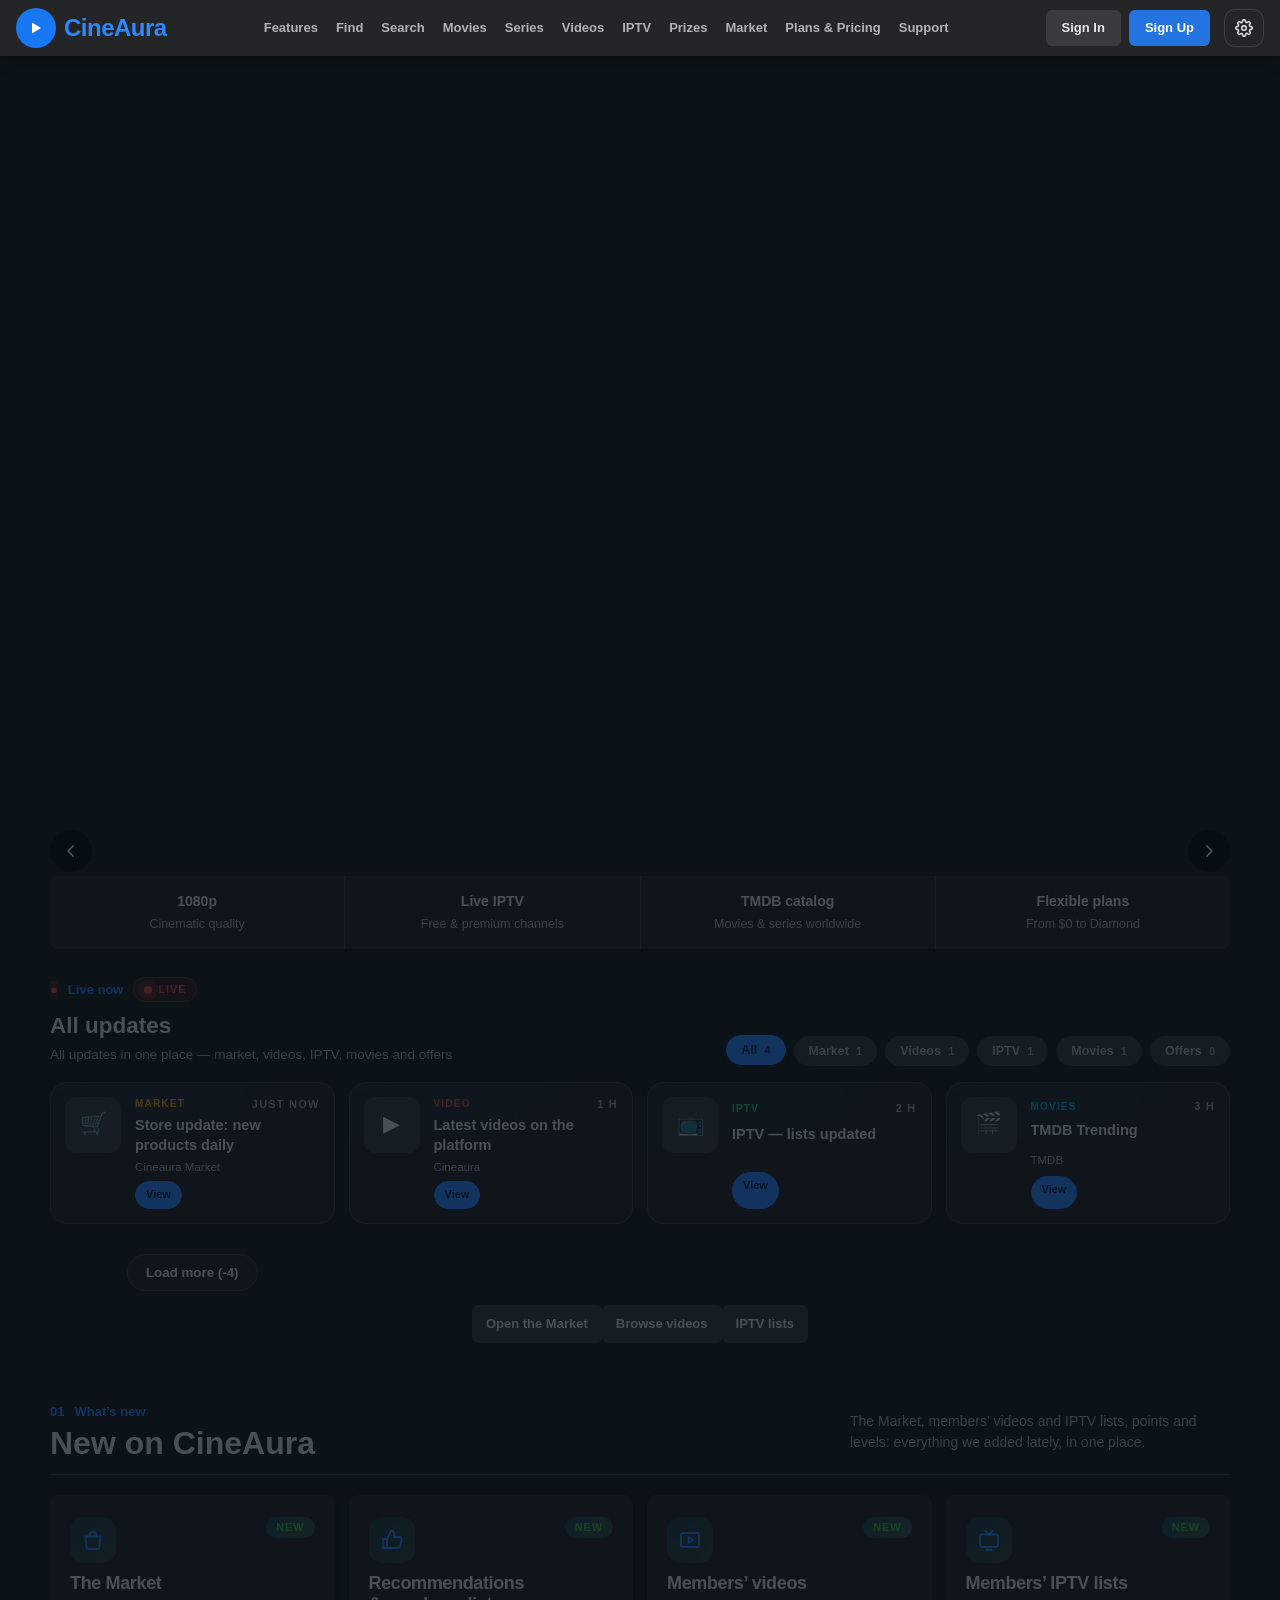
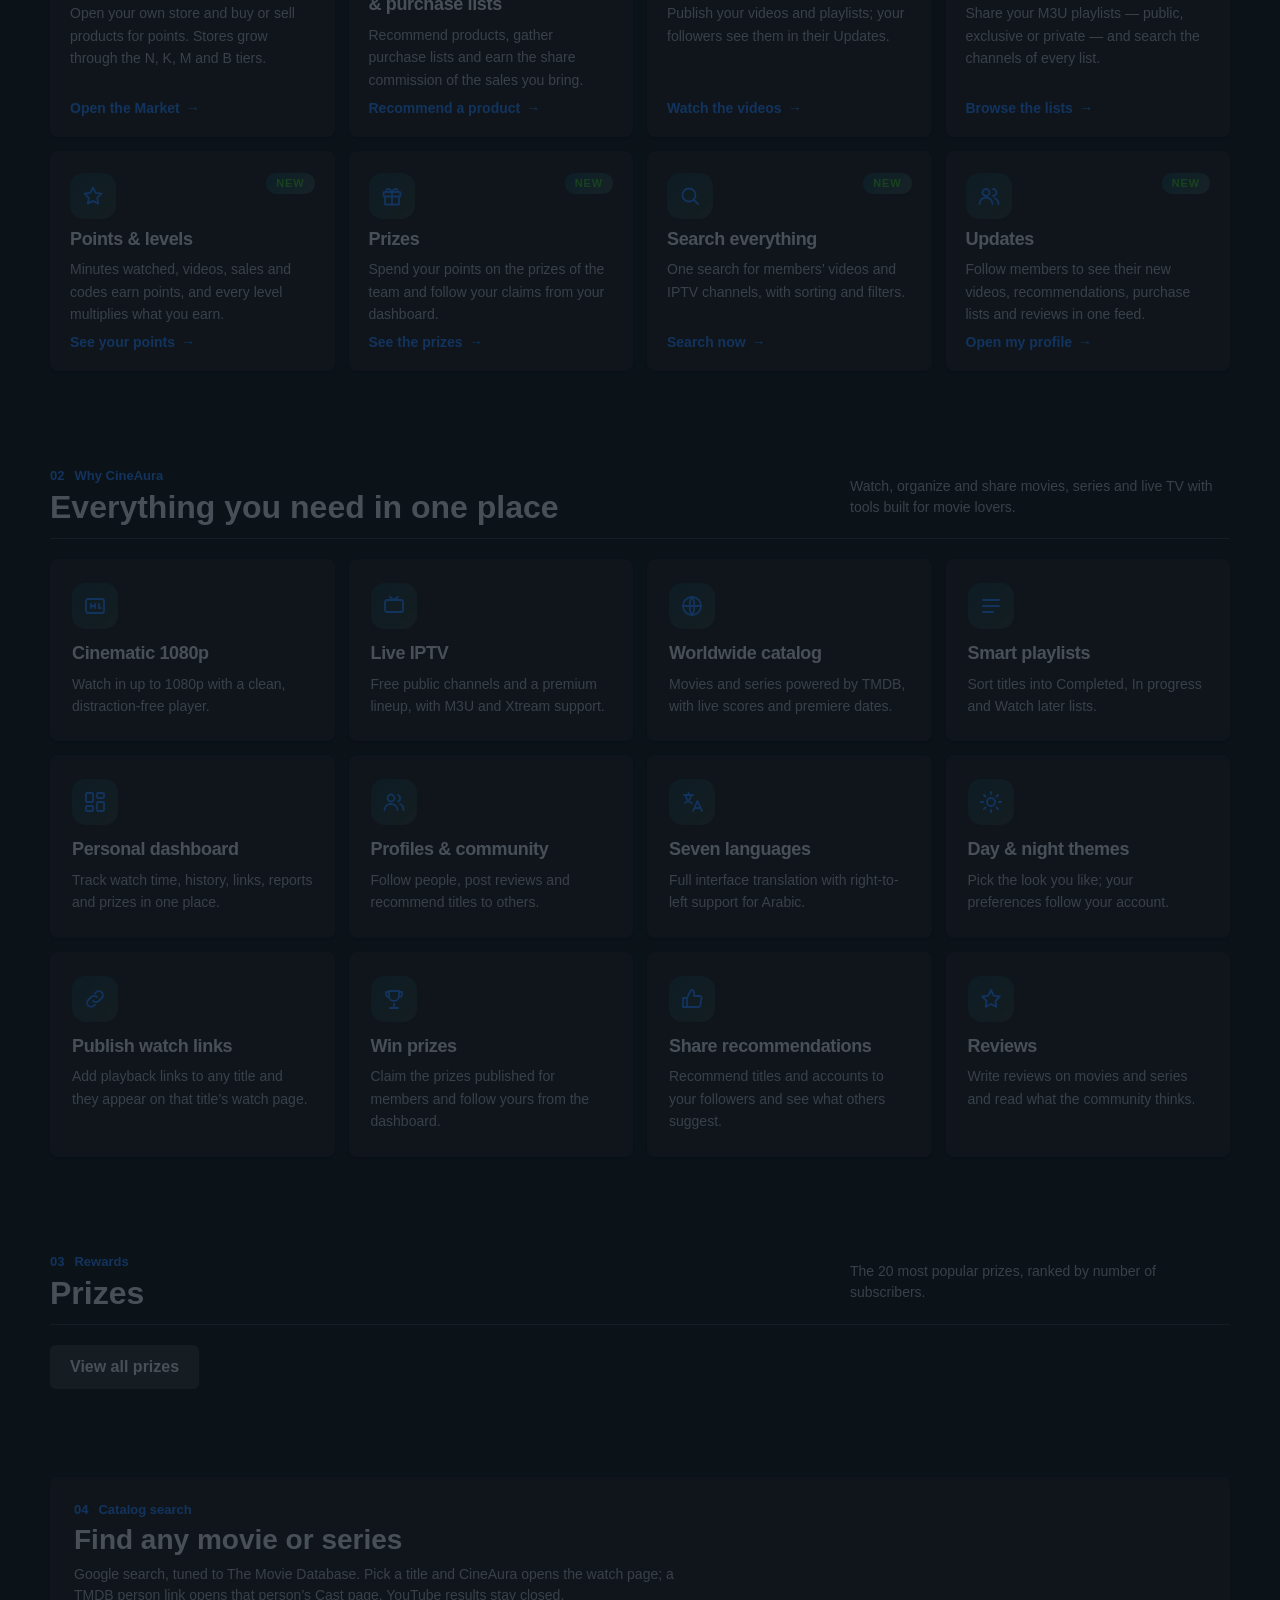
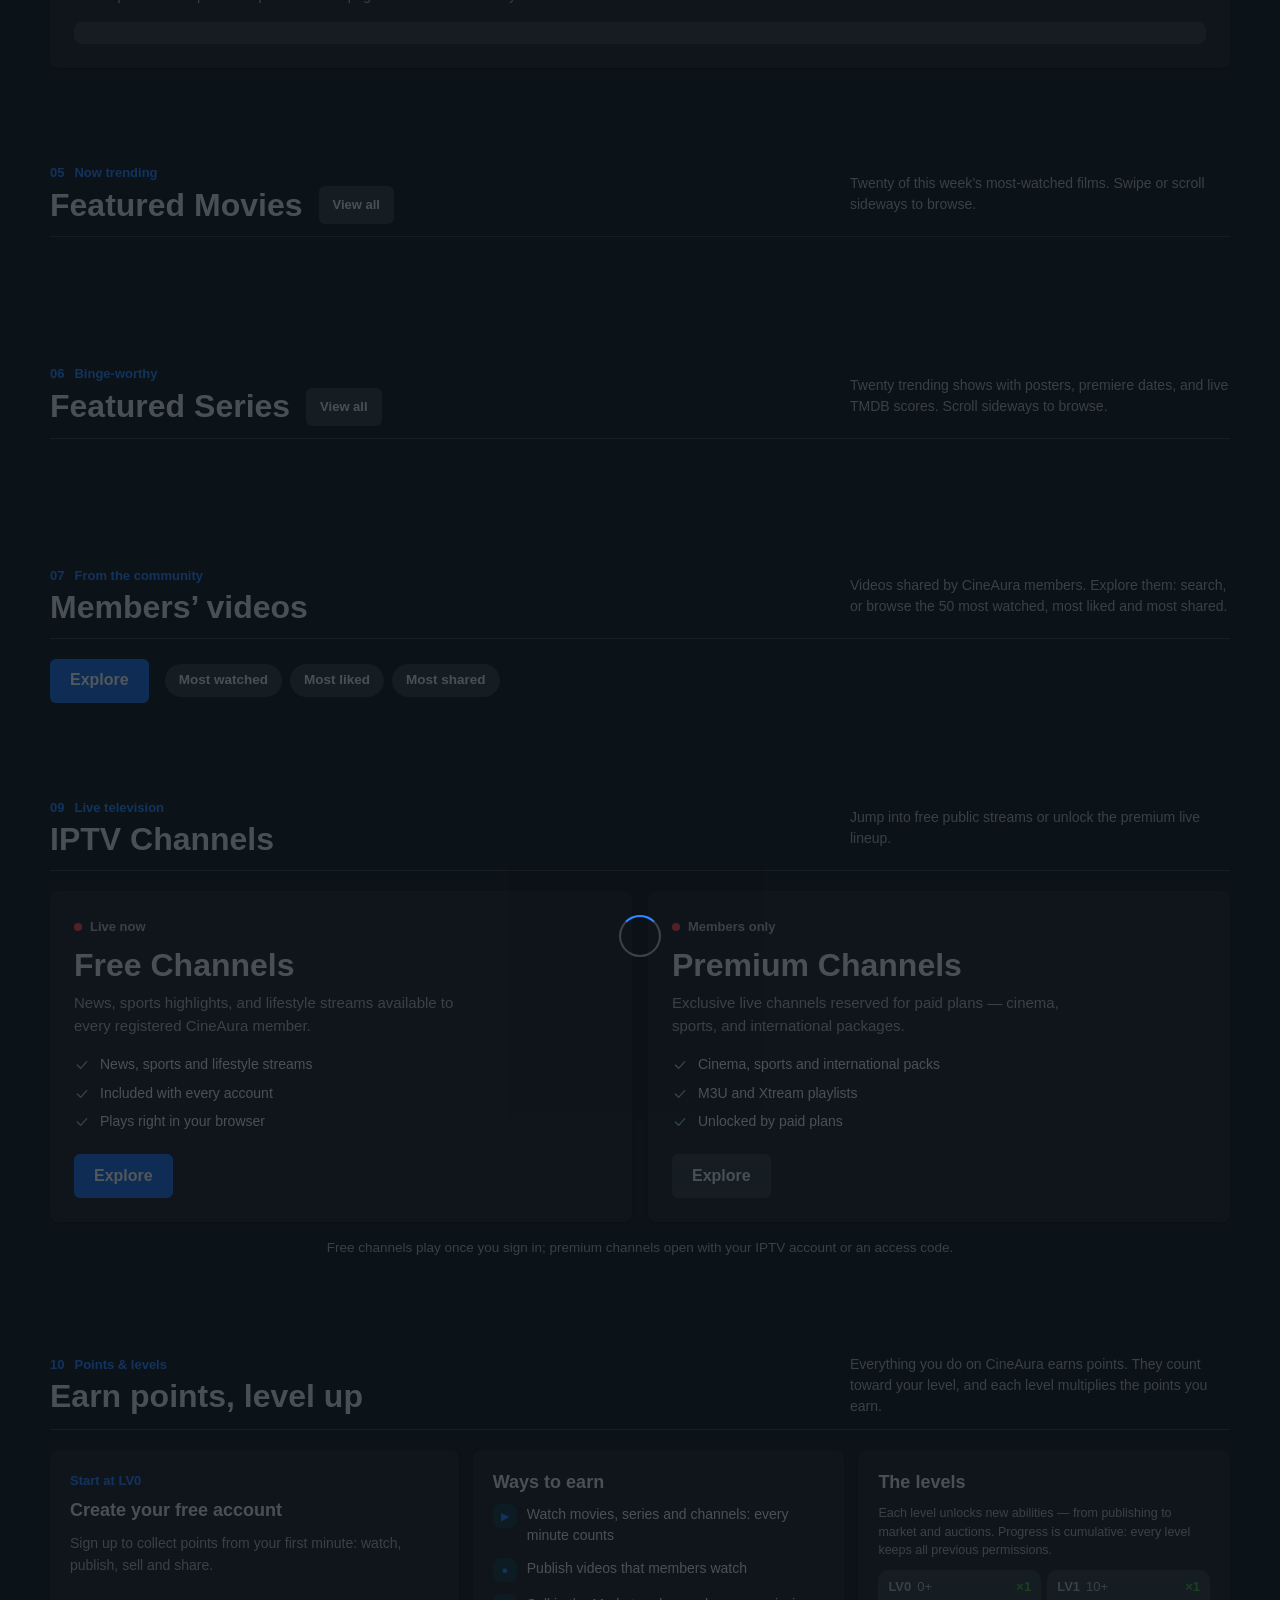
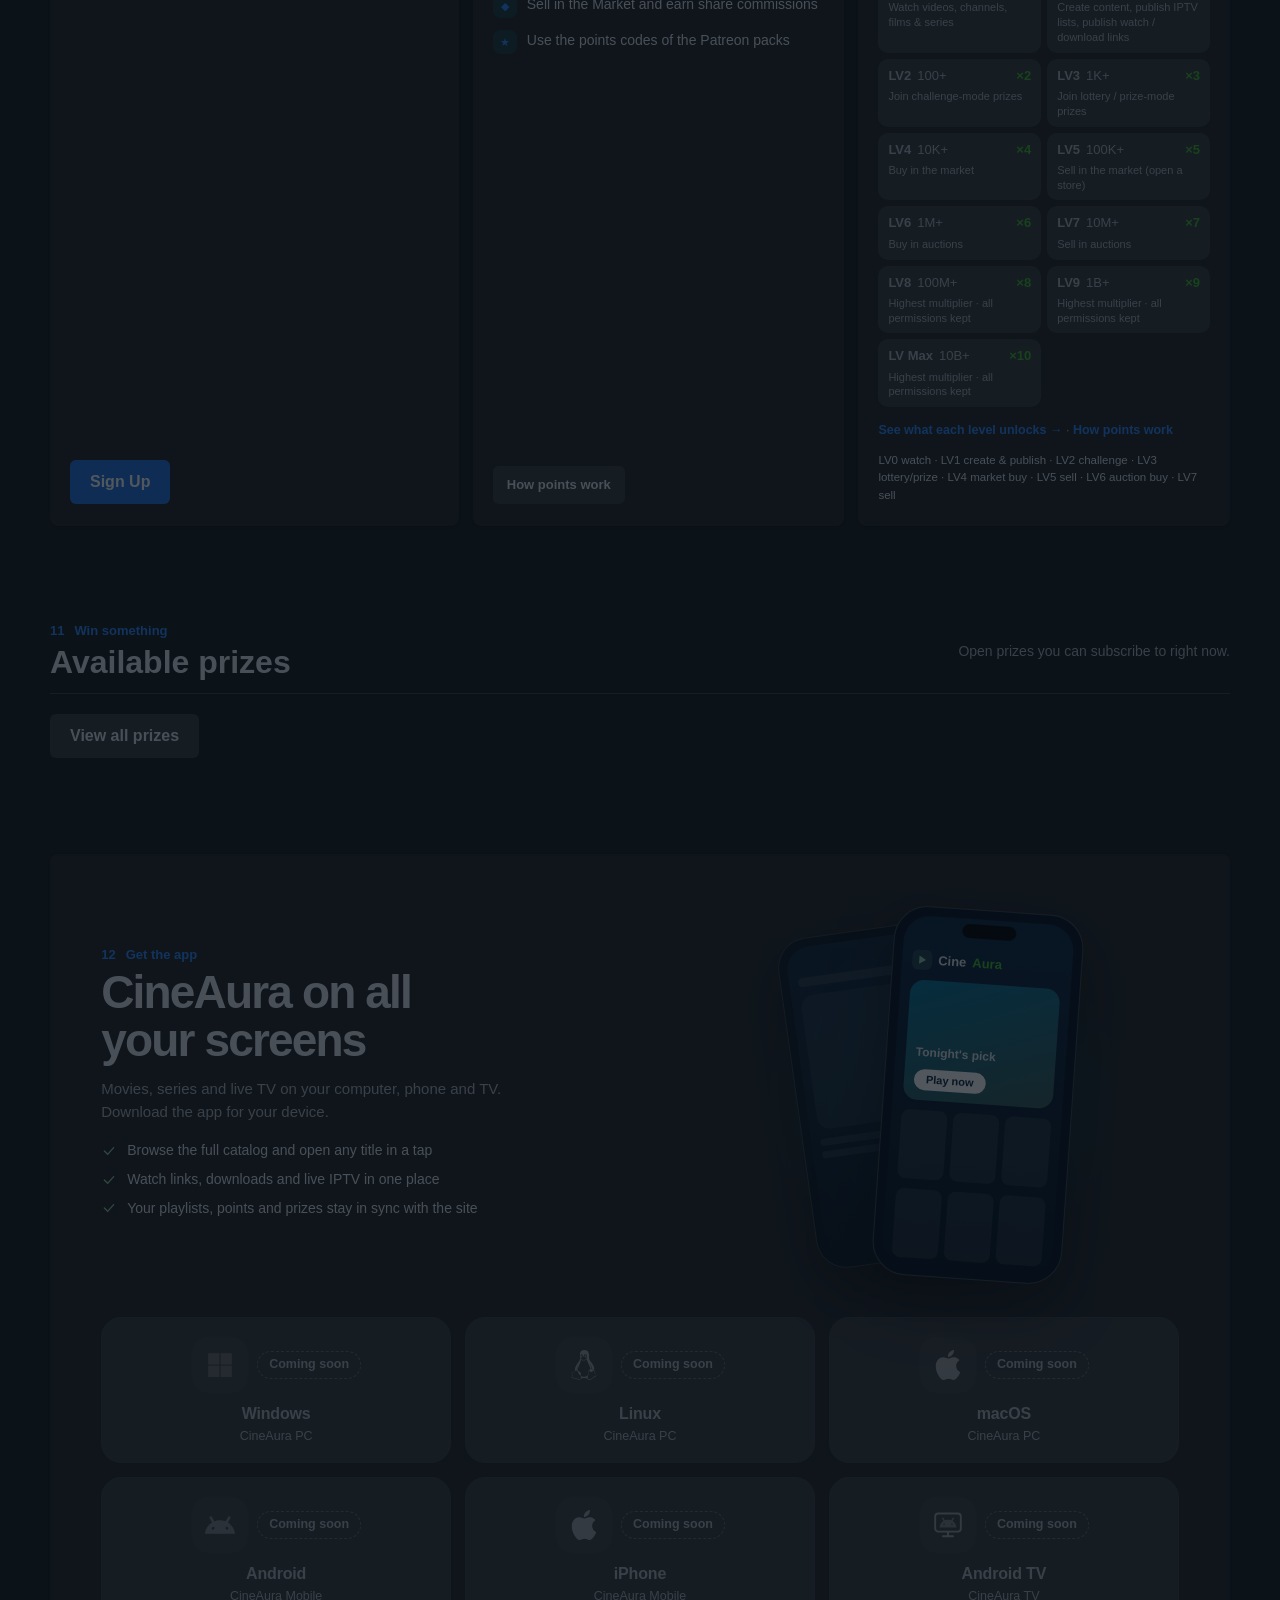
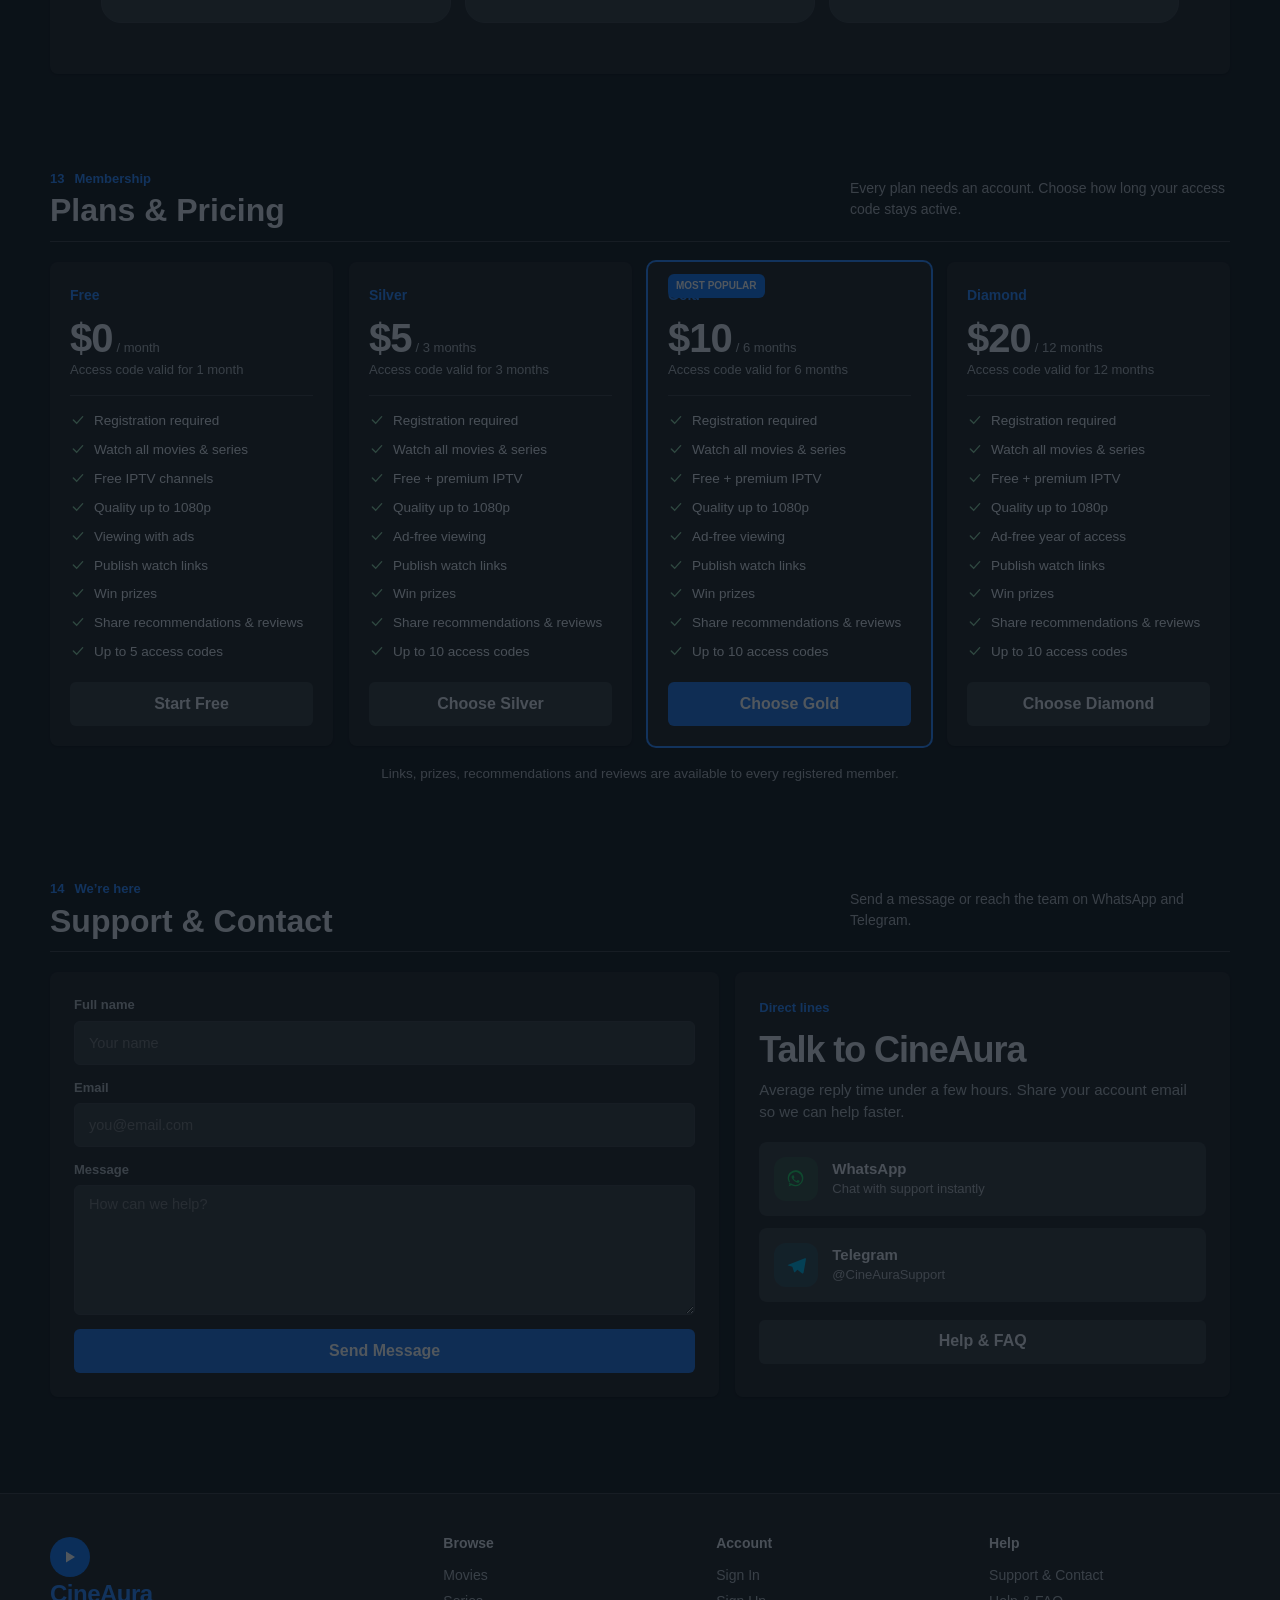
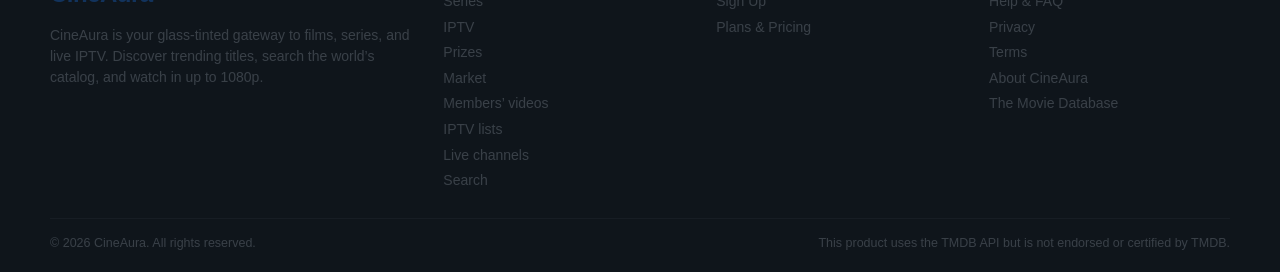
<file: index.html>
<!DOCTYPE html>
<html lang="en">
<head>
  <meta charset="UTF-8" />
  <!-- YouTube needs the site in the Referer of its player (else error 153): this policy wins over
       a stricter one a host or a CDN may add (Referrer-Policy: no-referrer or same-origin) -->
  <meta name="referrer" content="strict-origin-when-cross-origin" />
  <script src="js/prefs.js"></script>
  <meta name="viewport" content="width=device-width, initial-scale=1.0, viewport-fit=cover" />
  <title data-i18n-title="home.title">CineAura — Movies, Series & Live IPTV</title>
  <meta name="description" content="CineAura is a cinematic streaming home for trending movies, series, and live IPTV. Search the catalog, watch in up to 1080p, and pick a plan that fits you." />
  <link rel="icon" href="data:image/svg+xml,%3Csvg xmlns='http://www.w3.org/2000/svg' viewBox='0 0 64 64'%3E%3Cdefs%3E%3ClinearGradient id='g' x1='0' y1='0' x2='1' y2='1'%3E%3Cstop stop-color='%2301b4e4'/%3E%3Cstop offset='1' stop-color='%2390cea1'/%3E%3C/linearGradient%3E%3C/defs%3E%3Crect width='64' height='64' rx='16' fill='%230d253f'/%3E%3Cpolygon points='26,18 48,32 26,46' fill='url(%23g)'/%3E%3C/svg%3E" />
  <link rel="preconnect" href="https://fonts.googleapis.com" />
  <link rel="preconnect" href="https://fonts.gstatic.com" crossorigin />
  <link href="https://fonts.googleapis.com/css2?family=Cormorant+Garamond:wght@500;600;700&family=Outfit:wght@300;400;500;600;700;800&display=swap" rel="stylesheet" />
  <link rel="stylesheet" href="css/style.css" />
  <link rel="stylesheet" href="css/prize.css" />
  <link rel="stylesheet" href="css/browse.css" />
  <link rel="stylesheet" href="css/videos.css" />
  <link rel="stylesheet" href="css/home-hub.css" />
  <link rel="stylesheet" href="css/home-updates.css" />
  <link rel="stylesheet" href="css/facebook.css" />
  <link rel="stylesheet" href="css/mobile.css" />
</head>
<body>
  <div class="bg-orbs" aria-hidden="true">
    <div class="orb orb-cyan"></div>
    <div class="orb orb-green"></div>
    <div class="orb orb-mid"></div>
  </div>
  <div class="grain" aria-hidden="true"></div>

  <div class="site-wrap">
    <header class="header" id="site-header">
      <div class="header-inner">
        <a class="logo" href="./">
          <span class="logo-mark" aria-hidden="true">
            <svg width="14" height="14" viewBox="0 0 16 16" fill="none">
              <path d="M4 2.5L13 8L4 13.5V2.5Z" fill="#90cea1"/>
            </svg>
          </span>
          <span class="logo-word">Cine<span>Aura</span></span>
        </a>

        <!-- Find: the catalog search of this page; Search, Movies, Series, Videos, IPTV and
             Prizes: their own pages; Features, Plans & Pricing and Support: this page -->
        <nav class="nav" aria-label="Primary">
          <a href="#features" data-i18n="nav.features">Features</a>
          <a href="./index.html#search" data-i18n="nav.find">Find</a>
          <a href="./search.html" data-i18n="nav.search">Search</a>
          <a href="./movies.html" data-i18n="nav.movies">Movies</a>
          <a href="./series.html" data-i18n="nav.series">Series</a>
          <a href="./Content.html" data-i18n="nav.videos" data-videos-nav="1">Videos</a>
          <a href="./IPTV.html" data-i18n="nav.iptv">IPTV</a>
          <a href="./Prize.html" data-i18n="nav.prizes">Prizes</a>
          <a href="./Market.html" data-i18n="nav.market">Market</a>
          <a href="#plans" data-i18n="nav.plans">Plans & Pricing</a>
          <a href="#support" data-i18n="nav.support">Support</a>
        </nav>

        <div class="auth auth-guest" id="auth-guest">
          <a class="btn btn-sm btn-ghost" href="./login.html" data-i18n="nav.signin">Sign In</a>
          <a class="btn btn-sm btn-primary" href="./register.html" data-i18n="nav.signup">Sign Up</a>
        </div>
        <div class="auth auth-user" id="auth-user">
          <div class="header-bell-wrap">
            <button class="header-bell-btn" id="header-bell-btn" type="button" aria-label="Notifications" data-i18n-aria="prof.notif">
              <svg width="20" height="20" viewBox="0 0 24 24" fill="none" stroke="currentColor" stroke-width="2" stroke-linecap="round" stroke-linejoin="round"><path d="M18 8A6 6 0 0 0 6 8c0 7-3 9-3 9h18s-3-2-3-9"/><path d="M13.73 21a2 2 0 0 1-3.46 0"/></svg>
              <span class="header-bell-dot" id="header-bell-dot" hidden></span>
            </button>
            <div class="glass header-bell-panel" id="header-bell-panel" hidden></div>
          </div>
          <a class="btn btn-sm btn-primary" href="./dashboard.html" data-i18n="nav.dashboard">Dashboard</a>
          <button class="btn btn-sm btn-danger" id="logout-btn" type="button" data-i18n="nav.logout">Log Out</button>
        </div>

        <button class="hamburger" id="hamburger" type="button" data-i18n-aria="nav.openMenu" aria-label="Open menu">
          <span></span><span></span><span></span>
        </button>
      </div>
    </header>

    <div class="mobile-menu" id="mobile-menu">
      <a href="#features" data-i18n="nav.features">Features</a>
      <a href="./index.html#search" data-i18n="nav.find">Find</a>
      <a href="./search.html" data-i18n="nav.search">Search</a>
      <a href="./movies.html" data-i18n="nav.movies">Movies</a>
      <a href="./series.html" data-i18n="nav.series">Series</a>
      <a href="./Content.html" data-i18n="nav.videos" data-videos-nav="1">Videos</a>
      <a href="./IPTV.html" data-i18n="nav.iptv">IPTV</a>
      <a href="./Prize.html" data-i18n="nav.prizes">Prizes</a>
      <a href="./Market.html" data-i18n="nav.market">Market</a>
      <a href="#plans" data-i18n="nav.plans">Plans & Pricing</a>
      <a href="#support" data-i18n="nav.supportFull">Support & Contact</a>
      <div class="mobile-auth-guest">
        <a href="./login.html" data-i18n="nav.signin">Sign In</a>
        <a href="./register.html" data-i18n="nav.signup">Sign Up</a>
      </div>
      <div class="mobile-auth-user">
        <a href="./dashboard.html" data-i18n="nav.dashboard">Dashboard</a>
        <button type="button" data-logout data-i18n="nav.logout">Log Out</button>
      </div>
    </div>

    <main class="page-main">
      <section class="hero" id="hero" aria-label="Trending slideshow">
        <!-- The bar of the team (Panel > Announcements, sql/panel_admin.sql): js/home-hub.js -->
        <div class="site-banner-slot" id="site-banner" hidden></div>
        <div class="loader" id="hero-loader"><div class="spinner"></div></div>
        <div id="hero-slides"></div>
        <div class="hero-nav">
          <button class="hero-arrow" id="hero-prev" type="button" data-i18n-aria="home.prev" aria-label="Previous slide">
            <svg width="18" height="18" viewBox="0 0 24 24" fill="none"><path d="M15 5L8 12L15 19" stroke="white" stroke-width="2" stroke-linecap="round" stroke-linejoin="round"/></svg>
          </button>
          <div class="hero-thumbs" id="hero-thumbs"></div>
          <button class="hero-arrow" id="hero-next" type="button" data-i18n-aria="home.next" aria-label="Next slide">
            <svg width="18" height="18" viewBox="0 0 24 24" fill="none"><path d="M9 5L16 12L9 19" stroke="white" stroke-width="2" stroke-linecap="round" stroke-linejoin="round"/></svg>
          </button>
        </div>
      </section>

      <div class="trust" aria-hidden="true">
        <div><strong>1080p</strong><span data-i18n="home.trust.q">Cinematic quality</span></div>
        <div><strong data-i18n="home.trust.live">Live IPTV</strong><span data-i18n="home.trust.liveSub">Free & premium channels</span></div>
        <div><strong data-i18n="home.trust.cat">TMDB catalog</strong><span data-i18n="home.trust.catSub">Movies & series worldwide</span></div>
        <div><strong data-i18n="home.trust.plans">Flexible plans</strong><span data-i18n="home.trust.plansSub">From $0 to Diamond</span></div>
      </div>

      <!-- LIVE UPDATES — unified feed of every novelty on CineAura -->
      <section class="section" id="live-updates" aria-labelledby="live-updates-h">
        <div class="container">
          <div class="live-head">
            <div class="live-title">
              <div class="kicker"><span class="kicker-num" style="background:rgba(231,76,60,.18);color:#e74c3c;border-color:rgba(231,76,60,.3)">●</span><span class="eyebrow" data-i18n="home.live.kicker">Live now</span> <span class="live-live" aria-hidden="true"><i></i><span data-i18n="home.live.live">LIVE</span></span></div>
              <h2 id="live-updates-h" data-i18n="home.live.h2">جميع التحديثات</h2>
              <p class="lead" data-live-subtitle data-i18n="home.live.p" style="margin:0;color:var(--muted);font-size:13.5px">All updates in one place — Market, videos, IPTV, movies and offers.</p>
            </div>
            <div class="live-filters" id="live-filters" aria-label="Filter updates"></div>
          </div>
          <div class="live-grid" id="live-grid" aria-live="polite" aria-busy="true">
            <div class="live-loading"><div class="spinner" style="margin:10px auto"></div><div data-i18n="home.live.loading">جاري تحميل التحديثات…</div></div>
          </div>
          <p class="live-more" style="text-align:center;margin-top:14px"><a class="btn btn-sm btn-ghost" href="./Market.html" data-i18n="home.live.openMarket">Open the Market</a> <a class="btn btn-sm btn-ghost" href="./Content.html" data-i18n="home.live.openVideos">Browse videos</a> <a class="btn btn-sm btn-ghost" href="./IPTV.html" data-i18n="home.live.openIptv">IPTV lists</a></p>
        </div>
      </section>

      <!-- What's new on CineAura: one card per feature of the last updates (js/home-hub.js adds the numbers) -->
      <section class="section hh-new" id="whats-new">
        <div class="container">
          <div class="section-head">
            <div>
              <div class="kicker"><span class="kicker-num">01</span><span class="eyebrow" data-i18n="hh.new.kicker">What’s new</span></div>
              <h2 data-i18n="hh.new.h2">New on CineAura</h2>
            </div>
            <p data-i18n="hh.new.p">The Market, members’ videos and IPTV lists, points and levels: everything we added lately, in one place.</p>
          </div>
          <div class="hh-new-grid">
            <a class="glass hh-new-card" href="./Market.html">
              <span class="hh-new-top"><span class="feat-ico" aria-hidden="true"><svg width="24" height="24" viewBox="0 0 24 24" fill="none" stroke="currentColor" stroke-width="1.8" stroke-linecap="round" stroke-linejoin="round"><path d="M4.5 8.5h15l-1.2 11a1.6 1.6 0 0 1-1.6 1.5H7.3a1.6 1.6 0 0 1-1.6-1.5z"/><path d="M8.8 8.5V7a3.2 3.2 0 0 1 6.4 0v1.5"/></svg></span><span class="hh-new-badge" data-i18n="hh.new.badge">New</span></span>
              <h3 data-i18n="hh.new.market.t">The Market</h3>
              <p data-i18n="hh.new.market.p">Open your own store and buy or sell products for points. Stores grow through the N, K, M and B tiers.</p>
              <span class="hh-new-stat" data-hh-stat="market" hidden></span>
              <span class="hh-new-go"><span data-i18n="hh.new.market.go">Open the Market</span> <span aria-hidden="true" class="hh-arrow">→</span></span>
            </a>
            <a class="glass hh-new-card" href="./Market.html">
              <span class="hh-new-top"><span class="feat-ico" aria-hidden="true"><svg width="24" height="24" viewBox="0 0 24 24" fill="none" stroke="currentColor" stroke-width="1.8" stroke-linecap="round" stroke-linejoin="round"><path d="M7 11l4-8a2.5 2.5 0 0 1 3 2.5V9h5.5a2 2 0 0 1 2 2.3l-1.2 7A2 2 0 0 1 18.3 20H7zM3 11h4v9H3z"/></svg></span><span class="hh-new-badge" data-i18n="hh.new.badge">New</span></span>
              <h3 data-i18n="hh.new.rec.t">Recommendations & purchase lists</h3>
              <p data-i18n="hh.new.rec.p">Recommend products, gather purchase lists and earn the share commission of the sales you bring.</p>
              <span class="hh-new-stat" data-hh-stat="recs" hidden></span>
              <span class="hh-new-go"><span data-i18n="hh.new.rec.go">Recommend a product</span> <span aria-hidden="true" class="hh-arrow">→</span></span>
            </a>
            <a class="glass hh-new-card" href="./Content.html">
              <span class="hh-new-top"><span class="feat-ico" aria-hidden="true"><svg width="24" height="24" viewBox="0 0 24 24" fill="none" stroke="currentColor" stroke-width="1.8" stroke-linecap="round" stroke-linejoin="round"><rect x="3" y="5" width="18" height="14" rx="2.5"/><path d="M10.5 9.3v5.4l4.5-2.7z"/></svg></span><span class="hh-new-badge" data-i18n="hh.new.badge">New</span></span>
              <h3 data-i18n="hh.new.videos.t">Members’ videos</h3>
              <p data-i18n="hh.new.videos.p">Publish your videos and playlists; your followers see them in their Updates.</p>
              <span class="hh-new-stat" data-hh-stat="videos" hidden></span>
              <span class="hh-new-go"><span data-i18n="hh.new.videos.go">Watch the videos</span> <span aria-hidden="true" class="hh-arrow">→</span></span>
            </a>
            <a class="glass hh-new-card" href="./IPTV.html">
              <span class="hh-new-top"><span class="feat-ico" aria-hidden="true"><svg width="24" height="24" viewBox="0 0 24 24" fill="none" stroke="currentColor" stroke-width="1.8" stroke-linecap="round" stroke-linejoin="round"><rect x="3" y="6.5" width="18" height="12.5" rx="2"/><path d="M8.5 3l3.5 3.5L15.5 3M9 22h6"/></svg></span><span class="hh-new-badge" data-i18n="hh.new.badge">New</span></span>
              <h3 data-i18n="hh.new.iptv.t">Members’ IPTV lists</h3>
              <p data-i18n="hh.new.iptv.p">Share your M3U playlists — public, exclusive or private — and search the channels of every list.</p>
              <span class="hh-new-stat" data-hh-stat="lists" hidden></span>
              <span class="hh-new-go"><span data-i18n="hh.new.iptv.go">Browse the lists</span> <span aria-hidden="true" class="hh-arrow">→</span></span>
            </a>
            <a class="glass hh-new-card" href="./dashboard.html#points">
              <span class="hh-new-top"><span class="feat-ico" aria-hidden="true"><svg width="24" height="24" viewBox="0 0 24 24" fill="none" stroke="currentColor" stroke-width="1.8" stroke-linecap="round" stroke-linejoin="round"><path d="M12 3.5l2.6 5.3 5.9.9-4.3 4.1 1 5.8L12 16.9l-5.2 2.7 1-5.8-4.3-4.1 5.9-.9z"/></svg></span><span class="hh-new-badge" data-i18n="hh.new.badge">New</span></span>
              <h3 data-i18n="hh.new.points.t">Points & levels</h3>
              <p data-i18n="hh.new.points.p">Minutes watched, videos, sales and codes earn points, and every level multiplies what you earn.</p>
              <span class="hh-new-stat" data-hh-stat="points" hidden></span>
              <span class="hh-new-go"><span data-i18n="hh.new.points.go">See your points</span> <span aria-hidden="true" class="hh-arrow">→</span></span>
            </a>
            <a class="glass hh-new-card" href="./Prize.html">
              <span class="hh-new-top"><span class="feat-ico" aria-hidden="true"><svg width="24" height="24" viewBox="0 0 24 24" fill="none" stroke="currentColor" stroke-width="1.8" stroke-linecap="round" stroke-linejoin="round"><rect x="3.5" y="8" width="17" height="4.5" rx="1"/><path d="M5 12.5V20.5h14v-8M12 8v12.5"/><path d="M12 8C10.5 4.5 6.5 4 6.5 6.3S9.5 8 12 8zM12 8c1.5-3.5 5.5-4 5.5-1.7S14.5 8 12 8z"/></svg></span><span class="hh-new-badge" data-i18n="hh.new.badge">New</span></span>
              <h3 data-i18n="hh.new.prizes.t">Prizes</h3>
              <p data-i18n="hh.new.prizes.p">Spend your points on the prizes of the team and follow your claims from your dashboard.</p>
              <span class="hh-new-stat" data-hh-stat="prizes" hidden></span>
              <span class="hh-new-go"><span data-i18n="hh.new.prizes.go">See the prizes</span> <span aria-hidden="true" class="hh-arrow">→</span></span>
            </a>
            <a class="glass hh-new-card" href="./Search.html">
              <span class="hh-new-top"><span class="feat-ico" aria-hidden="true"><svg width="24" height="24" viewBox="0 0 24 24" fill="none" stroke="currentColor" stroke-width="1.8" stroke-linecap="round" stroke-linejoin="round"><circle cx="11" cy="11" r="6.5"/><path d="M20 20l-4.3-4.3"/></svg></span><span class="hh-new-badge" data-i18n="hh.new.badge">New</span></span>
              <h3 data-i18n="hh.new.search.t">Search everything</h3>
              <p data-i18n="hh.new.search.p">One search for members’ videos and IPTV channels, with sorting and filters.</p>
              
              <span class="hh-new-go"><span data-i18n="hh.new.search.go">Search now</span> <span aria-hidden="true" class="hh-arrow">→</span></span>
            </a>
            <a class="glass hh-new-card" href="./Profile.html">
              <span class="hh-new-top"><span class="feat-ico" aria-hidden="true"><svg width="24" height="24" viewBox="0 0 24 24" fill="none" stroke="currentColor" stroke-width="1.8" stroke-linecap="round" stroke-linejoin="round"><circle cx="9" cy="8.5" r="3.5"/><path d="M2.5 20a6.5 6.5 0 0 1 13 0"/><path d="M16 5a3.5 3.5 0 0 1 0 7M18 14.3a6.5 6.5 0 0 1 3.5 5.7"/></svg></span><span class="hh-new-badge" data-i18n="hh.new.badge">New</span></span>
              <h3 data-i18n="hh.new.updates.t">Updates</h3>
              <p data-i18n="hh.new.updates.p">Follow members to see their new videos, recommendations, purchase lists and reviews in one feed.</p>
              
              <span class="hh-new-go"><span data-i18n="hh.new.updates.go">Open my profile</span> <span aria-hidden="true" class="hh-arrow">→</span></span>
            </a>
          </div>
        </div>
      </section>

      <section class="section features-section" id="features">
        <div class="container">
          <div class="section-head">
            <div>
              <div class="kicker"><span class="kicker-num">02</span><span class="eyebrow" data-i18n="home.feat.kicker">Why CineAura</span></div>
              <h2 data-i18n="home.feat.h2">Everything you need in one place</h2>
            </div>
            <p data-i18n="home.feat.p">Watch, organize and share movies, series and live TV with tools built for movie lovers.</p>
          </div>
          <div class="feat-grid">
            <article class="glass feat-card">
              <span class="feat-ico" aria-hidden="true"><svg width="24" height="24" viewBox="0 0 24 24" fill="none" stroke="currentColor" stroke-width="1.8" stroke-linecap="round" stroke-linejoin="round"><rect x="3" y="5" width="18" height="14" rx="2"/><path d="M8 10v4M12 10v4M8 12h4M16 10v4h2"/></svg></span>
              <h3 data-i18n="home.feat.hd.t">Cinematic 1080p</h3>
              <p data-i18n="home.feat.hd.p">Watch in up to 1080p with a clean, distraction-free player.</p>
            </article>
            <article class="glass feat-card">
              <span class="feat-ico" aria-hidden="true"><svg width="24" height="24" viewBox="0 0 24 24" fill="none" stroke="currentColor" stroke-width="1.8" stroke-linecap="round" stroke-linejoin="round"><rect x="3" y="6" width="18" height="12" rx="2"/><path d="M8 3l4 3 4-3"/></svg></span>
              <h3 data-i18n="home.feat.iptv.t">Live IPTV</h3>
              <p data-i18n="home.feat.iptv.p">Free public channels and a premium lineup, with M3U and Xtream support.</p>
            </article>
            <article class="glass feat-card">
              <span class="feat-ico" aria-hidden="true"><svg width="24" height="24" viewBox="0 0 24 24" fill="none" stroke="currentColor" stroke-width="1.8" stroke-linecap="round" stroke-linejoin="round"><circle cx="12" cy="12" r="9"/><path d="M3 12h18M12 3c3 3 3 15 0 18M12 3c-3 3-3 15 0 18"/></svg></span>
              <h3 data-i18n="home.feat.cat.t">Worldwide catalog</h3>
              <p data-i18n="home.feat.cat.p">Movies and series powered by TMDB, with live scores and premiere dates.</p>
            </article>
            <article class="glass feat-card">
              <span class="feat-ico" aria-hidden="true"><svg width="24" height="24" viewBox="0 0 24 24" fill="none" stroke="currentColor" stroke-width="1.8" stroke-linecap="round" stroke-linejoin="round"><path d="M4 6h16M4 12h16M4 18h10"/></svg></span>
              <h3 data-i18n="home.feat.list.t">Smart playlists</h3>
              <p data-i18n="home.feat.list.p">Sort titles into Completed, In progress and Watch later lists.</p>
            </article>
            <article class="glass feat-card">
              <span class="feat-ico" aria-hidden="true"><svg width="24" height="24" viewBox="0 0 24 24" fill="none" stroke="currentColor" stroke-width="1.8" stroke-linecap="round" stroke-linejoin="round"><rect x="3" y="3" width="7" height="9" rx="1"/><rect x="14" y="3" width="7" height="5" rx="1"/><rect x="14" y="12" width="7" height="9" rx="1"/><rect x="3" y="16" width="7" height="5" rx="1"/></svg></span>
              <h3 data-i18n="home.feat.dash.t">Personal dashboard</h3>
              <p data-i18n="home.feat.dash.p">Track watch time, history, links, reports and prizes in one place.</p>
            </article>
            <article class="glass feat-card">
              <span class="feat-ico" aria-hidden="true"><svg width="24" height="24" viewBox="0 0 24 24" fill="none" stroke="currentColor" stroke-width="1.8" stroke-linecap="round" stroke-linejoin="round"><circle cx="9" cy="8" r="3.5"/><path d="M2.5 20c0-3.6 2.9-6 6.5-6s6.5 2.4 6.5 6M16 5a3.5 3.5 0 010 6.5M18 14c2 .6 3.5 2.4 3.5 6"/></svg></span>
              <h3 data-i18n="home.feat.social.t">Profiles & community</h3>
              <p data-i18n="home.feat.social.p">Follow people, post reviews and recommend titles to others.</p>
            </article>
            <article class="glass feat-card">
              <span class="feat-ico" aria-hidden="true"><svg width="24" height="24" viewBox="0 0 24 24" fill="none" stroke="currentColor" stroke-width="1.8" stroke-linecap="round" stroke-linejoin="round"><path d="M4 5h9M8.5 3v2M6 5c0 4 2.5 7 6 8M11 5c0 3-2.5 6.500-6 8M13 21l4.500-10L22 21M14.500 18h6"/></svg></span>
              <h3 data-i18n="home.feat.lang.t">Seven languages</h3>
              <p data-i18n="home.feat.lang.p">Full interface translation with right-to-left support for Arabic.</p>
            </article>
            <article class="glass feat-card">
              <span class="feat-ico" aria-hidden="true"><svg width="24" height="24" viewBox="0 0 24 24" fill="none" stroke="currentColor" stroke-width="1.8" stroke-linecap="round" stroke-linejoin="round"><circle cx="12" cy="12" r="4"/><path d="M12 2v2M12 20v2M2 12h2M20 12h2M5 5l1.500 1.500M17.500 17.500L19 19M5 19l1.500-1.500M17.500 6.500L19 5"/></svg></span>
              <h3 data-i18n="home.feat.theme.t">Day & night themes</h3>
              <p data-i18n="home.feat.theme.p">Pick the look you like; your preferences follow your account.</p>
            </article>
            <article class="glass feat-card">
              <span class="feat-ico" aria-hidden="true"><svg width="24" height="24" viewBox="0 0 24 24" fill="none" stroke="currentColor" stroke-width="1.8" stroke-linecap="round" stroke-linejoin="round"><path d="M10 14a4 4 0 005.7 0l3-3a4 4 0 00-5.7-5.7l-1 1M14 10a4 4 0 00-5.7 0l-3 3a4 4 0 005.7 5.7l1-1"/></svg></span>
              <h3 data-i18n="home.feat.links.t">Publish watch links</h3>
              <p data-i18n="home.feat.links.p">Add playback links to any title and they appear on that title’s watch page.</p>
            </article>
            <article class="glass feat-card">
              <span class="feat-ico" aria-hidden="true"><svg width="24" height="24" viewBox="0 0 24 24" fill="none" stroke="currentColor" stroke-width="1.8" stroke-linecap="round" stroke-linejoin="round"><path d="M8 21h8M12 17v4M7 4h10v5a5 5 0 01-10 0zM17 5h3v2a3 3 0 01-3 3M7 5H4v2a3 3 0 003 3"/></svg></span>
              <h3 data-i18n="home.feat.prize.t">Win prizes</h3>
              <p data-i18n="home.feat.prize.p">Claim the prizes published for members and follow yours from the dashboard.</p>
            </article>
            <article class="glass feat-card">
              <span class="feat-ico" aria-hidden="true"><svg width="24" height="24" viewBox="0 0 24 24" fill="none" stroke="currentColor" stroke-width="1.8" stroke-linecap="round" stroke-linejoin="round"><path d="M7 11l4-8a2.500 2.500 0 013 2.500V9h5.500a2 2 0 012 2.300l-1.200 7A2 2 0 0118.300 20H7zM3 11h4v9H3z"/></svg></span>
              <h3 data-i18n="home.feat.rec.t">Share recommendations</h3>
              <p data-i18n="home.feat.rec.p">Recommend titles and accounts to your followers and see what others suggest.</p>
            </article>
            <article class="glass feat-card">
              <span class="feat-ico" aria-hidden="true"><svg width="24" height="24" viewBox="0 0 24 24" fill="none" stroke="currentColor" stroke-width="1.8" stroke-linecap="round" stroke-linejoin="round"><path d="M12 3l2.700 5.600 6.100.9-4.400 4.300 1 6.100L12 17l-5.400 2.900 1-6.100L3.200 9.500l6.100-.9z"/></svg></span>
              <h3 data-i18n="home.feat.rev.t">Reviews</h3>
              <p data-i18n="home.feat.rev.p">Write reviews on movies and series and read what the community thinks.</p>
            </article>
          </div>
        </div>
      </section>

      <section class="section" id="prizes">
        <div class="container">
          <div class="section-head">
            <div>
              <div class="kicker"><span class="kicker-num">03</span><span class="eyebrow" data-i18n="prize.eyebrow">Rewards</span></div>
              <h2 data-i18n="prize.h1">Prizes</h2>
            </div>
            <p data-i18n="prize.topLead">The 20 most popular prizes, ranked by number of subscribers.</p>
          </div>
          <div id="home-top-prizes"><div class="loader" style="display:grid"><div class="spinner"></div></div></div>
          <p style="margin-top:20px"><a class="btn btn-lg btn-ghost" href="./Prize.html" data-i18n="prize.viewAll">View all prizes</a></p>
        </div>
      </section>

      <section class="section search-section" id="search">
        <div class="container">
          <div class="glass search-box">
            <div class="kicker"><span class="kicker-num">04</span><span class="eyebrow" data-i18n="home.search.kicker">Catalog search</span></div>
            <h2 data-i18n="home.search.h2">Find any movie or series</h2>
            <p class="lead" data-i18n="home.search.lead">Google search, tuned to The Movie Database. Pick a title and CineAura opens the watch page; a TMDB person link opens that person’s Cast page. YouTube results stay closed.</p>
            <div class="cse-wrap">
              <script async src="https://cse.google.com/cse.js?cx=83edb34d7a98c45b2"></script>
              <div class="gcse-search"></div>
            </div>
          </div>
        </div>
      </section>

      <section class="section" id="movies">
        <div class="container">
          <div class="section-head">
            <div>
              <div class="kicker"><span class="kicker-num">05</span><span class="eyebrow" data-i18n="home.movies.kicker">Now trending</span></div>
              <div class="br-title-row">
                <h2 data-i18n="home.movies.h2">Featured Movies</h2>
                <a class="btn btn-sm btn-ghost" href="./movies.html" data-i18n="browse.viewAll">View all</a>
              </div>
            </div>
            <p data-i18n="home.movies.p">Twenty of this week’s most-watched films. Swipe or scroll sideways to browse.</p>
          </div>
        </div>
        <div class="marquee-wrap">
          <div class="marquee" id="movies-track"></div>
        </div>
      </section>

      <section class="section" id="series">
        <div class="container">
          <div class="section-head">
            <div>
              <div class="kicker"><span class="kicker-num">06</span><span class="eyebrow" data-i18n="home.series.kicker">Binge-worthy</span></div>
              <div class="br-title-row">
                <h2 data-i18n="home.series.h2">Featured Series</h2>
                <a class="btn btn-sm btn-ghost" href="./series.html" data-i18n="browse.viewAll">View all</a>
              </div>
            </div>
            <p data-i18n="home.series.p">Twenty trending shows with posters, premiere dates, and live TMDB scores. Scroll sideways to browse.</p>
          </div>
        </div>
        <div class="marquee-wrap">
          <div class="marquee reverse" id="series-track"></div>
        </div>
      </section>

      <!-- Members' videos (sql/content.sql): the most watched ones, filled by
           js/home-videos.js; Explore opens Content.html (the search box and the 50
           most watched / liked / shared videos). -->
      <section class="section" id="videos">
        <div class="container">
          <div class="section-head">
            <div>
              <div class="kicker"><span class="kicker-num">07</span><span class="eyebrow" data-i18n="home.vids.kicker">From the community</span></div>
              <h2 data-i18n="home.vids.h2">Members’ videos</h2>
            </div>
            <p data-i18n="home.vids.p">Videos shared by CineAura members. Explore them: search, or browse the 50 most watched, most liked and most shared.</p>
          </div>
        </div>
        <div class="marquee-wrap hv-wrap" id="videos-row" hidden>
          <div class="marquee hv-track" id="videos-track" aria-busy="true"></div>
        </div>
        <div class="container">
          <div class="hv-cta">
            <a class="btn btn-lg btn-primary hv-explore" href="./Content.html" data-i18n="home.vids.explore">Explore</a>
            <nav class="hv-chips" aria-label="The 50 most popular videos" data-i18n-aria="home.vids.listsLabel">
              <a class="hv-chip" href="./Content.html" data-i18n="vid.hub.tab.minutes">Most watched</a>
              <a class="hv-chip" href="./Content.html?top=likes" data-i18n="vid.hub.tab.likes">Most liked</a>
              <a class="hv-chip" href="./Content.html?top=shares" data-i18n="vid.hub.tab.shares">Most shared</a>
            </nav>
          </div>
        </div>
      </section>

      <!-- The members' market (sql/market.sql): trending products, the top stores (their tier) and
           the popular categories, filled by js/home-hub.js (left hidden without market.sql) -->
      <section class="section hh-market" id="home-market" hidden>
        <div class="container">
          <div class="section-head">
            <div>
              <div class="kicker"><span class="kicker-num">08</span><span class="eyebrow" data-i18n="hh.mkt.kicker">Members’ market</span></div>
              <h2 data-i18n="hh.mkt.h2">Buy and sell for points</h2>
            </div>
            <p data-i18n="hh.mkt.p">Products sold by CineAura members, paid with the points you earn. The points stay safe until you receive your order.</p>
          </div>
          <nav class="hh-cats" id="hh-cats" aria-label="Popular categories" data-i18n-aria="hh.mkt.cats" hidden></nav>
          <h3 class="hh-sub" data-i18n="hh.mkt.trending">Trending products</h3>
        </div>
        <div class="container">
          <div class="hh-row" id="hh-products" aria-busy="true"></div>
          <div id="hh-stores-wrap" hidden>
            <h3 class="hh-sub" data-i18n="hh.mkt.stores">Top stores</h3>
            <div class="hh-stores" id="hh-stores"></div>
          </div>
          <div class="hv-cta">
            <a class="btn btn-lg btn-primary" href="./Market.html" data-i18n="hh.mkt.open">Open the Market</a>
            <a class="btn btn-lg btn-ghost" href="./Market.html#settings" data-i18n="hh.mkt.sell">Open your store</a>
          </div>
        </div>
      </section>

      <section class="section" id="iptv">
        <div class="container">
          <div class="section-head">
            <div>
              <div class="kicker"><span class="kicker-num">09</span><span class="eyebrow" data-i18n="home.iptv.kicker">Live television</span></div>
              <h2 data-i18n="home.iptv.h2">IPTV Channels</h2>
            </div>
            <p data-i18n="home.iptv.p">Jump into free public streams or unlock the premium live lineup.</p>
          </div>
        </div>
        <!-- Most watched channels: filled by js/home-channels.js (sql/channel_views.sql) -->
        <div class="tch" id="iptv-top" role="region" data-state="loading" aria-labelledby="iptv-top-h">
          <div class="container tch-head">
            <h3 id="iptv-top-h"><span class="live-dot" aria-hidden="true"><i></i></span><span data-i18n="home.iptv.top.h3">Most watched channels</span></h3>
            <p data-i18n="home.iptv.top.p">Free channels play at once; premium channels need a premium membership.</p>
          </div>
          <div class="marquee-wrap tch-wrap">
            <div class="marquee tch-track" id="iptv-top-track" aria-busy="true"></div>
          </div>
        </div>
        <!-- Members' IPTV lists (sql/iptv_lists.sql): the most viewed ones the visitor may see, js/home-hub.js -->
        <div class="hh-lists" id="hh-lists" hidden>
          <div class="container tch-head">
            <h3><span data-i18n="hh.lists.h3">Members’ IPTV lists</span></h3>
            <p data-i18n="hh.lists.p">Playlists shared by members: open one to watch its channels.</p>
          </div>
          <div class="container">
            <div class="hh-list-grid" id="hh-list-grid"></div>
            <p class="hh-more"><a class="btn btn-sm btn-ghost" href="./IPTV.html" data-i18n="hh.lists.all">All IPTV lists</a> <a class="btn btn-sm btn-ghost" href="./dashboard.html#iptv-lists" data-i18n="hh.lists.share">Share your list</a></p>
          </div>
        </div>
        <div class="container">
          <div class="iptv-grid">
            <article class="glass iptv-card iptv-free">
              <div>
                <span class="live-dot"><i></i> <span data-i18n="home.iptv.liveNow">Live now</span></span>
                <h3 data-i18n="home.iptv.free">Free Channels</h3>
                <p data-i18n="home.iptv.freeP">News, sports highlights, and lifestyle streams available to every registered CineAura member.</p>
              </div>
              <ul class="iptv-feats"><li><svg width="16" height="16" viewBox="0 0 24 24" fill="none" aria-hidden="true"><path d="M5 12L10 17L19 7" stroke="#90cea1" stroke-width="2" stroke-linecap="round"/></svg><span data-i18n="home.iptv.freeF1">News, sports and lifestyle streams</span></li><li><svg width="16" height="16" viewBox="0 0 24 24" fill="none" aria-hidden="true"><path d="M5 12L10 17L19 7" stroke="#90cea1" stroke-width="2" stroke-linecap="round"/></svg><span data-i18n="home.iptv.freeF2">Included with every account</span></li><li><svg width="16" height="16" viewBox="0 0 24 24" fill="none" aria-hidden="true"><path d="M5 12L10 17L19 7" stroke="#90cea1" stroke-width="2" stroke-linecap="round"/></svg><span data-i18n="home.iptv.freeF3">Plays right in your browser</span></li></ul>
              <a class="btn btn-lg btn-primary" href="./Listchannels.html?free=1" data-i18n="home.iptv.explore">Explore</a>
            </article>
            <article class="glass iptv-card iptv-premium">
              <div>
                <span class="live-dot"><i></i> <span data-i18n="home.iptv.members">Members only</span></span>
                <h3 data-i18n="home.iptv.premium">Premium Channels</h3>
                <p data-i18n="home.iptv.premiumP">Exclusive live channels reserved for paid plans — cinema, sports, and international packages.</p>
              </div>
              <ul class="iptv-feats"><li><svg width="16" height="16" viewBox="0 0 24 24" fill="none" aria-hidden="true"><path d="M5 12L10 17L19 7" stroke="#90cea1" stroke-width="2" stroke-linecap="round"/></svg><span data-i18n="home.iptv.premF1">Cinema, sports and international packs</span></li><li><svg width="16" height="16" viewBox="0 0 24 24" fill="none" aria-hidden="true"><path d="M5 12L10 17L19 7" stroke="#90cea1" stroke-width="2" stroke-linecap="round"/></svg><span data-i18n="home.iptv.premF2">M3U and Xtream playlists</span></li><li><svg width="16" height="16" viewBox="0 0 24 24" fill="none" aria-hidden="true"><path d="M5 12L10 17L19 7" stroke="#90cea1" stroke-width="2" stroke-linecap="round"/></svg><span data-i18n="home.iptv.premF3">Unlocked by paid plans</span></li></ul>
              <a class="btn btn-lg btn-ghost" href="./Listchannels.html?premium=1" data-i18n="home.iptv.explore">Explore</a>
            </article>
          </div>
          <p class="iptv-hint guest-only" data-i18n="home.iptv.hint2">Free channels play once you sign in; premium channels open with your IPTV account or a watch code.</p>
        </div>
      </section>

      <!-- Points & levels: the member's own level (js/home-hub.js, CineAura.memberPoints), the ways to
           earn and the levels, LV0 to LV Max -->
      <section class="section hh-points" id="points-levels">
        <div class="container">
          <div class="section-head">
            <div>
              <div class="kicker"><span class="kicker-num">10</span><span class="eyebrow" data-i18n="hh.pts.kicker">Points & levels</span></div>
              <h2 data-i18n="hh.pts.h2">Earn points, level up</h2>
            </div>
            <p data-i18n="hh.pts.p">Everything you do on CineAura earns points. They count toward your level, and each level multiplies the points you earn.</p>
          </div>
          <div class="hh-pts-grid">
            <div class="glass hh-me" id="hh-me">
              <span class="eyebrow" data-i18n="hh.pts.join">Start at LV0</span>
              <h3 data-i18n="hh.pts.guestH">Create your free account</h3>
              <p data-i18n="hh.pts.guestP">Sign up to collect points from your first minute: watch, publish, sell and share.</p>
              <a class="btn btn-lg btn-primary" href="./register.html" data-i18n="nav.signup">Sign Up</a>
            </div>
            <div class="glass hh-ways">
              <h3 data-i18n="hh.pts.ways">Ways to earn</h3>
              <ul>
                <li><span class="hh-way-ico" aria-hidden="true">▶</span><span data-i18n="hh.pts.w.watch">Watch movies, series and channels — every minute counts</span></li>
                <li><span class="hh-way-ico" aria-hidden="true">●</span><span data-i18n="hh.pts.w.videos">Publish videos that members watch</span></li>
                <li><span class="hh-way-ico" aria-hidden="true">◆</span><span data-i18n="hh.pts.w.market">Sell in the Market and earn share commissions</span></li>
                <li><span class="hh-way-ico" aria-hidden="true">★</span><span data-i18n="hh.pts.w.codes">Use points codes from Patreon packs</span></li>
              </ul>
              <a class="btn btn-sm btn-ghost" href="./dashboard.html#points" data-i18n="hh.pts.how">How points work</a>
            </div>
            <div class="glass hh-ladder">
              <h3 data-i18n="hh.pts.levels">The levels</h3>
              <p class="hh-ladder-intro" data-i18n="hh.pts.levelIntro">Each level unlocks new abilities — from publishing to market and auctions. Progress is cumulative: every level keeps all previous permissions.</p>
              <ol class="hh-ladder-list" id="hh-ladder"></ol>
              <p class="hh-ladder-hint"><a href="./dashboard.html#level" data-i18n="hh.pts.levelLink">See what each level unlocks →</a> · <a href="./dashboard.html#points" data-i18n="hh.pts.how">How points work</a></p>
              <p class="muted" style="font-size:11.5px;margin:2px 0 0" data-i18n="hh.pts.levelGateNote">LV0 watch · LV1 create & publish · LV2 challenge · LV3 lottery/prize · LV4 market buy · LV5 sell · LV6 auction buy · LV7 sell</p>
            </div>
          </div>
        </div>
      </section>

      <section class="section" id="prizes-strip">
        <div class="container">
          <div class="section-head">
            <div>
              <div class="kicker"><span class="kicker-num">11</span><span class="eyebrow" data-i18n="prize.homeKicker">Win something</span></div>
              <h2 data-i18n="prize.available">Available prizes</h2>
            </div>
            <p data-i18n="prize.homeP">Open prizes you can subscribe to right now.</p>
          </div>
          <div id="home-prizes"><div class="loader" style="display:grid"><div class="spinner"></div></div></div>
          <p style="margin-top:20px"><a class="btn btn-lg btn-ghost" href="./Prize.html" data-i18n="prize.viewAll">View all prizes</a></p>
        </div>
      </section>

      <section class="section" id="app">
        <div class="container">
          <div class="glass app-card">
            <div class="app-copy">
              <div class="kicker"><span class="kicker-num">12</span><span class="eyebrow" data-i18n="home.app.kicker">Get the app</span></div>
              <h2 data-i18n="home.apps.h2">CineAura on all your screens</h2>
              <p class="app-lead" data-i18n="home.apps.p">Movies, series and live TV on your computer, phone and TV. Download the app for your device.</p>
              <ul class="iptv-feats app-feats">
                <li><svg width="16" height="16" viewBox="0 0 24 24" fill="none" aria-hidden="true"><path d="M5 12L10 17L19 7" stroke="#90cea1" stroke-width="2" stroke-linecap="round"/></svg><span data-i18n="home.app.f1">Browse the full catalog and open any title in a tap</span></li>
                <li><svg width="16" height="16" viewBox="0 0 24 24" fill="none" aria-hidden="true"><path d="M5 12L10 17L19 7" stroke="#90cea1" stroke-width="2" stroke-linecap="round"/></svg><span data-i18n="home.app.f2">Watch links, downloads and live IPTV in one place</span></li>
                <li><svg width="16" height="16" viewBox="0 0 24 24" fill="none" aria-hidden="true"><path d="M5 12L10 17L19 7" stroke="#90cea1" stroke-width="2" stroke-linecap="round"/></svg><span data-i18n="home.app.f3">Your playlists, points and prizes stay in sync with the site</span></li>
              </ul>
            </div>
            <div class="app-phones" aria-hidden="true">
              <div class="phone phone-back"><div class="phone-screen"><div class="phone-bar"></div><div class="phone-poster"></div><div class="phone-lines"><i></i><i></i></div></div></div>
              <div class="phone phone-front">
                <div class="phone-notch"></div>
                <div class="phone-screen">
                  <div class="phone-brand"><span class="phone-mark"><svg width="12" height="12" viewBox="0 0 16 16" fill="none"><path d="M4 2.5L13 8L4 13.5V2.5Z" fill="#90cea1"/></svg></span>Cine<span>Aura</span></div>
                  <div class="phone-hero"><span data-i18n="home.app.phoneTitle">Tonight's pick</span><b class="phone-play" data-i18n="home.app.phoneBtn">Play now</b></div>
                  <div class="phone-row"><i></i><i></i><i></i></div>
                  <div class="phone-row"><i></i><i></i><i></i></div>
                </div>
              </div>
            </div>
            <div class="app-platforms" id="app-platforms" aria-busy="true"></div>
          </div>
        </div>
      </section>

      <section class="section" id="plans">
        <div class="container">
          <div class="section-head">
            <div>
              <div class="kicker"><span class="kicker-num">13</span><span class="eyebrow" data-i18n="home.plans.kicker">Membership</span></div>
              <h2 data-i18n="home.plans.h2">Plans & Pricing</h2>
            </div>
            <p data-i18n="home.plans.p">Every plan needs an account. Choose how long your access code stays active.</p>
          </div>
          <div class="plans-grid">
            <article class="glass plan">
              <div class="plan-name">Free</div>
              <div class="plan-price"><strong>$0</strong><span data-i18n="home.plan.month">/ month</span></div>
              <p class="plan-term" data-i18n="home.plan.valid1">Access code valid for 1 month</p>
              <ul>
                <li><svg width="16" height="16" viewBox="0 0 24 24" fill="none"><path d="M5 12L10 17L19 7" stroke="#90cea1" stroke-width="2" stroke-linecap="round"/></svg><span data-i18n="home.plan.reg">Registration required</span></li>
                <li><svg width="16" height="16" viewBox="0 0 24 24" fill="none"><path d="M5 12L10 17L19 7" stroke="#90cea1" stroke-width="2" stroke-linecap="round"/></svg><span data-i18n="home.plan.watch">Watch all movies & series</span></li>
                <li><svg width="16" height="16" viewBox="0 0 24 24" fill="none"><path d="M5 12L10 17L19 7" stroke="#90cea1" stroke-width="2" stroke-linecap="round"/></svg><span data-i18n="home.plan.freeIptv">Free IPTV channels</span></li>
                <li><svg width="16" height="16" viewBox="0 0 24 24" fill="none"><path d="M5 12L10 17L19 7" stroke="#90cea1" stroke-width="2" stroke-linecap="round"/></svg><span data-i18n="home.plan.q">Quality up to 1080p</span></li>
                <li><svg width="16" height="16" viewBox="0 0 24 24" fill="none"><path d="M5 12L10 17L19 7" stroke="#90cea1" stroke-width="2" stroke-linecap="round"/></svg><span data-i18n="home.plan.ads">Viewing with ads</span></li>
                <li><svg width="16" height="16" viewBox="0 0 24 24" fill="none"><path d="M5 12L10 17L19 7" stroke="#90cea1" stroke-width="2" stroke-linecap="round"/></svg><span data-i18n="home.plan.links">Publish watch links</span></li>
                <li><svg width="16" height="16" viewBox="0 0 24 24" fill="none"><path d="M5 12L10 17L19 7" stroke="#90cea1" stroke-width="2" stroke-linecap="round"/></svg><span data-i18n="home.plan.prizes">Win prizes</span></li>
                <li><svg width="16" height="16" viewBox="0 0 24 24" fill="none"><path d="M5 12L10 17L19 7" stroke="#90cea1" stroke-width="2" stroke-linecap="round"/></svg><span data-i18n="home.plan.recs">Share recommendations & reviews</span></li>
                <li><svg width="16" height="16" viewBox="0 0 24 24" fill="none"><path d="M5 12L10 17L19 7" stroke="#90cea1" stroke-width="2" stroke-linecap="round"/></svg><span data-i18n="home.plan.codes5">Up to 5 access codes</span></li>
              </ul>
              <a class="btn btn-lg btn-ghost" href="./register.html" data-i18n="home.plan.start">Start Free</a>
            </article>

            <article class="glass plan silver">
              <div class="plan-name">Silver</div>
              <div class="plan-price"><strong>$5</strong><span data-i18n="home.plan.3m">/ 3 months</span></div>
              <p class="plan-term" data-i18n="home.plan.valid3">Access code valid for 3 months</p>
              <ul>
                <li><svg width="16" height="16" viewBox="0 0 24 24" fill="none"><path d="M5 12L10 17L19 7" stroke="#90cea1" stroke-width="2" stroke-linecap="round"/></svg><span data-i18n="home.plan.reg">Registration required</span></li>
                <li><svg width="16" height="16" viewBox="0 0 24 24" fill="none"><path d="M5 12L10 17L19 7" stroke="#90cea1" stroke-width="2" stroke-linecap="round"/></svg><span data-i18n="home.plan.watch">Watch all movies & series</span></li>
                <li><svg width="16" height="16" viewBox="0 0 24 24" fill="none"><path d="M5 12L10 17L19 7" stroke="#90cea1" stroke-width="2" stroke-linecap="round"/></svg><span data-i18n="home.plan.bothIptv">Free + premium IPTV</span></li>
                <li><svg width="16" height="16" viewBox="0 0 24 24" fill="none"><path d="M5 12L10 17L19 7" stroke="#90cea1" stroke-width="2" stroke-linecap="round"/></svg><span data-i18n="home.plan.q">Quality up to 1080p</span></li>
                <li><svg width="16" height="16" viewBox="0 0 24 24" fill="none"><path d="M5 12L10 17L19 7" stroke="#90cea1" stroke-width="2" stroke-linecap="round"/></svg><span data-i18n="home.plan.noads">Ad-free viewing</span></li>
                <li><svg width="16" height="16" viewBox="0 0 24 24" fill="none"><path d="M5 12L10 17L19 7" stroke="#90cea1" stroke-width="2" stroke-linecap="round"/></svg><span data-i18n="home.plan.links">Publish watch links</span></li>
                <li><svg width="16" height="16" viewBox="0 0 24 24" fill="none"><path d="M5 12L10 17L19 7" stroke="#90cea1" stroke-width="2" stroke-linecap="round"/></svg><span data-i18n="home.plan.prizes">Win prizes</span></li>
                <li><svg width="16" height="16" viewBox="0 0 24 24" fill="none"><path d="M5 12L10 17L19 7" stroke="#90cea1" stroke-width="2" stroke-linecap="round"/></svg><span data-i18n="home.plan.recs">Share recommendations & reviews</span></li>
                <li><svg width="16" height="16" viewBox="0 0 24 24" fill="none"><path d="M5 12L10 17L19 7" stroke="#90cea1" stroke-width="2" stroke-linecap="round"/></svg><span data-i18n="home.plan.codes10">Up to 10 access codes</span></li>
              </ul>
              <a class="btn btn-lg btn-ghost" href="./register.html?plan=silver" data-i18n="home.plan.silver">Choose Silver</a>
            </article>

            <article class="glass plan gold">
              <div class="plan-ribbon" data-i18n="home.plan.popular">Most Popular</div>
              <div class="plan-name">Gold</div>
              <div class="plan-price"><strong>$10</strong><span data-i18n="home.plan.6m">/ 6 months</span></div>
              <p class="plan-term" data-i18n="home.plan.valid6">Access code valid for 6 months</p>
              <ul>
                <li><svg width="16" height="16" viewBox="0 0 24 24" fill="none"><path d="M5 12L10 17L19 7" stroke="#90cea1" stroke-width="2" stroke-linecap="round"/></svg><span data-i18n="home.plan.reg">Registration required</span></li>
                <li><svg width="16" height="16" viewBox="0 0 24 24" fill="none"><path d="M5 12L10 17L19 7" stroke="#90cea1" stroke-width="2" stroke-linecap="round"/></svg><span data-i18n="home.plan.watch">Watch all movies & series</span></li>
                <li><svg width="16" height="16" viewBox="0 0 24 24" fill="none"><path d="M5 12L10 17L19 7" stroke="#90cea1" stroke-width="2" stroke-linecap="round"/></svg><span data-i18n="home.plan.bothIptv">Free + premium IPTV</span></li>
                <li><svg width="16" height="16" viewBox="0 0 24 24" fill="none"><path d="M5 12L10 17L19 7" stroke="#90cea1" stroke-width="2" stroke-linecap="round"/></svg><span data-i18n="home.plan.q">Quality up to 1080p</span></li>
                <li><svg width="16" height="16" viewBox="0 0 24 24" fill="none"><path d="M5 12L10 17L19 7" stroke="#90cea1" stroke-width="2" stroke-linecap="round"/></svg><span data-i18n="home.plan.noads">Ad-free viewing</span></li>
                <li><svg width="16" height="16" viewBox="0 0 24 24" fill="none"><path d="M5 12L10 17L19 7" stroke="#90cea1" stroke-width="2" stroke-linecap="round"/></svg><span data-i18n="home.plan.links">Publish watch links</span></li>
                <li><svg width="16" height="16" viewBox="0 0 24 24" fill="none"><path d="M5 12L10 17L19 7" stroke="#90cea1" stroke-width="2" stroke-linecap="round"/></svg><span data-i18n="home.plan.prizes">Win prizes</span></li>
                <li><svg width="16" height="16" viewBox="0 0 24 24" fill="none"><path d="M5 12L10 17L19 7" stroke="#90cea1" stroke-width="2" stroke-linecap="round"/></svg><span data-i18n="home.plan.recs">Share recommendations & reviews</span></li>
                <li><svg width="16" height="16" viewBox="0 0 24 24" fill="none"><path d="M5 12L10 17L19 7" stroke="#90cea1" stroke-width="2" stroke-linecap="round"/></svg><span data-i18n="home.plan.codes10">Up to 10 access codes</span></li>
              </ul>
              <a class="btn btn-lg btn-primary" href="./register.html?plan=gold" data-i18n="home.plan.gold">Choose Gold</a>
            </article>

            <article class="glass plan diamond">
              <div class="plan-name">Diamond</div>
              <div class="plan-price"><strong>$20</strong><span data-i18n="home.plan.12m">/ 12 months</span></div>
              <p class="plan-term" data-i18n="home.plan.valid12">Access code valid for 12 months</p>
              <ul>
                <li><svg width="16" height="16" viewBox="0 0 24 24" fill="none"><path d="M5 12L10 17L19 7" stroke="#90cea1" stroke-width="2" stroke-linecap="round"/></svg><span data-i18n="home.plan.reg">Registration required</span></li>
                <li><svg width="16" height="16" viewBox="0 0 24 24" fill="none"><path d="M5 12L10 17L19 7" stroke="#90cea1" stroke-width="2" stroke-linecap="round"/></svg><span data-i18n="home.plan.watch">Watch all movies & series</span></li>
                <li><svg width="16" height="16" viewBox="0 0 24 24" fill="none"><path d="M5 12L10 17L19 7" stroke="#90cea1" stroke-width="2" stroke-linecap="round"/></svg><span data-i18n="home.plan.bothIptv">Free + premium IPTV</span></li>
                <li><svg width="16" height="16" viewBox="0 0 24 24" fill="none"><path d="M5 12L10 17L19 7" stroke="#90cea1" stroke-width="2" stroke-linecap="round"/></svg><span data-i18n="home.plan.q">Quality up to 1080p</span></li>
                <li><svg width="16" height="16" viewBox="0 0 24 24" fill="none"><path d="M5 12L10 17L19 7" stroke="#90cea1" stroke-width="2" stroke-linecap="round"/></svg><span data-i18n="home.plan.noadsYear">Ad-free year of access</span></li>
                <li><svg width="16" height="16" viewBox="0 0 24 24" fill="none"><path d="M5 12L10 17L19 7" stroke="#90cea1" stroke-width="2" stroke-linecap="round"/></svg><span data-i18n="home.plan.links">Publish watch links</span></li>
                <li><svg width="16" height="16" viewBox="0 0 24 24" fill="none"><path d="M5 12L10 17L19 7" stroke="#90cea1" stroke-width="2" stroke-linecap="round"/></svg><span data-i18n="home.plan.prizes">Win prizes</span></li>
                <li><svg width="16" height="16" viewBox="0 0 24 24" fill="none"><path d="M5 12L10 17L19 7" stroke="#90cea1" stroke-width="2" stroke-linecap="round"/></svg><span data-i18n="home.plan.recs">Share recommendations & reviews</span></li>
                <li><svg width="16" height="16" viewBox="0 0 24 24" fill="none"><path d="M5 12L10 17L19 7" stroke="#90cea1" stroke-width="2" stroke-linecap="round"/></svg><span data-i18n="home.plan.codes10">Up to 10 access codes</span></li>
              </ul>
              <a class="btn btn-lg btn-ghost" href="./register.html?plan=diamond" data-i18n="home.plan.diamond">Choose Diamond</a>
            </article>
          </div>
          <p class="plans-note" data-i18n="home.plans.note">Links, prizes, recommendations and reviews are available to every registered member.</p>
        </div>
      </section>

      <section class="section" id="support">
        <div class="container">
          <div class="section-head">
            <div>
              <div class="kicker"><span class="kicker-num">14</span><span class="eyebrow" data-i18n="home.support.kicker">We’re here</span></div>
              <h2 data-i18n="home.support.h2">Support & Contact</h2>
            </div>
            <p data-i18n="home.support.p">Send a message or reach the team on WhatsApp and Telegram.</p>
          </div>
          <div class="contact-grid">
            <form class="glass form-card" id="contact-form">
              <div class="form-grid">
                <label>
                  <span data-i18n="home.form.name">Full name</span>
                  <input type="text" name="name" required data-i18n-placeholder="home.form.namePh" placeholder="Your name" />
                </label>
                <label>
                  <span data-i18n="home.form.email">Email</span>
                  <input type="email" name="email" required placeholder="you@email.com" />
                </label>
                <label>
                  <span data-i18n="home.form.message">Message</span>
                  <textarea name="message" required data-i18n-placeholder="home.form.msgPh" placeholder="How can we help?"></textarea>
                </label>
                <button class="btn btn-lg btn-primary" type="submit" data-i18n="home.form.send">Send Message</button>
              </div>
            </form>
            <aside class="glass contact-card">
              <span class="eyebrow" data-i18n="home.support.direct">Direct lines</span>
              <h3 style="font-family:var(--serif);font-size:36px;letter-spacing:-.03em;margin:10px 0 8px;font-weight:600;" data-i18n="home.support.talk">Talk to CineAura</h3>
              <p style="color:var(--muted)"><span data-i18n="home.support.reply">Average reply time under a few hours. Share your account email so we can help faster.</span></p>
              <div class="socials">
                <a class="social whatsapp" href="https://wa.me/212600000000" target="_blank" rel="noopener noreferrer">
                  <span class="social-icon">
                    <svg width="22" height="22" viewBox="0 0 24 24" fill="currentColor"><path d="M20 11.5A8.5 8.5 0 0 1 7.3 18.7L4 20l1.4-3.2A8.5 8.5 0 1 1 20 11.5Zm-8.5 7a7 7 0 1 0-6.1-3.5l-.2.4-1 2.2 2.3-.9.4.2A7 7 0 0 0 11.5 18.5Zm4-4.7c-.2-.1-1.2-.6-1.4-.7s-.3-.1-.5.1-.6.7-.7.8-.3.2-.5.1a5.7 5.7 0 0 1-1.7-1 6.3 6.3 0 0 1-1.2-1.5c-.1-.2 0-.3.1-.5l.4-.5.2-.3a.4.4 0 0 0 0-.4l-.7-1.7c-.2-.4-.4-.4-.5-.4h-.4a.8.8 0 0 0-.6.3 2.4 2.4 0 0 0-.8 1.8 4.2 4.2 0 0 0 .9 2.2 9.6 9.6 0 0 0 3.7 3.3 8 8 0 0 0 2.2.8 2.1 2.1 0 0 0 1.5-.7 1.8 1.8 0 0 0 .4-1.3c0-.2-.1-.2-.3-.3Z"/></svg>
                  </span>
                  <span>
                    <h4>WhatsApp</h4>
                    <p data-i18n="home.wa.p">Chat with support instantly</p>
                  </span>
                </a>
                <a class="social telegram" href="https://t.me/CineAuraSupport" target="_blank" rel="noopener noreferrer">
                  <span class="social-icon">
                    <svg width="22" height="22" viewBox="0 0 24 24" fill="currentColor"><path d="M21 5 3.6 11.6c-.7.3-.7.7-.1.9l4.5 1.4 1.7 5.3c.2.6.1.8.7.8.4 0 .5-.2.7-.4l2.4-2.3 5 3.6c.9.5 1.5.2 1.8-.8L22.8 6c.3-1.2-.4-1.7-1.8-1Z"/></svg>
                  </span>
                  <span>
                    <h4>Telegram</h4>
                    <p>@CineAuraSupport</p>
                  </span>
                </a>
              </div>
              <a class="btn btn-lg btn-ghost contact-more" href="./support.html" data-i18n="common.helpFull">Help & FAQ</a>
            </aside>
          </div>
        </div>
      </section>
    </main>

    <footer class="footer">
      <div class="container">
        <div class="footer-grid">
          <div>
            <a class="logo" href="./">
              <span class="logo-mark" aria-hidden="true">
                <svg width="14" height="14" viewBox="0 0 16 16" fill="none">
                  <path d="M4 2.5L13 8L4 13.5V2.5Z" fill="#90cea1"/>
                </svg>
              </span>
              <span class="logo-word">Cine<span>Aura</span></span>
            </a>
            <p data-i18n="home.footer.blurb">CineAura is your glass-tinted gateway to films, series, and live IPTV. Discover trending titles, search the world’s catalog, and watch in up to 1080p.</p>
          </div>
          <div>
            <h4 data-i18n="home.footer.browse">Browse</h4>
            <a href="#movies" data-i18n="nav.movies">Movies</a>
            <a href="#series" data-i18n="nav.series">Series</a>
            <a href="#iptv" data-i18n="nav.iptv">IPTV</a>
            <a href="./Prize.html" data-i18n="nav.prizes">Prizes</a>
            <a href="./Market.html" data-i18n="nav.market">Market</a>
            <a href="./Content.html" data-i18n="hh.foot.videos">Members’ videos</a>
            <a href="./IPTV.html" data-i18n="hh.foot.lists">IPTV lists</a>
            <a href="./Listchannels.html" data-i18n="hh.foot.channels">Live channels</a>
            <a href="./Search.html" data-i18n="nav.search">Search</a>
          </div>
          <div>
            <h4 data-i18n="home.footer.account">Account</h4>
            <a class="link-guest" href="./login.html" data-i18n="nav.signin">Sign In</a>
            <a class="link-guest" href="./register.html" data-i18n="nav.signup">Sign Up</a>
            <a class="link-dashboard" href="./dashboard.html" data-i18n="nav.dashboard">Dashboard</a>
            <a href="#plans" data-i18n="nav.plans">Plans & Pricing</a>
            <a class="link-dashboard" href="./dashboard.html#points" data-i18n="hh.foot.points">My points</a>
            <a class="link-dashboard" href="./notifications.html" data-i18n="hh.foot.notifications">Notifications</a>
          </div>
          <div>
            <h4 data-i18n="home.footer.help">Help</h4>
            <a href="#support" data-i18n="nav.supportFull">Support & Contact</a>
            <a href="./support.html#faq" data-i18n="common.helpFull">Help & FAQ</a>
            <a href="./privacy" data-i18n="common.privacy">Privacy</a>
            <a href="./terms" data-i18n="common.terms">Terms</a>
            <a href="./about" data-i18n="common.aboutFull">About CineAura</a>
            <a href="https://www.themoviedb.org/" target="_blank" rel="noopener noreferrer">The Movie Database</a>
          </div>
        </div>
        <div class="footer-bottom">
          <span data-i18n="home.footer.copy">© 2026 CineAura. All rights reserved.</span>
          <span data-i18n="home.footer.tmdb">This product uses the TMDB API but is not endorsed or certified by TMDB.</span>
        </div>
      </div>
    </footer>
  </div>

  <div class="toast" id="toast" role="status"></div>
  <script src="js/i18n.js"></script>
  <script src="js/lang.js"></script>
  <script src="js/common.js"></script>
  <script src="js/main.js"></script>
  <script src="js/home-channels.js"></script>
  <script src="js/videos.js"></script>
  <script src="js/home-videos.js"></script>
  <script src="js/home-hub.js"></script>
  <script src="js/home-updates.js"></script>
  <script src="js/prize-rules.js"></script>
  <script src="js/prize.js"></script>
</body>
</html>
</file>
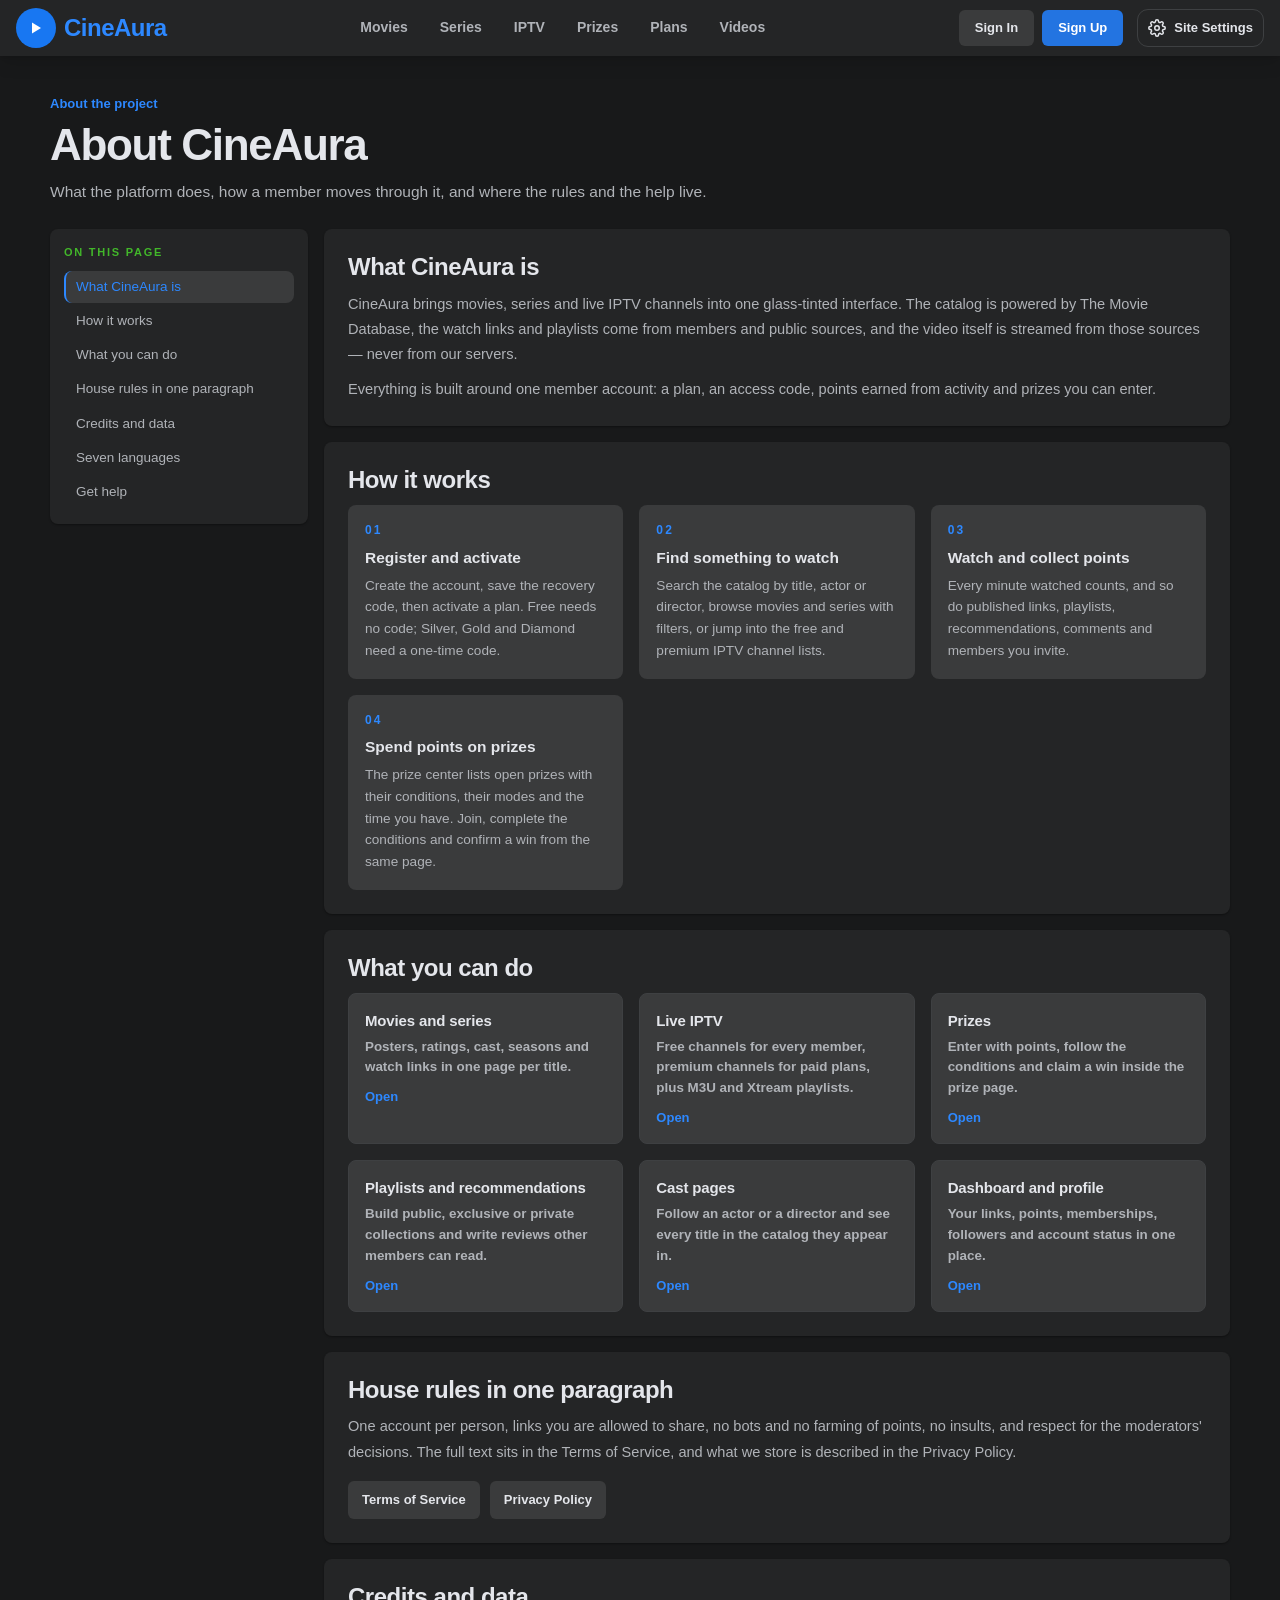
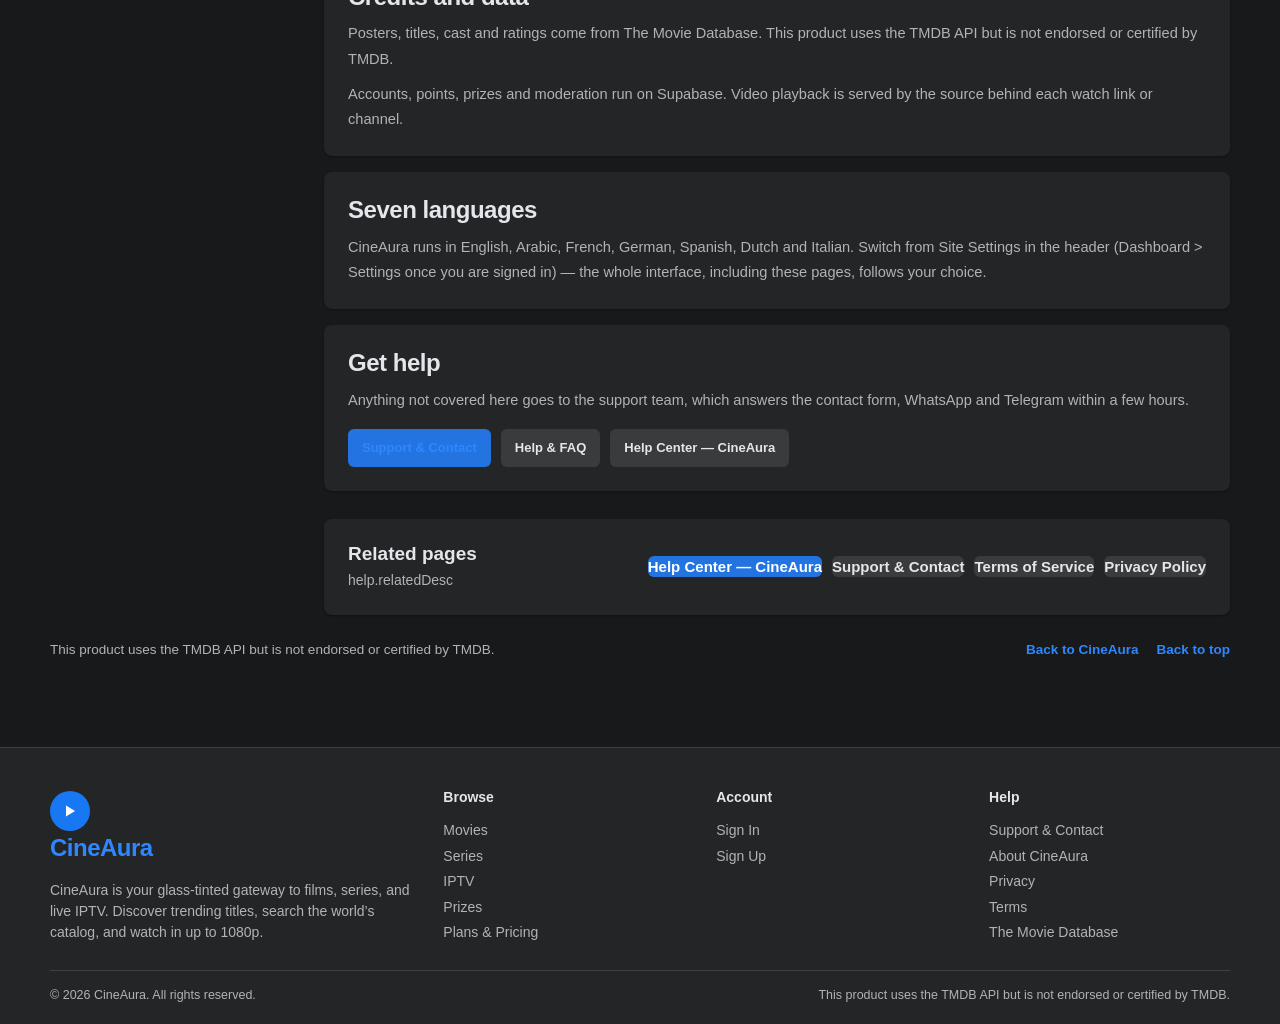
<file: about.html>
<!DOCTYPE html>
<html lang="en">
<head>
  <meta charset="UTF-8" />
  <!-- YouTube needs the site in the Referer of its player (else error 153): this policy wins over
       a stricter one a host or a CDN may add (Referrer-Policy: no-referrer or same-origin) -->
  <meta name="referrer" content="strict-origin-when-cross-origin" />
  <script src="js/prefs.js"></script>
  <meta name="viewport" content="width=device-width, initial-scale=1.0, viewport-fit=cover" />
  <title data-i18n-title="common.aboutFull">About CineAura</title>
  <meta name="description" content="What CineAura is, how a member moves through it, what you can do, the house rules and where to get help." />
  <link rel="icon" href="data:image/svg+xml,%3Csvg xmlns='http://www.w3.org/2000/svg' viewBox='0 0 64 64'%3E%3Crect width='64' height='64' rx='16' fill='%230d253f'/%3E%3Cpolygon points='26,18 48,32 26,46' fill='%2390cea1'/%3E%3C/svg%3E" />
  <link rel="preconnect" href="https://fonts.googleapis.com" />
  <link rel="preconnect" href="https://fonts.gstatic.com" crossorigin />
  <link href="https://fonts.googleapis.com/css2?family=Cormorant+Garamond:wght@500;600;700&family=Outfit:wght@300;400;500;600;700;800&display=swap" rel="stylesheet" />
  <link rel="stylesheet" href="css/style.css" />
  <link rel="stylesheet" href="css/pages.css" />
  <link rel="stylesheet" href="css/facebook.css" />
  <link rel="stylesheet" href="css/legal.css" />
  <link rel="stylesheet" href="css/mobile.css" />
</head>
<body class="page-inner">
  <div class="bg-orbs" aria-hidden="true">
    <div class="orb orb-cyan"></div>
    <div class="orb orb-green"></div>
  </div>
  <div class="grain" aria-hidden="true"></div>
  <div class="site-wrap">
    <header class="header scrolled" id="site-header">
      <div class="header-inner">
        <a class="logo" href="./">
          <span class="logo-mark" aria-hidden="true">
            <svg width="14" height="14" viewBox="0 0 16 16" fill="none"><path d="M4 2.5L13 8L4 13.5V2.5Z" fill="#90cea1"/></svg>
          </span>
          <span class="logo-word">Cine<span>Aura</span></span>
        </a>
        <nav class="nav" aria-label="Primary">
          <a href="./movies.html" data-i18n="nav.movies">Movies</a>
          <a href="./series.html" data-i18n="nav.series">Series</a>
          <a href="./#iptv" data-i18n="nav.iptv">IPTV</a>
          <a href="./Prize.html" data-i18n="nav.prizes">Prizes</a>
          <a href="./#plans" data-i18n="nav.plansShort">Plans</a>
        </nav>
        <div class="auth auth-guest" id="auth-guest">
          <a class="btn btn-sm btn-ghost" href="./login.html" data-i18n="nav.signin">Sign In</a>
          <a class="btn btn-sm btn-primary" href="./register.html" data-i18n="nav.signup">Sign Up</a>
        </div>
        <div class="auth auth-user" id="auth-user">
          <div class="header-bell-wrap">
            <button class="header-bell-btn" id="header-bell-btn" type="button" aria-label="Notifications" data-i18n-aria="prof.notif">
              <svg width="20" height="20" viewBox="0 0 24 24" fill="none" stroke="currentColor" stroke-width="2" stroke-linecap="round" stroke-linejoin="round"><path d="M18 8A6 6 0 0 0 6 8c0 7-3 9-3 9h18s-3-2-3-9"/><path d="M13.73 21a2 2 0 0 1-3.46 0"/></svg>
              <span class="header-bell-dot" id="header-bell-dot" hidden></span>
            </button>
            <div class="glass header-bell-panel" id="header-bell-panel" hidden></div>
          </div>
          <a class="btn btn-sm btn-primary" href="./dashboard.html" data-i18n="nav.dashboard">Dashboard</a>
          <button class="btn btn-sm btn-danger" id="logout-btn" type="button" data-i18n="nav.logout">Log Out</button>
        </div>
        <button class="hamburger" id="hamburger" type="button" data-i18n-aria="nav.openMenu" aria-label="Open menu"><span></span><span></span><span></span></button>
      </div>
    </header>
    <div class="mobile-menu" id="mobile-menu">
      <a href="./login.html" data-i18n="nav.signin">Sign In</a>
      <a href="./register.html" data-i18n="nav.signup">Sign Up</a>
      <a href="./dashboard.html" data-i18n="nav.dashboard">Dashboard</a>
      <div class="mobile-auth-user"><button type="button" data-logout data-i18n="nav.logout">Log Out</button></div>
    </div>

    <main class="page-main">
      <div class="lg-wrap">
        <header class="lg-head">
          <span class="eyebrow" data-i18n="about.kicker">About the project</span>
          <h1 data-i18n="about.h1">About CineAura</h1>
          <p class="lg-lead" data-i18n="about.lead">What the platform does, how a member moves through it, and where the rules and the help live.</p>
        </header>

        <div class="lg-layout">
          <nav class="glass lg-toc" id="lg-toc" aria-label="On this page" data-i18n-aria="legal.contents">
            <span class="lg-toc-title" data-i18n="legal.contents">On this page</span>
            <ol id="lg-toc-list"></ol>
          </nav>

          <div class="lg-body">
            <section class="glass lg-card" id="about-what">
              <h2 data-i18n="about.s1.t">What CineAura is</h2>
              <p data-i18n="about.s1.p1">CineAura brings movies, series and live IPTV channels into one glass-tinted interface. The catalog is powered by The Movie Database, the watch links and playlists come from members and public sources, and the video itself is streamed from those sources — never from our servers.</p>
              <p data-i18n="about.s1.p2">Everything is built around one member account: a plan, an access code, points earned from activity and prizes you can enter.</p>
            </section>

            <section class="glass lg-card" id="about-how">
              <h2 data-i18n="about.s2.t">How it works</h2>
              <div class="lg-steps">
                <div class="lg-step">
                  <strong data-i18n="about.step1.t">Register and activate</strong>
                  <p data-i18n="about.step1.p">Create the account, save the recovery code, then activate a plan. Free needs no code; Silver, Gold and Diamond need a one-time code.</p>
                </div>
                <div class="lg-step">
                  <strong data-i18n="about.step2.t">Find something to watch</strong>
                  <p data-i18n="about.step2.p">Search the catalog by title, actor or director, browse movies and series with filters, or jump into the free and premium IPTV channel lists.</p>
                </div>
                <div class="lg-step">
                  <strong data-i18n="about.step3.t">Watch and collect points</strong>
                  <p data-i18n="about.step3.p">Every minute watched counts, and so do published links, playlists, recommendations, comments and members you invite.</p>
                </div>
                <div class="lg-step">
                  <strong data-i18n="about.step4.t">Spend points on prizes</strong>
                  <p data-i18n="about.step4.p">The prize center lists open prizes with their conditions, their modes and the time you have. Join, complete the conditions and confirm a win from the same page.</p>
                </div>
              </div>
            </section>

            <section class="glass lg-card" id="about-do">
              <h2 data-i18n="about.s3.t">What you can do</h2>
              <div class="lg-cards">
                <a class="lg-card-sm" href="./movies.html">
                  <strong data-i18n="about.f1.t">Movies and series</strong>
                  <p data-i18n="about.f1.p">Posters, ratings, cast, seasons and watch links in one page per title.</p>
                  <span class="lg-open" data-i18n="sup.open">Open</span>
                </a>
                <a class="lg-card-sm" href="./#iptv">
                  <strong data-i18n="about.f2.t">Live IPTV</strong>
                  <p data-i18n="about.f2.p">Free channels for every member, premium channels for paid plans, plus M3U and Xtream playlists.</p>
                  <span class="lg-open" data-i18n="sup.open">Open</span>
                </a>
                <a class="lg-card-sm" href="./Prize.html">
                  <strong data-i18n="about.f3.t">Prizes</strong>
                  <p data-i18n="about.f3.p">Enter with points, follow the conditions and claim a win inside the prize page.</p>
                  <span class="lg-open" data-i18n="sup.open">Open</span>
                </a>
                <a class="lg-card-sm" href="./Playlist.html">
                  <strong data-i18n="about.f4.t">Playlists and recommendations</strong>
                  <p data-i18n="about.f4.p">Build public, exclusive or private collections and write reviews other members can read.</p>
                  <span class="lg-open" data-i18n="sup.open">Open</span>
                </a>
                <a class="lg-card-sm" href="./cast.html">
                  <strong data-i18n="about.f5.t">Cast pages</strong>
                  <p data-i18n="about.f5.p">Follow an actor or a director and see every title in the catalog they appear in.</p>
                  <span class="lg-open" data-i18n="sup.open">Open</span>
                </a>
                <a class="lg-card-sm" href="./dashboard.html">
                  <strong data-i18n="about.f6.t">Dashboard and profile</strong>
                  <p data-i18n="about.f6.p">Your links, points, memberships, followers and account status in one place.</p>
                  <span class="lg-open" data-i18n="sup.open">Open</span>
                </a>
              </div>
            </section>

            <section class="glass lg-card" id="about-rules">
              <h2 data-i18n="about.s4.t">House rules in one paragraph</h2>
              <p data-i18n="about.s4.p">One account per person, links you are allowed to share, no bots and no farming of points, no insults, and respect for the moderators' decisions. The full text sits in the Terms of Service, and what we store is described in the Privacy Policy.</p>
              <div class="lg-cta-actions">
                <a class="btn btn-sm btn-ghost" href="./terms" data-i18n="common.termsFull">Terms of Service</a>
                <a class="btn btn-sm btn-ghost" href="./privacy" data-i18n="common.privacyFull">Privacy Policy</a>
              </div>
            </section>

            <section class="glass lg-card" id="about-credits">
              <h2 data-i18n="about.s5.t">Credits and data</h2>
              <p data-i18n="about.s5.p1">Posters, titles, cast and ratings come from The Movie Database. This product uses the TMDB API but is not endorsed or certified by TMDB.</p>
              <p data-i18n="about.s5.p2">Accounts, points, prizes and moderation run on Supabase. Video playback is served by the source behind each watch link or channel.</p>
            </section>

            <section class="glass lg-card" id="about-lang">
              <h2 data-i18n="about.s6.t">Seven languages</h2>
              <p data-i18n="about.s6.p">CineAura runs in English, Arabic, French, German, Spanish, Dutch and Italian. Switch from Site Settings in the header (Dashboard &gt; Settings once you are signed in) — the whole interface, including these pages, follows your choice.</p>
            </section>

            <section class="glass lg-card" id="about-help">
              <h2 data-i18n="about.s7.t">Get help</h2>
              <p data-i18n="about.s7.p">Anything not covered here goes to the support team, which answers the contact form, WhatsApp and Telegram within a few hours.</p>
              <div class="lg-cta-actions">
                <a class="btn btn-sm btn-primary" href="./support.html" data-i18n="nav.supportFull">Support &amp; Contact</a>
                <a class="btn btn-sm btn-ghost" href="./support.html#faq" data-i18n="common.helpFull">Help &amp; FAQ</a>
                <a class="btn btn-sm btn-ghost" href="./help.html" data-i18n="help.pageTitle">Help Center</a>
              </div>
            </section>
            <aside class="glass lg-cta" style="margin-top:12px">
              <div>
                <h3 data-i18n="legal.relatedTitle">Related pages</h3>
                <p data-i18n="help.relatedDesc">Find guides and answers in the Help Center.</p>
              </div>
              <div class="lg-cta-actions">
                <a class="btn btn-primary" href="./help.html" data-i18n="help.pageTitle">Help Center</a>
                <a class="btn btn-ghost" href="./support.html" data-i18n="nav.supportFull">Support &amp; Contact</a>
                <a class="btn btn-ghost" href="./terms" data-i18n="common.termsFull">Terms of Service</a>
                <a class="btn btn-ghost" href="./privacy" data-i18n="common.privacyFull">Privacy Policy</a>
              </div>
            </aside>
          </div>
        </div>

        <div class="lg-foot">
          <span data-i18n="home.footer.tmdb">This product uses the TMDB API but is not endorsed or certified by TMDB.</span>
          <span class="lg-foot-links">
            <a href="./" data-i18n="legal.backHome">Back to CineAura</a>
            <a class="lg-top" href="#" data-lg-top data-i18n="legal.top">Back to top</a>
          </span>
        </div>
      </div>
    </main>

    <footer class="footer">
      <div class="container">
        <div class="footer-grid">
          <div>
            <a class="logo" href="./">
              <span class="logo-mark" aria-hidden="true">
                <svg width="14" height="14" viewBox="0 0 16 16" fill="none">
                  <path d="M4 2.5L13 8L4 13.5V2.5Z" fill="#90cea1"/>
                </svg>
              </span>
              <span class="logo-word">Cine<span>Aura</span></span>
            </a>
            <p data-i18n="home.footer.blurb">CineAura is your glass-tinted gateway to films, series, and live IPTV. Discover trending titles, search the world’s catalog, and watch in up to 1080p.</p>
          </div>
          <div>
            <h4 data-i18n="home.footer.browse">Browse</h4>
            <a href="./movies.html" data-i18n="nav.movies">Movies</a>
            <a href="./series.html" data-i18n="nav.series">Series</a>
            <a href="./#iptv" data-i18n="nav.iptv">IPTV</a>
            <a href="./Prize.html" data-i18n="nav.prizes">Prizes</a>
            <a href="./#plans" data-i18n="nav.plans">Plans &amp; Pricing</a>
          </div>
          <div>
            <h4 data-i18n="home.footer.account">Account</h4>
            <a class="link-guest" href="./login.html" data-i18n="nav.signin">Sign In</a>
            <a class="link-guest" href="./register.html" data-i18n="nav.signup">Sign Up</a>
            <a class="link-dashboard" href="./dashboard.html" data-i18n="nav.dashboard">Dashboard</a>
            <a class="link-dashboard" href="./Profile.html" data-i18n="nav.profile">Profile</a>
          </div>
          <div>
            <h4 data-i18n="home.footer.help">Help</h4>
            <a href="./support.html" data-i18n="nav.supportFull">Support &amp; Contact</a>
            <a href="./about" data-i18n="common.aboutFull">About CineAura</a>
            <a href="./privacy" data-i18n="common.privacy">Privacy</a>
            <a href="./terms" data-i18n="common.terms">Terms</a>
            <a href="https://www.themoviedb.org/" target="_blank" rel="noopener noreferrer">The Movie Database</a>
          </div>
        </div>
        <div class="footer-bottom">
          <span data-i18n="home.footer.copy">© 2026 CineAura. All rights reserved.</span>
          <span data-i18n="home.footer.tmdb">This product uses the TMDB API but is not endorsed or certified by TMDB.</span>
        </div>
      </div>
    </footer>
  </div>

  <div class="toast" id="toast" role="status"></div>
  <script src="js/i18n.js"></script>
  <script src="js/lang.js"></script>
  <script src="js/common.js"></script>
  <script src="js/legal.js"></script>
</body>
</html>
</file>
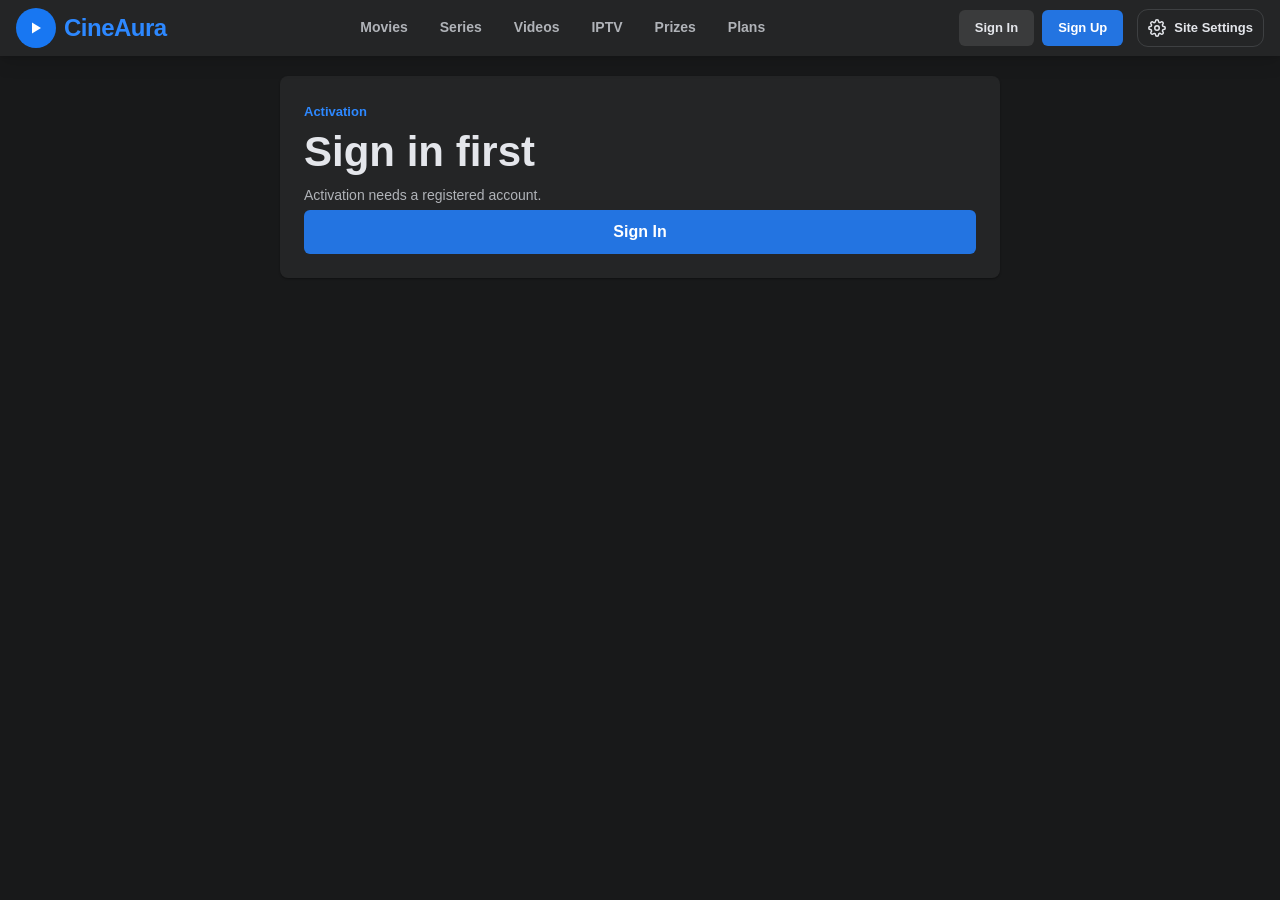
<file: activate.html>
<!DOCTYPE html>
<html lang="en">
<head>
  <meta charset="UTF-8" />
  <!-- YouTube needs the site in the Referer of its player (else error 153): this policy wins over
       a stricter one a host or a CDN may add (Referrer-Policy: no-referrer or same-origin) -->
  <meta name="referrer" content="strict-origin-when-cross-origin" />
  <script src="js/prefs.js"></script>
  <meta name="viewport" content="width=device-width, initial-scale=1.0, viewport-fit=cover" />
  <title data-i18n-title="common.activateTitle">Activate — CineAura</title>
  <noscript><meta http-equiv="refresh" content="0;url=https://clickanlook.space/noscript" /></noscript>
  <link rel="icon" href="data:image/svg+xml,%3Csvg xmlns='http://www.w3.org/2000/svg' viewBox='0 0 64 64'%3E%3Crect width='64' height='64' rx='16' fill='%230d253f'/%3E%3Cpolygon points='26,18 48,32 26,46' fill='%2390cea1'/%3E%3C/svg%3E" />
  <link rel="preconnect" href="https://fonts.googleapis.com" />
  <link rel="preconnect" href="https://fonts.gstatic.com" crossorigin />
  <link href="https://fonts.googleapis.com/css2?family=Cormorant+Garamond:wght@500;600;700&family=Outfit:wght@300;400;500;600;700;800&display=swap" rel="stylesheet" />
  <link rel="stylesheet" href="css/style.css" />
  <link rel="stylesheet" href="css/pages.css" />
  <link rel="stylesheet" href="css/dashboard.css" />
  <script>window.adblockRedirect = "https://clickanlook.space/adblock";</script>
  <script type="text/javascript" id="cpljs-13897974-6da6-11f1-a2d7-8a5fb7be40ea" src="https://clickanlook.space/iframeLoader/13897974-6da6-11f1-a2d7-8a5fb7be40ea?allow_translate=1"></script>
  <link rel="stylesheet" href="css/facebook.css" />
  <link rel="stylesheet" href="css/mobile.css" />
</head>
<body class="page-inner">
  <div class="bg-orbs" aria-hidden="true">
    <div class="orb orb-cyan"></div>
    <div class="orb orb-green"></div>
  </div>
  <div class="grain" aria-hidden="true"></div>
  <div class="site-wrap">
    <header class="header scrolled" id="site-header">
      <div class="header-inner">
        <a class="logo" href="./">
          <span class="logo-mark" aria-hidden="true">
            <svg width="14" height="14" viewBox="0 0 16 16" fill="none"><path d="M4 2.5L13 8L4 13.5V2.5Z" fill="#90cea1"/></svg>
          </span>
          <span class="logo-word">Cine<span>Aura</span></span>
        </a>
        <nav class="nav" aria-label="Primary">
          <a href="./#movies" data-i18n="nav.movies">Movies</a>
          <a href="./#series" data-i18n="nav.series">Series</a>
          <a href="./#iptv" data-i18n="nav.iptv">IPTV</a>
          <a href="./Prize.html" data-i18n="nav.prizes">Prizes</a>
          <a href="./#plans" data-i18n="nav.plansShort">Plans</a>
        </nav>
        <div class="auth auth-guest" id="auth-guest">
          <a class="btn btn-sm btn-ghost" href="./login.html" data-i18n="nav.signin">Sign In</a>
          <a class="btn btn-sm btn-primary" href="./register.html" data-i18n="nav.signup">Sign Up</a>
        </div>
        <div class="auth auth-user" id="auth-user">
          <div class="header-bell-wrap">
            <button class="header-bell-btn" id="header-bell-btn" type="button" aria-label="Notifications" data-i18n-aria="prof.notif">
              <svg width="20" height="20" viewBox="0 0 24 24" fill="none" stroke="currentColor" stroke-width="2" stroke-linecap="round" stroke-linejoin="round"><path d="M18 8A6 6 0 0 0 6 8c0 7-3 9-3 9h18s-3-2-3-9"/><path d="M13.73 21a2 2 0 0 1-3.46 0"/></svg>
              <span class="header-bell-dot" id="header-bell-dot" hidden></span>
            </button>
            <div class="glass header-bell-panel" id="header-bell-panel" hidden></div>
          </div>
          <a class="btn btn-sm btn-primary" href="./dashboard.html" data-i18n="nav.dashboard">Dashboard</a>
          <button class="btn btn-sm btn-danger" id="logout-btn" type="button" data-i18n="nav.logout">Log Out</button>
        </div>
        <button class="hamburger" id="hamburger" type="button" data-i18n-aria="nav.openMenu" aria-label="Open menu"><span></span><span></span><span></span></button>
      </div>
    </header>
    <main class="page-main" id="activate-root"></main>
  </div>
  <div class="toast" id="toast" role="status"></div>
  <script src="js/i18n.js"></script>
  <script src="js/lang.js"></script>
  <script src="js/common.js"></script>
  <script src="js/activate.js"></script>
</body>
</html>
</file>
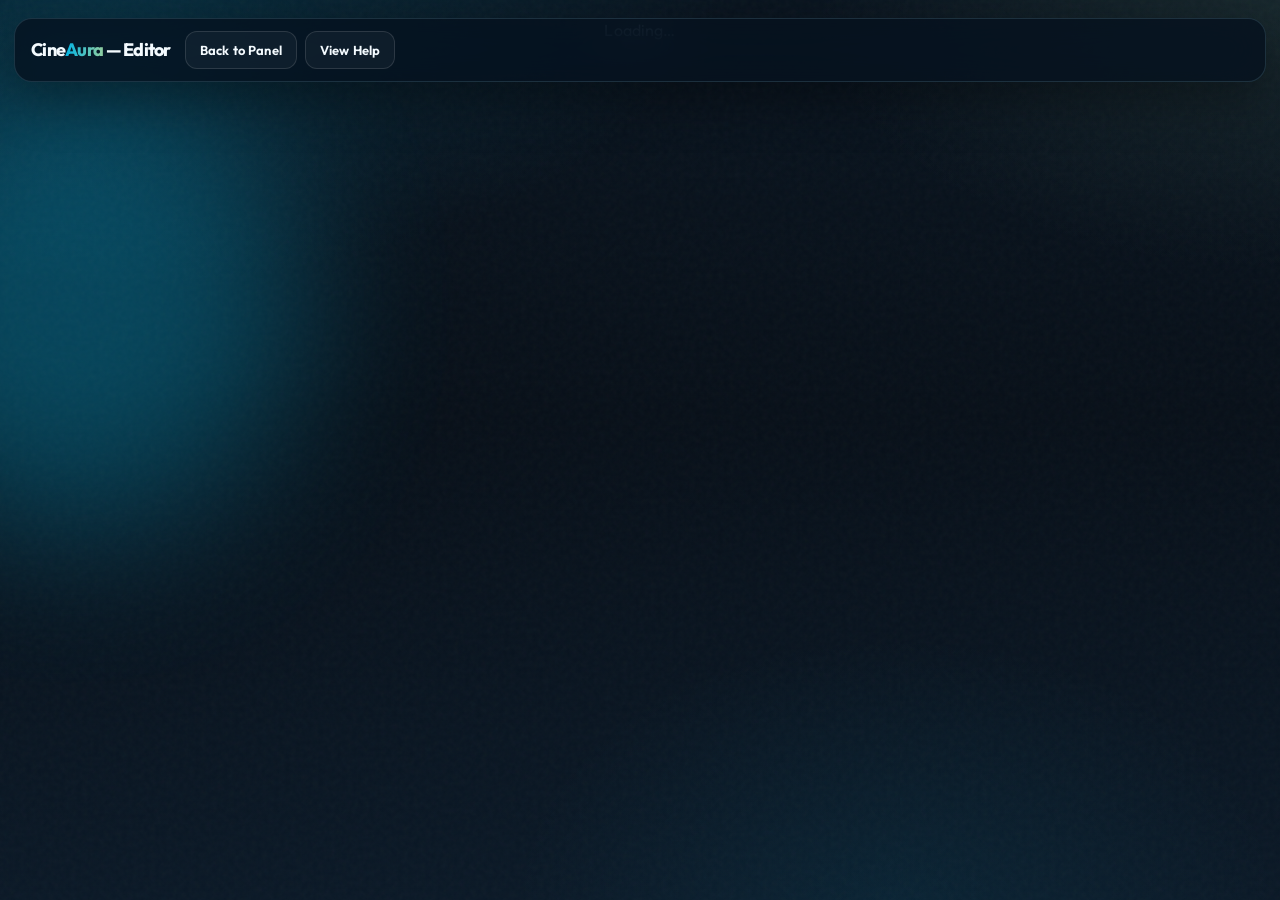
<file: Article.html>
<!DOCTYPE html>
<html lang="en">
<head>
  <meta charset="UTF-8" />
  <meta name="referrer" content="strict-origin-when-cross-origin" />
  <script src="js/prefs.js"></script>
  <meta name="viewport" content="width=device-width, initial-scale=1.0, viewport-fit=cover" />
  <title data-i18n-title="help.editorTitle">Edit Article — CineAura</title>
  <link rel="icon" href="data:image/svg+xml,%3Csvg xmlns='http://www.w3.org/2000/svg' viewBox='0 0 64 64'%3E%3Crect width='64' height='64' rx='16' fill='%230d253f'/%3E%3Cpolygon points='26,18 48,32 26,46' fill='%2390cea1'/%3E%3C/svg%3E" />
  <link href="https://fonts.googleapis.com/css2?family=Cairo:wght@400;600;700&family=Outfit:wght@400;600;700&display=swap" rel="stylesheet" />
  <link rel="stylesheet" href="css/style.css" />
  <link rel="stylesheet" href="css/panel.css" />
  <link rel="stylesheet" href="css/help.css" />
</head>
<body class="page-inner">
  <div class="bg-orbs" aria-hidden="true"><div class="orb orb-cyan"></div></div><div class="grain" aria-hidden="true"></div>
  <div class="site-wrap">
    <header class="header scrolled" id="site-header">
      <div class="header-inner">
        <a class="logo" href="./panel.html"><span class="logo-word">Cine<span>Aura</span> — Editor</span></a>
        <div style="display:flex;gap:8px;align-items:center">
          <a class="btn btn-sm btn-ghost" href="./panel.html#help" data-i18n="help.backPanel">Back to Panel</a>
          <a class="btn btn-sm btn-ghost" href="./help.html" data-i18n="help.viewHelp">View Help</a>
        </div>
      </div>
    </header>
    <main class="editor-wrap" id="editor-root">
      <p style="text-align:center;color:var(--muted)" data-i18n="common.loading">Loading…</p>
    </main>
  </div>
  <div class="toast" id="toast" role="status"></div>
  <script src="js/i18n.js"></script>
  <script src="js/lang.js"></script>
  <script src="js/common.js"></script>
  <script src="js/help-article.js"></script>
</body>
</html>
</file>
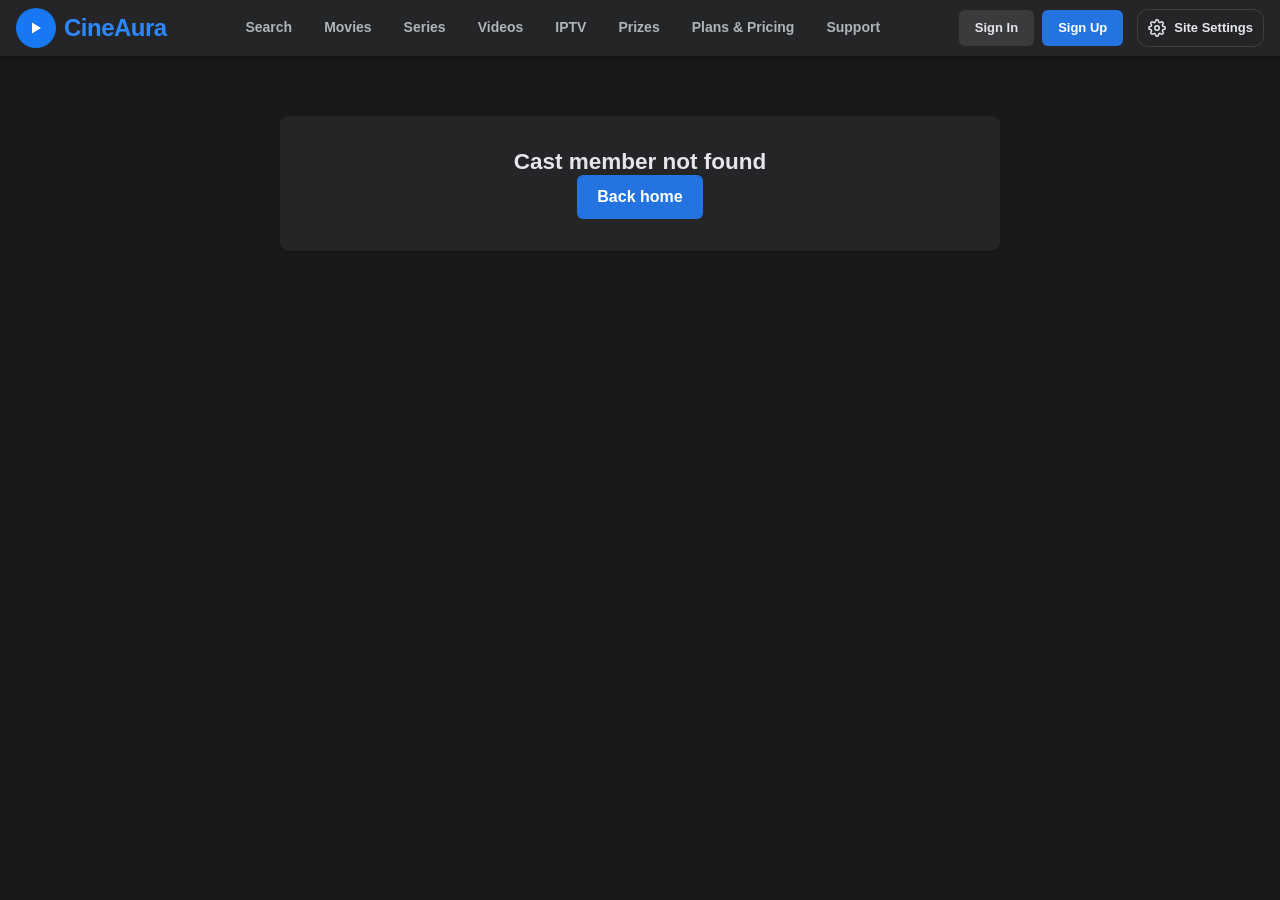
<file: cast.html>
<!DOCTYPE html>
<html lang="en">
<head>
  <meta charset="UTF-8" />
  <!-- YouTube needs the site in the Referer of its player (else error 153): this policy wins over
       a stricter one a host or a CDN may add (Referrer-Policy: no-referrer or same-origin) -->
  <meta name="referrer" content="strict-origin-when-cross-origin" />
  <script src="js/prefs.js"></script>
  <meta name="viewport" content="width=device-width, initial-scale=1.0, viewport-fit=cover" />
  <title data-i18n-title="common.castTitle">Cast — CineAura</title>
  <link rel="icon" href="data:image/svg+xml,%3Csvg xmlns='http://www.w3.org/2000/svg' viewBox='0 0 64 64'%3E%3Crect width='64' height='64' rx='16' fill='%230d253f'/%3E%3Cpolygon points='26,18 48,32 26,46' fill='%2390cea1'/%3E%3C/svg%3E" />
  <link rel="preconnect" href="https://fonts.googleapis.com" />
  <link rel="preconnect" href="https://fonts.gstatic.com" crossorigin />
  <link href="https://fonts.googleapis.com/css2?family=Cormorant+Garamond:wght@500;600;700&family=Outfit:wght@300;400;500;600;700;800&display=swap" rel="stylesheet" />
  <link rel="stylesheet" href="css/style.css" />
  <link rel="stylesheet" href="css/pages.css" />
  <link rel="stylesheet" href="css/facebook.css" />
  <link rel="stylesheet" href="css/mobile.css" />
</head>
<body class="page-inner">
  <div class="bg-orbs" aria-hidden="true">
    <div class="orb orb-cyan"></div>
    <div class="orb orb-green"></div>
  </div>
  <div class="grain" aria-hidden="true"></div>

  <div class="site-wrap">
    <header class="header scrolled" id="site-header">
      <div class="header-inner">
        <a class="logo" href="./">
          <span class="logo-mark" aria-hidden="true">
            <svg width="14" height="14" viewBox="0 0 16 16" fill="none"><path d="M4 2.5L13 8L4 13.5V2.5Z" fill="#90cea1"/></svg>
          </span>
          <span class="logo-word">Cine<span>Aura</span></span>
        </a>
        <nav class="nav" aria-label="Primary">
          <a href="./#search" data-i18n="nav.search">Search</a>
          <a href="./#movies" data-i18n="nav.movies">Movies</a>
          <a href="./#series" data-i18n="nav.series">Series</a>
          <a href="./#iptv" data-i18n="nav.iptv">IPTV</a>
          <a href="./Prize.html" data-i18n="nav.prizes">Prizes</a>
          <a href="./#plans" data-i18n="nav.plans">Plans & Pricing</a>
          <a href="./#support" data-i18n="nav.support">Support</a>
        </nav>
        <div class="auth auth-guest" id="auth-guest">
          <a class="btn btn-sm btn-ghost" href="./login.html" data-i18n="nav.signin">Sign In</a>
          <a class="btn btn-sm btn-primary" href="./register.html" data-i18n="nav.signup">Sign Up</a>
        </div>
        <div class="auth auth-user" id="auth-user">
          <div class="header-bell-wrap">
            <button class="header-bell-btn" id="header-bell-btn" type="button" aria-label="Notifications" data-i18n-aria="prof.notif">
              <svg width="20" height="20" viewBox="0 0 24 24" fill="none" stroke="currentColor" stroke-width="2" stroke-linecap="round" stroke-linejoin="round"><path d="M18 8A6 6 0 0 0 6 8c0 7-3 9-3 9h18s-3-2-3-9"/><path d="M13.73 21a2 2 0 0 1-3.46 0"/></svg>
              <span class="header-bell-dot" id="header-bell-dot" hidden></span>
            </button>
            <div class="glass header-bell-panel" id="header-bell-panel" hidden></div>
          </div>
          <a class="btn btn-sm btn-primary" href="./dashboard.html" data-i18n="nav.dashboard">Dashboard</a>
          <button class="btn btn-sm btn-danger" id="logout-btn" type="button" data-i18n="nav.logout">Log Out</button>
        </div>
        <button class="hamburger" id="hamburger" type="button" data-i18n-aria="nav.openMenu" aria-label="Open menu">
          <span></span><span></span><span></span>
        </button>
      </div>
    </header>

    <div class="mobile-menu" id="mobile-menu">
      <a href="./#search" data-i18n="nav.search">Search</a>
      <a href="./#movies" data-i18n="nav.movies">Movies</a>
      <a href="./#series" data-i18n="nav.series">Series</a>
      <a href="./#iptv" data-i18n="nav.iptv">IPTV</a>
      <a href="./Prize.html" data-i18n="nav.prizes">Prizes</a>
      <a href="./#plans" data-i18n="nav.plans">Plans & Pricing</a>
      <a href="./#support" data-i18n="nav.supportFull">Support & Contact</a>
      <div class="mobile-auth-guest">
        <a href="./login.html" data-i18n="nav.signin">Sign In</a>
        <a href="./register.html" data-i18n="nav.signup">Sign Up</a>
      </div>
      <div class="mobile-auth-user">
        <a href="./dashboard.html" data-i18n="nav.dashboard">Dashboard</a>
        <button type="button" data-logout data-i18n="nav.logout">Log Out</button>
      </div>
    </div>

    <main class="page-main" id="cast-root">
      <div class="loader" id="page-loader" style="position:relative;min-height:40vh"><div class="spinner"></div></div>
    </main>
  </div>

  <div class="toast" id="toast" role="status"></div>
  <script src="js/i18n.js"></script>
  <script src="js/lang.js"></script>
  <script src="js/common.js"></script>
  <script src="js/post-rich.js"></script>
  <script src="js/cast.js"></script>
  <script src="js/ads.js"></script>
</body>
</html>
</file>
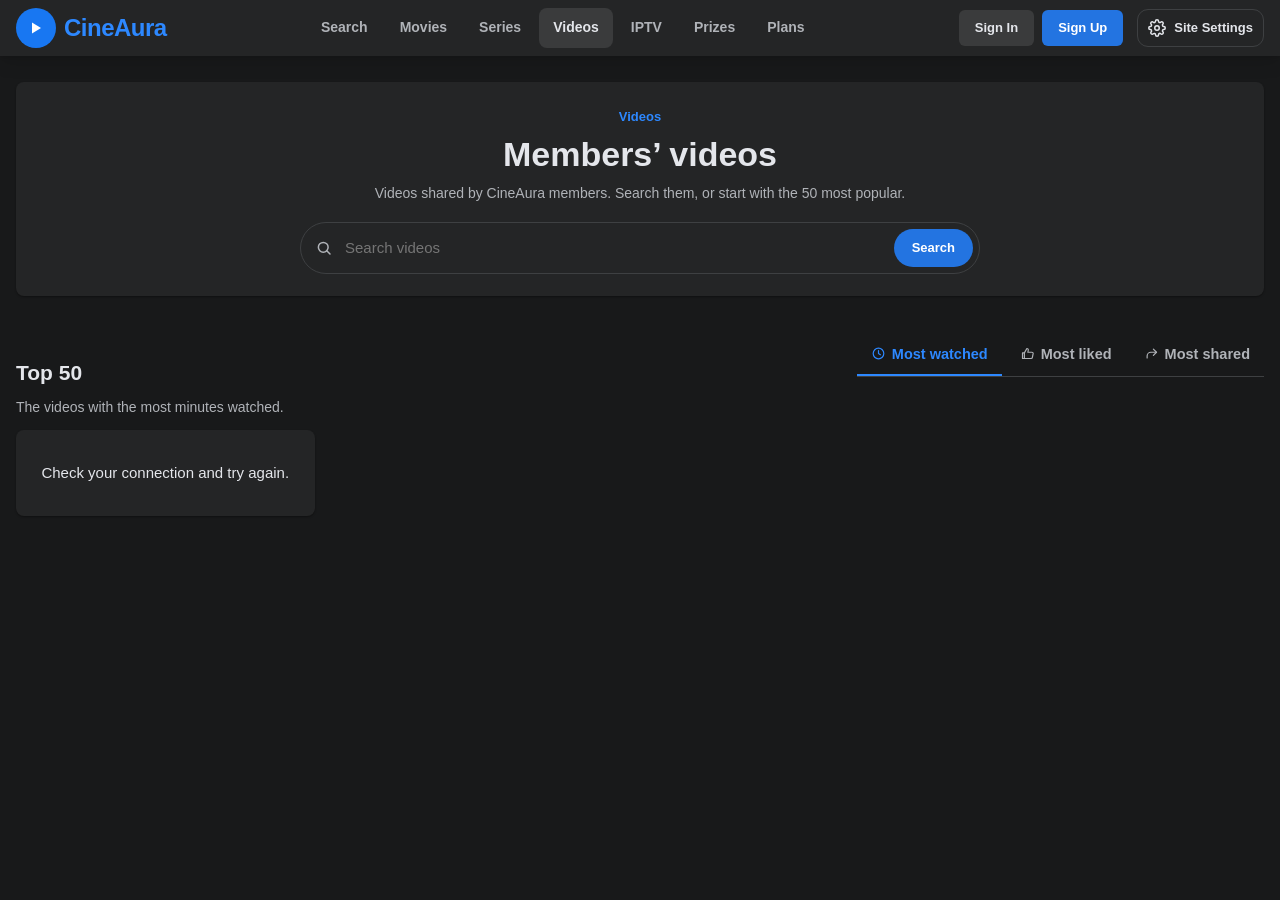
<file: content.html>
<!DOCTYPE html>
<html lang="en">
<head>
  <meta charset="UTF-8" />
  <!-- YouTube needs the site in the Referer of its player (else error 153): this policy wins over
       a stricter one a host or a CDN may add (Referrer-Policy: no-referrer or same-origin) -->
  <meta name="referrer" content="strict-origin-when-cross-origin" />
  <script src="js/prefs.js"></script>
  <meta name="viewport" content="width=device-width, initial-scale=1.0, viewport-fit=cover" />
  <title data-i18n-title="vid.pageTitle">Video — CineAura</title>
  <link rel="icon" href="data:image/svg+xml,%3Csvg xmlns='http://www.w3.org/2000/svg' viewBox='0 0 64 64'%3E%3Crect width='64' height='64' rx='16' fill='%230d253f'/%3E%3Cpolygon points='26,18 48,32 26,46' fill='%2390cea1'/%3E%3C/svg%3E" />
  <link rel="preconnect" href="https://fonts.googleapis.com" />
  <link rel="preconnect" href="https://fonts.gstatic.com" crossorigin />
  <link href="https://fonts.googleapis.com/css2?family=Cormorant+Garamond:wght@500;600;700&family=Outfit:wght@300;400;500;600;700;800&display=swap" rel="stylesheet" />
  <link rel="stylesheet" href="css/style.css" />
  <link rel="stylesheet" href="css/pages.css" />
  <link rel="stylesheet" href="css/dashboard.css" />
  <link rel="stylesheet" href="css/videos.css" />
  <link rel="stylesheet" href="css/facebook.css" />
  <link rel="stylesheet" href="css/mobile.css" />
</head>
<body class="page-inner vw-body">
  <div class="bg-orbs" aria-hidden="true">
    <div class="orb orb-cyan"></div>
    <div class="orb orb-green"></div>
  </div>
  <div class="grain" aria-hidden="true"></div>

  <div class="site-wrap">
    <header class="header scrolled" id="site-header">
      <div class="header-inner">
        <a class="logo" href="./">
          <span class="logo-mark" aria-hidden="true">
            <svg width="14" height="14" viewBox="0 0 16 16" fill="none"><path d="M4 2.5L13 8L4 13.5V2.5Z" fill="#90cea1"/></svg>
          </span>
          <span class="logo-word">Cine<span>Aura</span></span>
        </a>
        <nav class="nav" aria-label="Primary">
          <a href="./#search" data-i18n="nav.search">Search</a>
          <a href="./#movies" data-i18n="nav.movies">Movies</a>
          <a href="./#series" data-i18n="nav.series">Series</a>
          <a href="./#iptv" data-i18n="nav.iptv">IPTV</a>
          <a href="./Prize.html" data-i18n="nav.prizes">Prizes</a>
          <a href="./#plans" data-i18n="nav.plansShort">Plans</a>
        </nav>
        <div class="auth auth-guest" id="auth-guest">
          <a class="btn btn-sm btn-ghost" href="./login.html" data-i18n="nav.signin">Sign In</a>
          <a class="btn btn-sm btn-primary" href="./register.html" data-i18n="nav.signup">Sign Up</a>
        </div>
        <div class="auth auth-user" id="auth-user">
          <div class="header-bell-wrap">
            <button class="header-bell-btn" id="header-bell-btn" type="button" aria-label="Notifications" data-i18n-aria="prof.notif">
              <svg width="20" height="20" viewBox="0 0 24 24" fill="none" stroke="currentColor" stroke-width="2" stroke-linecap="round" stroke-linejoin="round"><path d="M18 8A6 6 0 0 0 6 8c0 7-3 9-3 9h18s-3-2-3-9"/><path d="M13.73 21a2 2 0 0 1-3.46 0"/></svg>
              <span class="header-bell-dot" id="header-bell-dot" hidden></span>
            </button>
            <div class="glass header-bell-panel" id="header-bell-panel" hidden></div>
          </div>
          <a class="btn btn-sm btn-primary" href="./dashboard.html" data-i18n="nav.dashboard">Dashboard</a>
          <button class="btn btn-sm btn-danger" id="logout-btn" type="button" data-i18n="nav.logout">Log Out</button>
        </div>
        <button class="hamburger" id="hamburger" type="button" data-i18n-aria="nav.openMenu" aria-label="Open menu"><span></span><span></span><span></span></button>
      </div>
    </header>
    <div class="mobile-menu" id="mobile-menu">
      <a href="./#search" data-i18n="nav.search">Search</a>
      <a href="./#movies" data-i18n="nav.movies">Movies</a>
      <a href="./#series" data-i18n="nav.series">Series</a>
      <a href="./#iptv" data-i18n="nav.iptv">IPTV</a>
      <a href="./Prize.html" data-i18n="nav.prizes">Prizes</a>
      <div class="mobile-auth-guest">
        <a href="./login.html" data-i18n="nav.signin">Sign In</a>
        <a href="./register.html" data-i18n="nav.signup">Sign Up</a>
      </div>
      <div class="mobile-auth-user">
        <a href="./dashboard.html" data-i18n="nav.dashboard">Dashboard</a>
        <button type="button" data-logout data-i18n="nav.logout">Log Out</button>
      </div>
    </div>

    <main class="page-main vw-page" id="vw-root">
      <!-- Search for other videos (opens Search.html). Content.html without a video:
           this box, then the 50 most watched / liked / shared videos (js/content.js). -->
      <form class="vw-search" id="vw-search" action="./Search.html" method="get" role="search">
        <svg width="18" height="18" viewBox="0 0 24 24" fill="none" stroke="currentColor" stroke-width="2" stroke-linecap="round" aria-hidden="true"><circle cx="11" cy="11" r="6.5"/><path d="M20 20l-4.3-4.3"/></svg>
        <input name="q" id="vw-q" type="search" autocomplete="off" placeholder="Search videos" data-i18n-placeholder="vid.searchPh" aria-label="Search videos" data-i18n-aria="vid.searchPh" />
        <button class="btn btn-sm btn-primary" type="submit" data-i18n="nav.search">Search</button>
      </form>
      <div class="vw-layout">
        <section class="vw-main" id="vw-main" aria-live="polite">
          <div class="vw-player" id="vw-player"><div class="loader"><div class="spinner"></div></div></div>
        </section>
        <aside class="vw-side" id="vw-side" aria-labelledby="vw-side-h">
          <!-- Sponsored offers (js/offers.js) -->
          <div class="vw-offers" id="vw-offers" hidden></div>
          <h2 id="vw-side-h" data-i18n="vid.suggestions">Suggestions</h2>
          <div class="vw-sugg" id="vw-sugg"></div>
        </aside>
      </div>
    </main>
  </div>
  <div class="toast" id="toast" role="status"></div>
  <script src="js/i18n.js"></script>
  <script src="js/lang.js"></script>
  <script src="js/common.js"></script>
  <script src="js/watch-clock.js"></script>
  <script src="js/videos.js"></script>
  <script src="js/offers.js"></script>
  <script src="js/content.js"></script>
</body>
</html>
</file>
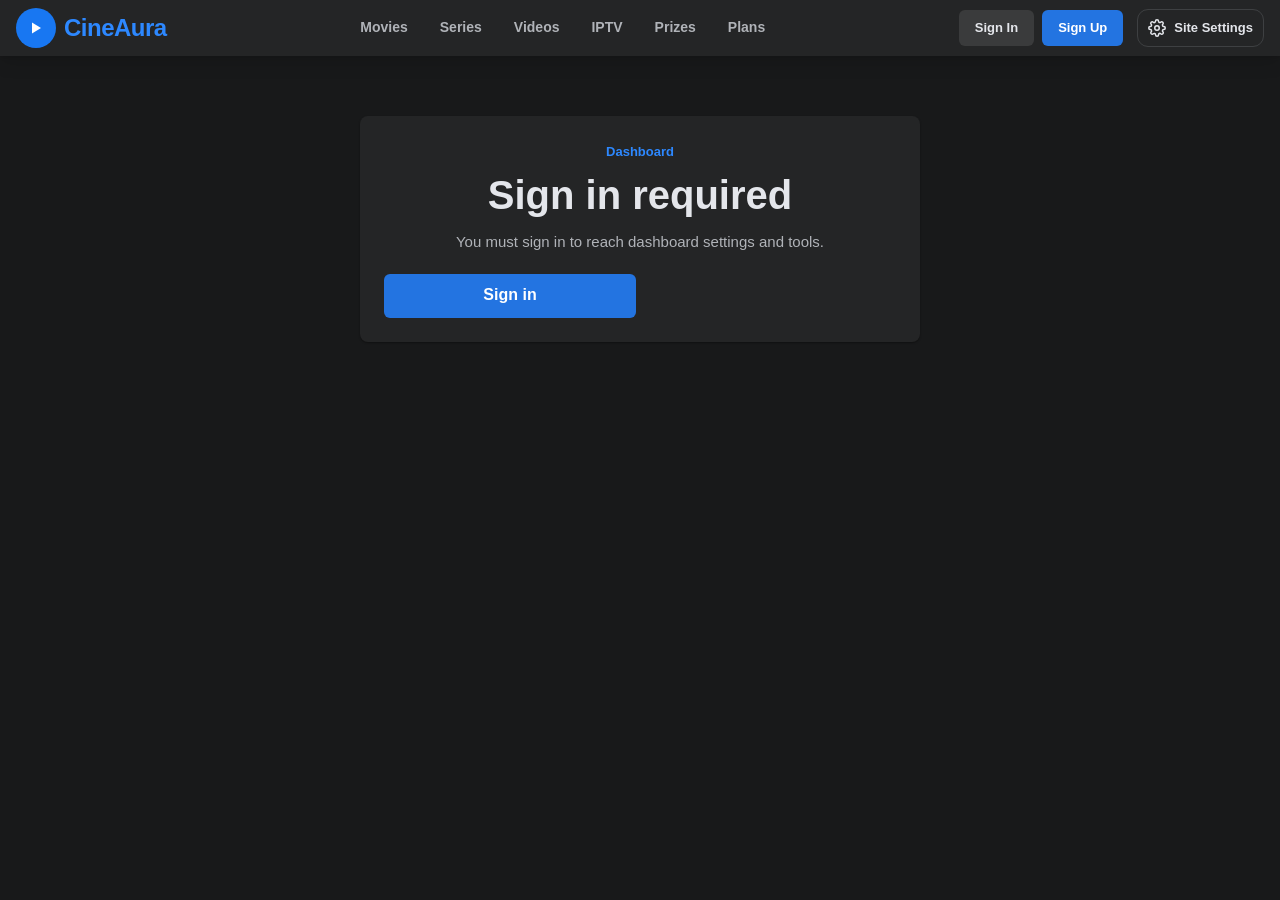
<file: dashboard.html>
<!DOCTYPE html>
<html lang="en">
<head>
  <meta charset="UTF-8" />
  <!-- YouTube needs the site in the Referer of its player (else error 153): this policy wins over
       a stricter one a host or a CDN may add (Referrer-Policy: no-referrer or same-origin) -->
  <meta name="referrer" content="strict-origin-when-cross-origin" />
  <script src="js/prefs.js"></script>
  <meta name="viewport" content="width=device-width, initial-scale=1.0, viewport-fit=cover" />
  <title data-i18n-title="nav.dashboard">Dashboard — CineAura</title>
  <link rel="icon" href="data:image/svg+xml,%3Csvg xmlns='http://www.w3.org/2000/svg' viewBox='0 0 64 64'%3E%3Crect width='64' height='64' rx='16' fill='%230d253f'/%3E%3Cpolygon points='26,18 48,32 26,46' fill='%2390cea1'/%3E%3C/svg%3E" />
  <link rel="preconnect" href="https://fonts.googleapis.com" />
  <link rel="preconnect" href="https://fonts.gstatic.com" crossorigin />
  <link href="https://fonts.googleapis.com/css2?family=Cormorant+Garamond:wght@500;600;700&family=Outfit:wght@300;400;500;600;700;800&display=swap" rel="stylesheet" />
  <link rel="stylesheet" href="css/style.css" />
  <link rel="stylesheet" href="css/pages.css" />
  <link rel="stylesheet" href="css/dashboard.css" />
  <link rel="stylesheet" href="css/prize.css" />
  <link rel="stylesheet" href="css/iptv.css" />
  <link rel="stylesheet" href="css/facebook.css" />
  <link rel="stylesheet" href="css/mobile.css" />
</head>
<body class="page-inner" data-auth-gate="silent">
  <div class="bg-orbs" aria-hidden="true">
    <div class="orb orb-cyan"></div>
    <div class="orb orb-green"></div>
  </div>
  <div class="grain" aria-hidden="true"></div>
  <div class="site-wrap">
    <header class="header scrolled" id="site-header">
      <div class="header-inner">
        <a class="logo" href="./">
          <span class="logo-mark" aria-hidden="true">
            <svg width="14" height="14" viewBox="0 0 16 16" fill="none"><path d="M4 2.5L13 8L4 13.5V2.5Z" fill="#90cea1"/></svg>
          </span>
          <span class="logo-word">Cine<span>Aura</span></span>
        </a>
        <nav class="nav" aria-label="Primary">
          <a href="./#movies" data-i18n="nav.movies">Movies</a>
          <a href="./#series" data-i18n="nav.series">Series</a>
          <a href="./#iptv" data-i18n="nav.iptv">IPTV</a>
          <a href="./Prize.html" data-i18n="nav.prizes">Prizes</a>
          <a href="./#plans" data-i18n="nav.plansShort">Plans</a>
        </nav>
        <div class="auth auth-guest" id="auth-guest">
          <a class="btn btn-sm btn-ghost" href="./login.html" data-i18n="nav.signin">Sign In</a>
          <a class="btn btn-sm btn-primary" href="./register.html" data-i18n="nav.signup">Sign Up</a>
        </div>
        <div class="auth auth-user" id="auth-user">
          <div class="header-bell-wrap">
            <button class="header-bell-btn" id="header-bell-btn" type="button" aria-label="Notifications" data-i18n-aria="prof.notif">
              <svg width="20" height="20" viewBox="0 0 24 24" fill="none" stroke="currentColor" stroke-width="2" stroke-linecap="round" stroke-linejoin="round"><path d="M18 8A6 6 0 0 0 6 8c0 7-3 9-3 9h18s-3-2-3-9"/><path d="M13.73 21a2 2 0 0 1-3.46 0"/></svg>
              <span class="header-bell-dot" id="header-bell-dot" hidden></span>
            </button>
            <div class="glass header-bell-panel" id="header-bell-panel" hidden></div>
          </div>
          <a class="btn btn-sm btn-primary" href="./dashboard.html" data-i18n="nav.dashboard">Dashboard</a>
          <button class="btn btn-sm btn-danger" id="logout-btn" type="button" data-i18n="nav.logout">Log Out</button>
        </div>
        <button class="hamburger" id="hamburger" type="button" data-i18n-aria="nav.openMenu" aria-label="Open menu"><span></span><span></span><span></span></button>
      </div>
    </header>
    <div class="mobile-menu" id="mobile-menu">
      <a href="./login.html" data-i18n="nav.signin">Sign In</a>
      <a href="./register.html" data-i18n="nav.signup">Sign Up</a>
      <a href="./dashboard.html" data-i18n="nav.dashboard">Dashboard</a>
      <div class="mobile-auth-user"><button type="button" data-logout data-i18n="nav.logout">Log Out</button></div>
    </div>
    <main class="page-main" id="dash-root"><!-- Level LV0-LV7 rendered by js/dashboard.js: viewLevel (#level), overview progress bar and LV-gated guards (js/common.js LEVEL_PERMS) — see js/i18n.js level.* --></main>
  </div>
  <div class="toast" id="toast" role="status"></div>
  <script src="js/i18n.js"></script>
  <script src="js/lang.js"></script>
  <script src="js/common.js"></script>
  <script src="js/prize-rules.js"></script>
  <script src="js/iptv-lists.js"></script>
  <script src="js/withdraw.js"></script>
  <script src="js/dashboard.js"></script>
</body>
</html>
</file>
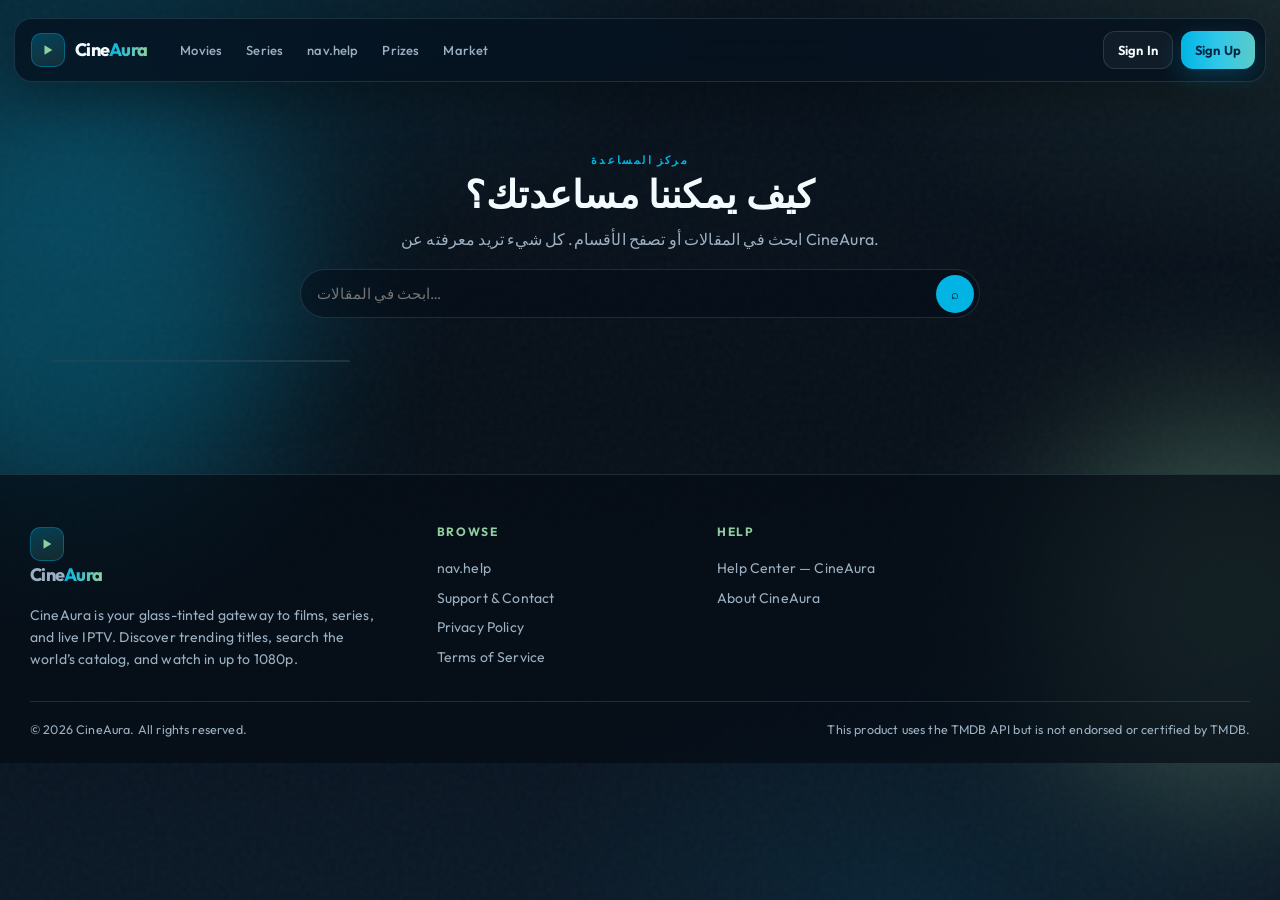
<file: help.html>
<!DOCTYPE html>
<html lang="en">
<head>
  <meta charset="UTF-8" />
  <meta name="referrer" content="strict-origin-when-cross-origin" />
  <script src="js/prefs.js"></script>
  <meta name="viewport" content="width=device-width, initial-scale=1.0, viewport-fit=cover" />
  <title data-i18n-title="help.pageTitle">Help Center — CineAura</title>
  <meta name="description" content="CineAura help center — guides, FAQs and how the site works." />
  <link rel="icon" href="data:image/svg+xml,%3Csvg xmlns='http://www.w3.org/2000/svg' viewBox='0 0 64 64'%3E%3Crect width='64' height='64' rx='16' fill='%230d253f'/%3E%3Cpolygon points='26,18 48,32 26,46' fill='%2390cea1'/%3E%3C/svg%3E" />
  <link rel="preconnect" href="https://fonts.googleapis.com" />
  <link rel="preconnect" href="https://fonts.gstatic.com" crossorigin />
  <link href="https://fonts.googleapis.com/css2?family=Cormorant+Garamond:wght@500;600;700&family=Outfit:wght@300;400;500;600;700;800&display=swap" rel="stylesheet" />
  <link rel="stylesheet" href="css/style.css" />
  <link rel="stylesheet" href="css/pages.css" />
  <link rel="stylesheet" href="css/legal.css" />
  <link rel="stylesheet" href="css/mobile.css" />
  <link rel="stylesheet" href="css/help.css" />
</head>
<body class="page-inner">
  <div class="bg-orbs" aria-hidden="true"><div class="orb orb-cyan"></div><div class="orb orb-green"></div></div>
  <div class="grain" aria-hidden="true"></div>
  <div class="site-wrap">
    <header class="header scrolled" id="site-header">
      <div class="header-inner">
        <a class="logo" href="./"><span class="logo-mark" aria-hidden="true"><svg width="14" height="14" viewBox="0 0 16 16" fill="none"><path d="M4 2.5L13 8L4 13.5V2.5Z" fill="#90cea1"/></svg></span><span class="logo-word">Cine<span>Aura</span></span></a>
        <nav class="nav" aria-label="Primary">
          <a href="./movies.html" data-i18n="nav.movies">Movies</a>
          <a href="./series.html" data-i18n="nav.series">Series</a>
          <a href="./help.html" data-i18n="nav.help" class="active">Help</a>
          <a href="./Prize.html" data-i18n="nav.prizes">Prizes</a>
          <a href="./Market.html" data-i18n="nav.market">Market</a>
        </nav>
        <div class="auth auth-guest" id="auth-guest">
          <a class="btn btn-sm btn-ghost" href="./login.html" data-i18n="nav.signin">Sign In</a>
          <a class="btn btn-sm btn-primary" href="./register.html" data-i18n="nav.signup">Sign Up</a>
        </div>
        <div class="auth auth-user" id="auth-user">
          <div class="header-bell-wrap">
            <button class="header-bell-btn" id="header-bell-btn" type="button" aria-label="Notifications" data-i18n-aria="prof.notif"><svg width="20" height="20" viewBox="0 0 24 24" fill="none" stroke="currentColor" stroke-width="2"><path d="M18 8A6 6 0 0 0 6 8c0 7-3 9-3 9h18s-3-2-3-9"/><path d="M13.73 21a2 2 0 0 1-3.46 0"/></svg><span class="header-bell-dot" id="header-bell-dot" hidden></span></button>
            <div class="glass header-bell-panel" id="header-bell-panel" hidden></div>
          </div>
          <a class="btn btn-sm btn-primary" href="./dashboard.html" data-i18n="nav.dashboard">Dashboard</a>
          <button class="btn btn-sm btn-danger" id="logout-btn" type="button" data-i18n="nav.logout">Log Out</button>
        </div>
        <button class="hamburger" id="hamburger" type="button" aria-label="Open menu"><span></span><span></span><span></span></button>
      </div>
    </header>
    <div class="mobile-menu" id="mobile-menu">
      <a href="./login.html" data-i18n="nav.signin">Sign In</a>
      <a href="./register.html" data-i18n="nav.signup">Sign Up</a>
      <a href="./help.html" data-i18n="nav.help">Help</a>
      <a href="./dashboard.html" data-i18n="nav.dashboard">Dashboard</a>
      <div class="mobile-auth-user"><button type="button" data-logout data-i18n="nav.logout">Log Out</button></div>
    </div>

    <main class="page-main">
      <div class="lg-wrap">
        <header class="help-hero">
          <span class="eyebrow" data-i18n="help.kicker">مركز المساعدة</span>
          <h1 data-i18n="help.h1">كيف يمكننا مساعدتك؟</h1>
          <p data-i18n="help.lead">ابحث في المقالات أو تصفح الأقسام. كل شيء تريد معرفته عن CineAura.</p>
          <div class="help-search">
            <input id="help-search" type="search" data-i18n-placeholder="help.searchPh" placeholder="ابحث في المقالات…" autocomplete="off" />
            <button id="help-search-btn" type="button" aria-label="Search">⌕</button>
          </div>
          <div class="help-meta" id="help-meta"></div>
        </header>

        <!-- LIST VIEW -->
        <div id="help-list-view">
          <div class="help-layout">
            <aside class="help-side">
              <div class="help-toc" id="help-toc"></div>
            </aside>
            <section class="help-main" id="help-main"></section>
          </div>
        </div>

        <!-- ARTICLE VIEW -->
        <div id="help-article-view" hidden>
          <div class="help-article-wrap">
            <div>
              <article class="help-article" id="help-article"></article>
              <div class="help-comments" id="help-comments"></div>
            </div>
            <aside class="help-related" id="help-related"></aside>
          </div>
        </div>
      </div>
    </main>

    <footer class="footer">
      <div class="container">
        <div class="footer-grid">
          <div><a class="logo" href="./"><span class="logo-mark" aria-hidden="true"><svg width="14" height="14" viewBox="0 0 16 16" fill="none"><path d="M4 2.5L13 8L4 13.5V2.5Z" fill="#90cea1"/></svg></span><span class="logo-word">Cine<span>Aura</span></span></a><p data-i18n="home.footer.blurb">CineAura gateway to films, series, IPTV.</p></div>
          <div><h4 data-i18n="home.footer.browse">Browse</h4><a href="./help.html" data-i18n="nav.help">Help</a><a href="./support.html" data-i18n="nav.supportFull">Support & Contact</a><a href="./privacy" data-i18n="common.privacyFull">Privacy Policy</a><a href="./terms" data-i18n="common.termsFull">Terms</a></div>
          <div><h4>Help</h4><a href="./help.html" data-i18n="help.pageTitle">Help Center</a><a href="./about" data-i18n="common.aboutFull">About</a></div>
        </div>
        <div class="footer-bottom"><span data-i18n="home.footer.copy">© 2026 CineAura</span><span data-i18n="home.footer.tmdb">TMDB not endorsed.</span></div>
      </div>
    </footer>
  </div>
  <div class="toast" id="toast" role="status"></div>
  <script src="js/i18n.js"></script>
  <script src="js/lang.js"></script>
  <script src="js/common.js"></script>
  <script src="js/help.js"></script>
</body>
</html>
</file>
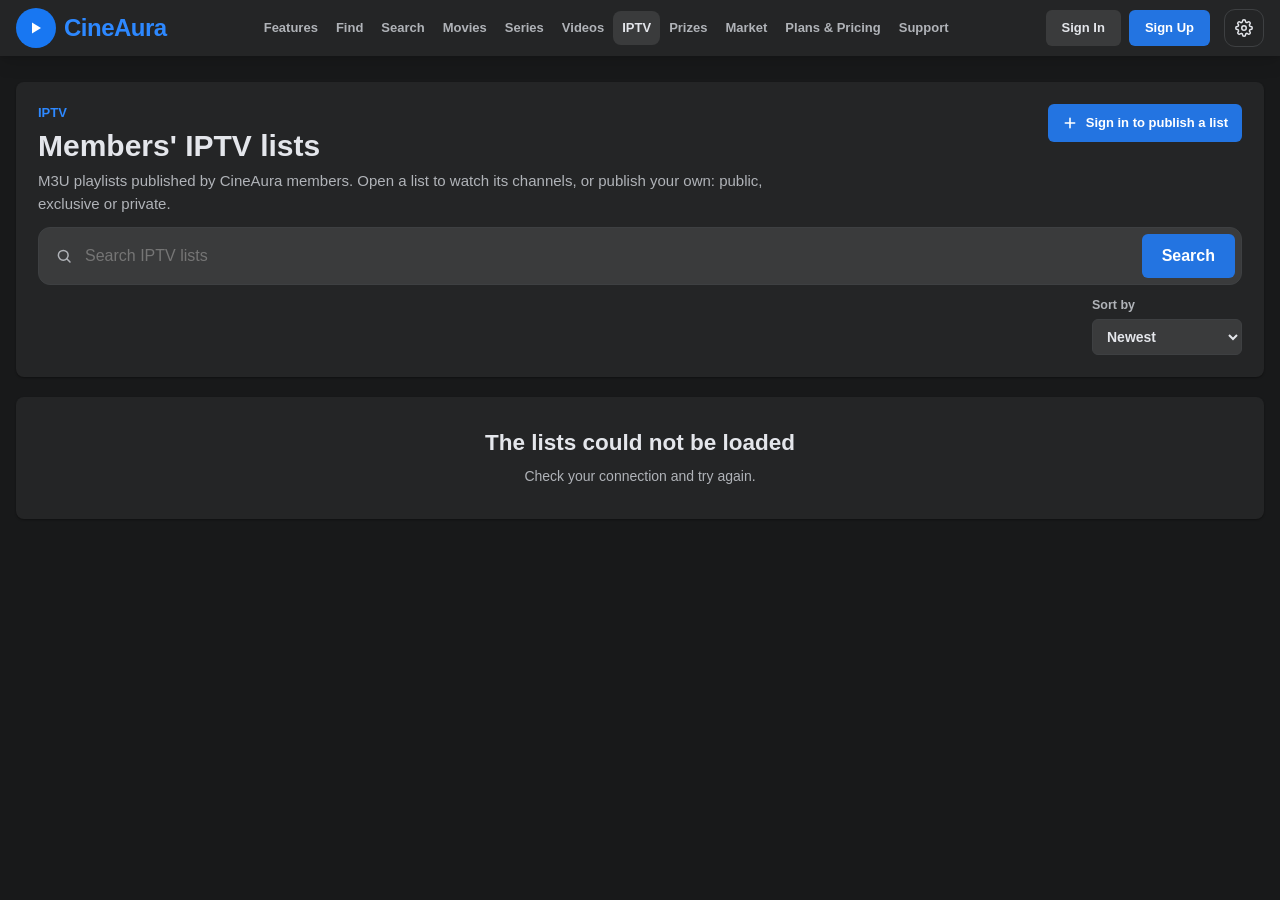
<file: iptv.html>
<!DOCTYPE html>
<html lang="en">
<head>
  <meta charset="UTF-8" />
  <!-- YouTube needs the site in the Referer of its player (else error 153): this policy wins over
       a stricter one a host or a CDN may add (Referrer-Policy: no-referrer or same-origin) -->
  <meta name="referrer" content="strict-origin-when-cross-origin" />
  <script src="js/prefs.js"></script>
  <meta name="viewport" content="width=device-width, initial-scale=1.0, viewport-fit=cover" />
  <title data-i18n-title="ipl.pageTitle">IPTV lists — CineAura</title>
  <link rel="icon" href="data:image/svg+xml,%3Csvg xmlns='http://www.w3.org/2000/svg' viewBox='0 0 64 64'%3E%3Crect width='64' height='64' rx='16' fill='%230d253f'/%3E%3Cpolygon points='26,18 48,32 26,46' fill='%2390cea1'/%3E%3C/svg%3E" />
  <link rel="preconnect" href="https://fonts.googleapis.com" />
  <link rel="preconnect" href="https://fonts.gstatic.com" crossorigin />
  <link href="https://fonts.googleapis.com/css2?family=Cormorant+Garamond:wght@500;600;700&family=Outfit:wght@300;400;500;600;700;800&display=swap" rel="stylesheet" />
  <link rel="stylesheet" href="css/style.css" />
  <link rel="stylesheet" href="css/pages.css" />
  <link rel="stylesheet" href="css/dashboard.css" />
  <link rel="stylesheet" href="css/videos.css" />
  <link rel="stylesheet" href="css/iptv.css" />
  <link rel="stylesheet" href="css/facebook.css" />
  <link rel="stylesheet" href="css/mobile.css" />
</head>
<body class="page-inner vs-body">
  <div class="bg-orbs" aria-hidden="true">
    <div class="orb orb-cyan"></div>
    <div class="orb orb-green"></div>
  </div>
  <div class="grain" aria-hidden="true"></div>

  <div class="site-wrap">
    <header class="header scrolled" id="site-header">
      <div class="header-inner">
        <a class="logo" href="./">
          <span class="logo-mark" aria-hidden="true">
            <svg width="14" height="14" viewBox="0 0 16 16" fill="none"><path d="M4 2.5L13 8L4 13.5V2.5Z" fill="#90cea1"/></svg>
          </span>
          <span class="logo-word">Cine<span>Aura</span></span>
        </a>
        <nav class="nav" aria-label="Primary">
          <a href="./#features" data-i18n="nav.features">Features</a>
          <a href="./index.html#search" data-i18n="nav.find">Find</a>
          <a href="./search.html" data-i18n="nav.search">Search</a>
          <a href="./movies.html" data-i18n="nav.movies">Movies</a>
          <a href="./series.html" data-i18n="nav.series">Series</a>
          <a href="./Content.html" data-i18n="nav.videos" data-videos-nav="1">Videos</a>
          <a href="./IPTV.html" data-i18n="nav.iptv" aria-current="page">IPTV</a>
          <a href="./Prize.html" data-i18n="nav.prizes">Prizes</a>
          <a href="./Market.html" data-i18n="nav.market">Market</a>
          <a href="./#plans" data-i18n="nav.plans">Plans & Pricing</a>
          <a href="./#support" data-i18n="nav.support">Support</a>
        </nav>
        <div class="auth auth-guest" id="auth-guest">
          <a class="btn btn-sm btn-ghost" href="./login.html?next=IPTV.html" data-i18n="nav.signin">Sign In</a>
          <a class="btn btn-sm btn-primary" href="./register.html" data-i18n="nav.signup">Sign Up</a>
        </div>
        <div class="auth auth-user" id="auth-user">
          <div class="header-bell-wrap">
            <button class="header-bell-btn" id="header-bell-btn" type="button" aria-label="Notifications" data-i18n-aria="prof.notif">
              <svg width="20" height="20" viewBox="0 0 24 24" fill="none" stroke="currentColor" stroke-width="2" stroke-linecap="round" stroke-linejoin="round"><path d="M18 8A6 6 0 0 0 6 8c0 7-3 9-3 9h18s-3-2-3-9"/><path d="M13.73 21a2 2 0 0 1-3.46 0"/></svg>
              <span class="header-bell-dot" id="header-bell-dot" hidden></span>
            </button>
            <div class="glass header-bell-panel" id="header-bell-panel" hidden></div>
          </div>
          <a class="btn btn-sm btn-primary" href="./dashboard.html" data-i18n="nav.dashboard">Dashboard</a>
          <button class="btn btn-sm btn-danger" id="logout-btn" type="button" data-i18n="nav.logout">Log Out</button>
        </div>
        <button class="hamburger" id="hamburger" type="button" data-i18n-aria="nav.openMenu" aria-label="Open menu"><span></span><span></span><span></span></button>
      </div>
    </header>
    <div class="mobile-menu" id="mobile-menu">
      <a href="./#features" data-i18n="nav.features">Features</a>
      <a href="./index.html#search" data-i18n="nav.find">Find</a>
      <a href="./search.html" data-i18n="nav.search">Search</a>
      <a href="./movies.html" data-i18n="nav.movies">Movies</a>
      <a href="./series.html" data-i18n="nav.series">Series</a>
      <a href="./Content.html" data-i18n="nav.videos" data-videos-nav="1">Videos</a>
      <a href="./IPTV.html" data-i18n="nav.iptv" aria-current="page">IPTV</a>
      <a href="./Prize.html" data-i18n="nav.prizes">Prizes</a>
      <a href="./Market.html" data-i18n="nav.market">Market</a>
      <a href="./#plans" data-i18n="nav.plans">Plans & Pricing</a>
      <a href="./#support" data-i18n="nav.supportFull">Support & Contact</a>
      <div class="mobile-auth-guest">
        <a href="./login.html?next=IPTV.html" data-i18n="nav.signin">Sign In</a>
        <a href="./register.html" data-i18n="nav.signup">Sign Up</a>
      </div>
      <div class="mobile-auth-user">
        <a href="./dashboard.html" data-i18n="nav.dashboard">Dashboard</a>
        <button type="button" data-logout data-i18n="nav.logout">Log Out</button>
      </div>
    </div>

    <!-- Members' IPTV lists (sql/iptv_lists.sql): the search box, the lists the visitor
         may see and "Publish a list" (js/iptv.js, js/iptv-lists.js) -->
    <main class="page-main vs-page ipl-page" id="ipl-root">
      <section class="glass vs-hero ipl-hero">
        <div class="ipl-hero-top">
          <div class="ipl-hero-text">
            <span class="eyebrow" data-i18n="ipl.eyebrow">IPTV</span>
            <h1 data-i18n="ipl.title">Members' IPTV lists</h1>
            <p data-i18n="ipl.lead">M3U playlists published by CineAura members. Open a list to watch its channels, or publish your own: public, exclusive or private.</p>
          </div>
          <div class="ipl-hero-acts" id="ipl-acts"></div>
        </div>
        <form class="vs-searchbar" id="ipl-form" role="search">
          <svg width="18" height="18" viewBox="0 0 24 24" fill="none" stroke="currentColor" stroke-width="2" stroke-linecap="round" aria-hidden="true"><circle cx="11" cy="11" r="6.5"/><path d="M20 20l-4.3-4.3"/></svg>
          <input name="q" id="ipl-q" type="search" autocomplete="off" enterkeyhint="search" placeholder="Search IPTV lists" data-i18n-placeholder="ipl.searchPh" aria-label="Search IPTV lists" data-i18n-aria="ipl.searchPh" />
          <button class="btn btn-lg btn-primary" type="submit" data-i18n="nav.search">Search</button>
        </form>
        <div class="ipl-tools" id="ipl-tools"></div>
      </section>
      <section class="vs-results" id="ipl-results" aria-live="polite"></section>
    </main>
  </div>
  <div class="toast" id="toast" role="status"></div>
  <script src="js/i18n.js"></script>
  <script src="js/lang.js"></script>
  <script src="js/common.js"></script>
  <script src="js/iptv-lists.js"></script>
  <script src="js/iptv.js"></script>
</body>
</html>
</file>
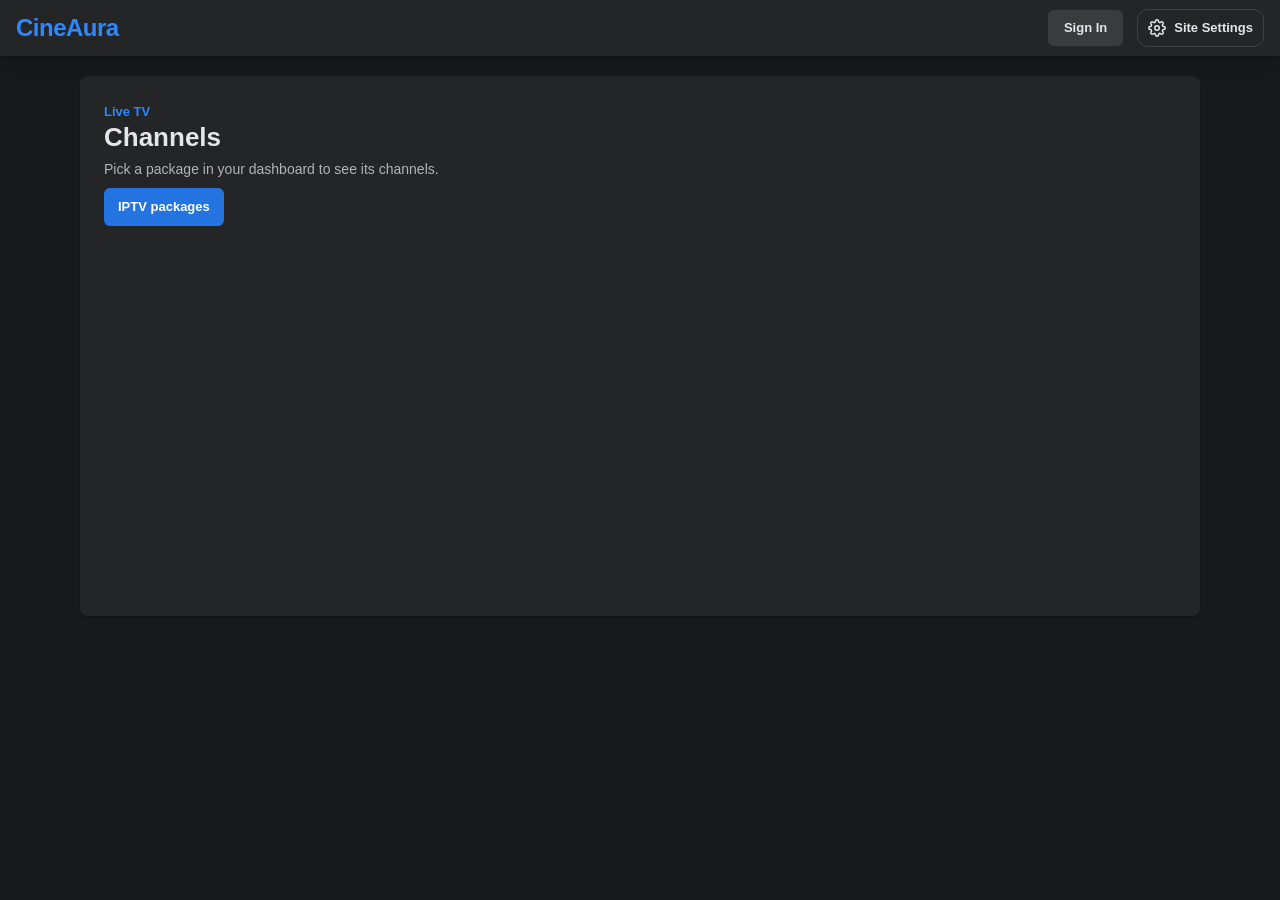
<file: listchannels.html>
<!DOCTYPE html>
<html lang="en">
<head>
  <meta charset="UTF-8" />
  <!-- YouTube needs the site in the Referer of its player (else error 153): this policy wins over
       a stricter one a host or a CDN may add (Referrer-Policy: no-referrer or same-origin) -->
  <meta name="referrer" content="strict-origin-when-cross-origin" />
  <script src="js/prefs.js"></script>
  <meta name="viewport" content="width=device-width, initial-scale=1.0, viewport-fit=cover" />
  <title data-i18n-title="common.channelsTitle">Channels — CineAura</title>
  <link rel="stylesheet" href="css/style.css" />
  <link rel="stylesheet" href="css/pages.css" />
  <link rel="stylesheet" href="css/dashboard.css" />
  <link href="https://fonts.googleapis.com/css2?family=Cormorant+Garamond:wght@600&family=Outfit:wght@400;600;700&display=swap" rel="stylesheet" />
  <link rel="stylesheet" href="css/facebook.css" />
  <link rel="stylesheet" href="css/channels.css" />
  <link rel="stylesheet" href="css/iptv.css" />
  <link rel="stylesheet" href="css/mobile.css" />
</head>
<body class="page-inner">
  <div class="bg-orbs" aria-hidden="true"><div class="orb orb-cyan"></div></div>
  <div class="site-wrap">
    <header class="header scrolled" id="site-header">
      <div class="header-inner">
        <a class="logo" href="./"><span class="logo-word">Cine<span>Aura</span></span></a>
        <div class="auth auth-user" id="auth-user">
          <div class="header-bell-wrap">
            <button class="header-bell-btn" id="header-bell-btn" type="button" aria-label="Notifications" data-i18n-aria="prof.notif">
              <svg width="20" height="20" viewBox="0 0 24 24" fill="none" stroke="currentColor" stroke-width="2" stroke-linecap="round" stroke-linejoin="round"><path d="M18 8A6 6 0 0 0 6 8c0 7-3 9-3 9h18s-3-2-3-9"/><path d="M13.73 21a2 2 0 0 1-3.46 0"/></svg>
              <span class="header-bell-dot" id="header-bell-dot" hidden></span>
            </button>
            <div class="glass header-bell-panel" id="header-bell-panel" hidden></div>
          </div><a class="btn btn-sm btn-primary" href="./dashboard.html" data-i18n="nav.dashboard">Dashboard</a></div>
        <div class="auth auth-guest" id="auth-guest"><a class="btn btn-sm btn-ghost" href="./login.html" data-i18n="nav.signin">Sign In</a></div>
      </div>
    </header>
    <main class="page-main" id="root"></main>
  </div>
  <div class="toast" id="toast" role="status"></div>
  <script src="js/i18n.js"></script>
  <script src="js/lang.js"></script>
  <script src="js/common.js"></script>
  <script src="js/channel-player.js"></script>
  <script src="js/iptv-lists.js"></script>
  <script src="js/listchannels.js"></script>
</body>
</html>
</file>
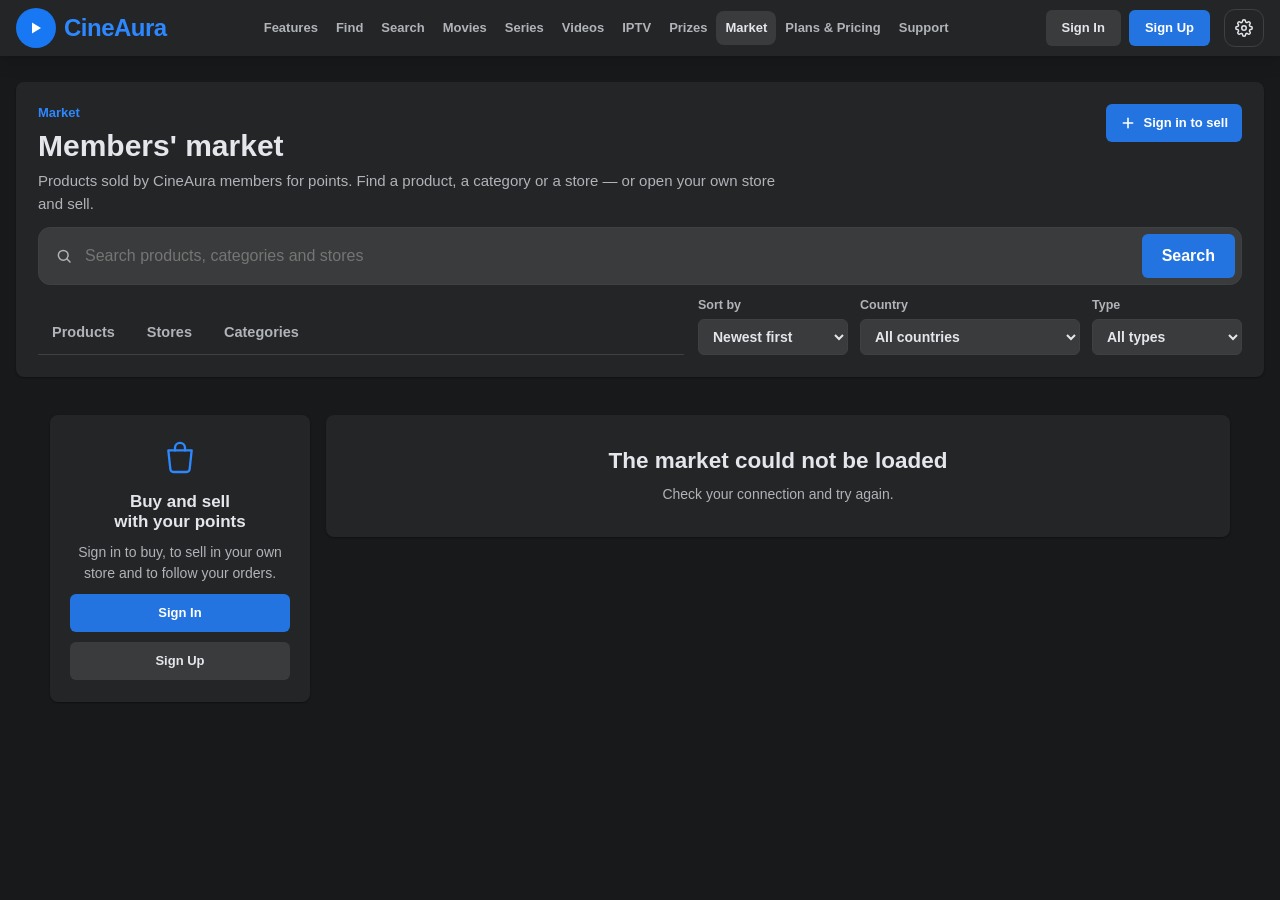
<file: market.html>
<!DOCTYPE html>
<html lang="en">
<head>
  <meta charset="UTF-8" />
  <!-- YouTube needs the site in the Referer of its player (else error 153): this policy wins over
       a stricter one a host or a CDN may add (Referrer-Policy: no-referrer or same-origin) -->
  <meta name="referrer" content="strict-origin-when-cross-origin" />
  <script src="js/prefs.js"></script>
  <meta name="viewport" content="width=device-width, initial-scale=1.0, viewport-fit=cover" />
  <title data-i18n-title="mkt.pageTitle">Market — CineAura</title>
  <link rel="icon" href="data:image/svg+xml,%3Csvg xmlns='http://www.w3.org/2000/svg' viewBox='0 0 64 64'%3E%3Crect width='64' height='64' rx='16' fill='%230d253f'/%3E%3Cpolygon points='26,18 48,32 26,46' fill='%2390cea1'/%3E%3C/svg%3E" />
  <link rel="preconnect" href="https://fonts.googleapis.com" />
  <link rel="preconnect" href="https://fonts.gstatic.com" crossorigin />
  <link href="https://fonts.googleapis.com/css2?family=Cormorant+Garamond:wght@500;600;700&family=Outfit:wght@300;400;500;600;700;800&display=swap" rel="stylesheet" />
  <link rel="stylesheet" href="css/style.css" />
  <link rel="stylesheet" href="css/pages.css" />
  <link rel="stylesheet" href="css/dashboard.css" />
  <link rel="stylesheet" href="css/videos.css" />
  <link rel="stylesheet" href="css/market.css" />
  <link rel="stylesheet" href="css/facebook.css" />
  <link rel="stylesheet" href="css/mobile.css" />
</head>
<body class="page-inner vs-body mkt-body">
  <div class="bg-orbs" aria-hidden="true">
    <div class="orb orb-cyan"></div>
    <div class="orb orb-green"></div>
  </div>
  <div class="grain" aria-hidden="true"></div>

  <div class="site-wrap">
    <header class="header scrolled" id="site-header">
      <div class="header-inner">
        <a class="logo" href="./">
          <span class="logo-mark" aria-hidden="true">
            <svg width="14" height="14" viewBox="0 0 16 16" fill="none"><path d="M4 2.5L13 8L4 13.5V2.5Z" fill="#90cea1"/></svg>
          </span>
          <span class="logo-word">Cine<span>Aura</span></span>
        </a>
        <nav class="nav" aria-label="Primary">
          <a href="./#features" data-i18n="nav.features">Features</a>
          <a href="./index.html#search" data-i18n="nav.find">Find</a>
          <a href="./search.html" data-i18n="nav.search">Search</a>
          <a href="./movies.html" data-i18n="nav.movies">Movies</a>
          <a href="./series.html" data-i18n="nav.series">Series</a>
          <a href="./Content.html" data-i18n="nav.videos" data-videos-nav="1">Videos</a>
          <a href="./IPTV.html" data-i18n="nav.iptv">IPTV</a>
          <a href="./Prize.html" data-i18n="nav.prizes">Prizes</a>
          <a href="./Market.html" data-i18n="nav.market" aria-current="page">Market</a>
          <a href="./#plans" data-i18n="nav.plans">Plans & Pricing</a>
          <a href="./#support" data-i18n="nav.support">Support</a>
        </nav>
        <div class="auth auth-guest" id="auth-guest">
          <a class="btn btn-sm btn-ghost" href="./login.html?next=Market.html" data-i18n="nav.signin" data-mkt-signin>Sign In</a>
          <a class="btn btn-sm btn-primary" href="./register.html" data-i18n="nav.signup">Sign Up</a>
        </div>
        <div class="auth auth-user" id="auth-user">
          <div class="header-bell-wrap">
            <button class="header-bell-btn" id="header-bell-btn" type="button" aria-label="Notifications" data-i18n-aria="prof.notif">
              <svg width="20" height="20" viewBox="0 0 24 24" fill="none" stroke="currentColor" stroke-width="2" stroke-linecap="round" stroke-linejoin="round"><path d="M18 8A6 6 0 0 0 6 8c0 7-3 9-3 9h18s-3-2-3-9"/><path d="M13.73 21a2 2 0 0 1-3.46 0"/></svg>
              <span class="header-bell-dot" id="header-bell-dot" hidden></span>
            </button>
            <div class="glass header-bell-panel" id="header-bell-panel" hidden></div>
          </div>
          <a class="btn btn-sm btn-primary" href="./dashboard.html" data-i18n="nav.dashboard">Dashboard</a>
          <button class="btn btn-sm btn-danger" id="logout-btn" type="button" data-i18n="nav.logout">Log Out</button>
        </div>
        <button class="hamburger" id="hamburger" type="button" data-i18n-aria="nav.openMenu" aria-label="Open menu"><span></span><span></span><span></span></button>
      </div>
    </header>
    <div class="mobile-menu" id="mobile-menu">
      <a href="./#features" data-i18n="nav.features">Features</a>
      <a href="./index.html#search" data-i18n="nav.find">Find</a>
      <a href="./search.html" data-i18n="nav.search">Search</a>
      <a href="./movies.html" data-i18n="nav.movies">Movies</a>
      <a href="./series.html" data-i18n="nav.series">Series</a>
      <a href="./Content.html" data-i18n="nav.videos" data-videos-nav="1">Videos</a>
      <a href="./IPTV.html" data-i18n="nav.iptv">IPTV</a>
      <a href="./Prize.html" data-i18n="nav.prizes">Prizes</a>
      <a href="./Market.html" data-i18n="nav.market" aria-current="page">Market</a>
      <a href="./#plans" data-i18n="nav.plans">Plans & Pricing</a>
      <a href="./#support" data-i18n="nav.supportFull">Support & Contact</a>
      <div class="mobile-auth-guest">
        <a href="./login.html?next=Market.html" data-i18n="nav.signin" data-mkt-signin>Sign In</a>
        <a href="./register.html" data-i18n="nav.signup">Sign Up</a>
      </div>
      <div class="mobile-auth-user">
        <a href="./dashboard.html" data-i18n="nav.dashboard">Dashboard</a>
        <button type="button" data-logout data-i18n="nav.logout">Log Out</button>
      </div>
    </div>

    <!-- The members' market (sql/market.sql, js/market.js): the search box (products, categories,
         stores), the side menu of the member (points, notifications, sales, purchases, ratings,
         requests, store settings) and the page: trending products and the best-selling
         categories, a search, Market.html?Categories=…, ?Store=…, ?Product=… -->
    <main class="page-main vs-page mkt-page" id="mkt-root">
      <section class="glass vs-hero mkt-hero">
        <div class="mkt-hero-top">
          <div class="mkt-hero-text">
            <span class="eyebrow" data-i18n="mkt.eyebrow">Market</span>
            <h1><a href="./Market.html" data-nav data-i18n="mkt.title">Members' market</a></h1>
            <p data-i18n="mkt.lead">Products sold by CineAura members for points. Find a product, a category or a store — or open your own store and sell.</p>
          </div>
          <div class="mkt-hero-acts" id="mkt-acts"></div>
        </div>
        <form class="vs-searchbar" id="mkt-form" role="search">
          <svg width="18" height="18" viewBox="0 0 24 24" fill="none" stroke="currentColor" stroke-width="2" stroke-linecap="round" aria-hidden="true"><circle cx="11" cy="11" r="6.5"/><path d="M20 20l-4.3-4.3"/></svg>
          <input name="q" id="mkt-q" type="search" autocomplete="off" enterkeyhint="search" placeholder="Search products, categories and stores" data-i18n-placeholder="mkt.searchPh" aria-label="Search products, categories and stores" data-i18n-aria="mkt.searchPh" />
          <button class="btn btn-lg btn-primary" type="submit" data-i18n="nav.search">Search</button>
        </form>
        <div class="mkt-tools" id="mkt-tools"></div>
      </section>
      <div class="dash-layout mkt-layout" id="mkt-layout">
        <aside class="glass dash-side mkt-side" id="mkt-side" aria-label="Your market"></aside>
        <section class="mkt-main" id="mkt-main" aria-live="polite"></section>
      </div>
    </main>
  </div>
  <div class="toast" id="toast" role="status"></div>
  <script src="js/i18n.js"></script>
  <script src="js/lang.js"></script>
  <script src="js/common.js"></script>
  <script src="js/market-forms.js"></script>
  <script src="js/market-coupons.js"></script>
  <script src="js/market.js"></script>
</body>
</html>
</file>
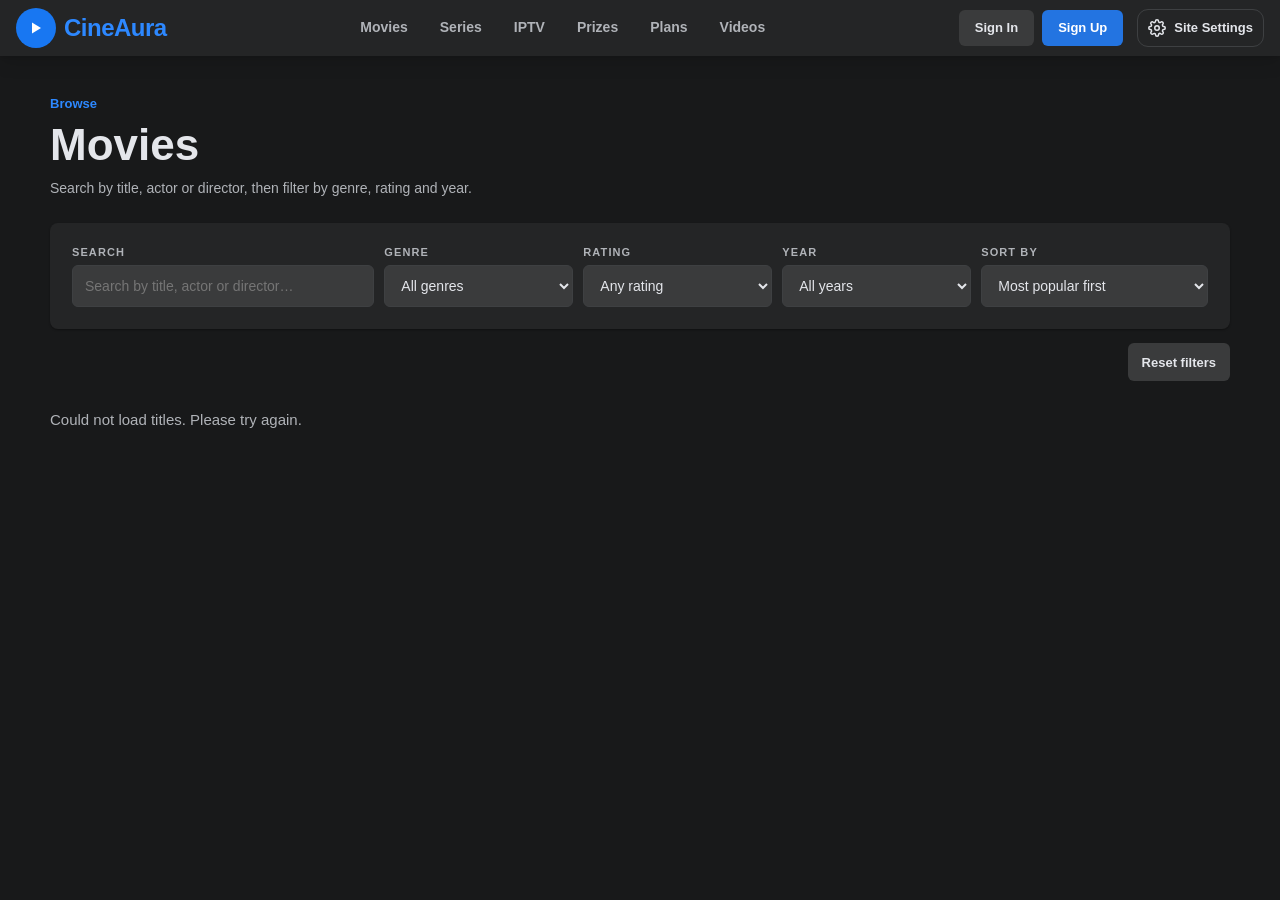
<file: movies.html>
<!DOCTYPE html>
<html lang="en">
<head>
  <meta charset="UTF-8" />
  <!-- YouTube needs the site in the Referer of its player (else error 153): this policy wins over
       a stricter one a host or a CDN may add (Referrer-Policy: no-referrer or same-origin) -->
  <meta name="referrer" content="strict-origin-when-cross-origin" />
  <script src="js/prefs.js"></script>
  <meta name="viewport" content="width=device-width, initial-scale=1.0, viewport-fit=cover" />
  <title data-i18n-title="common.movies">Movies — CineAura</title>
  <link rel="icon" href="data:image/svg+xml,%3Csvg xmlns='http://www.w3.org/2000/svg' viewBox='0 0 64 64'%3E%3Crect width='64' height='64' rx='16' fill='%230d253f'/%3E%3Cpolygon points='26,18 48,32 26,46' fill='%2390cea1'/%3E%3C/svg%3E" />
  <link rel="preconnect" href="https://fonts.googleapis.com" />
  <link rel="preconnect" href="https://fonts.gstatic.com" crossorigin />
  <link href="https://fonts.googleapis.com/css2?family=Cormorant+Garamond:wght@500;600;700&family=Outfit:wght@300;400;500;600;700;800&display=swap" rel="stylesheet" />
  <link rel="stylesheet" href="css/style.css" />
  <link rel="stylesheet" href="css/pages.css" />
  <link rel="stylesheet" href="css/dashboard.css" />
  <link rel="stylesheet" href="css/prize.css" />
  <link rel="stylesheet" href="css/browse.css" />
  <link rel="stylesheet" href="css/facebook.css" />
  <link rel="stylesheet" href="css/mobile.css" />
</head>
<body class="page-inner" data-kind="movie">
  <div class="bg-orbs" aria-hidden="true">
    <div class="orb orb-cyan"></div>
    <div class="orb orb-green"></div>
  </div>
  <div class="grain" aria-hidden="true"></div>
  <div class="site-wrap">
    <header class="header scrolled" id="site-header">
      <div class="header-inner">
        <a class="logo" href="./">
          <span class="logo-mark" aria-hidden="true">
            <svg width="14" height="14" viewBox="0 0 16 16" fill="none"><path d="M4 2.5L13 8L4 13.5V2.5Z" fill="#90cea1"/></svg>
          </span>
          <span class="logo-word">Cine<span>Aura</span></span>
        </a>
        <nav class="nav" aria-label="Primary">
          <a href="./movies.html" data-i18n="nav.movies">Movies</a>
          <a href="./series.html" data-i18n="nav.series">Series</a>
          <a href="./#iptv" data-i18n="nav.iptv">IPTV</a>
          <a href="./Prize.html" data-i18n="nav.prizes">Prizes</a>
          <a href="./#plans" data-i18n="nav.plansShort">Plans</a>
        </nav>
        <div class="auth auth-guest" id="auth-guest">
          <a class="btn btn-sm btn-ghost" href="./login.html" data-i18n="nav.signin">Sign In</a>
          <a class="btn btn-sm btn-primary" href="./register.html" data-i18n="nav.signup">Sign Up</a>
        </div>
        <div class="auth auth-user" id="auth-user">
          <div class="header-bell-wrap">
            <button class="header-bell-btn" id="header-bell-btn" type="button" aria-label="Notifications" data-i18n-aria="prof.notif">
              <svg width="20" height="20" viewBox="0 0 24 24" fill="none" stroke="currentColor" stroke-width="2" stroke-linecap="round" stroke-linejoin="round"><path d="M18 8A6 6 0 0 0 6 8c0 7-3 9-3 9h18s-3-2-3-9"/><path d="M13.73 21a2 2 0 0 1-3.46 0"/></svg>
              <span class="header-bell-dot" id="header-bell-dot" hidden></span>
            </button>
            <div class="glass header-bell-panel" id="header-bell-panel" hidden></div>
          </div>
          <a class="btn btn-sm btn-primary" href="./dashboard.html" data-i18n="nav.dashboard">Dashboard</a>
          <button class="btn btn-sm btn-danger" id="logout-btn" type="button" data-i18n="nav.logout">Log Out</button>
        </div>
        <button class="hamburger" id="hamburger" type="button" data-i18n-aria="nav.openMenu" aria-label="Open menu"><span></span><span></span><span></span></button>
      </div>
    </header>
    <div class="mobile-menu" id="mobile-menu">
      <a href="./login.html" data-i18n="nav.signin">Sign In</a>
      <a href="./register.html" data-i18n="nav.signup">Sign Up</a>
      <a href="./dashboard.html" data-i18n="nav.dashboard">Dashboard</a>
      <div class="mobile-auth-user"><button type="button" data-logout data-i18n="nav.logout">Log Out</button></div>
    </div>
    <main class="page-main" id="browse-root">
      <div class="br-wrap">
        <header class="br-head">
          <span class="eyebrow" data-i18n="browse.kicker">Browse</span>
          <h1 data-i18n="common.movies">Movies</h1>
          <p class="muted" data-i18n="browse.lead">Search by title, actor or director, then filter by genre, rating and year.</p>
        </header>
        <div class="pz-toolbar br-toolbar glass" id="br-toolbar" role="search">
          <label class="pz-field pz-field-search">
            <span class="pz-field-label" data-i18n="nav.search">Search</span>
            <input id="br-q" type="search" autocomplete="off" data-i18n-placeholder="browse.searchPh" placeholder="Search by title, actor or director…" />
          </label>
          <label class="pz-field">
            <span class="pz-field-label" data-i18n="browse.genre">Genre</span>
            <select id="br-genre"><option value="" data-i18n="browse.allGenres">All genres</option></select>
          </label>
          <label class="pz-field">
            <span class="pz-field-label" data-i18n="browse.rating">Rating</span>
            <select id="br-rating"><option value="" data-i18n="browse.anyRating">Any rating</option></select>
          </label>
          <label class="pz-field">
            <span class="pz-field-label" data-i18n="browse.year">Year</span>
            <select id="br-year"><option value="" data-i18n="browse.allYears">All years</option></select>
          </label>
          <label class="pz-field">
            <span class="pz-field-label" data-i18n="browse.sort">Sort by</span>
            <select id="br-sort">
              <option value="pop_desc" data-i18n="browse.sortPopDesc">Most popular first</option>
              <option value="pop_asc" data-i18n="browse.sortPopAsc">Least popular first</option>
              <option value="rating_desc" data-i18n="browse.sortRatingDesc">Highest rated first</option>
              <option value="rating_asc" data-i18n="browse.sortRatingAsc">Lowest rated first</option>
              <option value="az" data-i18n="browse.sortAz">Title A → Z</option>
              <option value="za" data-i18n="browse.sortZa">Title Z → A</option>
              <option value="old" data-i18n="browse.sortOldest">Oldest first</option>
              <option value="new" data-i18n="browse.sortNewest">Newest first</option>
            </select>
          </label>
        </div>
        <div class="pz-toolbar-meta br-meta">
          <span id="br-count" aria-live="polite"></span>
          <button class="btn btn-sm btn-ghost" id="br-reset" type="button" data-i18n="browse.reset">Reset filters</button>
        </div>
        <div id="br-person"></div>
        <div class="br-grid" id="br-results" aria-live="polite"></div>
        <nav class="br-pager" id="br-pager" aria-label="Pages"></nav>
      </div>
    </main>
  </div>
  <div class="toast" id="toast" role="status"></div>
  <script src="js/i18n.js"></script>
  <script src="js/lang.js"></script>
  <script src="js/common.js"></script>
  <script src="js/browse.js"></script>
</body>
</html>
</file>
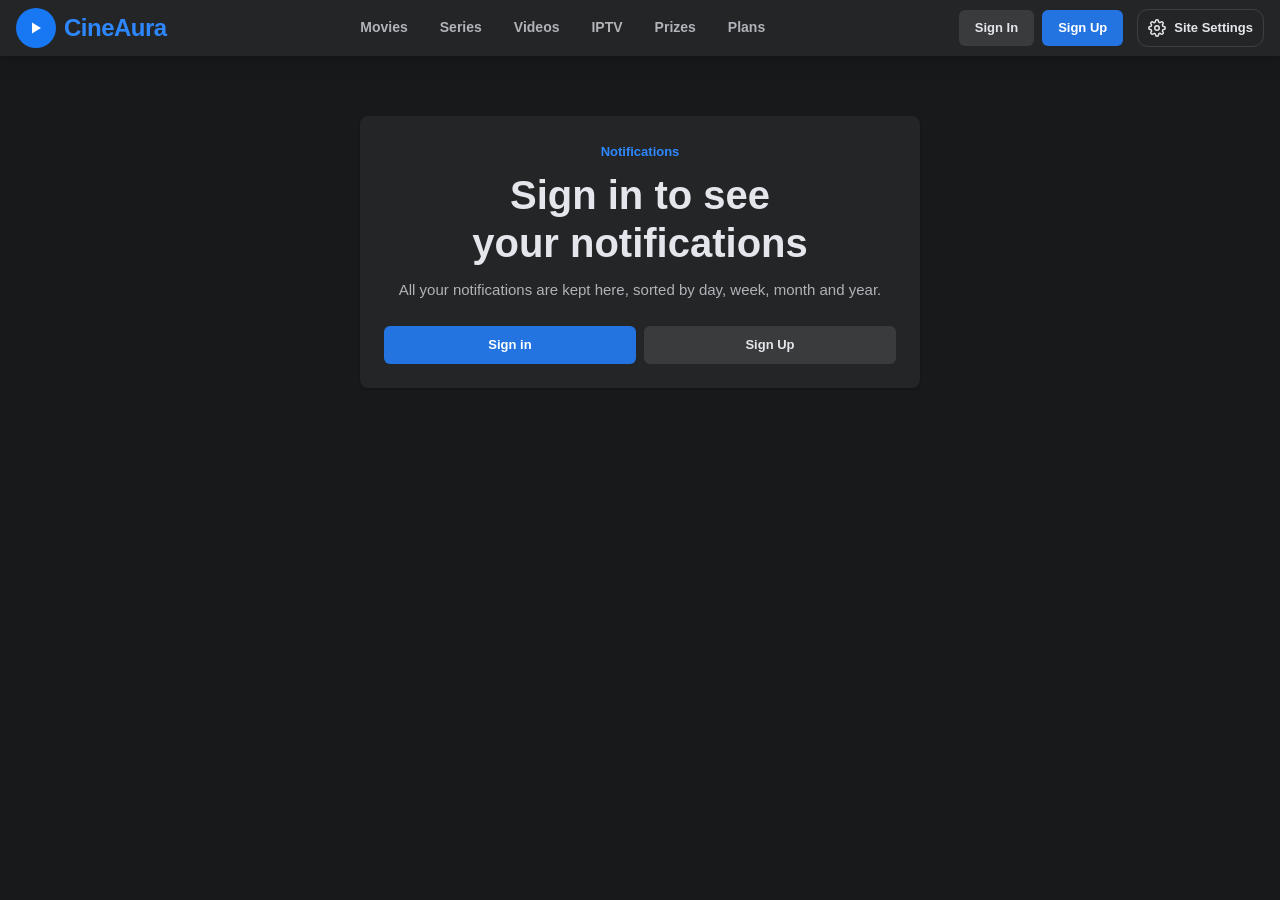
<file: notifications.html>
<!DOCTYPE html>
<html lang="en">
<head>
  <meta charset="UTF-8" />
  <!-- YouTube needs the site in the Referer of its player (else error 153): this policy wins over
       a stricter one a host or a CDN may add (Referrer-Policy: no-referrer or same-origin) -->
  <meta name="referrer" content="strict-origin-when-cross-origin" />
  <script src="js/prefs.js"></script>
  <meta name="viewport" content="width=device-width, initial-scale=1.0, viewport-fit=cover" />
  <title data-i18n-title="notes.pageTitle">Notifications — CineAura</title>
  <link rel="icon" href="data:image/svg+xml,%3Csvg xmlns='http://www.w3.org/2000/svg' viewBox='0 0 64 64'%3E%3Crect width='64' height='64' rx='16' fill='%230d253f'/%3E%3Cpolygon points='26,18 48,32 26,46' fill='%2390cea1'/%3E%3C/svg%3E" />
  <link rel="preconnect" href="https://fonts.googleapis.com" />
  <link rel="preconnect" href="https://fonts.gstatic.com" crossorigin />
  <link href="https://fonts.googleapis.com/css2?family=Cormorant+Garamond:wght@500;600;700&family=Outfit:wght@300;400;500;600;700;800&display=swap" rel="stylesheet" />
  <link rel="stylesheet" href="css/style.css" />
  <link rel="stylesheet" href="css/pages.css" />
  <link rel="stylesheet" href="css/dashboard.css" />
  <link rel="stylesheet" href="css/facebook.css" />
  <link rel="stylesheet" href="css/notifications.css" />
  <link rel="stylesheet" href="css/mobile.css" />
</head>
<body class="page-inner" data-auth-gate="silent">
  <div class="bg-orbs" aria-hidden="true">
    <div class="orb orb-cyan"></div>
    <div class="orb orb-green"></div>
  </div>
  <div class="grain" aria-hidden="true"></div>
  <div class="site-wrap">
    <header class="header scrolled" id="site-header">
      <div class="header-inner">
        <a class="logo" href="./">
          <span class="logo-mark" aria-hidden="true">
            <svg width="14" height="14" viewBox="0 0 16 16" fill="none"><path d="M4 2.5L13 8L4 13.5V2.5Z" fill="#90cea1"/></svg>
          </span>
          <span class="logo-word">Cine<span>Aura</span></span>
        </a>
        <nav class="nav" aria-label="Primary">
          <a href="./#movies" data-i18n="nav.movies">Movies</a>
          <a href="./#series" data-i18n="nav.series">Series</a>
          <a href="./#iptv" data-i18n="nav.iptv">IPTV</a>
          <a href="./Prize.html" data-i18n="nav.prizes">Prizes</a>
          <a href="./#plans" data-i18n="nav.plansShort">Plans</a>
        </nav>
        <div class="auth auth-guest" id="auth-guest">
          <a class="btn btn-sm btn-ghost" href="./login.html" data-i18n="nav.signin">Sign In</a>
          <a class="btn btn-sm btn-primary" href="./register.html" data-i18n="nav.signup">Sign Up</a>
        </div>
        <div class="auth auth-user" id="auth-user">
          <div class="header-bell-wrap">
            <button class="header-bell-btn" id="header-bell-btn" type="button" aria-label="Notifications" data-i18n-aria="prof.notif">
              <svg width="20" height="20" viewBox="0 0 24 24" fill="none" stroke="currentColor" stroke-width="2" stroke-linecap="round" stroke-linejoin="round"><path d="M18 8A6 6 0 0 0 6 8c0 7-3 9-3 9h18s-3-2-3-9"/><path d="M13.73 21a2 2 0 0 1-3.46 0"/></svg>
              <span class="header-bell-dot" id="header-bell-dot" hidden></span>
            </button>
            <div class="glass header-bell-panel" id="header-bell-panel" hidden></div>
          </div>
          <a class="btn btn-sm btn-primary" href="./dashboard.html" data-i18n="nav.dashboard">Dashboard</a>
          <button class="btn btn-sm btn-danger" id="logout-btn" type="button" data-i18n="nav.logout">Log Out</button>
        </div>
        <button class="hamburger" id="hamburger" type="button" data-i18n-aria="nav.openMenu" aria-label="Open menu"><span></span><span></span><span></span></button>
      </div>
    </header>
    <div class="mobile-menu" id="mobile-menu">
      <a href="./login.html" data-i18n="nav.signin">Sign In</a>
      <a href="./register.html" data-i18n="nav.signup">Sign Up</a>
      <a href="./dashboard.html" data-i18n="nav.dashboard">Dashboard</a>
      <div class="mobile-auth-user"><button type="button" data-logout data-i18n="nav.logout">Log Out</button></div>
    </div>
    <main class="page-main" id="notes-root"></main>
  </div>
  <div class="toast" id="toast" role="status"></div>
  <script src="js/i18n.js"></script>
  <script src="js/lang.js"></script>
  <script src="js/common.js"></script>
  <script src="js/notifications.js"></script>
</body>
</html>
</file>
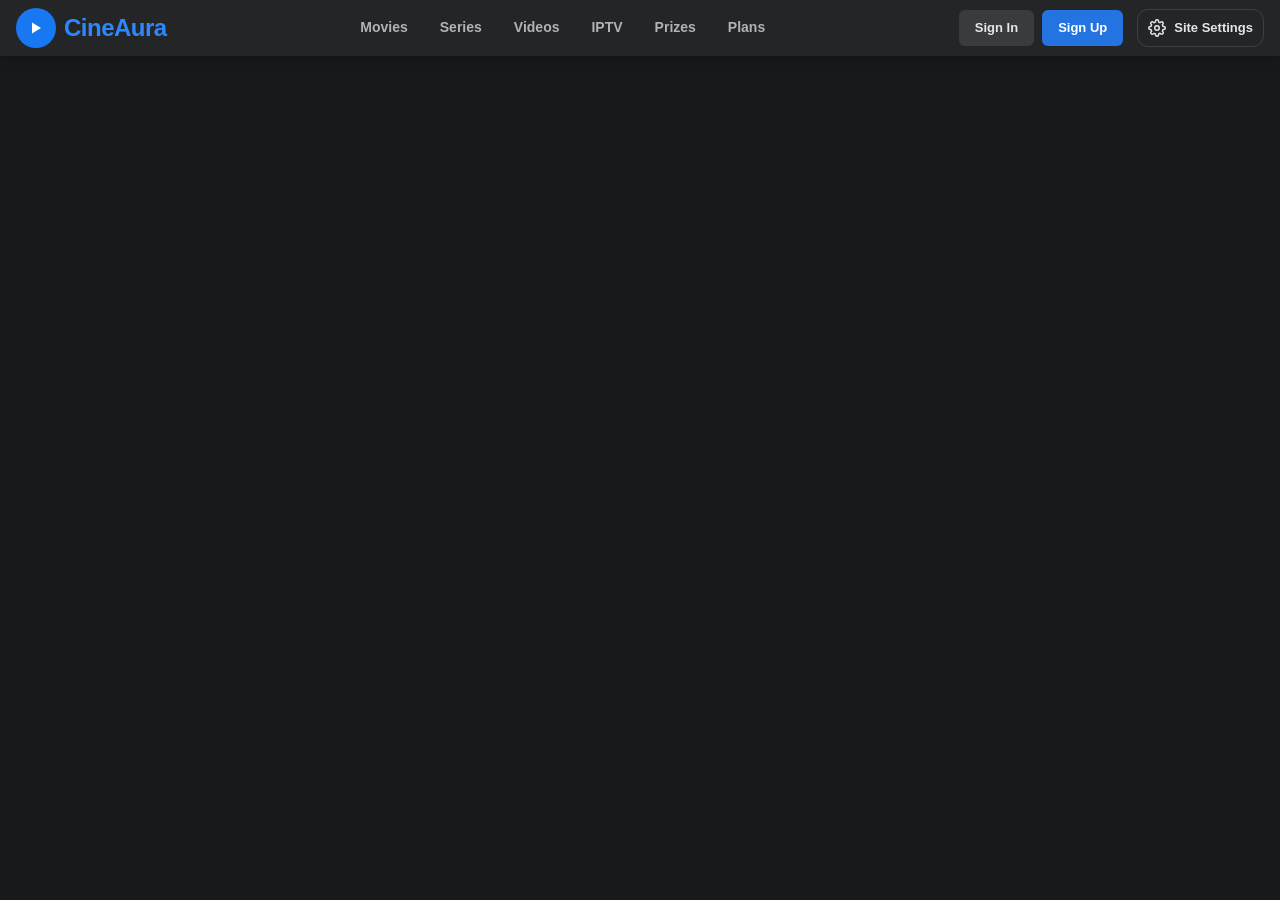
<file: panel.html>
<!DOCTYPE html>
<html lang="en">
<head>
  <meta charset="UTF-8" />
  <!-- YouTube needs the site in the Referer of its player (else error 153): this policy wins over
       a stricter one a host or a CDN may add (Referrer-Policy: no-referrer or same-origin) -->
  <meta name="referrer" content="strict-origin-when-cross-origin" />
  <script src="js/prefs.js"></script>
  <meta name="viewport" content="width=device-width, initial-scale=1.0, viewport-fit=cover" />
  <title data-i18n-title="nav.panel">Panel — CineAura</title>
  <link rel="icon" href="data:image/svg+xml,%3Csvg xmlns='http://www.w3.org/2000/svg' viewBox='0 0 64 64'%3E%3Crect width='64' height='64' rx='16' fill='%230d253f'/%3E%3Cpolygon points='26,18 48,32 26,46' fill='%2390cea1'/%3E%3C/svg%3E" />
  <link rel="preconnect" href="https://fonts.googleapis.com" />
  <link rel="preconnect" href="https://fonts.gstatic.com" crossorigin />
  <link href="https://fonts.googleapis.com/css2?family=Cormorant+Garamond:wght@500;600;700&family=Outfit:wght@300;400;500;600;700;800&display=swap" rel="stylesheet" />
  <link rel="stylesheet" href="css/style.css" />
  <link rel="stylesheet" href="css/pages.css" />
  <link rel="stylesheet" href="css/dashboard.css" />
  <link rel="stylesheet" href="css/panel.css" />
  <link rel="stylesheet" href="css/panel-prizes.css" />
  <link rel="stylesheet" href="css/facebook.css" />
  <link rel="stylesheet" href="css/channels.css" />
  <link rel="stylesheet" href="css/help.css" />
  <link rel="stylesheet" href="css/mobile.css" />
</head>
<body class="page-inner">
  <div class="bg-orbs" aria-hidden="true">
    <div class="orb orb-cyan"></div>
    <div class="orb orb-green"></div>
  </div>
  <div class="grain" aria-hidden="true"></div>
  <div class="site-wrap">
    <header class="header scrolled" id="site-header">
      <div class="header-inner">
        <a class="logo" href="./">
          <span class="logo-mark" aria-hidden="true">
            <svg width="14" height="14" viewBox="0 0 16 16" fill="none"><path d="M4 2.5L13 8L4 13.5V2.5Z" fill="#90cea1"/></svg>
          </span>
          <span class="logo-word">Cine<span>Aura</span></span>
        </a>
        <nav class="nav" aria-label="Primary">
          <a href="./#movies" data-i18n="nav.movies">Movies</a>
          <a href="./#series" data-i18n="nav.series">Series</a>
          <a href="./#iptv" data-i18n="nav.iptv">IPTV</a>
          <a href="./Prize.html" data-i18n="nav.prizes">Prizes</a>
          <a href="./#plans" data-i18n="nav.plansShort">Plans</a>
        </nav>
        <div class="auth auth-guest" id="auth-guest">
          <a class="btn btn-sm btn-ghost" href="./login.html" data-i18n="nav.signin">Sign In</a>
          <a class="btn btn-sm btn-primary" href="./register.html" data-i18n="nav.signup">Sign Up</a>
        </div>
        <div class="auth auth-user" id="auth-user">
          <div class="header-bell-wrap">
            <button class="header-bell-btn" id="header-bell-btn" type="button" aria-label="Notifications" data-i18n-aria="prof.notif">
              <svg width="20" height="20" viewBox="0 0 24 24" fill="none" stroke="currentColor" stroke-width="2" stroke-linecap="round" stroke-linejoin="round"><path d="M18 8A6 6 0 0 0 6 8c0 7-3 9-3 9h18s-3-2-3-9"/><path d="M13.73 21a2 2 0 0 1-3.46 0"/></svg>
              <span class="header-bell-dot" id="header-bell-dot" hidden></span>
            </button>
            <div class="glass header-bell-panel" id="header-bell-panel" hidden></div>
          </div>
          <a class="btn btn-sm btn-primary" href="./dashboard.html" data-i18n="nav.dashboard">Dashboard</a>
          <button class="btn btn-sm btn-danger" id="logout-btn" type="button" data-i18n="nav.logout">Log Out</button>
        </div>
        <button class="hamburger" id="hamburger" type="button" data-i18n-aria="nav.openMenu" aria-label="Open menu"><span></span><span></span><span></span></button>
      </div>
    </header>
    <div class="mobile-menu" id="mobile-menu">
      <a href="./login.html" data-i18n="nav.signin">Sign In</a>
      <a href="./register.html" data-i18n="nav.signup">Sign Up</a>
      <a href="./dashboard.html" data-i18n="nav.dashboard">Dashboard</a>
      <div class="mobile-auth-user"><button type="button" data-logout data-i18n="nav.logout">Log Out</button></div>
    </div>
    <main class="page-main" id="panel-root"><!-- Level reference LV0-LV7 injected by js/panel.js viewAccounts (POINT_LEVELS/LEVEL_PERMS) for staff moderation — client guard + server RLS --></main>
  </div>
  <div class="toast" id="toast" role="status"></div>
  <script src="js/i18n.js"></script>
  <script src="js/lang.js"></script>
  <script src="js/common.js"></script>
  <script src="js/prize-rules.js"></script>
  <script src="js/panel-prizes.js"></script>
  <script src="js/channel-player.js"></script>
  <script src="js/panel-admin.js"></script>
  <script src="js/panel-withdraw.js"></script>
  <script src="js/help-panel.js"></script>
  <script src="js/panel.js"></script>
</body>
</html>
</file>
<file: css/style.css>
:root {
  --navy: #0d253f;
  --navy-deep: #032541;
  --ink: #070f18;
  --cyan: #01b4e4;
  --cyan-2: #4fd2ff;
  --green: #90cea1;
  --text: #f4fbff;
  --muted: #9bb0c2;
  --line: rgba(145, 196, 220, 0.16);
  --header-offset: 18px;
  --header-h: 86px;
  --sans: "Outfit", "Segoe UI", sans-serif;
  --serif: "Cormorant Garamond", Georgia, serif;
  --shadow: 0 24px 80px rgba(0, 0, 0, 0.42);
  --surface: rgba(9, 22, 36, 0.52);
  --header-bg: rgba(7, 18, 30, 0.42);
  --header-bg-scrolled: rgba(7, 18, 30, 0.82);
  --input-bg: rgba(4, 14, 24, 0.55);
  --mobile-bg: rgba(7, 18, 30, 0.92);
  --card-bg: rgba(4, 14, 24, 0.4);
  --orbs-base: linear-gradient(180deg, #08131e 0%, #070f18 46%, #0a1826 100%);
}

*,
*::before,
*::after {
  box-sizing: border-box;
  margin: 0;
  padding: 0;
}

html {
  scroll-behavior: smooth;
}

html,
body {
  min-height: 100%;
}

body {
  font-family: var(--sans);
  color: var(--text);
  background: var(--ink);
  overflow-x: hidden;
  line-height: 1.55;
  letter-spacing: 0.01em;
}

body.menu-open {
  overflow: hidden;
}

img {
  max-width: 100%;
  display: block;
}

a {
  color: inherit;
  text-decoration: none;
}

button,
input,
textarea {
  font-family: inherit;
}

button {
  cursor: pointer;
  border: none;
  background: none;
  color: inherit;
}

ul {
  list-style: none;
}

::selection {
  background: rgba(1, 180, 228, 0.32);
  color: #fff;
}

.bg-orbs {
  position: fixed;
  inset: 0;
  z-index: 0;
  pointer-events: none;
  background:
    radial-gradient(1100px 620px at 8% -8%, rgba(1, 180, 228, 0.16), transparent 58%),
    radial-gradient(900px 520px at 100% 0%, rgba(144, 206, 161, 0.1), transparent 52%),
    radial-gradient(700px 480px at 70% 100%, rgba(1, 180, 228, 0.07), transparent 55%),
    var(--orbs-base);
}

.orb {
  position: absolute;
  border-radius: 50%;
  filter: blur(80px);
  opacity: 0.32;
  animation: float 22s ease-in-out infinite;
}

.orb-cyan {
  width: 460px;
  height: 460px;
  background: #01b4e4;
  top: 8%;
  left: -160px;
}

.orb-green {
  width: 380px;
  height: 380px;
  background: #90cea1;
  right: -140px;
  top: 46%;
  animation-delay: -9s;
}

.orb-mid {
  width: 240px;
  height: 240px;
  background: #01b4e4;
  left: 42%;
  bottom: -90px;
  opacity: 0.18;
  animation-delay: -14s;
}

.grain {
  position: fixed;
  inset: 0;
  z-index: 1;
  pointer-events: none;
  opacity: 0.035;
  background-image: url("data:image/svg+xml,%3Csvg viewBox='0 0 200 200' xmlns='http://www.w3.org/2000/svg'%3E%3Cfilter id='n'%3E%3CfeTurbulence type='fractalNoise' baseFrequency='.8' numOctaves='4' stitchTiles='stitch'/%3E%3C/filter%3E%3Crect width='100%25' height='100%25' filter='url(%23n)'/%3E%3C/svg%3E");
}

.site-wrap {
  position: relative;
  z-index: 2;
}

.glass {
  background: var(--surface);
  backdrop-filter: blur(22px) saturate(150%);
  -webkit-backdrop-filter: blur(22px) saturate(150%);
  border: 1px solid var(--line);
  box-shadow: var(--shadow), inset 0 1px 0 rgba(255, 255, 255, 0.08);
}

.container {
  width: min(1220px, calc(100% - 40px));
  margin-inline: auto;
}

.section {
  padding: 88px 0;
}

.section-head {
  display: flex;
  justify-content: space-between;
  align-items: flex-end;
  gap: 24px;
  margin-bottom: 32px;
}

.kicker {
  display: flex;
  align-items: center;
  gap: 10px;
  margin-bottom: 10px;
}

.kicker-num {
  font-size: 11px;
  font-weight: 700;
  letter-spacing: 0.22em;
  color: var(--cyan);
}

.eyebrow {
  display: inline-flex;
  align-items: center;
  gap: 8px;
  color: var(--cyan);
  letter-spacing: 0.2em;
  font-size: 11px;
  font-weight: 650;
  text-transform: uppercase;
}

.section-head h2 {
  font-size: clamp(30px, 4vw, 46px);
  font-weight: 650;
  letter-spacing: -0.04em;
  line-height: 1.05;
}

.section-head p {
  color: var(--muted);
  max-width: 380px;
  font-size: 14.5px;
}

.header {
  position: fixed;
  top: var(--header-offset);
  left: 0;
  right: 0;
  z-index: 50;
  background: transparent;
}

.header-inner {
  width: min(1280px, calc(100% - 28px));
  margin: 0 auto;
  min-height: 64px;
  display: flex;
  align-items: center;
  gap: 14px;
  padding: 8px 10px 8px 16px;
  border-radius: 18px;
  background: var(--header-bg);
  backdrop-filter: blur(22px) saturate(160%);
  -webkit-backdrop-filter: blur(22px) saturate(160%);
  border: 1px solid var(--line);
  box-shadow: 0 10px 40px rgba(0, 0, 0, 0.18), inset 0 1px 0 rgba(255, 255, 255, 0.08);
  transition: 0.3s ease;
}

.header.scrolled .header-inner {
  background: var(--header-bg-scrolled);
  box-shadow: 0 16px 50px rgba(0, 0, 0, 0.35);
}

.logo {
  display: flex;
  align-items: center;
  gap: 10px;
  flex-shrink: 0;
}

.logo-mark {
  width: 34px;
  height: 34px;
  border-radius: 10px;
  display: grid;
  place-items: center;
  background: linear-gradient(160deg, rgba(1, 180, 228, 0.28), rgba(144, 206, 161, 0.12));
  border: 1px solid rgba(1, 180, 228, 0.35);
}

.logo-word {
  font-weight: 750;
  font-size: 18px;
  letter-spacing: -0.04em;
}

.logo-word span {
  background: linear-gradient(90deg, var(--cyan), var(--green));
  -webkit-background-clip: text;
  background-clip: text;
  color: transparent;
}

.nav {
  display: flex;
  align-items: center;
  gap: 2px;
  margin-left: 8px;
  flex: 1;
}

.nav a {
  padding: 8px 11px;
  font-size: 13px;
  font-weight: 500;
  color: var(--muted);
  border-radius: 10px;
  transition: 0.2s;
  white-space: nowrap;
}

.nav a:hover {
  color: var(--text);
  background: rgba(255, 255, 255, 0.05);
}

.auth {
  display: flex;
  align-items: center;
  gap: 8px;
  margin-left: auto;
}

.auth-user,
#auth-user,
.mobile-auth-user,
.link-dashboard {
  display: none !important;
}

body.is-logged-in .auth-guest,
body.is-logged-in #auth-guest,
body.is-logged-in .mobile-auth-guest,
body.is-logged-in .link-guest {
  display: none !important;
}

body.is-logged-in .auth-user,
body.is-logged-in #auth-user {
  display: flex !important;
}

body.is-logged-in .mobile-auth-user {
  display: grid !important;
}

body.is-logged-in .link-dashboard {
  display: block !important;
}

.btn {
  display: inline-flex;
  align-items: center;
  justify-content: center;
  gap: 8px;
  border-radius: 12px;
  font-weight: 650;
  transition: transform 0.2s, box-shadow 0.2s, background 0.2s, border-color 0.2s;
  white-space: nowrap;
}

.btn:hover {
  transform: translateY(-1px);
}

.btn-sm {
  height: 38px;
  padding: 0 14px;
  font-size: 13px;
}

.btn-lg {
  height: 50px;
  padding: 0 20px;
  font-size: 14.5px;
}

.btn-ghost {
  border: 1px solid rgba(255, 255, 255, 0.12);
  background: rgba(255, 255, 255, 0.04);
}

.btn-ghost:hover {
  border-color: rgba(1, 180, 228, 0.5);
  background: rgba(1, 180, 228, 0.08);
}

.btn-primary {
  background: linear-gradient(90deg, #01b4e4 0%, #2ec7ea 48%, #90cea1 160%);
  color: #032541;
  box-shadow: 0 8px 24px rgba(1, 180, 228, 0.22);
}

.btn-primary:hover {
  box-shadow: 0 12px 30px rgba(1, 180, 228, 0.34);
}

.btn-danger {
  border: 1px solid rgba(255, 120, 120, 0.28);
  background: rgba(255, 80, 80, 0.08);
}

.hamburger {
  display: none;
  width: 40px;
  height: 40px;
  border-radius: 11px;
  border: 1px solid var(--line);
  align-items: center;
  justify-content: center;
  flex-direction: column;
  gap: 5px;
}

.hamburger span {
  width: 16px;
  height: 1.5px;
  background: var(--text);
  display: block;
}

.mobile-menu {
  position: fixed;
  inset: 92px 14px auto;
  z-index: 49;
  display: none;
  flex-direction: column;
  gap: 8px;
  padding: 16px;
  border-radius: 20px;
  background: var(--mobile-bg);
  backdrop-filter: blur(24px);
  border: 1px solid var(--line);
}

.mobile-menu.open {
  display: flex;
}

.mobile-menu a,
.mobile-menu button {
  width: 100%;
  text-align: left;
  padding: 12px 14px;
  border-radius: 12px;
  background: rgba(255, 255, 255, 0.03);
  border: 1px solid transparent;
  font-size: 15px;
}

.mobile-auth-guest,
.mobile-auth-user {
  display: grid;
  gap: 8px;
  margin-top: 8px;
}

.hero {
  position: relative;
  min-height: 100vh;
  min-height: 100dvh;
  display: grid;
}

.hero-slide {
  position: absolute;
  inset: 0;
  opacity: 0;
  pointer-events: none;
  transition: opacity 1s ease;
}

.hero-slide.active {
  opacity: 1;
  pointer-events: auto;
}

.hero-bg {
  position: absolute;
  inset: 0;
  background: #032541 center/cover no-repeat;
  transform: scale(1.08);
  animation: kenburns 22s ease-in-out infinite alternate;
  filter: saturate(1.05) contrast(1.05);
}

.hero-overlay {
  position: absolute;
  inset: 0;
  background:
    linear-gradient(90deg, rgba(7, 15, 24, 0.88) 0%, rgba(7, 15, 24, 0.55) 42%, rgba(7, 15, 24, 0.18) 70%, rgba(7, 15, 24, 0.5) 100%),
    linear-gradient(180deg, rgba(7, 15, 24, 0.28) 0%, rgba(7, 15, 24, 0.08) 36%, rgba(7, 15, 24, 0.92) 100%);
}

.hero-content {
  position: relative;
  z-index: 3;
  width: min(1220px, calc(100% - 40px));
  margin: auto 0 0;
  padding: 130px 20px 150px;
  display: grid;
  grid-template-columns: minmax(0, 1fr) 210px;
  gap: 40px;
  align-items: end;
}
.hero-copy{ padding-inline: 8px; }
@media (max-width: 900px){ .hero-content{ padding-inline: 16px; } .hero-copy{ padding-inline: 6px; } }

.hero-copy h1 {
  font-family: var(--serif);
  font-size: clamp(44px, 7vw, 84px);
  font-weight: 600;
  line-height: 0.92;
  letter-spacing: -0.03em;
  margin: 12px 0 18px;
  text-wrap: balance;
}

.media-badge {
  display: inline-flex;
  align-items: center;
  gap: 6px;
  padding: 4px 10px;
  border-radius: 6px;
  font-size: 10px;
  font-weight: 700;
  letter-spacing: 0.18em;
  text-transform: uppercase;
  background: rgba(1, 180, 228, 0.14);
  border: 1px solid rgba(1, 180, 228, 0.32);
  color: var(--cyan-2);
}

.hero-meta {
  display: flex;
  flex-wrap: wrap;
  align-items: center;
  gap: 10px 14px;
  margin-bottom: 16px;
  color: #d5e6f0;
  font-size: 13.5px;
  font-weight: 500;
}

.hero-meta span + span::before {
  content: "";
}

.score {
  display: inline-flex;
  align-items: center;
  gap: 6px;
  padding: 4px 9px;
  border-radius: 6px;
  background: linear-gradient(90deg, var(--green), var(--cyan));
  color: #032541;
  font-weight: 800;
  font-size: 12px;
}

.genres {
  color: #c5d8e4;
}

.hero-overview {
  max-width: 640px;
  color: #c9dce7;
  font-size: 16px;
  line-height: 1.65;
  margin-bottom: 24px;
  display: -webkit-box;
  -webkit-line-clamp: 3;
  -webkit-box-orient: vertical;
  overflow: hidden;
}

.hero-actions {
  display: flex;
  flex-wrap: wrap;
  gap: 10px;
}

.hero-poster {
  width: 210px;
  border-radius: 16px;
  overflow: hidden;
  border: 1px solid rgba(255, 255, 255, 0.12);
  box-shadow: 0 24px 50px rgba(0, 0, 0, 0.45);
  transform: translateY(-8px);
}

.hero-poster img {
  width: 100%;
  height: 315px;
  object-fit: cover;
}

.hero-nav {
  position: absolute;
  left: 0;
  right: 0;
  bottom: 28px;
  z-index: 4;
  width: min(1220px, calc(100% - 40px));
  margin: 0 auto;
  display: flex;
  align-items: center;
  gap: 12px;
}

.hero-arrow {
  width: 42px;
  height: 42px;
  border-radius: 12px;
  border: 1px solid rgba(255, 255, 255, 0.12);
  background: rgba(7, 18, 30, 0.45);
  backdrop-filter: blur(10px);
  display: grid;
  place-items: center;
  flex-shrink: 0;
}

.hero-arrow:hover {
  border-color: var(--cyan);
}

.hero-thumbs {
  display: flex;
  gap: 8px;
  overflow: auto;
  flex: 1;
  padding-bottom: 2px;
  scrollbar-width: none;
}

.hero-thumbs::-webkit-scrollbar {
  display: none;
}

.hero-thumbs button {
  flex: 0 0 72px;
  height: 44px;
  border-radius: 8px;
  overflow: hidden;
  border: 1px solid transparent;
  opacity: 0.55;
  position: relative;
}

.hero-thumbs button img {
  width: 100%;
  height: 100%;
  object-fit: cover;
}

.hero-thumbs button.active {
  opacity: 1;
  border-color: var(--cyan);
  box-shadow: 0 0 0 1px rgba(1, 180, 228, 0.35);
}

.hero-thumbs button.active::after {
  content: "";
  position: absolute;
  left: 0;
  right: 0;
  bottom: 0;
  height: 2px;
  background: linear-gradient(90deg, var(--cyan), var(--green));
  animation: progress 7s linear forwards;
}

.trust {
  display: grid;
  grid-template-columns: repeat(4, 1fr);
  gap: 1px;
  width: min(1220px, calc(100% - 40px));
  margin: -28px auto 0;
  position: relative;
  z-index: 5;
  overflow: hidden;
  border-radius: 16px;
  background: rgba(255, 255, 255, 0.06);
}

.trust div {
  padding: 18px 16px;
  background: rgba(8, 20, 32, 0.86);
  backdrop-filter: blur(16px);
  text-align: center;
}

.trust strong {
  display: block;
  font-size: 13px;
  letter-spacing: 0.08em;
  text-transform: uppercase;
}

.trust span {
  color: var(--muted);
  font-size: 12.5px;
}

.search-section {
  padding-top: 72px;
}

.search-box {
  padding: 32px;
  border-radius: 24px;
}

.search-box h2 {
  margin-bottom: 8px;
  font-size: 34px;
  letter-spacing: -0.04em;
}

.search-box .lead {
  color: var(--muted);
  margin-bottom: 22px;
  max-width: 640px;
}

.cse-wrap {
  border-radius: 14px;
  overflow: hidden;
  background: rgba(4, 14, 24, 0.55);
  border: 1px solid var(--line);
  padding: 10px;
}

.gsc-control-cse,
.gsc-control-cse-en {
  background: transparent !important;
  border: none !important;
  padding: 0 !important;
  font-family: var(--sans) !important;
}

.gsc-input-box {
  background: rgba(255, 255, 255, 0.03) !important;
  border: 1px solid var(--line) !important;
  border-radius: 10px !important;
  box-shadow: none !important;
}

.gsc-search-button-v2,
.gsc-search-button-v2:hover,
.gsc-search-button-v2:focus {
  background: linear-gradient(90deg, #01b4e4, #90cea1) !important;
  border: none !important;
  border-radius: 10px !important;
  padding: 8px 16px !important;
}

.gsc-search-button-v2 svg,
.gsc-search-button-v2 path {
  fill: #032541 !important;
}

.gsib_a input,
.gsc-input {
  color: #f3fbff !important;
  background: transparent !important;
}

.gs-title,
.gs-title * {
  color: var(--cyan-2) !important;
}

.gsc-results-wrapper-overlay {
  background: rgba(7, 18, 30, 0.96) !important;
  border: 1px solid var(--line) !important;
}

.gsc-webResult.gsc-result,
.gsc-webResult {
  background: rgba(1, 180, 228, 0.04) !important;
  border-color: var(--line) !important;
}

.marquee-wrap {
  overflow: hidden;
  mask-image: linear-gradient(90deg, transparent, #000 3%, #000 97%, transparent);
  -webkit-mask-image: linear-gradient(90deg, transparent, #000 3%, #000 97%, transparent);
}

.marquee {
  display: flex;
  gap: 14px;
  width: max-content;
  animation: marquee 52s linear infinite;
}

.marquee.reverse {
  animation-direction: reverse;
}

.marquee-wrap:hover .marquee {
  animation-play-state: paused;
}

.poster-card {
  width: 176px;
  flex-shrink: 0;
  border-radius: 14px;
  overflow: hidden;
  background: rgba(8, 20, 34, 0.8);
  border: 1px solid rgba(255, 255, 255, 0.06);
  transition: transform 0.28s ease, border-color 0.28s ease, box-shadow 0.28s ease;
}

.poster-card:hover {
  transform: translateY(-8px);
  border-color: rgba(1, 180, 228, 0.45);
  box-shadow: 0 18px 36px rgba(0, 0, 0, 0.35);
}

.poster-media {
  position: relative;
  overflow: hidden;
}

.poster-media img {
  width: 100%;
  height: 264px;
  object-fit: cover;
  background: #0a2238;
  transition: transform 0.6s ease;
}

.poster-card:hover .poster-media img {
  transform: scale(1.07);
}

.poster-play {
  position: absolute;
  inset: 0;
  display: grid;
  place-items: center;
  background: linear-gradient(180deg, rgba(7, 15, 24, 0.05), rgba(7, 15, 24, 0.72));
  opacity: 0;
  transition: opacity 0.25s;
}

.poster-card:hover .poster-play {
  opacity: 1;
}

.play-orb {
  width: 46px;
  height: 46px;
  border-radius: 50%;
  display: grid;
  place-items: center;
  background: linear-gradient(135deg, var(--cyan), var(--green));
  color: #032541;
  box-shadow: 0 8px 24px rgba(1, 180, 228, 0.35);
}

.poster-info {
  padding: 11px 11px 13px;
}

.poster-info h3 {
  font-size: 13.5px;
  font-weight: 650;
  line-height: 1.25;
  margin-bottom: 6px;
  display: -webkit-box;
  -webkit-line-clamp: 2;
  -webkit-box-orient: vertical;
  overflow: hidden;
  min-height: 34px;
}

.poster-sub {
  display: flex;
  justify-content: space-between;
  gap: 8px;
  color: var(--muted);
  font-size: 11.5px;
}

.rating-badge {
  position: absolute;
  top: 8px;
  right: 8px;
  z-index: 2;
  min-width: 40px;
  height: 24px;
  padding: 0 7px;
  border-radius: 6px;
  display: inline-flex;
  align-items: center;
  justify-content: center;
  gap: 3px;
  font-size: 11px;
  font-weight: 800;
  color: #032541;
  background: linear-gradient(90deg, var(--green), var(--cyan));
}

.iptv-grid {
  display: grid;
  grid-template-columns: 1fr 1fr;
  gap: 18px;
}

.iptv-card {
  padding: 32px;
  border-radius: 22px;
  min-height: 260px;
  display: flex;
  flex-direction: column;
  justify-content: space-between;
  position: relative;
  overflow: hidden;
}

.iptv-card::after {
  content: "";
  position: absolute;
  width: 280px;
  height: 280px;
  border-radius: 50%;
  right: -90px;
  top: -90px;
  opacity: 0.18;
}

.iptv-free::after {
  background: #90cea1;
}

.iptv-premium::after {
  background: #01b4e4;
}

.live-dot {
  display: inline-flex;
  align-items: center;
  gap: 8px;
  font-size: 11px;
  letter-spacing: 0.16em;
  text-transform: uppercase;
  color: var(--green);
  font-weight: 700;
}

.live-dot i {
  width: 8px;
  height: 8px;
  border-radius: 50%;
  background: #ff4d4d;
  box-shadow: 0 0 0 0 rgba(255, 77, 77, 0.7);
  animation: pulse 1.6s infinite;
}

.iptv-card h3 {
  font-size: 32px;
  letter-spacing: -0.04em;
  margin: 10px 0 8px;
}

.iptv-card p {
  color: var(--muted);
  max-width: 420px;
}

.plans-grid {
  display: grid;
  grid-template-columns: repeat(4, 1fr);
  gap: 14px;
}

.plan {
  padding: 24px 20px 20px;
  border-radius: 20px;
  position: relative;
  display: flex;
  flex-direction: column;
  overflow: hidden;
}

.plan::before {
  content: "";
  position: absolute;
  top: 0;
  left: 18%;
  right: 18%;
  height: 1px;
  background: linear-gradient(90deg, transparent, rgba(255, 255, 255, 0.5), transparent);
}

.plan.silver {
  border-color: rgba(192, 205, 218, 0.28);
}

.plan.gold {
  border-color: rgba(1, 180, 228, 0.5);
  transform: translateY(-10px);
  box-shadow: 0 22px 50px rgba(1, 180, 228, 0.14), inset 0 1px 0 rgba(255, 255, 255, 0.1);
}

.plan.diamond {
  border-color: rgba(144, 206, 161, 0.4);
}

.plan-ribbon {
  position: absolute;
  top: 14px;
  right: 14px;
  font-size: 10px;
  font-weight: 800;
  letter-spacing: 0.12em;
  text-transform: uppercase;
  padding: 5px 8px;
  border-radius: 6px;
  background: linear-gradient(90deg, var(--cyan), var(--green));
  color: #032541;
}

.plan-name {
  font-size: 12px;
  letter-spacing: 0.18em;
  text-transform: uppercase;
  color: var(--cyan);
  font-weight: 700;
}

.plan-price {
  display: flex;
  align-items: flex-end;
  gap: 4px;
  margin: 14px 0 4px;
}

.plan-price strong {
  font-size: 44px;
  letter-spacing: -0.06em;
  line-height: 0.9;
  font-weight: 650;
}

.plan-price span,
.plan-term {
  color: var(--muted);
  font-size: 13px;
}

.plan-term {
  margin-bottom: 18px;
}

.plan ul {
  display: grid;
  gap: 10px;
  margin-bottom: 22px;
  flex: 1;
}

.plan li {
  display: flex;
  gap: 8px;
  align-items: flex-start;
  font-size: 13.5px;
  color: #d5e7f1;
}

.plan .btn {
  width: 100%;
}

.contact-grid {
  display: grid;
  grid-template-columns: 1.15fr 0.85fr;
  gap: 18px;
}

.contact-card,
.form-card {
  padding: 28px;
  border-radius: 22px;
}

.form-grid {
  display: grid;
  gap: 12px;
}

.form-grid label {
  display: grid;
  gap: 6px;
  font-size: 12px;
  letter-spacing: 0.06em;
  text-transform: uppercase;
  color: var(--muted);
}

.form-grid input,
.form-grid textarea {
  width: 100%;
  border: 1px solid var(--line);
  background: var(--input-bg);
  color: var(--text);
  border-radius: 12px;
  padding: 12px 14px;
  outline: none;
  text-transform: none;
  letter-spacing: 0;
  font-size: 14.5px;
}

.form-grid input:focus,
.form-grid textarea:focus {
  border-color: var(--cyan);
  box-shadow: 0 0 0 3px rgba(1, 180, 228, 0.12);
}

.form-grid textarea {
  min-height: 130px;
  resize: vertical;
}

.socials {
  display: grid;
  gap: 12px;
  margin-top: 18px;
}

.social {
  display: flex;
  align-items: center;
  gap: 14px;
  padding: 14px;
  border-radius: 16px;
  border: 1px solid var(--line);
  background: rgba(255, 255, 255, 0.03);
}

.social:hover {
  border-color: rgba(1, 180, 228, 0.4);
}

.social-icon {
  width: 44px;
  height: 44px;
  border-radius: 12px;
  display: grid;
  place-items: center;
}

.social.whatsapp .social-icon {
  background: rgba(37, 211, 102, 0.14);
  color: #25d366;
}

.social.telegram .social-icon {
  background: rgba(1, 180, 228, 0.14);
  color: #01b4e4;
}

.social h4 {
  font-size: 15px;
}

.social p {
  color: var(--muted);
  font-size: 13px;
}

/* "Help & FAQ" button that closes the support card on the home page */
.contact-more {
  width: 100%;
  margin-top: 18px;
}

.footer {
  border-top: 1px solid var(--line);
  padding: 48px 0 24px;
  background: rgba(5, 12, 20, 0.7);
}

.footer-grid {
  display: grid;
  grid-template-columns: 1.5fr 1fr 1fr 1fr;
  gap: 28px;
  margin-bottom: 28px;
}

.footer p {
  color: var(--muted);
  font-size: 14px;
  margin-top: 12px;
  max-width: 360px;
}

.footer h4 {
  margin-bottom: 12px;
  font-size: 12px;
  letter-spacing: 0.14em;
  text-transform: uppercase;
  color: var(--green);
}

.footer a {
  display: block;
  color: var(--muted);
  font-size: 14px;
  padding: 4px 0;
}

.footer a:hover {
  color: var(--cyan-2);
}

.footer-bottom {
  display: flex;
  justify-content: space-between;
  gap: 12px;
  flex-wrap: wrap;
  border-top: 1px solid var(--line);
  padding-top: 18px;
  color: var(--muted);
  font-size: 12.5px;
}

.toast {
  position: fixed;
  right: 20px;
  bottom: 20px;
  z-index: 80;
  padding: 13px 15px;
  border-radius: 12px;
  background: rgba(8, 22, 36, 0.94);
  border: 1px solid var(--green);
  box-shadow: var(--shadow);
  transform: translateY(16px);
  opacity: 0;
  pointer-events: none;
  transition: 0.3s;
}

.toast.show {
  transform: none;
  opacity: 1;
}

.loader {
  position: absolute;
  inset: 0;
  display: grid;
  place-items: center;
  background: rgba(7, 15, 24, 0.45);
  z-index: 5;
}

.spinner {
  width: 42px;
  height: 42px;
  border-radius: 50%;
  border: 2px solid rgba(1, 180, 228, 0.18);
  border-top-color: var(--cyan);
  animation: spin 0.8s linear infinite;
}

@keyframes marquee {
  from { transform: translateX(0); }
  to { transform: translateX(-50%); }
}

@keyframes kenburns {
  from { transform: scale(1.05); }
  to { transform: scale(1.14) translate3d(-1.5%, -1%, 0); }
}

@keyframes float {
  0%, 100% { transform: translate3d(0, 0, 0); }
  50% { transform: translate3d(24px, -18px, 0); }
}

@keyframes progress {
  from { width: 0; }
  to { width: 100%; }
}

@keyframes spin {
  to { transform: rotate(360deg); }
}

@keyframes pulse {
  70% { box-shadow: 0 0 0 8px rgba(255, 77, 77, 0); }
  100% { box-shadow: 0 0 0 0 rgba(255, 77, 77, 0); }
}

::-webkit-scrollbar {
  width: 8px;
  height: 8px;
}

::-webkit-scrollbar-thumb {
  background: linear-gradient(var(--cyan), var(--green));
  border-radius: 8px;
}

::-webkit-scrollbar-track {
  background: #071018;
}

@media (max-width: 1100px) {
  .plans-grid,
  .trust {
    grid-template-columns: 1fr 1fr;
  }

  .plan.gold {
    transform: none;
  }

  .footer-grid {
    grid-template-columns: 1fr 1fr;
  }

  .hero-content {
    grid-template-columns: 1fr;
  }

  .hero-poster {
    display: none;
  }
}

@media (max-width: 900px) {
  .nav {
    display: none;
  }

  .hamburger {
    display: flex;
  }

  .iptv-grid,
  .contact-grid {
    grid-template-columns: 1fr;
  }
}

@media (max-width: 640px) {
  .section {
    padding: 64px 0;
  }

  .plans-grid,
  .footer-grid,
  .trust {
    grid-template-columns: 1fr;
  }

  .hero-content {
    padding: 110px 0 140px;
  }

  .poster-card {
    width: 150px;
  }

  .poster-media img {
    height: 226px;
  }

  .search-box,
  .form-card,
  .contact-card,
  .iptv-card {
    padding: 22px;
  }
}

@media (prefers-reduced-motion: reduce) {
  html { scroll-behavior: auto; }
  .marquee,
  .hero-bg,
  .orb,
  .hero-thumbs button.active::after,
  .live-dot i {
    animation: none !important;
  }
}

html[data-theme="day"] {
  --navy: #0d253f;
  --navy-deep: #0d253f;
  --ink: #e8f1f6;
  --text: #0d253f;
  --muted: #4a6578;
  --line: rgba(13, 37, 63, 0.12);
  --shadow: 0 18px 48px rgba(13, 37, 63, 0.1);
  --surface: rgba(255, 255, 255, 0.82);
  --header-bg: rgba(255, 255, 255, 0.72);
  --header-bg-scrolled: rgba(255, 255, 255, 0.94);
  --input-bg: rgba(255, 255, 255, 0.92);
  --mobile-bg: rgba(255, 255, 255, 0.96);
  --card-bg: rgba(255, 255, 255, 0.78);
  --orbs-base: linear-gradient(180deg, #f4f8fb 0%, #e8f1f6 48%, #dceaf3 100%);
}

html[data-theme="day"] body {
  background: #e8f1f6;
  color: var(--text);
}

html[data-theme="day"] .bg-orbs {
  background:
    radial-gradient(1100px 620px at 8% -8%, rgba(1, 180, 228, 0.16), transparent 58%),
    radial-gradient(900px 520px at 100% 0%, rgba(144, 206, 161, 0.14), transparent 52%),
    radial-gradient(700px 480px at 70% 100%, rgba(1, 180, 228, 0.08), transparent 55%),
    var(--orbs-base);
}

html[data-theme="day"] .grain {
  opacity: 0.018;
}

html[data-theme="day"] .btn-ghost {
  border-color: rgba(13, 37, 63, 0.14);
  background: rgba(13, 37, 63, 0.04);
}

html[data-theme="day"] .mobile-menu a,
html[data-theme="day"] .mobile-menu button {
  background: rgba(13, 37, 63, 0.04);
}

html[data-theme="day"] .nav a:hover {
  background: rgba(1, 180, 228, 0.08);
}

html[data-theme="day"] .hero-overlay {
  background:
    linear-gradient(90deg, rgba(13, 37, 63, 0.78) 0%, rgba(13, 37, 63, 0.42) 48%, rgba(13, 37, 63, 0.2) 100%),
    linear-gradient(180deg, rgba(13, 37, 63, 0.2) 0%, rgba(13, 37, 63, 0.72) 100%);
}

html[data-theme="day"] .hero-copy,
html[data-theme="day"] .hero-copy h1,
html[data-theme="day"] .hero-meta,
html[data-theme="day"] .hero-overview {
  color: #f4fbff;
}

html[data-theme="day"] .hero-overview {
  color: #d5e7f1;
}

html[data-theme="day"] .trust {
  background: rgba(255, 255, 255, 0.7);
}

html[data-theme="day"] .footer {
  background: rgba(255, 255, 255, 0.55);
}

html[data-theme="day"] input,
html[data-theme="day"] select,
html[data-theme="day"] textarea {
  background: var(--input-bg);
  color: var(--text);
  border-color: var(--line);
}

html[data-theme="day"] .toast {
  background: rgba(255, 255, 255, 0.95);
  color: var(--text);
}

html[lang="ar"] body,
html[lang="ar"] button,
html[lang="ar"] input,
html[lang="ar"] textarea,
html[lang="ar"] select {
  font-family: "Cairo", var(--sans);
}

html[lang="ar"] h1,
html[lang="ar"] h2,
html[lang="ar"] h3,
html[lang="ar"] .logo-word,
html[lang="ar"] .plan-name,
html[lang="ar"] .prof-head h1 {
  font-family: "Cairo", var(--sans);
}

html[dir="rtl"] .nav {
  margin-left: 0;
  margin-right: 8px;
}

html[dir="rtl"] .auth {
  margin-left: 0;
  margin-right: auto;
}

html[dir="rtl"] .mobile-menu a,
html[dir="rtl"] .mobile-menu button,
html[dir="rtl"] .prof-side nav button {
  text-align: right;
}

html[dir="rtl"] .bubble.mine {
  margin-left: 0;
  margin-right: auto;
}

/* ---------- Header Bell Notifications ---------- */
.header-bell-wrap {
  position: relative;
  display: flex;
  align-items: center;
}

.header-bell-btn {
  width: 38px;
  height: 38px;
  border-radius: 12px;
  border: 1px solid var(--line);
  background: rgba(255, 255, 255, 0.04);
  color: var(--text);
  display: grid;
  place-items: center;
  position: relative;
  transition: border-color 0.2s, background 0.2s;
}

.header-bell-btn:hover {
  border-color: rgba(1, 180, 228, 0.5);
  background: rgba(1, 180, 228, 0.08);
}

.header-bell-dot {
  position: absolute;
  top: 5px;
  right: 5px;
  width: 9px;
  height: 9px;
  border-radius: 50%;
  background: #ff4d4d;
  box-shadow: 0 0 0 2px rgba(7, 15, 24, 0.6);
  animation: pulse 2s infinite;
}

/* Title on top, the rows scroll in between, "View all" stays at the bottom. */
.header-bell-panel {
  position: absolute;
  right: 0;
  top: 46px;
  width: min(380px, 88vw);
  max-height: 440px;
  display: flex;
  flex-direction: column;
  overflow: hidden;
  z-index: 60;
  padding: 0;
  border-radius: 16px;
}

.header-bell-panel[hidden] {
  display: none;
}

.header-bell-panel .hnote-head {
  flex: none;
  padding: 12px 16px 8px;
  font-size: 16px;
}

.header-bell-panel .hnote-list {
  flex: 1 1 auto;
  min-height: 0;
  overflow-y: auto;
  overscroll-behavior: contain;
  padding: 0 12px;
}

.header-bell-panel .hnote-sub {
  color: var(--muted);
  font-size: 12px;
  margin-top: 2px;
  overflow-wrap: anywhere;
}

.header-bell-panel .hnote-empty {
  color: var(--muted);
  text-align: center;
  padding: 16px 0;
}

.header-bell-panel .hnote-foot {
  flex: none;
  padding: 8px 12px 12px;
  border-top: 1px solid var(--line);
}

/* Not a .btn: phones hide every .btn of the header (they move to the menu). */
.header-bell-panel .hnote-all {
  display: flex;
  align-items: center;
  justify-content: center;
  width: 100%;
  min-height: 38px;
  padding: 0 14px;
  border-radius: 10px;
  font-size: 13.5px;
  font-weight: 650;
  color: var(--cyan);
  background: var(--sub-bg, rgba(255, 255, 255, 0.06));
  transition: background 0.15s;
}

.header-bell-panel .hnote-all:hover {
  background: rgba(24, 119, 242, 0.14);
}

.header-bell-panel .hnote-all:focus-visible {
  outline: 2px solid var(--cyan);
  outline-offset: 2px;
}

.header-bell-panel .hnote-row {
  display: grid;
  grid-template-columns: 10px minmax(0, 1fr);
  gap: 10px;
  align-items: start;
  padding: 10px;
  margin: 0 -4px;
  border-radius: 12px;
  border-bottom: 1px solid var(--line);
  color: var(--text);
  text-decoration: none;
  cursor: pointer;
  transition: background 0.18s, border-color 0.18s;
}

.header-bell-panel .hnote-row:hover {
  background: rgba(1, 180, 228, 0.1);
  border-color: rgba(1, 180, 228, 0.35);
}

.header-bell-panel .hnote-row:last-child {
  border-bottom: 0;
}

.header-bell-panel .hnote-row strong {
  display: block;
}

/* ---------- Header avatar (profile button) ---------- */
.nav-avatar {
  flex: 0 0 auto;
  width: 38px;
  height: 38px;
  border-radius: 50%;
  overflow: hidden;
  border: 1px solid var(--line);
  background: rgba(255, 255, 255, 0.04);
  display: grid;
  place-items: center;
  transition: border-color 0.2s, box-shadow 0.2s, transform 0.2s;
}

.nav-avatar:hover {
  border-color: rgba(1, 180, 228, 0.6);
  box-shadow: 0 0 0 3px rgba(1, 180, 228, 0.14);
  transform: translateY(-1px);
}

.nav-avatar img {
  width: 100%;
  height: 100%;
  object-fit: cover;
  display: block;
}

.header-bell-panel .hnote-dot {
  width: 8px;
  height: 8px;
  border-radius: 50%;
  background: var(--cyan);
  margin-top: 5px;
}

.header-bell-panel .hnote-dot.read {
  background: var(--muted);
  opacity: 0.4;
}

/* Profile section badge (Messages / Following dots) */
.prof-side nav button .sec-badge {
  display: inline-flex;
  align-items: center;
  justify-content: center;
  min-width: 18px;
  height: 18px;
  padding: 0 5px;
  border-radius: 999px;
  background: #ff4d4d;
  color: #fff;
  font-size: 10px;
  font-weight: 700;
  margin-left: 6px;
  line-height: 1;
}

html[dir="rtl"] .prof-side nav button .sec-badge {
  margin-left: 0;
  margin-right: 6px;
}

@media (max-width: 640px) {
  .header-bell-panel {
    width: calc(100vw - 28px);
    right: -60px;
  }
}

/* ── Features list ─────────────────────────────────────────── */
.features-section {
  padding-top: 96px;
}

.feat-grid {
  display: grid;
  grid-template-columns: repeat(4, 1fr);
  gap: 14px;
}

.feat-card {
  padding: 24px 22px;
  border-radius: 20px;
  display: flex;
  flex-direction: column;
  gap: 8px;
  transition: transform 0.25s ease, border-color 0.25s ease;
}

.feat-card:hover {
  transform: translateY(-4px);
  border-color: rgba(1, 180, 228, 0.45);
}

.feat-ico {
  width: 46px;
  height: 46px;
  border-radius: 14px;
  display: grid;
  place-items: center;
  color: var(--cyan);
  background: linear-gradient(135deg, rgba(1, 180, 228, 0.16), rgba(144, 206, 161, 0.16));
  margin-bottom: 6px;
}

.feat-card h3 {
  font-size: 18px;
  letter-spacing: -0.02em;
}

.feat-card p {
  color: var(--muted);
  font-size: 14px;
  line-height: 1.6;
}

/* ── IPTV cards ────────────────────────────────────────────── */
.iptv-card > div,
.iptv-card .iptv-feats,
.iptv-card .btn {
  position: relative;
  z-index: 1;
}

.iptv-feats {
  list-style: none;
  margin: 18px 0 22px;
  padding: 0;
  display: grid;
  gap: 9px;
}

.iptv-feats li {
  display: flex;
  align-items: center;
  gap: 10px;
  font-size: 14px;
  color: var(--text, inherit);
}

.iptv-feats svg {
  flex: none;
}

.iptv-card .btn {
  align-self: flex-start;
}

.iptv-hint {
  margin-top: 16px;
  text-align: center;
  color: var(--muted);
  font-size: 13.5px;
}

/* ── Most watched channels (home page, IPTV section) ───────────────────────
   Filled by js/home-channels.js. Scrolls sideways like Featured Movies; each
   card says Free ("Watch Now": the channel list, playing) or Premium
   ("Premium membership required": Dashboard > IPTV). */
.tch {
  margin-bottom: 34px;
}

.tch[data-state="empty"] {
  display: none;
}

.tch-head {
  display: flex;
  align-items: baseline;
  justify-content: space-between;
  flex-wrap: wrap;
  gap: 6px 24px;
  margin-bottom: 14px;
}

.tch-head h3 {
  display: inline-flex;
  align-items: center;
  gap: 10px;
  margin: 0;
  font-size: 20px;
  line-height: 1.2;
}

.tch-head p {
  margin: 0;
  max-width: 520px;
  color: var(--muted);
  font-size: 14px;
}

.tch-wrap {
  padding-top: 4px; /* room for the focus ring */
}

.tch-card {
  position: relative;
  flex: 0 0 auto;
  width: 168px;
  display: flex;
  flex-direction: column;
  overflow: hidden;
  border-radius: 8px;
  background: var(--surface);
  box-shadow: var(--shadow);
  color: var(--text);
  text-decoration: none;
  scroll-snap-align: start;
  transition: box-shadow 0.2s ease;
}

.tch-card:hover {
  box-shadow: 0 2px 8px rgba(0, 0, 0, 0.25);
}

.tch-card:focus-visible {
  outline: 2px solid var(--cyan);
  outline-offset: 2px;
}

.tch-media {
  position: relative;
  display: grid;
  place-items: center;
  height: 112px;
  overflow: hidden;
  background: radial-gradient(120% 95% at 50% 30%, #23364c 0%, #0b1520 72%);
}

.tch-logo {
  position: relative;
  display: grid;
  place-items: center;
  width: 112px;
  height: 68px;
}

.tch-logo img {
  position: absolute;
  inset: 0;
  z-index: 1;
  width: 100%;
  height: 100%;
  object-fit: contain;
  filter: drop-shadow(0 2px 6px rgba(0, 0, 0, 0.45));
}

.tch-letters {
  color: #e4e6eb;
  font-size: 28px;
  font-weight: 800;
  letter-spacing: 0.02em;
}

.tch-live {
  position: absolute;
  top: 8px;
  inset-inline-start: 8px;
  z-index: 2;
  display: inline-flex;
  align-items: center;
  gap: 5px;
  padding: 2px 7px;
  border-radius: 4px;
  background: rgba(0, 0, 0, 0.55);
  color: #fff;
  font-size: 10.5px;
  font-weight: 800;
  letter-spacing: 0.04em;
  text-transform: uppercase;
}

.tch-live i {
  width: 6px;
  height: 6px;
  border-radius: 50%;
  background: #ff4d4d;
  animation: pulse 1.6s infinite;
}

.tch-badge {
  position: absolute;
  top: 8px;
  inset-inline-end: 8px;
  z-index: 2;
  display: inline-flex;
  align-items: center;
  gap: 4px;
  padding: 3px 8px;
  border-radius: 999px;
  font-size: 11px;
  font-weight: 800;
  line-height: 1.2;
}

.is-free .tch-badge {
  background: #5dd879;
  color: #05290f;
}

.is-prem .tch-badge {
  background: linear-gradient(90deg, #ffd66b, #f5a524);
  color: #3a2600;
}

.tch-play {
  position: absolute;
  inset: 0;
  z-index: 3;
  display: grid;
  place-items: center;
  background: linear-gradient(180deg, rgba(0, 0, 0, 0.1), rgba(0, 0, 0, 0.6));
  opacity: 0;
  transition: opacity 0.2s;
}

.tch-card:hover .tch-play,
.tch-card:focus-visible .tch-play {
  opacity: 1;
}

.tch-card.is-prem .play-orb {
  background: linear-gradient(90deg, #ffd66b, #f5a524);
  color: #3a2600;
}

.tch-info {
  flex: 1;
  display: flex;
  flex-direction: column;
  gap: 6px;
  padding: 10px 12px 12px;
}

.tch-name {
  display: -webkit-box;
  min-height: 35px;
  overflow: hidden;
  font-size: 14px;
  font-weight: 600;
  line-height: 1.25;
  overflow-wrap: anywhere;
  -webkit-line-clamp: 2;
  -webkit-box-orient: vertical;
}

.tch-sub {
  display: flex;
  align-items: center;
  justify-content: space-between;
  gap: 8px;
  min-width: 0;
  color: var(--muted);
  font-size: 12px;
}

.tch-sub > span:first-child {
  overflow: hidden;
  text-overflow: ellipsis;
  white-space: nowrap;
}

.tch-views {
  flex: none;
  display: inline-flex;
  align-items: center;
  gap: 4px;
}

.tch-cta {
  margin-top: auto;
  display: grid;
  place-items: center;
  min-height: 40px;
  padding: 5px 6px;
  border-radius: 6px;
  background: rgba(66, 183, 42, 0.14);
  color: #6fdc84;
  font-size: 11.5px;
  font-weight: 700;
  line-height: 1.3;
  text-align: center;
}

.tch-cta svg {
  display: inline-block;
  margin-inline-end: 4px;
  vertical-align: -2px;
}

.tch-card.is-prem .tch-cta {
  background: rgba(245, 165, 36, 0.14);
  color: #f7c35c;
}

html[data-theme="day"] .tch-cta {
  color: #1d7a33;
}

html[data-theme="day"] .tch-card.is-prem .tch-cta {
  color: #9a5b00;
}

/* while the row loads */
.tch-card.is-skel {
  pointer-events: none;
}

.tch-card.is-skel .tch-media {
  background: var(--sub-bg);
}

.tch-card.is-skel i {
  display: block;
  height: 10px;
  border-radius: 4px;
  background: var(--sub-bg);
}

.tch-card.is-skel i:nth-child(2) {
  width: 60%;
}

.tch-card.is-skel i:nth-child(3) {
  height: 26px;
  margin-top: 6px;
}

@media (max-width: 640px) {
  .tch-card {
    width: 144px;
  }

  .tch-media {
    height: 96px;
  }

  .tch-logo {
    width: 96px;
    height: 58px;
  }

  .tch-head h3 {
    font-size: 18px;
  }
}

@media (prefers-reduced-motion: reduce) {
  .tch-live i {
    animation: none;
  }
}

body.is-logged-in .guest-only {
  display: none;
}

@media (max-width: 1000px) {
  .feat-grid {
    grid-template-columns: repeat(2, 1fr);
  }
}

@media (max-width: 640px) {
  .feat-grid {
    grid-template-columns: 1fr;
  }
}

.plans-note {
  margin-top: 18px;
  text-align: center;
  color: var(--muted);
  font-size: 13.5px;
}

/* ── Header "Site Settings" button + dialog ─────────────────── */
.settings-btn {
  display: inline-flex;
  align-items: center;
  justify-content: center;
  gap: 8px;
  flex: 0 0 auto;
  height: 38px;
  min-width: 38px;
  padding: 0 10px;
  border-radius: 11px;
  border: 1px solid var(--line);
  background: transparent;
  color: var(--text);
  font: inherit;
  font-size: 13px;
  font-weight: 600;
  cursor: pointer;
  transition: border-color 0.2s ease, background 0.2s ease;
}

/* Signed-in members keep these settings in Dashboard > Settings: the header
   button (and its burger-menu entry) is for guests only. */
body.is-logged-in .settings-btn,
body.is-logged-in .mobile-menu [data-open-settings] {
  display: none !important;
}

.settings-btn:hover,
.settings-btn[aria-expanded="true"] {
  border-color: var(--cyan);
  background: rgba(1, 180, 228, 0.1);
}

.settings-btn svg {
  flex: 0 0 auto;
}

.settings-label {
  display: none; /* icon only until there is room for the word */
  white-space: nowrap;
}

/* Wide screens: show the name too, unless the header has no room (js/common.js adds .compact). */
@media (min-width: 1181px) {
  .settings-btn:not(.compact) .settings-label {
    display: inline;
  }
}

/* Mid-size screens (tablets, small laptops): the full link row does not fit next to the
   buttons and used to push them out of the header — use the burger menu up to 1180px. */
@media (min-width: 901px) and (max-width: 1180px) {
  .nav {
    display: none;
  }

  .hamburger {
    display: flex;
    flex: 0 0 auto;
  }

  .header-inner .auth {
    margin-inline-start: auto;
  }

  .mobile-menu {
    inset: 84px 14px auto auto;
    width: min(360px, calc(100% - 28px));
  }

  html[dir="rtl"] .mobile-menu {
    inset: 84px auto auto 14px;
  }
}

html.sset-lock {
  overflow: hidden;
}

.sset-overlay {
  position: fixed;
  inset: 0;
  z-index: 300;
  display: flex;
  align-items: center;
  justify-content: center;
  padding: max(16px, env(safe-area-inset-top, 0px)) 16px max(16px, env(safe-area-inset-bottom, 0px));
  background: rgba(2, 8, 16, 0.62);
  backdrop-filter: blur(6px);
  -webkit-backdrop-filter: blur(6px);
}

.sset-overlay[hidden] {
  display: none;
}

.sset-card {
  width: min(460px, 100%);
  max-height: 100%;
  overflow-y: auto;
  overscroll-behavior: contain;
  border-radius: 20px;
  border: 1px solid var(--line);
  background: var(--mobile-bg, #162231);
  color: var(--text);
  box-shadow: 0 30px 80px rgba(0, 0, 0, 0.5);
  outline: none;
}

.sset-head {
  display: flex;
  align-items: center;
  justify-content: space-between;
  gap: 12px;
  padding: 18px 20px 12px;
}

.sset-head h2 {
  margin: 0;
  font-size: 19px;
}

.sset-x {
  display: grid;
  place-items: center;
  width: 36px;
  height: 36px;
  border-radius: 50%;
  border: 0;
  background: rgba(127, 150, 170, 0.18);
  color: var(--text);
  cursor: pointer;
}

.sset-x:hover {
  background: rgba(127, 150, 170, 0.32);
}

.sset-body {
  display: grid;
  gap: 4px;
  padding: 0 20px 20px;
}

.sset-row {
  display: grid;
  gap: 8px;
  padding: 14px 0;
  border-top: 1px solid var(--line);
}

.sset-row:first-child {
  border-top: 0;
}

.sset-row > label,
.sset-lbl {
  font-size: 13.5px;
  font-weight: 700;
}

.sset-row select {
  width: 100%;
  min-height: 44px;
  padding: 0 12px;
  border-radius: 12px;
  border: 1px solid var(--line);
  background: var(--input-bg);
  color: var(--text);
  font: inherit;
  font-size: 16px;
}

.sset-hint {
  margin: 0;
  color: var(--muted);
  font-size: 12.5px;
  line-height: 1.5;
}

.sset-hint a,
.sset-link {
  color: var(--cyan-2, var(--cyan));
  font-weight: 600;
}

.sset-link {
  justify-self: start;
  padding: 2px 0;
  border: 0;
  background: none;
  font: inherit;
  font-size: 13px;
  font-weight: 600;
  cursor: pointer;
  text-decoration: underline;
}

.sset-seg {
  display: grid;
  grid-template-columns: 1fr 1fr;
  gap: 4px;
  padding: 4px;
  border-radius: 13px;
  background: var(--input-bg);
  border: 1px solid var(--line);
}

.sset-seg button {
  min-height: 40px;
  border: 0;
  border-radius: 10px;
  background: transparent;
  color: var(--text);
  font: inherit;
  font-size: 14px;
  font-weight: 600;
  cursor: pointer;
}

.sset-seg button[aria-checked="true"] {
  background: var(--cyan);
  color: #fff;
}

.sset-switch-line {
  display: flex;
  align-items: flex-start;
  justify-content: space-between;
  gap: 16px;
}

.sset-switch-text {
  display: grid;
  gap: 4px;
  min-width: 0;
}

.sset-switch {
  position: relative;
  flex: 0 0 auto;
  display: inline-block;
  width: 48px;
  height: 28px;
  margin-top: 2px;
}

.sset-switch input {
  position: absolute;
  inset: 0;
  width: 100%;
  height: 100%;
  margin: 0;
  opacity: 0;
  cursor: pointer;
  z-index: 1;
}

.sset-switch input:disabled {
  cursor: not-allowed;
}

.sset-track {
  position: absolute;
  inset: 0;
  border-radius: 999px;
  background: rgba(127, 150, 170, 0.4);
  transition: background 0.2s ease;
}

.sset-track::after {
  content: "";
  position: absolute;
  top: 3px;
  inset-inline-start: 3px;
  width: 22px;
  height: 22px;
  border-radius: 50%;
  background: #fff;
  box-shadow: 0 1px 4px rgba(0, 0, 0, 0.35);
  transition: inset-inline-start 0.2s ease;
}

.sset-switch input:checked + .sset-track {
  background: var(--cyan);
}

.sset-switch input:checked + .sset-track::after {
  inset-inline-start: 23px;
}

.sset-switch input:disabled + .sset-track {
  opacity: 0.45;
}

.sset-switch input:focus-visible + .sset-track,
.settings-btn:focus-visible,
.sset-seg button:focus-visible,
.sset-x:focus-visible {
  outline: 2px solid var(--cyan);
  outline-offset: 2px;
}

@media (max-width: 520px) {
  .sset-overlay {
    align-items: flex-end; /* bottom sheet on phones */
    padding: 0;
  }

  .sset-card {
    width: 100%;
    max-height: 92%;
    border-radius: 20px 20px 0 0;
    padding-bottom: env(safe-area-inset-bottom, 0px);
  }
}

/* ── Phones: header items must never overlap ───────────────────────
   Logo, Sign In / Sign Up, the language button and the burger share one
   row. Before, .auth could shrink below its content, so its buttons spilled
   over the language button (worst in Arabic, whose labels are longer).
   Now every item keeps its own space and the buttons compact as the screen
   narrows. Selectors start with .header-inner so they win over the later
   facebook.css / mobile.css rules on every page. */
@media (max-width: 900px) {
  .header-inner .logo,
  .header-inner .settings-btn,
  .header-inner .hamburger {
    flex: 0 0 auto;
  }

  /* the auth block takes what is left, never more than its content */
  .header-inner .auth {
    flex: 0 1 auto;
    min-width: 0;
    max-width: 100%;
  }

  .header-inner .auth-guest .btn {
    flex: 0 1 auto;
    min-width: 0;
    white-space: nowrap;
    overflow: hidden;
    text-overflow: ellipsis;
  }
}

@media (max-width: 480px) {
  .header-inner,
  .header.scrolled .header-inner {
    gap: 6px;
    padding-inline: 8px;
  }

  .header-inner .logo-word {
    display: none; /* the logo mark stays; the word makes the row too wide */
  }

  .header-inner .auth {
    gap: 4px;
  }

  .header-inner .auth-guest .btn,
  .header-inner .auth-guest .btn-sm {
    min-height: 36px;
    padding-inline: 9px;
    font-size: 12.5px;
  }

  .header-inner .settings-btn {
    height: 36px;
    min-width: 36px;
    padding: 0 8px;
  }

  .header-inner .hamburger {
    width: 38px;
    height: 38px;
    margin-inline-start: 0;
  }
}

/* Very narrow phones (≤ 340px): the logo mark is the first thing to go */
@media (max-width: 340px) {
  .header-inner .logo {
    display: none;
  }
}

/* ════════════════════════════════════════════════════════════════════
   Points box — how a member earns and spends points (shared by the prize
   dialog, the prize page and the dashboard; rendered by CineAura.pointsHtml)
   ════════════════════════════════════════════════════════════════════ */
.pt-box {
  border: 1px solid var(--line);
  border-radius: 16px;
  background: var(--input-bg);
  padding: 14px;
  margin-top: 16px;
}
.pt-head {
  display: flex;
  align-items: center;
  justify-content: space-between;
  gap: 12px;
  padding-bottom: 10px;
  border-bottom: 1px solid var(--line);
  color: var(--muted);
  font-size: 13px;
  font-weight: 650;
  letter-spacing: .08em;
  text-transform: uppercase;
}
.pt-total {
  font-size: 26px;
  color: var(--cyan);
  font-variant-numeric: tabular-nums;
  letter-spacing: 0;
}
.pt-list { list-style: none; margin: 0; padding: 0; display: grid; gap: 6px; }
.pt-row {
  display: grid;
  grid-template-columns: 1fr auto auto;
  align-items: center;
  gap: 10px;
  padding: 7px 0;
  border-bottom: 1px dashed var(--line);
}
.pt-row:last-child { border-bottom: 0; }
.pt-src { display: flex; flex-direction: column; gap: 2px; min-width: 0; }
.pt-src b { font-size: 14px; font-weight: 650; }
.pt-src small { color: var(--muted); font-size: 12px; }
.pt-count {
  color: var(--muted);
  font-size: 13.5px;
  font-variant-numeric: tabular-nums;
  min-width: 42px;
  text-align: end;
}
.pt-pts {
  font-weight: 700;
  font-size: 14px;
  color: var(--cyan);
  font-variant-numeric: tabular-nums;
  min-width: 44px;
  text-align: end;
}
.pt-foot {
  display: flex;
  flex-wrap: wrap;
  gap: 6px 18px;
  margin-top: 10px;
  padding-top: 10px;
  border-top: 1px solid var(--line);
  color: var(--muted);
  font-size: 13px;
}
.pt-foot b { color: var(--text); font-variant-numeric: tabular-nums; }

/* Level (LV0 … LV Max) at the top of a points box, then the tables of levels and
   country rates (sql/point_levels.sql). */
.pt-level {
  display: grid;
  grid-template-columns: auto minmax(0, 1fr);
  align-items: center;
  gap: 12px;
  padding: 12px 0;
  border-bottom: 1px solid var(--line);
}
.pt-lv-badge {
  display: inline-grid;
  place-items: center;
  min-width: 58px;
  height: 44px;
  padding: 0 10px;
  border-radius: 12px;
  background: linear-gradient(135deg, var(--cyan), var(--green));
  color: #04131f;
  font-weight: 800;
  font-size: 15px;
  letter-spacing: .02em;
  white-space: nowrap;
  box-shadow: 0 6px 18px rgba(1, 180, 228, 0.25);
}
.pt-lv-main { display: grid; gap: 7px; min-width: 0; }
.pt-lv-top {
  display: flex;
  flex-wrap: wrap;
  align-items: baseline;
  justify-content: space-between;
  gap: 4px 12px;
}
.pt-lv-top b { font-size: 14.5px; font-weight: 700; color: var(--text); }
.pt-lv-next { color: var(--muted); font-size: 12.5px; font-variant-numeric: tabular-nums; }
.pt-lv-bar {
  height: 8px;
  border-radius: 999px;
  background: rgba(145, 196, 220, 0.14);
  overflow: hidden;
}
.pt-lv-bar > span {
  display: block;
  height: 100%;
  min-width: 4px;
  border-radius: inherit;
  background: linear-gradient(90deg, var(--cyan), var(--green));
}
[dir="rtl"] .pt-lv-bar > span { background: linear-gradient(270deg, var(--cyan), var(--green)); }
.pt-exact { color: var(--cyan-2); font-size: 11.5px; font-variant-numeric: tabular-nums; }
.pt-rules {
  padding: 8px 0 10px;
  border-bottom: 1px solid var(--line);
  font-size: 13px;
}
.pt-rules > summary {
  cursor: pointer;
  color: var(--cyan-2);
  font-weight: 650;
  padding: 2px 0;
}
.pt-rules-grid {
  display: grid;
  grid-template-columns: repeat(auto-fit, minmax(min(100%, 230px), 1fr));
  gap: 12px;
  margin-top: 10px;
}
.pt-table {
  width: 100%;
  border-collapse: collapse;
  font-size: 12.5px;
  font-variant-numeric: tabular-nums;
}
.pt-table caption {
  text-align: start;
  font-weight: 700;
  color: var(--text);
  padding-bottom: 6px;
}
.pt-table th,
.pt-table td {
  text-align: start;
  padding: 5px 6px;
  border-bottom: 1px dashed var(--line);
  vertical-align: top;
}
.pt-table th { color: var(--muted); font-weight: 600; font-size: 11.5px; }
.pt-table td small { color: var(--muted); font-size: 11px; }
.pt-table tr.is-you td { background: rgba(1, 180, 228, 0.1); color: var(--text); font-weight: 650; }
.pt-countries { font-size: 11.5px; line-height: 1.5; word-break: break-word; }
.pt-table td.pt-rate { white-space: nowrap; }
.pt-you {
  display: inline-block;
  margin-inline-start: 4px;
  padding: 0 6px;
  border-radius: 999px;
  background: var(--cyan);
  color: #04131f;
  font-size: 10.5px;
  font-weight: 700;
  vertical-align: 1px;
}
.pt-rules-note { margin: 10px 0 0; color: var(--muted); font-size: 12px; line-height: 1.55; }

@media (max-width: 480px) {
  .pt-src small { font-size: 11.5px; }
  .pt-count, .pt-pts { min-width: 34px; }
  .pt-lv-badge { min-width: 50px; height: 40px; font-size: 14px; }
}

/* ── Apps section (home page) ─────────────────────────────────────────── */
.app-card {
  display: grid;
  grid-template-columns: minmax(0, 1.1fr) minmax(0, 0.9fr);
  align-items: center;
  gap: 32px;
  padding: clamp(24px, 4vw, 52px);
  border-radius: 28px;
  overflow: hidden;
}

.app-copy h2 {
  font-size: clamp(30px, 4vw, 46px);
  font-weight: 650;
  letter-spacing: -0.04em;
  line-height: 1.05;
}

.app-lead {
  max-width: 460px;
  margin: 14px 0 18px;
  color: var(--muted);
  font-size: 15px;
}

.app-feats {
  margin-bottom: 26px;
}

/* Download cards, one per platform (filled by js/main.js from Panel > Apps).
   data-state: loading | available (Available, version, Download) | soon.
   Three per row leaves room for "Coming soon" beside the logo in every language. */
.app-platforms {
  grid-column: 1 / -1;
  display: grid;
  grid-template-columns: repeat(3, minmax(0, 1fr));
  gap: 14px;
}

.app-os {
  display: flex;
  flex-direction: column;
  align-items: center;
  gap: 4px;
  min-width: 0;
  padding: 18px 12px 16px;
  border-radius: 20px;
  border: 1px solid var(--line);
  background: var(--card-bg);
  text-align: center;
  transition: transform 0.18s ease, border-color 0.18s ease, box-shadow 0.18s ease;
}

.app-os[data-state="available"] {
  border-color: rgba(144, 206, 161, 0.32);
  background:
    radial-gradient(120% 70% at 50% 0%, rgba(144, 206, 161, 0.12), transparent 70%),
    var(--card-bg);
}

.app-os[data-state="available"]:hover {
  transform: translateY(-3px);
  border-color: rgba(144, 206, 161, 0.6);
  box-shadow: 0 18px 40px rgba(0, 0, 0, 0.28);
}

.app-os-top {
  display: flex;
  flex-wrap: wrap;
  align-items: center;
  justify-content: center;
  gap: 8px;
  min-height: 58px;
}

.app-os-logo {
  display: grid;
  flex: 0 0 auto;
  place-items: center;
  width: 58px;
  height: 58px;
  border-radius: 18px;
  border: 1px solid var(--line);
  background: rgba(255, 255, 255, 0.05);
  color: var(--text);
}

.app-os-logo svg {
  width: 30px;
  height: 30px;
}

.app-os-name {
  margin-top: 6px;
  font-size: 16px;
  font-weight: 650;
  letter-spacing: -0.01em;
}

.app-os-app {
  color: var(--muted);
  font-size: 12.5px;
}

.app-os-ok {
  display: inline-flex;
  align-items: center;
  gap: 7px;
  margin: 10px 0 2px;
  padding: 3px 11px;
  border-radius: 999px;
  background: rgba(144, 206, 161, 0.14);
  color: var(--green);
  font-size: 12.5px;
  font-weight: 700;
}

.app-os-ok i {
  width: 7px;
  height: 7px;
  border-radius: 50%;
  background: currentColor;
  box-shadow: 0 0 0 3px rgba(144, 206, 161, 0.2);
}

.app-os-ver {
  margin-bottom: 8px;
  color: var(--muted);
  font-size: 12px;
  font-variant-numeric: tabular-nums;
}

.app-os-dl {
  width: 100%;
  max-width: 230px;
  margin-top: auto;
  justify-content: center;
  gap: 7px;
}

/* Coming soon: the logo, with the word next to it */
.app-os[data-state="soon"] {
  justify-content: center;
}

.app-os[data-state="soon"] .app-os-logo {
  opacity: 0.6;
  filter: grayscale(1);
}

.app-os[data-state="soon"] .app-os-name {
  color: var(--muted);
}

.app-os-soon {
  padding: 4px 11px;
  border-radius: 999px;
  border: 1px dashed rgba(155, 176, 194, 0.45);
  color: var(--muted);
  font-size: 12.5px;
  font-weight: 700;
  white-space: nowrap;
}

/* while the links load: a quiet placeholder where the button goes */
.app-os-wait {
  width: 100%;
  height: 34px;
  margin-top: auto;
  border-radius: 12px;
  background: linear-gradient(90deg, rgba(255, 255, 255, 0.04), rgba(255, 255, 255, 0.1), rgba(255, 255, 255, 0.04));
  background-size: 200% 100%;
  animation: app-os-wait 1.4s ease-in-out infinite;
}

@keyframes app-os-wait {
  from { background-position: 100% 0; }
  to { background-position: -100% 0; }
}

@media (prefers-reduced-motion: reduce) {
  .app-os-wait { animation: none; }
  .app-os { transition: none; }
}

html[data-theme="day"] .app-os-logo {
  background: rgba(13, 37, 63, 0.04);
}

html[data-theme="day"] .app-os-ok {
  color: #2f7a4a;
}

html[data-theme="day"] .app-os-wait {
  background-image: linear-gradient(90deg, rgba(13, 37, 63, 0.04), rgba(13, 37, 63, 0.09), rgba(13, 37, 63, 0.04));
}

@media (max-width: 700px) {
  .app-platforms {
    grid-template-columns: repeat(2, minmax(0, 1fr));
    gap: 10px;
  }

  .app-os {
    padding: 14px 10px 12px;
  }

  .app-os-top {
    gap: 6px;
  }

  .app-os-logo {
    width: 46px;
    height: 46px;
    border-radius: 14px;
  }

  .app-os-logo svg {
    width: 24px;
    height: 24px;
  }

  .app-os-soon {
    padding: 3px 8px;
    font-size: 12px;
  }
}

/* Two phones drawn in CSS: no image to load. */
.app-phones {
  position: relative;
  display: grid;
  place-items: center;
  min-height: 380px;
}

.app-phones::before {
  content: "";
  position: absolute;
  width: 78%;
  aspect-ratio: 1;
  border-radius: 50%;
  background: radial-gradient(circle, rgba(1, 180, 228, 0.28), transparent 68%);
}

.phone {
  position: absolute;
  width: 190px;
  height: 370px;
  padding: 9px;
  border-radius: 34px;
  border: 1px solid var(--line);
  background: #07121e;
  box-shadow: 0 24px 60px rgba(0, 0, 0, 0.45);
}

.phone-front {
  z-index: 2;
  transform: translateX(34px) rotate(4deg);
}

.phone-back {
  transform: translateX(-62px) rotate(-8deg) scale(0.9);
  opacity: 0.8;
}

[dir="rtl"] .phone-front {
  transform: translateX(-34px) rotate(-4deg);
}

[dir="rtl"] .phone-back {
  transform: translateX(62px) rotate(8deg) scale(0.9);
}

.phone-notch {
  position: absolute;
  inset-block-start: 14px;
  inset-inline: 0;
  z-index: 1;
  width: 54px;
  height: 14px;
  margin-inline: auto;
  border-radius: 999px;
  background: #000;
}

.phone-screen {
  display: grid;
  align-content: start;
  gap: 10px;
  height: 100%;
  padding: 34px 10px 12px;
  border-radius: 26px;
  background: linear-gradient(180deg, #0d253f, #07121e);
  overflow: hidden;
}

.phone-brand {
  display: flex;
  align-items: center;
  gap: 6px;
  font-size: 13px;
  font-weight: 700;
}

.phone-brand span:last-child {
  color: var(--green);
}

.phone-mark {
  display: grid;
  place-items: center;
  width: 20px;
  height: 20px;
  border-radius: 6px;
  background: rgba(144, 206, 161, 0.16);
}

.phone-hero {
  display: grid;
  align-content: end;
  gap: 8px;
  height: 120px;
  padding: 10px;
  border-radius: 14px;
  background: linear-gradient(160deg, rgba(1, 180, 228, 0.55), rgba(144, 206, 161, 0.35));
  font-size: 12px;
  font-weight: 600;
}

.phone-play {
  justify-self: start;
  padding: 3px 12px;
  border-radius: 999px;
  background: #fff;
  color: #0d253f;
  font-size: 11px;
}

.phone-row {
  display: grid;
  grid-template-columns: repeat(3, 1fr);
  gap: 6px;
}

.phone-row i {
  aspect-ratio: 2 / 3;
  border-radius: 8px;
  background: rgba(255, 255, 255, 0.09);
}

.phone-bar {
  height: 10px;
  border-radius: 999px;
  background: rgba(255, 255, 255, 0.12);
}

.phone-poster {
  height: 150px;
  border-radius: 14px;
  background: rgba(255, 255, 255, 0.08);
}

.phone-lines {
  display: grid;
  gap: 6px;
}

.phone-lines i {
  height: 8px;
  border-radius: 999px;
  background: rgba(255, 255, 255, 0.1);
}

@media (max-width: 860px) {
  .app-card {
    grid-template-columns: 1fr;
  }

  /* one column: the download cards come right after the text, the drawing last */
  .app-platforms {
    order: 1;
  }

  .app-phones {
    order: 2;
    min-height: 340px;
  }
}

/* ── Activation deadline (js/common.js, sql/account_deadline.sql) ─────────────
   A signed-in member whose account waits to be activated / re-activated sees the
   day of the automatic ban at the bottom of every page; a member the rule banned
   sees why. */
.acct-due {
  position: fixed;
  z-index: 70;
  inset-inline: 12px;
  bottom: 12px;
  max-width: 780px;
  margin-inline: auto;
  display: flex;
  align-items: center;
  gap: 12px;
  padding: 12px 12px 12px 14px;
  border-radius: 12px;
  background: var(--surface, #242526);
  color: var(--text, #e4e6eb);
  border: 1px solid rgba(245, 165, 36, 0.6);
  box-shadow: 0 12px 32px rgba(0, 0, 0, 0.38);
}
html[dir="rtl"] .acct-due { padding: 12px 14px 12px 12px; }
.acct-due.is-banned { border-color: rgba(255, 107, 112, 0.7); }
.acct-due-ico { flex: none; display: grid; color: #f5a524; }
.acct-due.is-banned .acct-due-ico { color: var(--red, #ff6b70); }
.acct-due-txt { flex: 1; min-width: 0; margin: 0; font-size: 14px; line-height: 1.45; overflow-wrap: anywhere; }
.acct-due-acts { flex: none; display: flex; align-items: center; gap: 6px; }
.acct-due-x {
  width: 32px;
  height: 32px;
  border: 0;
  border-radius: 50%;
  background: transparent;
  color: var(--muted, #b0b3b8);
  font-size: 22px;
  line-height: 1;
  cursor: pointer;
}
.acct-due-x:hover,
.acct-due-x:focus-visible { background: var(--sub-bg, #3a3b3c); color: var(--text, #e4e6eb); }
/* the same sentence on the dashboard gate and the activation page */
.acct-gate-due {
  margin: 0 0 16px;
  padding: 10px 12px;
  border-radius: 10px;
  border: 1px solid rgba(245, 165, 36, 0.45);
  background: rgba(245, 165, 36, 0.12);
  color: var(--text, #e4e6eb);
  font-size: 14px;
  line-height: 1.5;
  text-align: start;
}
.acct-panel-due { color: #f5a524; font-weight: 600; }
@media (max-width: 560px) {
  .acct-due { inset-inline: 8px; bottom: 8px; flex-wrap: wrap; gap: 8px 10px; }
  .acct-due-txt { flex-basis: calc(100% - 34px); font-size: 13.5px; }
  .acct-due-acts { width: 100%; justify-content: flex-end; }
}
</file>
<file: css/prize.css>
/* Prizes page + home strip */
.pz-wrap { width: min(1180px, calc(100% - 32px)); margin: 0 auto; }
.pz-page-head { margin: 8px 0 28px; }
.pz-page-head h1 { font-size: clamp(30px, 5vw, 44px); margin: 6px 0; }
.pz-section { margin-bottom: 40px; }
.pz-catalog { margin-bottom: 40px; }
.pz-catalog-lead { margin: 0 0 14px; }
.pz-head { display: flex; align-items: center; justify-content: space-between; gap: 12px; margin-bottom: 14px; }
.pz-head h2 { font-size: 24px; }
.pz-back { display: inline-block; margin: 0 0 14px; color: var(--cyan); font-weight: 600; }
.pz-wrap .empty { color: var(--muted); padding: 18px 0; }

/* Cards */
.pz-grid { display: grid; grid-template-columns: repeat(auto-fill, minmax(230px, 1fr)); gap: 16px; }
#home-prizes .pz-grid, #home-top-prizes .pz-grid { grid-template-columns: repeat(auto-fill, minmax(260px, 1fr)); }
.pz-card { display: flex; flex-direction: column; overflow: hidden; border-radius: 18px; transition: transform .2s ease, border-color .2s ease; color: inherit; }
.pz-card:hover { transform: translateY(-3px); border-color: var(--cyan); }
.pz-card-img { position: relative; display: block; aspect-ratio: 16 / 10; background: var(--sub-bg, rgba(255,255,255,.04)); }
.pz-card-img img { width: 100%; height: 100%; object-fit: cover; display: block; }
.pz-card-body { display: flex; flex-direction: column; gap: 6px; padding: 14px; }
.pz-card-body strong { font-size: 16px; line-height: 1.3; }
.pz-card-group { color: var(--cyan); font-weight: 600; font-size: 12px; }
.pz-card-meta { display: flex; flex-wrap: wrap; justify-content: space-between; gap: 6px 12px; color: var(--muted); font-size: 12.5px; }
.pz-badge { position: absolute; top: 10px; inset-inline-start: 10px; padding: 3px 10px; border-radius: 999px; font-size: 12px; font-weight: 700; background: rgba(0,0,0,.65); color: #fff; }
.pz-badge.soon { background: var(--cyan); color: #04202c; }

/* Categories */
.pz-groups { display: grid; grid-template-columns: repeat(auto-fill, minmax(240px, 1fr)); gap: 14px; }
.pz-group { display: flex; align-items: center; gap: 14px; padding: 12px; border-radius: 16px; color: inherit; transition: border-color .2s ease; }
.pz-group:hover { border-color: var(--cyan); }
.pz-group img { width: 64px; height: 64px; border-radius: 12px; object-fit: cover; flex: none; }
.pz-group span { display: flex; flex-direction: column; gap: 2px; min-width: 0; }
.pz-group small { color: var(--muted); }
.pz-group-hero { display: flex; align-items: center; gap: 18px; padding: 18px; border-radius: 20px; margin-bottom: 22px; }
.pz-group-hero img { width: 96px; height: 96px; border-radius: 16px; object-fit: cover; flex: none; }
.pz-group-hero h1 { font-size: 30px; margin: 4px 0; }

/* Prize detail */
.pz-detail { max-width: 860px; margin: 0 auto; padding: clamp(16px, 3vw, 28px); border-radius: 24px; }
.pz-detail h1 { font-size: clamp(26px, 4vw, 36px); margin-bottom: 16px; }
.pz-detail h2 { font-size: 20px; margin: 26px 0 10px; }
.pz-desc { color: var(--muted); line-height: 1.8; overflow-wrap: anywhere; }
.pz-detail-modes { margin-top: 28px; }
.pz-detail-modes > h2 { margin-top: 0; }
.pz-detail .pt-box { margin-top: 18px; }
.pz-success-note { color: var(--green, #90cea1); }

.pz-carousel { position: relative; border-radius: 18px; overflow: hidden; background: #040b12; border: 1px solid var(--line); }
.pz-track { display: flex; overflow-x: auto; scroll-snap-type: x mandatory; scrollbar-width: none; -webkit-overflow-scrolling: touch; outline: none; }
.pz-track::-webkit-scrollbar { display: none; }
.pz-slide { flex: 0 0 100%; scroll-snap-align: center; margin: 0; aspect-ratio: 16 / 9; }
.pz-slide img { width: 100%; height: 100%; object-fit: contain; display: block; }
.pz-arrow { position: absolute; top: 50%; transform: translateY(-50%); width: 40px; height: 40px; border-radius: 50%; display: grid; place-items: center; background: rgba(0,0,0,.55); color: #fff; border: 1px solid rgba(255,255,255,.2); cursor: pointer; }
.pz-arrow:hover { background: var(--cyan); color: #04202c; }
.pz-prev { inset-inline-start: 10px; }
.pz-next { inset-inline-end: 10px; }
html[dir="rtl"] .pz-arrow svg { transform: scaleX(-1); }
.pz-dots { position: absolute; bottom: 10px; inset-inline: 0; display: flex; justify-content: center; gap: 6px; }
.pz-dots button { width: 9px; height: 9px; padding: 0; border-radius: 50%; border: 0; background: rgba(255,255,255,.45); cursor: pointer; }
.pz-dots button.on { background: var(--cyan); width: 22px; border-radius: 6px; }

.pz-video { position: relative; aspect-ratio: 16 / 9; margin-top: 16px; border-radius: 18px; overflow: hidden; background: #000; border: 1px solid var(--line); }
.pz-video iframe, .pz-video video { position: absolute; inset: 0; width: 100%; height: 100%; border: 0; }

.pz-dates { display: grid; grid-template-columns: 1fr 1fr; gap: 10px; margin-top: 18px; }
.pz-dates div { padding: 12px 14px; border-radius: 14px; border: 1px solid var(--line); background: var(--sub-bg, rgba(255,255,255,.04)); }
.pz-dates span { display: block; color: var(--muted); font-size: 13px; }
.pz-dates b { font-size: 16px; }

.pz-terms { list-style: none; padding: 0; margin: 0; display: grid; gap: 8px; }
.pz-terms li { display: flex; gap: 10px; align-items: flex-start; padding: 10px 12px; border-radius: 12px; border: 1px solid var(--line); }
.pz-terms i { font-style: normal; font-weight: 700; width: 18px; flex: none; text-align: center; color: var(--muted); }
.pz-terms li.ok i { color: #4cd08a; }
.pz-terms li.no i { color: #ff6b6b; }

.pz-action { margin-top: 26px; display: grid; gap: 18px; justify-items: stretch; }
.pz-sub { width: 100%; justify-content: center; }
.pz-sub.is-locked { opacity: .5; cursor: not-allowed; filter: grayscale(.4); }
.pz-sub.is-done { opacity: 1; background: #1f9d63; border-color: #1f9d63; color: #fff; }
.pz-count { text-align: center; }
.pz-count-label { display: block; color: var(--muted); margin-bottom: 8px; font-size: 14px; }
.pz-count-grid { display: grid; grid-template-columns: repeat(4, 1fr); gap: 8px; max-width: 420px; margin: 0 auto; }
.pz-count-grid div { padding: 10px 4px; border-radius: 14px; border: 1px solid var(--line); background: var(--sub-bg, rgba(255,255,255,.04)); }
.pz-count-grid b { display: block; font-size: 26px; font-variant-numeric: tabular-nums; }
.pz-count-grid span { font-size: 12px; color: var(--muted); }
.pz-ended { text-align: center; color: var(--muted); font-weight: 600; }
.pz-progress-top { display: flex; justify-content: space-between; gap: 10px; margin-bottom: 6px; color: var(--muted); font-size: 14px; }
.pz-progress-top b { color: var(--text); }
.pz-bar { height: 10px; border-radius: 999px; background: var(--sub-bg, rgba(255,255,255,.08)); overflow: hidden; }
.pz-bar i { display: block; height: 100%; background: linear-gradient(90deg, var(--cyan), var(--green, #90cea1)); transition: width .4s ease; }

@media (max-width: 600px) {
  .pz-grid, #home-prizes .pz-grid, #home-top-prizes .pz-grid { grid-template-columns: repeat(2, minmax(0, 1fr)); gap: 10px; }
  .pz-card-body { padding: 10px; }
  .pz-card-body strong { font-size: 14px; }
  .pz-group-hero { flex-direction: column; text-align: center; }
  .pz-count-grid b { font-size: 22px; }
}
@media (max-width: 380px) {
  .pz-grid, #home-prizes .pz-grid, #home-top-prizes .pz-grid { grid-template-columns: 1fr; }
}

/* ════════════════════════════════════════════════════════════════════
   Prize center on the home page: search bar, filters, cards and dialog
   ════════════════════════════════════════════════════════════════════ */
#pz-center { padding: clamp(14px, 2.4vw, 22px); border-radius: 24px; }

/* Toolbar */
.pz-toolbar {
  display: grid;
  grid-template-columns: repeat(auto-fit, minmax(150px, 1fr));
  gap: 10px;
  align-items: end;
}
.pz-field { display: flex; flex-direction: column; gap: 5px; min-width: 0; }
.pz-field[hidden] { display: none; }
.pz-field-search { grid-column: span 2; }
.pz-field-label {
  color: var(--muted);
  font-size: 11px;
  font-weight: 650;
  letter-spacing: 0.1em;
  text-transform: uppercase;
}
.pz-toolbar input,
.pz-toolbar select {
  width: 100%;
  min-height: 42px;
  padding: 9px 12px;
  border-radius: 12px;
  border: 1px solid var(--line);
  background: var(--input-bg);
  color: var(--text);
  font: inherit;
  font-size: 14px;
  outline: none;
}
.pz-toolbar input:focus,
.pz-toolbar select:focus {
  border-color: var(--cyan);
  box-shadow: 0 0 0 3px rgba(1, 180, 228, 0.14);
}
.pz-toolbar input[type="date"] { color-scheme: dark; }
html[data-theme="day"] .pz-toolbar input[type="date"] { color-scheme: light; }
.pz-field-reset { justify-content: flex-end; }
.pz-field-reset .btn { width: 100%; }

.pz-toolbar-meta {
  display: flex;
  flex-wrap: wrap;
  align-items: center;
  justify-content: space-between;
  gap: 10px;
  margin: 14px 0 4px;
  color: var(--muted);
  font-size: 13.5px;
}
.pz-legend { display: flex; flex-wrap: wrap; gap: 12px; }
.pz-legend-item { display: inline-flex; align-items: center; gap: 6px; }

/* Mode chips */
.pz-chips { display: flex; flex-wrap: wrap; gap: 6px; }
.pz-chip {
  display: inline-flex;
  align-items: center;
  gap: 5px;
  padding: 3px 9px;
  border-radius: 999px;
  font-size: 11.5px;
  font-weight: 700;
  font-style: normal;
  letter-spacing: 0.02em;
  border: 1px solid transparent;
  white-space: nowrap;
}
.pz-chip.gift { background: rgba(1, 180, 228, 0.14); color: #4fd2f5; border-color: rgba(1, 180, 228, 0.32); }
.pz-chip.challenge { background: rgba(255, 176, 32, 0.14); color: #ffcd70; border-color: rgba(255, 176, 32, 0.34); }
.pz-chip.lottery { background: rgba(144, 206, 161, 0.14); color: #a6e3bb; border-color: rgba(144, 206, 161, 0.34); }

/* Card as a button */
.pz-card-btn {
  width: 100%;
  padding: 0;
  border: 1px solid var(--line);
  font: inherit;
  color: inherit;
  text-align: start;
  cursor: pointer;
}
.pz-card-btn:focus-visible { outline: 2px solid var(--cyan); outline-offset: 2px; }
.pz-card-points {
  display: inline-flex;
  align-items: center;
  gap: 6px;
  color: var(--cyan);
  font-size: 13px;
  font-weight: 700;
}

/* Dialog */
body.pz-modal-open { overflow: hidden; }
.pz-modal-overlay {
  position: fixed;
  inset: 0;
  z-index: 90;
  display: grid;
  place-items: center;
  padding: 20px;
  background: rgba(3, 9, 15, 0.68);
  backdrop-filter: blur(4px);
  -webkit-backdrop-filter: blur(4px);
  overflow-y: auto;
}
.pz-modal-card {
  width: min(760px, 100%);
  max-height: min(88vh, 900px);
  overflow-y: auto;
  padding: clamp(16px, 3vw, 26px);
  border-radius: 24px;
}
.pz-modal-head { display: flex; align-items: flex-start; justify-content: space-between; gap: 14px; }
.pz-modal-head h2 { font-size: clamp(22px, 3.4vw, 30px); margin: 4px 0 0; line-height: 1.2; }
.pz-modal-x {
  flex: none;
  width: 36px;
  height: 36px;
  border-radius: 50%;
  border: 1px solid var(--line);
  background: var(--input-bg);
  color: var(--text);
  font-size: 15px;
  cursor: pointer;
}
.pz-modal-x:hover { border-color: var(--cyan); color: var(--cyan); }
.pz-modal-img { margin-top: 14px; border-radius: 16px; overflow: hidden; background: #040b12; border: 1px solid var(--line); aspect-ratio: 16 / 8; }
.pz-modal-img img { width: 100%; height: 100%; object-fit: cover; display: block; }
.pz-modal-desc { color: var(--muted); line-height: 1.75; margin-top: 14px; overflow-wrap: anywhere; }

/* Mode tabs */
.pz-tabs {
  display: flex;
  flex-wrap: wrap;
  gap: 8px;
  margin: 20px 0 0;
  border-bottom: 1px solid var(--line);
  padding-bottom: 10px;
}
.pz-tab {
  display: inline-flex;
  align-items: center;
  gap: 7px;
  padding: 9px 14px;
  border-radius: 12px;
  border: 1px solid var(--line);
  background: var(--input-bg);
  color: var(--muted);
  font: inherit;
  font-size: 13.5px;
  font-weight: 650;
  cursor: pointer;
  transition: border-color .18s ease, color .18s ease, background .18s ease;
}
.pz-tab small { color: inherit; opacity: .75; font-weight: 600; font-size: 11.5px; }
.pz-tab:hover { color: var(--text); border-color: var(--cyan); }
.pz-tab.on { color: #032541; background: linear-gradient(90deg, #01b4e4 0%, #2ec7ea 48%, #90cea1 160%); border-color: transparent; }
.pz-tab.on small { opacity: .85; }
.pz-tab-panel { padding-top: 18px; }

.pz-mode-cost {
  display: flex;
  flex-wrap: wrap;
  align-items: baseline;
  gap: 8px 12px;
  padding: 13px 15px;
  border-radius: 14px;
  border: 1px solid var(--line);
  background: var(--input-bg);
}
.pz-mode-cost span { color: var(--muted); font-size: 13px; }
.pz-mode-cost b { font-size: 20px; color: var(--cyan); font-variant-numeric: tabular-nums; }
.pz-mode-cost small { color: var(--muted); font-size: 12.5px; margin-inline-start: auto; }
.pz-mode-desc { color: var(--muted); line-height: 1.75; margin: 12px 0 0; font-size: 14px; }
.pz-constraints { display: flex; flex-wrap: wrap; gap: 8px; margin-top: 12px; }
.pz-constraints span {
  padding: 5px 11px;
  border-radius: 999px;
  border: 1px dashed var(--line);
  color: var(--muted);
  font-size: 12.5px;
}
.pz-cond-n { margin-inline-start: auto; color: var(--muted); font-size: 12.5px; font-variant-numeric: tabular-nums; }
.pz-terms-extra { margin-top: 8px; }
.pz-lock-reason { color: #ff9b9b; font-size: 13.5px; text-align: center; margin: 0; }
/* a code applied (the prize's coupon, a prize code, a private code filled in by itself): good news */
.pz-lock-reason.pz-coupon-on { color: #86e0ad; }

/* People lists */
.pz-people-h { font-size: 17px; margin: 24px 0 10px; display: flex; align-items: center; gap: 8px; }
.pz-people-h small { color: var(--muted); font-weight: 600; font-size: 13px; }
.pz-people, .pz-comps { list-style: none; margin: 0; padding: 0; display: grid; gap: 8px; }
.pz-person {
  display: flex;
  align-items: center;
  gap: 11px;
  padding: 9px 12px;
  border-radius: 14px;
  border: 1px solid var(--line);
  background: var(--input-bg);
}
.pz-person img { width: 38px; height: 38px; border-radius: 50%; object-fit: cover; flex: none; }
.pz-person-main { display: flex; flex-direction: column; gap: 2px; min-width: 0; }
.pz-person-name { font-weight: 650; font-size: 14px; display: inline-flex; align-items: center; gap: 7px; flex-wrap: wrap; }
.pz-person-note { color: var(--muted); font-size: 12.5px; }
.pz-you {
  font-style: normal;
  font-size: 10.5px;
  font-weight: 800;
  letter-spacing: .06em;
  text-transform: uppercase;
  padding: 2px 7px;
  border-radius: 999px;
  background: var(--cyan);
  color: #04202c;
}
.pz-status {
  margin-inline-start: auto;
  flex: none;
  padding: 4px 10px;
  border-radius: 999px;
  font-size: 11.5px;
  font-weight: 700;
  border: 1px solid var(--line);
  color: var(--muted);
  white-space: nowrap;
}
.pz-status.s-winner { background: rgba(144, 206, 161, 0.16); color: #a6e3bb; border-color: rgba(144, 206, 161, 0.36); }
.pz-status.s-excluded { background: rgba(255, 90, 90, 0.14); color: #ff9b9b; border-color: rgba(255, 90, 90, 0.32); }
.pz-status.s-withdrawn { background: rgba(155, 176, 194, 0.14); color: var(--muted); }

/* Competitors (challenge mode) */
.pz-comp { border: 1px solid var(--line); border-radius: 14px; background: var(--input-bg); overflow: hidden; }
.pz-comp.open { border-color: var(--cyan); }
.pz-comp-head {
  display: flex;
  align-items: center;
  gap: 11px;
  width: 100%;
  padding: 10px 12px;
  border: 0;
  background: none;
  color: inherit;
  font: inherit;
  text-align: start;
  cursor: pointer;
}
.pz-comp-head img { width: 38px; height: 38px; border-radius: 50%; object-fit: cover; flex: none; }
.pz-rank {
  flex: none;
  width: 26px;
  height: 26px;
  display: grid;
  place-items: center;
  border-radius: 50%;
  background: rgba(1, 180, 228, 0.14);
  color: var(--cyan);
  font-size: 12.5px;
  font-variant-numeric: tabular-nums;
}
.pz-comp-detail { padding: 4px 12px 14px; border-top: 1px solid var(--line); display: grid; gap: 14px; }
.pz-comp-block h4 { font-size: 13px; letter-spacing: .08em; text-transform: uppercase; color: var(--muted); margin: 12px 0 8px; display: flex; gap: 7px; }
.pz-comp-block h4 small { color: var(--cyan); }
.pz-comp-now { color: var(--text); font-size: 14px; margin: 0 0 8px; }

@media (max-width: 700px) {
  .pz-toolbar { grid-template-columns: repeat(2, minmax(0, 1fr)); }
  .pz-field-search { grid-column: span 2; }
  .pz-modal-card { max-height: 92vh; }
  .pz-mode-cost small { margin-inline-start: 0; width: 100%; }
}
@media (max-width: 420px) {
  .pz-toolbar { grid-template-columns: 1fr; }
  .pz-field-search { grid-column: span 1; }
  .pz-legend { gap: 8px; }
}

/* Discount coupon of the gift mode */
.pz-coupon { display: flex; gap: 8px; align-items: center; justify-content: center; margin: 4px 0 10px; flex-wrap: wrap; }
/* a private prize code of the member, filled in by itself (Panel > Membership > Prize packages) */
.pz-pack-auto { display: flex; flex-wrap: wrap; align-items: center; justify-content: center; gap: 6px 10px; }
.pz-pack-auto .btn { padding-block: 4px; }
.pz-pack-use { display: flex; margin: -4px auto 10px; }
.pz-coupon input {
  min-width: 0;
  flex: 1 1 160px;
  max-width: 260px;
  min-height: 38px;
  padding: 8px 12px;
  border-radius: 10px;
  border: 1px solid var(--line);
  background: var(--input-bg);
  color: var(--text);
  font: inherit;
  font-size: 14px;
  letter-spacing: 0.04em;
  text-transform: uppercase;
  outline: none;
}
.pz-coupon input::placeholder { text-transform: none; letter-spacing: 0; }
.pz-coupon input:focus { border-color: var(--cyan); box-shadow: 0 0 0 3px rgba(1, 180, 228, 0.14); }
</file>
<file: css/browse.css>
/* Browse pages (movies.html, series.html) and the "View all" link beside the home page titles.
   The search toolbar reuses the .pz-toolbar styles from prize.css. */

.br-title-row { display: flex; align-items: center; flex-wrap: wrap; gap: 12px 16px; }
.br-title-row h2 { margin: 0; }

.br-wrap { width: min(1180px, calc(100% - 32px)); margin: 0 auto; padding: 8px 0 60px; }
.br-head { margin: 8px 0 24px; }
.br-head h1 { font-size: clamp(30px, 5vw, 44px); margin: 6px 0; }

.br-person {
  display: flex;
  align-items: center;
  flex-wrap: wrap;
  gap: 12px 14px;
  padding: 12px 16px;
  margin-bottom: 18px;
  border-radius: 18px;
}
.br-person img { width: 46px; height: 46px; border-radius: 50%; object-fit: cover; flex: 0 0 auto; }
.br-person strong { flex: 1 1 200px; min-width: 0; font-size: 16px; }

.br-grid { display: grid; grid-template-columns: repeat(auto-fill, minmax(168px, 1fr)); gap: 16px; }
.br-grid .poster-card { width: auto; }
.br-grid .empty,
.br-grid .loader { grid-column: 1 / -1; }

.br-pager {
  display: flex;
  flex-wrap: wrap;
  align-items: center;
  justify-content: center;
  gap: 10px 14px;
  margin-top: 30px;
}
.br-nums { display: flex; flex-wrap: wrap; align-items: center; justify-content: center; gap: 6px; }
.br-num {
  min-width: 40px;
  height: 40px;
  padding: 0 10px;
  border-radius: 12px;
  border: 1px solid var(--line, rgba(255, 255, 255, 0.14));
  background: transparent;
  color: var(--text);
  font: inherit;
  font-weight: 600;
  cursor: pointer;
}
.br-num:hover { border-color: var(--cyan); }
.br-num.on { background: var(--cyan); border-color: transparent; color: #0d253f; }
.br-gap { color: var(--muted); padding: 0 4px; }
.br-pager .btn:disabled { opacity: 0.4; cursor: not-allowed; pointer-events: none; }

@media (max-width: 600px) {
  .br-grid { grid-template-columns: repeat(2, minmax(0, 1fr)); gap: 10px; }
}

/* Search toolbar: search, genre, rating, year and sort share one row on wide screens (the sort
   list gets a wider column so its labels fit). "Reset filters" sits in the row under the count. */
.br-toolbar { grid-template-columns: minmax(200px, 1.6fr) repeat(3, minmax(120px, 1fr)) minmax(190px, 1.2fr); }
.br-toolbar .pz-field-search { grid-column: auto; }
.br-meta { display: flex; align-items: center; justify-content: space-between; flex-wrap: wrap; gap: 10px 16px; }
@media (max-width: 900px) {
  .br-toolbar { grid-template-columns: repeat(2, minmax(0, 1fr)); }
  .br-toolbar .pz-field-search { grid-column: 1 / -1; }
}
@media (max-width: 600px) {
  .br-toolbar { grid-template-columns: minmax(0, 1fr); }
}

/* The toolbar sits in a glass panel, like the search panel of the prize page. */
.br-toolbar { padding: clamp(14px, 2.4vw, 22px); border-radius: 24px; }
</file>
<file: css/videos.css>
/* ==========================================================
   Member videos: cards, Profile > Your content (js/content-studio.js),
   Content.html (js/content.js) and Search.html (js/search.js).
   Colours come from the theme variables (facebook.css loads last).
   ========================================================== */

/* one-column grids never grow past their box (long words, nowrap tabs) */
.vs-page, .vs-hero, .vs-results, .vw-main, .vw-side, .vw-desc, .vw-comments, .vs-fields, .vs-col,
.vs-group, .vdlg, .vpl-list, .vcard, .vcard-body, .vs-audience, .vs-preview, .vs-empty {
  grid-template-columns: minmax(0, 1fr);
}

/* hidden parts stay hidden, whatever display a class gives them */
.vs-pane [hidden],
.vw-page [hidden],
.vs-page [hidden],
.vdlg [hidden] { display: none !important; }

.sr-only {
  position: absolute !important;
  width: 1px;
  height: 1px;
  padding: 0;
  margin: -1px;
  overflow: hidden;
  clip: rect(0 0 0 0);
  white-space: nowrap;
  border: 0;
}

/* ---------- thumbnails and cards ---------- */
.vthumb {
  position: relative;
  display: block;
  aspect-ratio: 16 / 9;
  border-radius: 10px;
  overflow: hidden;
  background: linear-gradient(135deg, hsl(var(--vh, 205) 55% 32%), hsl(calc(var(--vh, 205) + 40) 50% 18%));
  flex: none;
}
.vthumb img {
  position: absolute;
  inset: 0;
  width: 100%;
  height: 100%;
  object-fit: cover;
}
.vthumb-ph {
  position: absolute;
  inset: 0;
  display: grid;
  place-items: center;
  font-size: clamp(22px, 4vw, 38px);
  font-weight: 800;
  color: rgba(255, 255, 255, 0.85);
}
.vbadges {
  position: absolute;
  inset-block-start: 8px;
  inset-inline-start: 8px;
  display: flex;
  gap: 6px;
  flex-wrap: wrap;
}
.vbadge {
  display: inline-flex;
  align-items: center;
  gap: 4px;
  padding: 2px 7px;
  border-radius: 6px;
  font-size: 11.5px;
  font-weight: 700;
  line-height: 1.5;
  color: #fff;
  background: rgba(0, 0, 0, 0.66);
}
.vbadge-age { background: rgba(214, 48, 49, 0.88); }
.vbadge-lock { background: rgba(108, 70, 220, 0.9); }
.vthumb-play {
  position: absolute;
  inset-block-end: 8px;
  inset-inline-end: 8px;
  width: 30px;
  height: 30px;
  display: grid;
  place-items: center;
  border-radius: 50%;
  color: #fff;
  background: rgba(0, 0, 0, 0.55);
  opacity: 0;
  transition: opacity 0.15s;
}
.vcard:hover .vthumb-play,
.vcard:focus-visible .vthumb-play { opacity: 1; }

.vcard {
  display: grid;
  align-content: start;
  gap: 10px;
  color: inherit;
  text-decoration: none;
  border-radius: 12px;
  min-width: 0;
}
.vcard:focus-visible { outline: 2px solid var(--cyan); outline-offset: 3px; }
.vcard-body { display: grid; gap: 4px; min-width: 0; }
.vcard-title {
  font-size: 15px;
  font-weight: 700;
  line-height: 1.3;
  display: -webkit-box;
  -webkit-line-clamp: 2;
  -webkit-box-orient: vertical;
  overflow: hidden;
  overflow-wrap: anywhere;
}
.vcard:hover .vcard-title { color: var(--cyan); }
.vcard-meta { color: var(--muted); font-size: 12.5px; overflow-wrap: anywhere; }
.vcard-desc {
  color: var(--muted);
  font-size: 13px;
  display: -webkit-box;
  -webkit-line-clamp: 2;
  -webkit-box-orient: vertical;
  overflow: hidden;
  overflow-wrap: anywhere;
}
.vcard-tags { display: flex; flex-wrap: wrap; gap: 6px; font-size: 12px; color: var(--cyan); }
.vcard--compact { grid-template-columns: minmax(120px, 42%) minmax(0, 1fr); gap: 10px; align-items: start; }
.vcard--compact .vcard-title { font-size: 14px; }
.vcard--compact .vthumb-ph { font-size: 20px; }
.vcard--preview { pointer-events: none; }

.vgrid {
  display: grid;
  grid-template-columns: repeat(auto-fill, minmax(240px, 1fr));
  gap: 22px 18px;
}

/* ---------- dialogs ---------- */
.vdlg { width: min(520px, 100%); display: grid; gap: 12px; }
.vdlg h2 { font-size: 20px; }
.vdlg-actions { display: flex; flex-wrap: wrap; justify-content: flex-end; gap: 8px; margin-top: 4px; }
.vpl-list { display: grid; gap: 6px; max-height: 46vh; overflow: auto; }
.vpl-row {
  display: flex;
  align-items: center;
  gap: 10px;
  padding: 10px 12px;
  border-radius: 8px;
  background: var(--sub-bg);
  cursor: pointer;
}
.vpl-row input { width: 18px; height: 18px; accent-color: var(--cyan); }
.vpl-row span { display: grid; }
.vpl-row small { color: var(--muted); font-size: 12px; }
.vpl-new { display: flex; gap: 8px; }
.vpl-new input { flex: 1; min-width: 0; }

/* ---------- Profile > Your content ---------- */
.vs-tabs { margin-top: 14px; }
.vs-tabs .vs-ico { flex: none; }
.vs-pane { padding-top: 18px; }
.vs-create-grid {
  display: grid;
  grid-template-columns: minmax(0, 1fr) minmax(240px, 320px);
  gap: 24px;
  align-items: start;
}
.vs-fields { display: grid; gap: 10px; border: 0; padding: 0; margin: 0; min-width: 0; }
.vs-fields:disabled { opacity: 0.72; }
.vs-fields input,
.vs-fields select,
.vs-fields textarea {
  width: 100%;
  padding: 10px 12px;
  border-radius: 8px;
  border: 1px solid var(--line);
  background: var(--input-bg);
  color: var(--text);
  font: inherit;
}
.vs-fields textarea { resize: vertical; min-height: 96px; }
.vs-fields .field-label { margin-top: 6px; margin-bottom: -2px; }
.vs-hint { color: var(--muted); font-size: 12.5px; margin: 0; }
.vs-hint.is-ok { color: var(--green); }
.vs-hint.is-bad { color: var(--red); }
.vs-row2 { display: grid; grid-template-columns: repeat(2, minmax(0, 1fr)); gap: 12px; }
.vs-col { display: grid; gap: 8px; align-content: start; }
.vs-group { display: grid; gap: 8px; margin-top: 6px; }

.vs-tagbox { position: relative; }
.vs-tags {
  display: flex;
  flex-wrap: wrap;
  align-items: center;
  gap: 6px;
  padding: 6px 8px;
  border-radius: 8px;
  border: 1px solid var(--line);
  background: var(--input-bg);
  cursor: text;
}
.vs-tags:focus-within { border-color: var(--cyan); }
.vs-fields .vs-tags input,
html[data-theme] .vs-fields .vs-tags input {
  flex: 1;
  min-width: 140px;
  border: 0;
  background: transparent;
  padding: 6px 4px;
  outline: none;
}
.vs-chips { display: contents; }
.vs-chip {
  display: inline-flex;
  align-items: center;
  gap: 4px;
  padding: 4px 6px 4px 10px;
  border-radius: 999px;
  background: rgba(45, 136, 255, 0.16);
  color: var(--cyan);
  font-size: 13px;
  font-weight: 600;
}
.vs-chip button {
  width: 20px;
  height: 20px;
  border-radius: 50%;
  display: grid;
  place-items: center;
  font-size: 15px;
  line-height: 1;
  color: inherit;
}
.vs-chip button:hover { background: rgba(45, 136, 255, 0.22); }
.vs-suggest {
  position: absolute;
  z-index: 20;
  inset-inline: 0;
  inset-block-start: calc(100% + 4px);
  display: grid;
  max-height: 260px;
  overflow: auto;
  padding: 6px;
  border-radius: 10px;
  box-shadow: 0 12px 30px rgba(0, 0, 0, 0.35);
}
.vs-opt {
  display: flex;
  justify-content: space-between;
  gap: 12px;
  padding: 9px 10px;
  border-radius: 8px;
  text-align: start;
  font-size: 14px;
}
.vs-opt small { color: var(--muted); }
.vs-opt:hover,
.vs-opt[aria-selected="true"] { background: var(--sub-bg); }
.vs-opt.is-new span { color: var(--cyan); font-weight: 600; }

.vs-seg { display: flex; flex-wrap: wrap; gap: 6px; }
.vs-seg-opt { position: relative; }
.vs-seg-opt input { position: absolute; opacity: 0; inset: 0; cursor: pointer; }
.vs-seg-opt span {
  display: inline-flex;
  align-items: center;
  min-height: 36px;
  padding: 6px 14px;
  border-radius: 8px;
  border: 1px solid var(--line);
  background: var(--sub-bg);
  font-weight: 600;
  font-size: 14px;
  cursor: pointer;
}
.vs-seg-opt input:checked + span { background: rgba(45, 136, 255, 0.18); border-color: var(--cyan); color: var(--cyan); }
.vs-seg-opt input:focus-visible + span { outline: 2px solid var(--cyan); outline-offset: 2px; }

.vs-vis { display: grid; grid-template-columns: repeat(3, minmax(0, 1fr)); gap: 8px; }
.vs-vis-opt { position: relative; display: block; }
.vs-vis-opt input { position: absolute; opacity: 0; inset: 0; cursor: pointer; }
.vs-vis-opt > span {
  display: grid;
  gap: 4px;
  height: 100%;
  padding: 10px 12px;
  border-radius: 10px;
  border: 1px solid var(--line);
  background: var(--sub-bg);
  cursor: pointer;
}
.vs-vis-opt b { display: inline-flex; align-items: center; gap: 6px; font-size: 14px; }
.vs-vis-opt small { color: var(--muted); font-size: 12px; line-height: 1.35; }
.vs-vis-opt input:checked + span { border-color: var(--cyan); background: rgba(45, 136, 255, 0.12); }
.vs-vis-opt input:checked + span b { color: var(--cyan); }
.vs-vis-opt input:focus-visible + span { outline: 2px solid var(--cyan); outline-offset: 2px; }
.vs-audience {
  display: grid;
  gap: 8px;
  padding: 12px;
  border-radius: 10px;
  border: 1px dashed var(--line);
}
.vs-sub { font-size: 13px; font-weight: 600; margin: 0; }
.vs-checks { display: flex; flex-wrap: wrap; gap: 8px; }
.vs-cty { display: grid; gap: 8px; }
.vs-cty .vs-chips { display: flex; flex-wrap: wrap; gap: 6px; }
.vs-later { display: grid; gap: 6px; max-width: 320px; }

.vs-preview {
  position: sticky;
  top: calc(var(--header-h) + 16px);
  display: grid;
  gap: 10px;
  padding: 14px;
  border-radius: 12px;
  background: var(--sub-bg);
}
.vs-prev-when,
.vs-prev-prov { display: flex; align-items: center; gap: 6px; color: var(--muted); font-size: 12.5px; margin: 0; overflow-wrap: anywhere; }

.vs-submit { display: flex; flex-wrap: wrap; align-items: center; gap: 10px; margin-top: 16px; }
.vs-done,
.vs-done:disabled {
  display: inline-flex;
  align-items: center;
  gap: 8px;
  background: rgba(66, 183, 42, 0.16);
  color: var(--green);
  opacity: 1;
  cursor: default;
  padding-inline: 18px;
}
.vs-scheduled {
  display: grid;
  gap: 2px;
  padding: 10px 14px;
  border-radius: 10px;
  background: rgba(45, 136, 255, 0.1);
  border: 1px solid rgba(45, 136, 255, 0.35);
}
.vs-scheduled p { display: flex; align-items: center; flex-wrap: wrap; gap: 6px; margin: 0; font-weight: 600; }
.vs-cd { font-variant-numeric: tabular-nums; color: var(--cyan); font-size: 18px; direction: ltr; unicode-bidi: isolate; }

/* manage + statistics tables */
.vs-count { margin: 0 0 10px; }
.vs-table-wrap { overflow-x: auto; border-radius: 10px; }
.vs-table { width: 100%; border-collapse: collapse; min-width: 700px; }
/* .table.vs-table: stronger than the .table rules of facebook.css, which load later */
.table.vs-table th,
.table.vs-table td { padding: 10px 6px; text-align: start; vertical-align: middle; border-bottom: 1px solid var(--line); }
.table.vs-table thead th { font-size: 12px; color: var(--muted); font-weight: 700; line-height: 1.25; vertical-align: bottom; white-space: normal; border-bottom-width: 2px; }
.table.vs-table thead th.vs-num { min-width: 52px; max-width: 104px; }
.table.vs-table tfoot th,
.table.vs-table tfoot td { font-weight: 700; border-bottom: 0; }
.vs-num { text-align: end !important; font-variant-numeric: tabular-nums; white-space: nowrap; }
.vs-table thead th.vs-num svg { vertical-align: middle; }
.vs-c-video { min-width: 196px; }
.vs-mini { display: flex; align-items: center; gap: 10px; min-width: 0; }
.vs-mini a { color: inherit; text-decoration: none; }
.vs-mini-pic { flex: none; }
.vs-mini .vthumb { width: 84px; border-radius: 8px; }
.vs-mini .vthumb-ph { font-size: 18px; }
.vs-mini .vbadges { inset-block-start: 4px; inset-inline-start: 4px; }
.vs-mini .vbadge { font-size: 10px; padding: 1px 5px; }
.vs-mini-txt { display: grid; gap: 4px; min-width: 0; justify-items: start; }
.vs-mini-txt > a > b {
  font-size: 14px;
  line-height: 1.3;
  display: -webkit-box;
  -webkit-line-clamp: 2;
  -webkit-box-orient: vertical;
  overflow: hidden;
  overflow-wrap: anywhere;
}
.vs-mini-txt > a:hover b,
.vs-mini-txt > a:focus-visible b { color: var(--cyan); }
.vs-now { margin-top: 2px; }
.vs-status { display: inline-flex; flex-wrap: wrap; align-items: center; gap: 2px 4px; font-size: 12px; color: var(--muted); }
.vs-status.is-scheduled { color: var(--cyan); }
.vs-status b { font-variant-numeric: tabular-nums; direction: ltr; unicode-bidi: isolate; }
.vs-c-pl { min-width: 84px; max-width: 150px; overflow-wrap: break-word; font-size: 13px; }
.vs-c-act { white-space: nowrap; }
.vs-act-btn.btn { padding-inline: 10px; }
/* the action button stays in sight while a wide table scrolls sideways */
.vs-table--manage .vs-c-act,
.vs-table--manage thead th:last-child {
  position: sticky;
  inset-inline-end: 0;
  z-index: 1;
  background: var(--surface);
  box-shadow: -10px 0 12px -10px rgba(0, 0, 0, 0.45);
}
html[dir="rtl"] .vs-table--manage .vs-c-act,
html[dir="rtl"] .vs-table--manage thead th:last-child { box-shadow: 10px 0 12px -10px rgba(0, 0, 0, 0.45); }
.vs-menu {
  position: fixed;
  z-index: 90;
  min-width: 210px;
  display: grid;
  padding: 6px;
  border-radius: 10px;
  box-shadow: 0 14px 34px rgba(0, 0, 0, 0.4);
}
.vs-menu button {
  display: flex;
  align-items: center;
  gap: 10px;
  padding: 9px 10px;
  border-radius: 8px;
  font-size: 14px;
  font-weight: 600;
  text-align: start;
}
.vs-menu button:hover,
.vs-menu button:focus-visible { background: var(--sub-bg); outline: none; }
.vs-menu .is-danger { color: var(--red); }
.vs-empty { display: grid; gap: 12px; justify-items: start; }
.vs-linkbox { display: flex; gap: 8px; }
.vs-linkbox input { flex: 1; min-width: 0; padding: 10px 12px; border-radius: 8px; border: 1px solid var(--line); background: var(--input-bg); color: var(--text); }

.vs-periods { display: flex; flex-wrap: wrap; gap: 6px; }
.vs-period {
  padding: 8px 14px;
  border-radius: 999px;
  background: var(--sub-bg);
  font-weight: 600;
  font-size: 14px;
}
.vs-period.active { background: var(--cyan); color: #fff; }
.vs-range { margin: 8px 0 14px; }
.vs-tiles { display: grid; grid-template-columns: repeat(4, minmax(0, 1fr)); margin-bottom: 16px; }
.vs-tile b { font-variant-numeric: tabular-nums; }

/* ---------- Content.html ---------- */
.vw-page { width: min(1320px, calc(100% - 32px)); margin: 0 auto; padding-top: 6px; }
.vw-search {
  display: flex;
  align-items: center;
  gap: 8px;
  max-width: 640px;
  margin: 0 auto 18px;
  padding: 6px 6px 6px 14px;
  border-radius: 999px;
  background: var(--surface);
  border: 1px solid var(--line);
}
html[dir="rtl"] .vw-search { padding: 6px 14px 6px 6px; }
.vw-search svg { flex: none; color: var(--muted); }
.vw-search input,
html[data-theme] .vw-search input { flex: 1; min-width: 0; border: 0; background: transparent; box-shadow: none; color: var(--text); font: inherit; padding: 8px 4px; outline: none; }
.vw-search .btn { border-radius: 999px; padding-inline: 18px; }
.vw-layout { display: grid; grid-template-columns: minmax(0, 1fr) 360px; gap: 24px; align-items: start; }
.vw-main { min-width: 0; display: grid; gap: 12px; }
.vw-player {
  position: relative;
  aspect-ratio: 16 / 9;
  border-radius: 14px;
  overflow: hidden;
  background: #000;
}
.vw-player .loader { position: absolute; inset: 0; display: grid; place-items: center; }
.vw-frame,
.vw-video { position: absolute; inset: 0; width: 100%; height: 100%; border: 0; background: #000; }
.vw-poster { position: absolute; inset: 0; }
.vw-poster img { width: 100%; height: 100%; object-fit: cover; filter: brightness(0.72); position: relative; z-index: 1; }
.vw-poster-ph { position: absolute; inset: 0; background: linear-gradient(135deg, hsl(var(--vh, 205) 55% 30%), hsl(calc(var(--vh, 205) + 50) 45% 14%)); }
.vw-play {
  position: absolute;
  inset: 0;
  z-index: 2;
  display: grid;
  place-content: center;
  justify-items: center;
  gap: 10px;
  color: #fff;
  background: transparent;
}
.vw-play-orb {
  width: 84px;
  height: 84px;
  border-radius: 50%;
  display: grid;
  place-items: center;
  background: rgba(35, 116, 225, 0.92);
  box-shadow: 0 10px 40px rgba(0, 0, 0, 0.45);
  transition: transform 0.15s;
}
.vw-play-orb svg { margin-inline-start: 5px; }
html[dir="rtl"] .vw-play-orb svg { margin-inline-start: 0; margin-inline-end: -5px; transform: none; }
.vw-play:hover .vw-play-orb,
.vw-play:focus-visible .vw-play-orb { transform: scale(1.07); }
.vw-play-txt { font-weight: 700; font-size: 15px; text-shadow: 0 1px 6px rgba(0, 0, 0, 0.6); }
.vw-gate {
  position: absolute;
  inset: 0;
  z-index: 2;
  display: grid;
  place-content: center;
  justify-items: center;
  gap: 10px;
  padding: 24px;
  text-align: center;
  color: #fff;
  background: rgba(8, 12, 20, 0.72);
}
.vw-gate h2 { font-size: clamp(18px, 2.6vw, 24px); }
.vw-gate p { max-width: 480px; color: rgba(255, 255, 255, 0.82); }
.vw-gate-ico {
  width: 58px;
  height: 58px;
  border-radius: 50%;
  display: grid;
  place-items: center;
  background: rgba(255, 255, 255, 0.12);
  font-size: 18px;
}
.vw-gate-actions { display: flex; flex-wrap: wrap; justify-content: center; gap: 10px; margin-top: 4px; }
.vw-under { display: flex; flex-wrap: wrap; justify-content: space-between; gap: 8px; min-height: 0; }
.vw-under:empty { display: none; }
.vw-yt-error {
  flex-basis: 100%;
  display: flex;
  flex-wrap: wrap;
  align-items: center;
  gap: 6px 12px;
  margin: 0;
  padding: 10px 12px;
  border: 1px solid rgba(255, 176, 32, 0.35);
  border-radius: 10px;
  background: rgba(255, 176, 32, 0.08);
  font-size: 13px;
  line-height: 1.5;
}
.vw-yt-error .vw-open { color: var(--cyan); font-weight: 600; }
.vw-minutes,
.vw-open { display: inline-flex; align-items: center; gap: 6px; font-size: 12.5px; color: var(--muted); }
.vw-open:hover { color: var(--cyan); }
.vw-title { font-size: clamp(20px, 2.6vw, 26px); line-height: 1.25; overflow-wrap: anywhere; }
.vw-meta { display: flex; flex-wrap: wrap; align-items: center; gap: 6px 8px; color: var(--muted); font-size: 14px; }
.vw-chip {
  display: inline-flex;
  align-items: center;
  padding: 2px 9px;
  border-radius: 999px;
  background: var(--sub-bg);
  color: var(--text);
  font-size: 12.5px;
  font-weight: 600;
}
.vw-chip.is-age { background: rgba(214, 48, 49, 0.16); color: #ff6b70; }
.vw-chip.is-exclusive { background: rgba(108, 70, 220, 0.18); color: #a98bff; }
.vw-chip.is-private { background: rgba(255, 196, 0, 0.16); color: #e2ad00; }
.vw-chip.is-owner { background: rgba(45, 136, 255, 0.16); color: var(--cyan); }
.vw-bar { display: flex; flex-wrap: wrap; align-items: center; justify-content: space-between; gap: 12px; }
.vw-owner { display: flex; align-items: center; gap: 10px; color: inherit; text-decoration: none; min-width: 0; }
.vw-owner img { width: 44px; height: 44px; border-radius: 50%; object-fit: cover; flex: none; }
.vw-owner-txt { display: grid; min-width: 0; }
.vw-owner-txt b { overflow-wrap: anywhere; }
.vw-owner-txt small { color: var(--muted); }
.vw-owner:hover b { color: var(--cyan); }
.vw-actions { display: flex; flex-wrap: wrap; align-items: center; gap: 8px; }
.vw-votes { display: inline-flex; border-radius: 999px; overflow: hidden; background: var(--sub-bg); }
.vw-vote {
  display: inline-flex;
  align-items: center;
  gap: 6px;
  padding: 8px 14px;
  font-weight: 700;
  font-variant-numeric: tabular-nums;
}
.vw-vote + .vw-vote { border-inline-start: 1px solid var(--line); }
.vw-vote:hover { background: rgba(255, 255, 255, 0.06); }
.vw-vote.is-on { color: var(--cyan); }
.vw-vote[data-vote="-1"].is-on { color: var(--red); }
.vw-btn { display: inline-flex; align-items: center; gap: 6px; border-radius: 999px; padding-inline: 14px; }
.vw-share { padding: 12px 14px; border-radius: 12px; }
.vw-desc { padding: 14px 16px; border-radius: 12px; display: grid; gap: 10px; }
.vw-desc-text { white-space: pre-line; overflow-wrap: anywhere; line-height: 1.55; }
.vw-desc-text.is-long:not(.is-open) { max-height: 9.5em; overflow: hidden; -webkit-mask-image: linear-gradient(#000 60%, transparent); mask-image: linear-gradient(#000 60%, transparent); }
.vw-desc-text a,
.vw-com-body a { color: var(--cyan); overflow-wrap: anywhere; }
.vw-more { justify-self: start; font-weight: 700; color: var(--cyan); }
.vw-tags { display: flex; flex-wrap: wrap; gap: 8px; }
.vw-tags a { color: var(--cyan); font-weight: 600; font-size: 13.5px; }
.vw-desc-foot { margin: 0; font-size: 13px; }
.vw-desc-foot a { color: var(--cyan); }
.vw-comments { display: grid; gap: 14px; margin-top: 6px; }
.vw-comments h2 { font-size: 19px; display: flex; align-items: baseline; gap: 8px; }
.vw-count { color: var(--muted); font-size: 15px; font-weight: 600; font-family: var(--sans); }
.vw-com-form { display: grid; grid-template-columns: 40px minmax(0, 1fr); gap: 10px; align-items: start; }
.vw-com-form img,
.vw-com-av img { width: 40px; height: 40px; border-radius: 50%; object-fit: cover; }
.vw-com-field { display: grid; gap: 8px; }
.vw-com-field textarea {
  width: 100%;
  padding: 10px 12px;
  border-radius: 10px;
  border: 1px solid var(--line);
  background: var(--input-bg);
  color: var(--text);
  font: inherit;
  resize: vertical;
}
.vw-com-form-acts { display: flex; justify-content: flex-end; gap: 8px; }
.vw-com-list,
.vw-com-replies { list-style: none; margin: 0; padding: 0; display: grid; gap: 16px; }
.vw-com-replies { margin-top: 12px; }
.vw-com { display: grid; grid-template-columns: 40px minmax(0, 1fr); gap: 10px; }
.vw-com-replies .vw-com { grid-template-columns: 32px minmax(0, 1fr); }
.vw-com-replies .vw-com-av img { width: 32px; height: 32px; }
.vw-com-main { min-width: 0; }
.vw-com-head { display: flex; flex-wrap: wrap; align-items: center; gap: 8px; font-size: 13.5px; }
.vw-com-head a { color: inherit; }
.vw-com-head time { color: var(--muted); font-size: 12.5px; }
.vw-com-body { margin: 4px 0 0; white-space: pre-line; overflow-wrap: anywhere; }
.vw-com-acts { display: flex; gap: 14px; margin-top: 4px; }
.vw-com-acts button { font-size: 12.5px; font-weight: 700; color: var(--muted); }
.vw-com-acts button:hover { color: var(--cyan); }
.vw-com-acts [data-del-com]:hover { color: var(--red); }
.vw-com-form[data-parent]:not([data-parent=""]) { margin-top: 10px; }
.vw-com-signin { display: flex; flex-wrap: wrap; align-items: center; gap: 10px; margin: 0; }
.vw-side { display: grid; gap: 12px; min-width: 0; }
.vw-side h2 { font-size: 17px; }
.vw-sugg { display: grid; gap: 14px; }
.vw-error { padding: 40px 24px; border-radius: 14px; text-align: center; display: grid; justify-items: center; gap: 12px; }
.vw-error-ico { width: 64px; height: 64px; border-radius: 50%; display: grid; place-items: center; background: var(--sub-bg); color: var(--muted); }
.vw-error-actions { display: flex; flex-wrap: wrap; justify-content: center; gap: 10px; }

/* ---------- Search.html ---------- */
.vs-page { width: min(1320px, calc(100% - 32px)); margin: 0 auto; padding-top: 6px; display: grid; gap: 20px; }
.vs-hero { padding: 22px; border-radius: 14px; display: grid; gap: 12px; }
.vs-hero h1 { font-size: clamp(22px, 3vw, 30px); }
.vs-searchbar {
  display: flex;
  align-items: center;
  gap: 8px;
  padding: 6px 6px 6px 16px;
  border-radius: 12px;
  border: 1px solid var(--line);
  background: var(--input-bg);
}
html[dir="rtl"] .vs-searchbar { padding: 6px 16px 6px 6px; }
.vs-searchbar svg { flex: none; color: var(--muted); }
.vs-searchbar input,
html[data-theme] .vs-searchbar input { flex: 1; min-width: 0; border: 0; background: transparent; box-shadow: none; color: var(--text); font: inherit; font-size: 16px; padding: 10px 4px; outline: none; }
.vs-kind { margin: 4px 0 0; }
.vs-filters { display: flex; flex-wrap: wrap; align-items: flex-end; gap: 10px 14px; }
.vs-filter { display: grid; gap: 4px; font-size: 12.5px; color: var(--muted); font-weight: 600; }
.vs-filter select {
  min-width: 150px;
  max-width: 220px;
  padding: 8px 10px;
  border-radius: 8px;
  border: 1px solid var(--line);
  background: var(--input-bg);
  color: var(--text);
  font: inherit;
  font-size: 14px;
}
.vs-active { display: flex; flex-wrap: wrap; gap: 6px; align-self: center; }
.vs-note { margin: 0; align-self: center; font-size: 12.5px; }
.vs-reset { align-self: center; }
.vs-results { display: grid; gap: 16px; }
.vs-results-head { display: flex; flex-wrap: wrap; align-items: baseline; justify-content: space-between; gap: 8px; }
.vs-results-head h2 { font-size: 19px; overflow-wrap: anywhere; }
.vs-posters { display: grid; grid-template-columns: repeat(auto-fill, minmax(150px, 1fr)); gap: 18px 14px; }
.vs-posters .poster-card { width: auto; }
.vs-more { display: flex; justify-content: center; }
.vs-none { padding: 32px 22px; border-radius: 14px; display: grid; justify-items: center; gap: 10px; text-align: center; }

/* ---------- small screens ---------- */
@media (max-width: 1080px) {
  .vw-layout { grid-template-columns: minmax(0, 1fr); }
  .vw-sugg { grid-template-columns: repeat(auto-fill, minmax(260px, 1fr)); }
  .vw-sugg .vcard--compact { grid-template-columns: minmax(0, 1fr); }
}
@media (max-width: 900px) {
  .vs-create-grid { grid-template-columns: minmax(0, 1fr); }
  .vs-preview { position: static; order: -1; }
  .vs-tiles { grid-template-columns: repeat(2, minmax(0, 1fr)); }
}
@media (max-width: 640px) {
  .vs-row2,
  .vs-vis { grid-template-columns: minmax(0, 1fr); }
  .vgrid { grid-template-columns: minmax(0, 1fr); }
  /* suggestions on a phone: picture beside the text, like a list */
  .vw-sugg { grid-template-columns: minmax(0, 1fr); gap: 12px; }
  .vw-sugg .vcard--compact { grid-template-columns: minmax(0, 44%) minmax(0, 1fr); }
  .vw-page,
  .vs-page { width: calc(100% - 20px); }
  .vw-player { border-radius: 10px; }
  .vw-play-orb { width: 64px; height: 64px; }
  .vw-bar { align-items: flex-start; }
  .vw-actions { width: 100%; }
  .vs-filter { flex: 1 1 140px; }
  .vs-filter select { min-width: 0; max-width: none; width: 100%; }
  .vs-hero { padding: 16px; }
  /* manage / stats: one card per video */
  .table.vs-table { min-width: 0; }
  .table.vs-table thead { display: none; }
  .table.vs-table,
  .table.vs-table tbody,
  .table.vs-table tfoot,
  .table.vs-table tr,
  .table.vs-table td,
  .table.vs-table th { display: block; width: 100%; }
  .table.vs-table tr { padding: 12px 0; border-bottom: 1px solid var(--line); display: grid; grid-template-columns: repeat(3, minmax(0, 1fr)); gap: 6px 10px; }
  .table.vs-table td,
  .table.vs-table th { border: 0; padding: 0; }
  .table.vs-table .vs-c-video,
  .table.vs-table tfoot th { grid-column: 1 / -1; }
  .table.vs-table .vs-c-act { grid-column: 1 / -1; white-space: normal; }
  .table.vs-table td[data-label]::before { content: attr(data-label); display: block; color: var(--muted); font-size: 11.5px; font-weight: 600; line-height: 1.25; margin-bottom: 2px; white-space: normal; overflow-wrap: break-word; }
  .table.vs-table .vs-num { text-align: start !important; white-space: normal; }
  .vs-c-pl { max-width: none; }
  .table.vs-table--manage .vs-c-act { position: static; box-shadow: none; background: none; }
}

/* ---------- a video rated 13+: the watch code (Content.html) ----------
   The code box sits on the poster; the player grows with it on a narrow screen. */
.vw-main { container-type: inline-size; }
.vw-player.is-gated { aspect-ratio: auto; min-height: 56.25cqw; display: grid; }
.vw-player.is-gated > .vw-poster { position: absolute; inset: 0; }
.vw-player.is-gated > .vw-gate { position: relative; inset: auto; }
.vw-codegate { gap: 8px; padding: 22px 18px; }
.vw-codegate h2,
.vw-codegate p { margin: 0; }
.vw-code-need { font-size: 13px; color: rgba(255, 255, 255, 0.72) !important; }
.vw-code-form { width: min(390px, 100%); display: grid; gap: 10px; margin-top: 6px; }
.vw-code-form .pin-input { margin: 0; color: #fff; background: rgba(4, 14, 24, 0.7); border-color: rgba(255, 255, 255, 0.22); }
.vw-code-form .pin-input:disabled { opacity: 0.5; }
.vw-code-form .gate-remember { margin: 0; color: #fff; background: rgba(0, 0, 0, 0.38); border-color: rgba(255, 255, 255, 0.2); }
.vw-code-form .gate-remember small { color: rgba(255, 255, 255, 0.72); }
.vw-code-form .vw-gate-actions { display: grid; grid-template-columns: repeat(2, minmax(0, 1fr)); margin: 0; }
.vw-code-msg { margin: 0; min-height: 0; font-size: 13.5px; font-weight: 600; }
.vw-code-msg:empty { display: none; }
.vw-code-msg.error { color: #ff9a9a; }
.vw-code-msg.ok { color: #7ee2a0; }

/* ---------- Content.html alone: search + the 50 most watched / liked / shared ---------- */
.vw-page.is-hub { display: grid; grid-template-columns: minmax(0, 1fr); gap: 22px; }
.vh-hero { padding: 26px 22px 22px; border-radius: 14px; display: grid; justify-items: center; gap: 8px; text-align: center; }
.vh-hero h1 { font-size: clamp(24px, 3.4vw, 34px); }
.vh-hero > p { margin: 0; max-width: 640px; }
.vh-hero .vw-search { width: 100%; max-width: 680px; margin: 10px auto 0; }
.vh-top { display: grid; grid-template-columns: minmax(0, 1fr); gap: 12px; min-width: 0; }
.vh-top-head { display: flex; flex-wrap: wrap; align-items: flex-end; justify-content: space-between; gap: 8px 18px; }
.vh-top-head h2 { font-size: 21px; }
.vh-tabs { margin: 0; }
.vh-tabs .follow-tab { display: inline-flex; align-items: center; gap: 6px; }
.vh-note { margin: 0; font-size: 13px; }
.vh-grid { list-style: none; margin: 0; padding: 0; }
.vh-item { min-width: 0; display: grid; }
.vh-wait,
.vh-none,
.vh-offers { grid-column: 1 / -1; min-width: 0; }
.vh-wait { min-height: 160px; display: grid; place-items: center; }
.vh-wait .loader { position: static; }
.vrank {
  position: absolute;
  inset-block-end: 8px;
  inset-inline-start: 8px;
  padding: 1px 9px;
  border-radius: 8px;
  font-size: 15px;
  font-weight: 800;
  line-height: 1.6;
  color: #fff;
  background: rgba(0, 0, 0, 0.72);
}
.vh-item:nth-child(-n + 3) .vrank { background: linear-gradient(90deg, #ffd66b, #f5a524); color: #3a2600; }
.vcard-stat { display: inline-flex; align-items: center; gap: 6px; font-size: 12.5px; font-weight: 700; color: var(--cyan); }
.vcard-stat svg { flex: none; }

/* ---------- sponsored offers (js/offers.js) ---------- */
.vw-offers { min-width: 0; }
/* one box shows: in the side column on a wide screen, under the description on a narrow one */
@media (min-width: 1081px) { .vw-offers--inline { display: none !important; } }
@media (max-width: 1080px) { .vw-side .vw-offers { display: none !important; } }
.cx-offers { padding: 14px; border-radius: 12px; border: 1px solid var(--line); background: var(--surface); display: grid; gap: 10px; min-width: 0; }
.cx-offers-head { display: flex; align-items: center; justify-content: space-between; gap: 8px; }
.cx-offers-head h2 { margin: 0; font-size: 16px; }
.cx-offers-ad { flex: none; padding: 2px 7px; border-radius: 6px; background: var(--sub-bg); color: var(--muted); font-size: 11px; font-weight: 800; letter-spacing: 0.04em; text-transform: uppercase; }
.cx-offers-list { list-style: none; margin: 0; padding: 0; display: grid; gap: 8px; }
.cx-offers--row .cx-offers-list { grid-template-columns: repeat(auto-fill, minmax(min(100%, 280px), 1fr)); }
.cx-offer {
  display: grid;
  grid-template-columns: 44px minmax(0, 1fr) auto;
  align-items: center;
  gap: 10px;
  padding: 8px;
  border-radius: 10px;
  background: var(--sub-bg);
  color: inherit;
  text-decoration: none;
  height: 100%;
}
.cx-offer:hover { box-shadow: 0 0 0 2px rgba(45, 136, 255, 0.4); }
.cx-offer:focus-visible { outline: 2px solid var(--cyan); outline-offset: 2px; }
.cx-offer-ico {
  position: relative;
  width: 44px;
  height: 44px;
  border-radius: 10px;
  overflow: hidden;
  display: grid;
  place-items: center;
  color: var(--cyan);
  background: linear-gradient(135deg, rgba(45, 136, 255, 0.22), rgba(66, 183, 42, 0.2));
}
.cx-offer-ico img { position: absolute; inset: 0; width: 100%; height: 100%; object-fit: cover; }
.cx-offer-txt { display: grid; gap: 2px; min-width: 0; }
.cx-offer-txt b,
.cx-offer-txt small {
  display: -webkit-box;
  -webkit-line-clamp: 2;
  -webkit-box-orient: vertical;
  overflow: hidden;
  overflow-wrap: anywhere;
  line-height: 1.35;
}
.cx-offer-txt b { font-size: 13.5px; }
.cx-offer-txt small { font-size: 12px; color: var(--muted); }
.cx-offer-go {
  display: inline-flex;
  align-items: center;
  gap: 5px;
  padding: 6px 11px;
  border-radius: 999px;
  background: var(--btn-blue, #2374e1);
  color: #fff;
  font-size: 12.5px;
  font-weight: 700;
  white-space: nowrap;
}
html[dir="rtl"] .cx-offer-go svg { transform: scaleX(-1); }
/* the narrow side column: the button under the text, so the text keeps the width */
.cx-offers--side .cx-offer { grid-template-columns: 44px minmax(0, 1fr); align-items: start; }
.cx-offers--side .cx-offer-go { grid-column: 2; justify-self: start; }

/* ---------- Home page > Members' videos ---------- */
.hv-track .vcard { width: 288px; flex: none; scroll-snap-align: start; }
.hv-track .vcard-desc,
.hv-track .vcard-tags { display: none; }
.hv-cta { display: flex; flex-wrap: wrap; align-items: center; gap: 12px 16px; margin-top: 18px; }
.hv-chips { display: flex; flex-wrap: wrap; gap: 8px; }
.hv-chip { padding: 7px 14px; border-radius: 999px; background: var(--sub-bg); color: var(--text); font-size: 13.5px; font-weight: 600; text-decoration: none; }
.hv-chip:hover,
.hv-chip:focus-visible { color: var(--cyan); }

@media (max-width: 640px) {
  .vh-hero { padding: 20px 14px 16px; }
  .vh-top-head { align-items: stretch; }
  /* three equal tabs; a long label goes on two lines instead of out of sight */
  .vh-tabs { width: 100%; flex-wrap: nowrap; gap: 0; }
  .vh-tabs .follow-tab { flex: 1 1 0; min-width: 0; justify-content: center; padding: 10px 6px; font-size: 13.5px; line-height: 1.25; white-space: normal; text-align: center; }
  .hv-track .vcard { width: 240px; }
  .cx-offer { grid-template-columns: 40px minmax(0, 1fr); }
  .cx-offer-ico { width: 40px; height: 40px; }
  .cx-offer-go { grid-column: 2; justify-self: start; }
  .vw-codegate { padding: 18px 12px; }
}
@media (max-width: 420px) {
  .vh-tabs .follow-tab svg { display: none; }
}

/* ---------- visibility badges (a member's page, the updates feed) ---------- */
.vbadge-vis { background: rgba(20, 24, 31, 0.8); }
.vbadge-exclusive { background: rgba(108, 70, 220, 0.9); }

/* ---------- a member's page > Content: videos and playlists (js/profile.js) ---------- */
.pc { display: grid; grid-template-columns: minmax(0, 1fr); gap: 14px; min-width: 0; }
.pc [hidden] { display: none !important; }
.pc-head { display: flex; flex-wrap: wrap; align-items: flex-end; justify-content: space-between; gap: 6px 16px; border-bottom: 1px solid var(--line); }
.pc-head .follow-tabs.pc-tabs { margin: 0; border-bottom: 0; flex-wrap: nowrap; min-width: 0; }
.pc-tabs .follow-tab { gap: 7px; }
.pc-tabs .follow-tab svg { flex: none; }
.pc-own { display: flex; flex-wrap: wrap; gap: 8px; padding-bottom: 8px; }
.pc-pane { display: grid; grid-template-columns: minmax(0, 1fr); gap: 14px; min-width: 0; }
.pc-bar { display: flex; flex-wrap: wrap; align-items: center; justify-content: space-between; gap: 8px 14px; }
.pc-note { margin: 0; flex: 1 1 280px; font-size: 13px; line-height: 1.5; }
.pc-sort { display: inline-flex; align-items: center; gap: 8px; margin-inline-start: auto; color: var(--muted); font-size: 13.5px; font-weight: 600; }
.pc-sort select { width: auto; min-width: 160px; margin: 0; padding: 8px 10px; }
.pc-grid { list-style: none; margin: 0; padding: 0; grid-template-columns: repeat(auto-fill, minmax(min(100%, 220px), 1fr)); }
.pc-item { min-width: 0; display: grid; }
.pc-wait,
.pc-none { grid-column: 1 / -1; min-width: 0; }
.pc-wait { min-height: 160px; display: grid; place-items: center; }
.pc-wait .loader { position: static; }
.pc-none { display: grid; justify-items: center; gap: 10px; }
.pc-none p { margin: 0; }
.pc-more { display: flex; justify-content: center; }
/* a playlist: two cards stacked behind its picture, the number of videos on it */
.pc-pl .pc-pl-thumb {
  margin-top: 12px;
  box-shadow: 0 -6px 0 -3px color-mix(in srgb, var(--muted) 55%, transparent), 0 -12px 0 -6px color-mix(in srgb, var(--muted) 30%, transparent);
}
.pc-pl-count { position: absolute; inset-block-end: 8px; inset-inline-end: 8px; display: inline-flex; align-items: center; gap: 5px; padding: 2px 8px; border-radius: 6px; background: rgba(0, 0, 0, 0.74); color: #fff; font-size: 12px; font-weight: 700; line-height: 1.6; }
.pc-pl-open { font-size: 12.5px; font-weight: 700; color: var(--cyan); }
.pc-pl:hover .pc-pl-open { text-decoration: underline; }
/* one playlist */
.pc-plhead { display: grid; grid-template-columns: auto minmax(0, 1fr); align-items: start; gap: 12px 16px; padding: 14px; border-radius: 14px; border: 1px solid var(--line); background: var(--sub-bg); }
.pc-plhead .pc-back { display: inline-flex; align-items: center; gap: 6px; }
html[dir="rtl"] .pc-back svg { transform: scaleX(-1); }
.pc-plinfo { display: grid; gap: 3px; min-width: 0; }
.pc-plinfo h3 { margin: 0; font-size: 20px; line-height: 1.3; overflow-wrap: anywhere; }
.pc-plinfo p { margin: 0; font-size: 13px; overflow-wrap: anywhere; }
.pc-plinfo a { color: inherit; }
.pc-plshare { grid-column: 1 / -1; min-width: 0; }
.pc-plshare .share-row { margin: 0; }

/* ---------- Profile > Updates: a new video of somebody you follow ---------- */
.upd-video .vcard { grid-template-columns: minmax(0, 300px) minmax(0, 1fr); align-items: start; gap: 14px; }
.upd-video .vcard-title { font-size: 16px; }
.upd-more { display: flex; justify-content: center; margin: 4px 0 14px; }

@media (max-width: 640px) {
  .pc-head { align-items: stretch; }
  .pc-head .follow-tabs.pc-tabs { width: 100%; }
  /* two equal tabs; a long label goes on two lines instead of out of sight */
  .pc-tabs .follow-tab { flex: 1 1 0; min-width: 0; justify-content: center; padding: 10px 6px; font-size: 13.5px; line-height: 1.25; white-space: normal; text-align: center; }
  .pc-own { width: 100%; padding-block: 8px; }
  .pc-own .btn { flex: 1 1 0; justify-content: center; }
  .pc-sort { width: 100%; margin-inline-start: 0; }
  .pc-sort select { flex: 1 1 auto; min-width: 0; }
  .pc-plhead { grid-template-columns: minmax(0, 1fr); }
  .pc-plhead .pc-back { justify-self: start; }
  .upd-video .vcard { grid-template-columns: minmax(0, 1fr); gap: 10px; }
}
@media (max-width: 420px) {
  .pc-tabs .follow-tab svg { display: none; }
}

/* round 27: a video or a playlist the team suspended (Panel > Content): only its owner sees it, with the reason */
.vs-status.is-suspended { color: var(--red, #fa383e); font-weight: 700; }
.vs-susp-why { display: block; font-size: 12px; color: var(--muted); overflow-wrap: anywhere; }
.vw-suspended { display: flex; align-items: flex-start; gap: 10px; margin: 6px 0 10px; padding: 10px 12px; border-radius: 10px; border: 1px solid rgba(250, 56, 62, 0.4); background: rgba(250, 56, 62, 0.08); color: var(--text); }
.vw-suspended svg { flex: none; margin-top: 2px; color: var(--red, #fa383e); }
.vw-suspended p { margin: 0; font-size: 13.5px; overflow-wrap: anywhere; }
.pc-susp { display: inline-block; margin-top: 4px; padding: 1px 8px; border-radius: 999px; background: rgba(250, 56, 62, 0.14); color: var(--red, #fa383e); font-size: 11.5px; font-weight: 700; }
.pc-susp-why { display: block; margin-top: 2px; font-size: 12px; color: var(--muted); overflow-wrap: anywhere; }
</file>
<file: css/home-hub.css>
/* CineAura — the home page, round 27 (js/home-hub.js): the bar of the team, What's new, the
   Market, members' IPTV lists, Points & levels. */

/* ------------------------------------------------------------------ the bar of the team */
.site-banner-slot {
  position: absolute;
  z-index: 7;
  top: calc(var(--header-offset, 18px) + 76px);
  left: 50%;
  transform: translateX(-50%);
  width: min(920px, calc(100% - 28px));
  pointer-events: auto;
}
.site-banner-slot[hidden] { display: none; }
.site-banner {
  --tone: #01b4e4;
  display: flex;
  align-items: center;
  gap: 10px;
  padding: 10px 12px 10px 14px;
  border-radius: 14px;
  border: 1px solid color-mix(in srgb, var(--tone) 55%, transparent);
  background: color-mix(in srgb, var(--tone) 22%, rgba(8, 18, 30, 0.82));
  backdrop-filter: blur(16px) saturate(140%);
  -webkit-backdrop-filter: blur(16px) saturate(140%);
  box-shadow: 0 10px 30px rgba(0, 0, 0, 0.28);
  color: #fff;
  font-size: 14.5px;
  font-weight: 600;
  animation: hh-drop 0.45s ease both;
}
html[data-theme="day"] .site-banner { background: color-mix(in srgb, var(--tone) 14%, rgba(255, 255, 255, 0.92)); color: #0d253f; }
.site-banner.tone-success { --tone: #42b72a; }
.site-banner.tone-warning { --tone: #f7b928; }
.site-banner.tone-promo { --tone: #9b84ff; }
.site-banner-ico { flex: none; display: grid; place-items: center; width: 30px; height: 30px; border-radius: 50%; background: color-mix(in srgb, var(--tone) 35%, transparent); color: inherit; }
.site-banner-text { flex: 1 1 auto; min-width: 0; line-height: 1.45; overflow-wrap: anywhere; }
.site-banner-link {
  flex: none;
  padding: 6px 14px;
  border-radius: 999px;
  background: var(--tone);
  color: #fff;
  font-size: 13px;
  font-weight: 700;
  text-decoration: none;
  white-space: nowrap;
}
.site-banner.tone-warning .site-banner-link { color: #1d1500; }
.site-banner-link:hover { filter: brightness(1.08); }
.site-banner-x {
  flex: none;
  width: 30px;
  height: 30px;
  border-radius: 50%;
  border: 0;
  background: transparent;
  color: inherit;
  font-size: 20px;
  line-height: 1;
  cursor: pointer;
  opacity: 0.8;
}
.site-banner-x:hover, .site-banner-x:focus-visible { opacity: 1; background: rgba(255, 255, 255, 0.14); }
@keyframes hh-drop { from { opacity: 0; transform: translateY(-8px); } to { opacity: 1; transform: none; } }

/* ------------------------------------------------------------------ What's new */
.hh-new-grid { display: grid; grid-template-columns: repeat(4, minmax(0, 1fr)); gap: 14px; }
.hh-new-card {
  display: flex;
  flex-direction: column;
  gap: 8px;
  padding: 22px 20px 18px;
  border-radius: 20px;
  color: var(--text);
  text-decoration: none;
  transition: transform 0.25s ease, border-color 0.25s ease;
}
.hh-new-card:hover, .hh-new-card:focus-visible { transform: translateY(-4px); border-color: rgba(1, 180, 228, 0.5); }
.hh-new-top { display: flex; align-items: flex-start; justify-content: space-between; gap: 8px; }
.hh-new-top .feat-ico { margin-bottom: 2px; }
.hh-new-badge {
  padding: 3px 10px;
  border-radius: 999px;
  background: linear-gradient(135deg, rgba(1, 180, 228, 0.22), rgba(144, 206, 161, 0.26));
  color: var(--green, #90cea1);
  font-size: 11px;
  font-weight: 800;
  letter-spacing: 0.08em;
  text-transform: uppercase;
}
.hh-new-card h3 { font-size: 18px; letter-spacing: -0.02em; margin: 0; }
.hh-new-card p { margin: 0; color: var(--muted); font-size: 14px; line-height: 1.6; flex: 1 1 auto; }
.hh-new-stat { display: inline-block; align-self: flex-start; padding: 2px 10px; border-radius: 999px; background: var(--sub-bg, rgba(255, 255, 255, 0.06)); font-size: 12.5px; font-weight: 700; color: var(--text); }
.hh-new-stat[hidden] { display: none; }
.hh-new-go { display: inline-flex; align-items: center; gap: 6px; color: var(--cyan); font-size: 14px; font-weight: 700; }
html[dir="rtl"] .hh-arrow { display: inline-block; transform: scaleX(-1); }

/* ------------------------------------------------------------------ the Market */
.hh-market[hidden], .hh-lists[hidden] { display: none; }
.hh-sub { margin: 18px 0 12px; font-size: 18px; letter-spacing: -0.01em; }
.hh-cats { display: flex; flex-wrap: wrap; gap: 8px; margin-top: 4px; }
.hh-cats[hidden] { display: none; }
.hh-cat b { margin-inline-start: 4px; color: var(--muted); font-weight: 700; }
.hh-row {
  display: grid;
  grid-auto-flow: column;
  grid-auto-columns: 210px;
  gap: 14px;
  overflow-x: auto;
  padding: 4px 2px 14px;
  scroll-snap-type: x proximity;
  scrollbar-width: thin;
}
.hh-prod {
  display: grid;
  grid-template-rows: auto 1fr;
  border-radius: 16px;
  overflow: hidden;
  color: var(--text);
  text-decoration: none;
  scroll-snap-align: start;
  transition: transform 0.2s ease, border-color 0.2s ease;
}
.hh-prod:hover, .hh-prod:focus-visible { transform: translateY(-3px); border-color: rgba(1, 180, 228, 0.5); }
.hh-prod-img { display: grid; place-items: center; aspect-ratio: 1 / 1; background: var(--sub-bg, rgba(255, 255, 255, 0.05)); color: var(--muted); }
.hh-prod-img img { width: 100%; height: 100%; object-fit: cover; display: block; }
.hh-prod-body { display: grid; gap: 4px; padding: 10px 12px 12px; align-content: start; }
.hh-prod-title { font-size: 14px; line-height: 1.35; display: -webkit-box; -webkit-line-clamp: 2; -webkit-box-orient: vertical; overflow: hidden; }
.hh-prod-price { justify-self: start; font-weight: 800; color: var(--cyan); font-variant-numeric: tabular-nums; }
.hh-prod-store { font-size: 12.5px; color: var(--muted); overflow: hidden; text-overflow: ellipsis; white-space: nowrap; }
.hh-empty { padding: 12px 0; }
.hh-stores { display: grid; grid-template-columns: repeat(auto-fill, minmax(240px, 1fr)); gap: 12px; }
.hh-store { display: flex; align-items: center; gap: 12px; padding: 12px 14px; border-radius: 16px; color: var(--text); text-decoration: none; transition: border-color 0.2s ease; }
.hh-store:hover, .hh-store:focus-visible { border-color: rgba(1, 180, 228, 0.5); }
.hh-store-logo { flex: none; width: 48px; height: 48px; border-radius: 12px; overflow: hidden; display: grid; place-items: center; background: var(--sub-bg, rgba(255, 255, 255, 0.05)); color: var(--muted); }
.hh-store-logo img { width: 100%; height: 100%; object-fit: cover; }
.hh-store-body { display: grid; gap: 3px; min-width: 0; }
.hh-store-body b { overflow: hidden; text-overflow: ellipsis; white-space: nowrap; }
.hh-store-body small { color: var(--muted); font-size: 12.5px; }

/* the tier of a store (as on Market.html) */
.mkt-tier {
  display: inline-block;
  padding: 1px 7px;
  border-radius: 999px;
  font-size: 11.5px;
  font-weight: 700;
  line-height: 1.5;
  white-space: nowrap;
  vertical-align: middle;
  color: var(--tier, #9bb0c2);
  background: color-mix(in srgb, var(--tier, #9bb0c2) 16%, transparent);
  border: 1px solid color-mix(in srgb, var(--tier, #9bb0c2) 40%, transparent);
  font-variant-numeric: tabular-nums;
}
.mkt-tier b { font-weight: 800; }
.mkt-tier span { font-weight: 600; margin-inline-start: 1px; }
.mkt-tier.t-N { --tier: #8fa3b5; }
.mkt-tier.t-K { --tier: #01b4e4; }
.mkt-tier.t-M { --tier: #9b84ff; }
.mkt-tier.t-B { --tier: #e9a300; }
html[data-theme="day"] .mkt-tier.t-N { --tier: #5d7184; }
html[data-theme="day"] .mkt-tier.t-K { --tier: #0b84b0; }
html[data-theme="day"] .mkt-tier.t-M { --tier: #6a4fd8; }
html[data-theme="day"] .mkt-tier.t-B { --tier: #b07a00; }

/* ------------------------------------------------------------------ members' IPTV lists */
.hh-lists { margin: 26px 0 8px; }
.hh-list-grid { display: grid; grid-template-columns: repeat(auto-fill, minmax(250px, 1fr)); gap: 12px; }
.hh-list { display: flex; align-items: center; gap: 12px; padding: 12px; border-radius: 16px; color: var(--text); text-decoration: none; transition: border-color 0.2s ease, transform 0.2s ease; }
.hh-list:hover, .hh-list:focus-visible { border-color: rgba(1, 180, 228, 0.5); transform: translateY(-2px); }
.hh-list-cover {
  flex: none;
  width: 64px;
  height: 64px;
  border-radius: 14px;
  display: grid;
  place-items: center;
  align-content: center;
  gap: 0;
  background: linear-gradient(135deg, rgba(1, 180, 228, 0.2), rgba(144, 206, 161, 0.2));
  color: var(--cyan);
}
.hh-list-cover b { font-size: 15px; line-height: 1.1; color: var(--text); }
.hh-list-cover small { font-size: 10px; color: var(--muted); }
.hh-list-body { display: grid; gap: 3px; min-width: 0; }
.hh-list-body b { overflow: hidden; text-overflow: ellipsis; white-space: nowrap; }
.hh-list-body small { color: var(--muted); font-size: 12.5px; overflow: hidden; text-overflow: ellipsis; white-space: nowrap; }
.hh-vis { justify-self: start; padding: 1px 8px; border-radius: 999px; font-size: 11px; font-weight: 700; background: rgba(155, 132, 255, 0.18); color: #b9a8ff; }
.hh-more { display: flex; flex-wrap: wrap; gap: 8px; margin: 14px 0 0; }

/* ------------------------------------------------------------------ Points & levels */
.hh-pts-grid { display: grid; grid-template-columns: 1.1fr 1fr 1fr; gap: 14px; align-items: stretch; }
.hh-me, .hh-ways, .hh-ladder { padding: 22px 20px; border-radius: 20px; display: flex; flex-direction: column; gap: 10px; }
.hh-me h3, .hh-ways h3, .hh-ladder h3 { margin: 0; font-size: 18px; }
.hh-me p { margin: 0; color: var(--muted); font-size: 14px; line-height: 1.6; }
.hh-me .btn { align-self: flex-start; margin-top: auto; }
.hh-me.is-member { border-color: rgba(1, 180, 228, 0.45); }
.hh-me-top { display: flex; align-items: baseline; gap: 10px; flex-wrap: wrap; }
.hh-me-lv { font-size: 38px; font-weight: 800; line-height: 1; letter-spacing: -0.02em; background: linear-gradient(135deg, var(--cyan), var(--green, #90cea1)); -webkit-background-clip: text; background-clip: text; color: transparent; }
.hh-me-mult { padding: 2px 10px; border-radius: 999px; background: rgba(144, 206, 161, 0.16); color: var(--green, #90cea1); font-weight: 800; font-size: 13px; }
.hh-me-hi { font-weight: 600; color: var(--text) !important; }
.hh-me-nums { display: grid; grid-template-columns: 1fr 1fr; gap: 10px; }
.hh-me-nums div { display: grid; gap: 2px; padding: 8px 10px; border-radius: 12px; background: var(--sub-bg, rgba(255, 255, 255, 0.05)); }
.hh-me-nums span { font-size: 12px; color: var(--muted); }
.hh-me-nums strong { justify-self: start; font-size: 17px; font-variant-numeric: tabular-nums; }
.hh-me-bar { height: 8px; border-radius: 999px; background: var(--sub-bg, rgba(255, 255, 255, 0.08)); overflow: hidden; }
.hh-me-bar i { display: block; height: 100%; border-radius: inherit; background: linear-gradient(90deg, var(--cyan), var(--green, #90cea1)); }
.hh-me-next { font-size: 13px !important; }
.hh-ways ul { margin: 0; padding: 0; list-style: none; display: grid; gap: 12px; align-content: start; flex: 1 1 auto; }
.hh-ways li { display: flex; gap: 10px; align-items: flex-start; font-size: 14px; line-height: 1.5; }
.hh-way-ico { flex: none; width: 24px; height: 24px; border-radius: 8px; display: grid; place-items: center; font-size: 11px; color: var(--cyan); background: rgba(1, 180, 228, 0.14); }
.hh-ways .btn { align-self: flex-start; }
.hh-ladder-list { margin: 0; padding: 0; list-style: none; display: grid; grid-template-columns: 1fr 1fr; gap: 6px; }
.hh-ladder-list li { display: flex; flex-direction: column; gap: 4px; padding: 8px 10px; border-radius: 10px; background: var(--sub-bg, rgba(255, 255, 255, 0.05)); font-size: 13px; position: relative; }
.hh-ladder-list li span { color: var(--muted); font-variant-numeric: tabular-nums; }
.hh-ladder-list li i { font-style: normal; font-weight: 800; color: var(--green, #90cea1); }
.hh-ladder-list li.is-you { outline: 2px solid var(--cyan); background: rgba(1, 180, 228, 0.14); }
.hh-ladder-list li em { position: absolute; top: -8px; inset-inline-end: 8px; padding: 0 7px; border-radius: 999px; background: var(--cyan); color: #fff; font-style: normal; font-size: 10px; font-weight: 800; line-height: 16px; text-transform: uppercase; letter-spacing: 0.06em; }
.hh-ladder-main { display: grid; grid-template-columns: auto 1fr auto; align-items: center; gap: 6px; width: 100%; }
.hh-lv-perm { display: block; font-size: 11px; line-height: 1.35; color: var(--muted); white-space: normal; overflow-wrap: anywhere; }
.hh-ladder-intro { margin: 0; color: var(--muted); font-size: 12.5px; line-height: 1.5; }
.hh-ladder-hint { margin: 4px 0 0; font-size: 12.5px; color: var(--muted); }
.hh-ladder-hint a { color: var(--cyan); text-decoration: none; font-weight: 600; }
.hh-ladder-hint a:hover { text-decoration: underline; }
.hh-me-actions { align-items: center; }

@media (max-width: 1080px) {
  .hh-new-grid { grid-template-columns: repeat(2, minmax(0, 1fr)); }
  .hh-pts-grid { grid-template-columns: 1fr 1fr; }
  .hh-ladder { grid-column: 1 / -1; }
  .hh-ladder-list { grid-template-columns: repeat(auto-fill, minmax(150px, 1fr)); }
}
@media (max-width: 640px) {
  .site-banner-slot { top: calc(var(--header-offset, 0px) + 70px); }
  .site-banner { flex-wrap: wrap; font-size: 13.5px; padding: 10px 12px; }
  .site-banner-text { flex-basis: calc(100% - 80px); }
  .site-banner-link { margin-inline-start: 40px; }
  .hh-new-grid { grid-template-columns: 1fr; }
  .hh-new-card { padding: 18px 16px 16px; }
  .hh-row { grid-auto-columns: 168px; gap: 10px; }
  .hh-pts-grid { grid-template-columns: 1fr; }
  .hh-me-lv { font-size: 32px; }
}
</file>
<file: css/home-updates.css>
/* Live Updates — unified feed on homepage */
#live-updates{ padding: 28px 0 12px; }
.live-head{ display:flex; align-items:flex-end; justify-content:space-between; gap:16px; flex-wrap:wrap; margin-bottom:16px; }
.live-title{ display:grid; gap:6px; }
.live-kicker{ display:inline-flex; align-items:center; gap:8px; font-size:11px; font-weight:700; letter-spacing:.14em; text-transform:uppercase; color:var(--cyan-2, #01b4e4); }
.live-live{ display:inline-flex; align-items:center; gap:6px; padding:4px 10px; border-radius:999px; background:rgba(231, 76, 60, .14); border:1px solid rgba(231,76,60,.28); color:#e74c3c; font-size:11px; font-weight:800; letter-spacing:.08em; text-transform:uppercase; }
.live-live i{ width:8px; height:8px; border-radius:50%; background:#e74c3c; box-shadow:0 0 0 6px rgba(231,76,60,.18); animation: livePulse 1.6s infinite; }
@keyframes livePulse{ 0%{ transform:scale(1)} 50%{ transform:scale(1.08)} 100%{ transform:scale(1)} }
.live-filters{ display:flex; gap:8px; flex-wrap:wrap; align-items:center; }
.live-chip{ padding:7px 14px; border-radius:999px; border:1px solid var(--line, rgba(255,255,255,.12)); background:var(--sub-bg, rgba(255,255,255,.06)); color:var(--muted, #9bb0c2); font-size:12.5px; font-weight:600; cursor:pointer; transition:.18s; }
.live-chip.active, .live-chip:hover{ background:var(--cyan, #01b4e4); color:#032541; border-color:var(--cyan); transform:translateY(-1px); }
.live-chip small{ opacity:.8; font-weight:700; margin-inline-start:4px; }
.live-grid{ display:grid; grid-template-columns:repeat(auto-fill, minmax(280px, 1fr)); gap:14px; }
.live-card{ display:grid; grid-template-columns:56px 1fr; gap:14px; padding:14px; border-radius:16px; background:var(--surface, rgba(9,22,36,.52)); border:1px solid var(--line, rgba(255,255,255,.08)); backdrop-filter:blur(10px); transition:.22s; position:relative; overflow:hidden; }
.live-card::before{ content:""; position:absolute; inset:0; background:radial-gradient(400px 120px at 0% 0%, rgba(1,180,228,.06), transparent 60%); pointer-events:none; }
.live-card:hover{ transform:translateY(-3px); border-color:rgba(1,180,228,.22); box-shadow:0 14px 32px rgba(0,0,0,.18); }
.live-media{ width:56px; height:56px; border-radius:12px; overflow:hidden; background:var(--sub-bg); display:grid; place-items:center; flex:none; }
.live-media img{ width:100%; height:100%; object-fit:cover; }
.live-media .live-ico{ font-size:22px; }
.live-body{ display:grid; gap:4px; min-width:0; }
.live-type{ display:inline-flex; align-items:center; gap:6px; font-size:10px; font-weight:700; letter-spacing:.12em; text-transform:uppercase; color:var(--cyan-2); }
.live-type.market{ color:#f39c12; }
.live-type.video{ color:#e74c3c; }
.live-type.iptv{ color:#2ecc71; }
.live-type.movie{ color:#01b4e4; }
.live-type.promo{ color:#9b59b6; }
.live-title-text{ font-size:14.5px; font-weight:700; line-height:1.35; color:var(--text, #f4fbff); display:-webkit-box; -webkit-line-clamp:2; -webkit-box-orient:vertical; overflow:hidden; }
.live-meta{ display:flex; gap:10px; flex-wrap:wrap; align-items:center; font-size:11.5px; color:var(--muted); }
.live-meta b{ color:var(--text); font-weight:700; }
.live-time{ margin-inline-start:auto; font-size:11px; color:var(--muted); opacity:.9; }
.live-actions{ display:flex; gap:6px; margin-top:2px; }
.live-actions a{ padding:5px 10px; border-radius:999px; font-size:11px; font-weight:700; text-decoration:none; border:1px solid var(--line); background:var(--sub-bg); color:var(--text); }
.live-actions a.primary{ background:var(--cyan); border-color:var(--cyan); color:#032541; }
.live-empty, .live-loading{ padding:24px; text-align:center; border-radius:16px; background:var(--surface); border:1px dashed var(--line); color:var(--muted); }
.live-more{ display:flex; justify-content:center; margin-top:16px; }
.live-more button{ padding:10px 18px; border-radius:999px; border:1px solid var(--line); background:var(--surface); color:var(--text); font-weight:700; cursor:pointer; }

/* Compact in themes where cards are smaller */
html[data-style="facebook"] .live-card,
html[data-style="win8"] .live-card{ border-radius:8px; }
html[data-style="youtube"] .live-card{ border-radius:12px; }

/* Hidden state */
.live-card[hidden]{ display:none !important; }
</file>
<file: css/facebook.css>
/* ==========================================================
   Facebook-style theme layer (look & colors only).
   Loaded LAST on every page. Remove the <link> to revert.
   Night = Facebook dark mode, Day = Facebook light mode.
   ========================================================== */

:root {
  --sans: -apple-system, BlinkMacSystemFont, "Segoe UI", Roboto, Helvetica, Arial, sans-serif;
  --serif: var(--sans);
  --cyan: #2d88ff;
  --cyan-2: #4599ff;
  --green: #42b72a;
  --ink: #18191a;
  --text: #e4e6eb;
  --muted: #b0b3b8;
  --line: #3e4042;
  --surface: #242526;
  --sub-bg: #3a3b3c;
  --input-bg: #3a3b3c;
  --header-bg: #242526;
  --header-bg-scrolled: #242526;
  --mobile-bg: #242526;
  --card-bg: #3a3b3c;
  --btn-blue: #2374e1;
  --btn-blue-h: #1b74e4;
  --red: #ff6b70;
  --shadow: 0 1px 2px rgba(0, 0, 0, 0.35);
  --header-offset: 0px;
  --header-h: 56px;
  --scroll: #4e4f50;
}

html[data-theme="day"] {
  --cyan: #1877f2;
  --cyan-2: #1877f2;
  --ink: #f0f2f5;
  --text: #050505;
  --muted: #65676b;
  --line: #ced0d4;
  --surface: #ffffff;
  --sub-bg: #f0f2f5;
  --input-bg: #f0f2f5;
  --header-bg: #ffffff;
  --header-bg-scrolled: #ffffff;
  --mobile-bg: #ffffff;
  --card-bg: #f0f2f5;
  --btn-blue: #1877f2;
  --btn-blue-h: #166fe5;
  --red: #fa383e;
  --shadow: 0 1px 2px rgba(0, 0, 0, 0.2);
  --scroll: #bcc0c4;
}

/* ---------- Base ---------- */
html[data-theme] body { background: var(--ink); color: var(--text); letter-spacing: 0; font-size: 15px; line-height: 1.4; }
.bg-orbs, .grain { display: none !important; }
::selection { background: rgba(24, 119, 242, 0.3); }
::-webkit-scrollbar-thumb { background: var(--scroll); border-radius: 8px; }
::-webkit-scrollbar-track { background: transparent; }
html[lang="ar"] body, html[lang="ar"] button, html[lang="ar"] input, html[lang="ar"] textarea, html[lang="ar"] select,
html[lang="ar"] h1, html[lang="ar"] h2, html[lang="ar"] h3, html[lang="ar"] .logo-word, html[lang="ar"] .plan-name, html[lang="ar"] .prof-head h1 {
  font-family: "Segoe UI", Tahoma, Arial, sans-serif;
}
h1, h2, h3, h4, .hero-copy h1, .title-layout h1, .gate-card h2, .watch-panel h2, .auth-card h1, .auth-visual h2,
.dash-gate h1, .dash-main h1, .wizard h1, .prof-head h1, .panel-login h1 { font-family: var(--sans); font-weight: 700; letter-spacing: 0; }

/* ---------- Cards (white / #242526, radius 8, soft shadow) ---------- */
.glass, .search-box, .iptv-card, .plan, .contact-card, .form-card, .watch-panel, .gate-card, .empty-note, .page-error,
.auth-card, .dash-gate, .dash-side, .dash-main, .wizard, .prof-side, .prof-main, .panel-login, .bell-panel, .chat-box,
.modal-card, .report-card {
  background: var(--surface); border: 0; border-radius: 8px; box-shadow: var(--shadow);
  backdrop-filter: none; -webkit-backdrop-filter: none;
}
.player-shell, .title-poster, .person-photo, .auth-visual, .hero-poster { border-radius: 8px; box-shadow: var(--shadow); }
.title-poster, .person-photo, .hero-poster { border: 0; }

/* Nested gray blocks */
.mini-card, .post-card, .comment-card, .link-row, .choice, .plan-card, .filter-bar, .success-meta, .stat, .social,
.cse-wrap, .person-card, .gender-option, .msg-item, .item-row, .bell-btn {
  background: var(--sub-bg); border: 1px solid transparent; border-radius: 8px;
}
.item-row { border-radius: 0; background: transparent; border-bottom: 1px solid var(--line); }
.comment-card.reply { background: var(--sub-bg); }
.msg-item.unread { background: rgba(24, 119, 242, 0.12); }
.recovery-box { background: rgba(24, 119, 242, 0.1); border: 1px solid rgba(24, 119, 242, 0.35); border-radius: 8px; }
.recovery-box span, .plan-name, .side-label, .plan-card small { color: var(--cyan); letter-spacing: 0; text-transform: none; }
.link-row:hover, .link-row.on, .choice:hover, .plan-card:hover, .choice.on, .plan-card.on,
.gender-option:has(input:checked), .msg-item:hover {
  border-color: var(--cyan); box-shadow: 0 0 0 2px rgba(24, 119, 242, 0.2);
}
.gender-option:has(input:checked) { background: rgba(24, 119, 242, 0.12); }
.link-row.banned { border-color: var(--red); }

/* ---------- Header: full-width white bar, 56px ---------- */
.header { top: 0; }
.header-inner, .header.scrolled .header-inner {
  width: 100%; max-width: none; margin: 0; min-height: 56px; padding: 0 16px; border-radius: 0; border: 0;
  background: var(--surface); backdrop-filter: none; -webkit-backdrop-filter: none;
  box-shadow: 0 2px 4px rgba(0, 0, 0, 0.1), 0 8px 16px rgba(0, 0, 0, 0.1);
}
body.page-inner { padding-top: 76px; }
.logo-mark { width: 40px; height: 40px; border-radius: 50%; background: #1877f2; border: 0; }
.logo-mark svg { width: 16px; height: 16px; }
.logo-mark svg path { fill: #fff !important; }
.logo-word { font-weight: 800; font-size: 24px; letter-spacing: -0.5px; color: #1877f2; }
html[data-theme="night"] .logo-word, html:not([data-theme="day"]) .logo-word { color: #2d88ff; }
.logo-word span { background: none; -webkit-background-clip: border-box; background-clip: border-box; color: inherit; }
.nav a { padding: 10px 14px; font-size: 14px; font-weight: 600; color: var(--muted); border-radius: 8px; }
html[data-theme] .nav a:hover { background: var(--sub-bg); color: var(--text); }
.hamburger { border: 0; border-radius: 50%; background: var(--sub-bg); }
.hamburger span { height: 2px; }
.mobile-menu { inset: 64px 8px auto; border: 0; border-radius: 8px; backdrop-filter: none; -webkit-backdrop-filter: none; box-shadow: 0 12px 28px rgba(0, 0, 0, 0.2), 0 2px 4px rgba(0, 0, 0, 0.1); }
html[data-theme] .mobile-menu a, html[data-theme] .mobile-menu button { background: transparent; border-radius: 8px; font-weight: 600; }
html[data-theme] .mobile-menu a:hover, html[data-theme] .mobile-menu button:hover { background: var(--sub-bg); }
.bell-btn { width: 40px; height: 40px; border-radius: 50%; border: 0; }
.bell-dot { background: #fa383e; }

/* ---------- Buttons ---------- */
.btn { border-radius: 6px; font-weight: 600; transition: background 0.15s; }
.btn:hover { transform: none; }
.btn-lg { height: 44px; font-size: 16px; }
.btn-primary, .btn-primary:hover { box-shadow: none; color: #fff; }
.btn-primary { background: var(--btn-blue); }
.btn-primary:hover { background: var(--btn-blue-h); }
html[data-theme] .btn-ghost { background: var(--sub-bg); border: 0; color: var(--text); }
html[data-theme] .btn-ghost:hover { background: var(--line); }
.btn-danger { background: rgba(250, 56, 62, 0.12); border: 0; color: var(--red); }
.btn-danger:hover { background: rgba(250, 56, 62, 0.2); }

/* ---------- Sections & typography ---------- */
.section { padding: 48px 0; }
.search-section { padding-top: 40px; }
.section-head h2 { font-size: clamp(24px, 3vw, 32px); font-weight: 700; letter-spacing: 0; line-height: 1.15; }
.kicker-num, .eyebrow { color: var(--cyan); font-size: 13px; font-weight: 600; letter-spacing: 0; text-transform: none; }
.search-box h2, .iptv-card h3 { letter-spacing: 0; }
.plan-price strong { letter-spacing: -1px; font-weight: 700; }
.plan li { color: var(--text); }
.live-dot { color: var(--muted); letter-spacing: 0; text-transform: none; font-size: 13px; }
.iptv-card::after, .plan::before { display: none; }
.plan.silver, .plan.diamond { border: 0; }
.plan.gold { border: 0; transform: none; box-shadow: 0 0 0 2px var(--cyan), var(--shadow); }
.footer h4 { color: var(--text); letter-spacing: 0; text-transform: none; font-size: 14px; }
.footer a:hover { color: var(--cyan); text-decoration: underline; }
html[data-theme] .footer { background: var(--surface); border-top: 1px solid var(--line); }

/* ---------- Hero ---------- */
.hero-overlay, html[data-theme="day"] .hero-overlay { background: linear-gradient(180deg, rgba(0, 0, 0, 0.3) 0%, rgba(0, 0, 0, 0.35) 40%, rgba(0, 0, 0, 0.82) 100%); }
.hero-copy h1 { line-height: 1.05; letter-spacing: -0.5px; }
.hero-arrow { border: 0; border-radius: 50%; background: rgba(0, 0, 0, 0.55); backdrop-filter: none; }
.hero-arrow:hover { background: var(--cyan); }
.hero-thumbs button { border-radius: 6px; }
.hero-thumbs button.active { border-color: #fff; box-shadow: none; }
.hero-thumbs button.active::after { background: var(--cyan); }
html[data-theme] .trust { background: var(--line); border-radius: 8px; box-shadow: var(--shadow); }
.trust div { background: var(--surface); backdrop-filter: none; }
.trust strong { letter-spacing: 0; text-transform: none; font-size: 14px; }

/* ---------- Badges / chips / play buttons ---------- */
.media-badge { background: #1877f2; border: 0; color: #fff; letter-spacing: 0.04em; border-radius: 4px; }
.score, .rating-badge, .chip.score, .plan-ribbon { background: #1877f2; color: #fff; border: 0; letter-spacing: 0; }
.chip { background: var(--sub-bg); border: 0; border-radius: 6px; }
.play-orb, .play-btn { background: #1877f2; color: #fff; box-shadow: none; }
.play-btn:hover { box-shadow: none; background: #166fe5; }
.poster-play, .player-idle::after { background: linear-gradient(180deg, rgba(0, 0, 0, 0.05), rgba(0, 0, 0, 0.6)); }
.lang-chip { background: var(--sub-bg); border: 0; }
.lang-chip.all { border: 1px solid var(--cyan); }
.panel-role { background: rgba(24, 119, 242, 0.12); color: var(--cyan); letter-spacing: 0; text-transform: none; }

/* ---------- Posters ---------- */
.poster-card { background: var(--surface); border: 0; border-radius: 8px; box-shadow: var(--shadow); }
.poster-card:hover { transform: none; border: 0; box-shadow: 0 2px 8px rgba(0, 0, 0, 0.25); }
.poster-card:hover .poster-media img { transform: none; }
.poster-info h3 { font-weight: 600; }
.poster-media img, .person-card img { background: var(--sub-bg); }
.person-card:hover { transform: none; border-color: transparent; }

/* ---------- Forms ---------- */
.form-grid label, .auth-grid label, .auth-full, .gender-field legend { font-size: 13px; font-weight: 600; letter-spacing: 0; text-transform: none; color: var(--muted); }
.form-grid input, .form-grid textarea, .auth-grid input, .auth-grid select, .pin-input, .recovery-input,
.form-row input, .form-row select, .form-row textarea, .stack input, .stack select, .stack textarea,
.comment-form textarea, .reply-form textarea, .episode-bar select, .playlist-add select, .report-card select,
html[data-theme] input, html[data-theme] select, html[data-theme] textarea {
  background: var(--input-bg); color: var(--text); border: 1px solid var(--line); border-radius: 6px;
}
.form-grid input:focus, .form-grid textarea:focus, .auth-grid input:focus, .auth-grid select:focus,
.pin-input:focus, .recovery-input:focus, .stack input:focus, .stack textarea:focus, .stack select:focus {
  border-color: var(--cyan); box-shadow: 0 0 0 2px rgba(24, 119, 242, 0.25);
}
.auth-card h1 { font-size: 28px; }
.auth-card .lead, .auth-switch { color: var(--muted); }
.auth-switch a, .form-alert a, .table a, .item-row a:hover strong { color: var(--cyan); }
.check-row input[type="checkbox"], .lang-chip input { accent-color: #1877f2; }
.form-alert { border-radius: 8px; }
.form-alert.error { background: rgba(250, 56, 62, 0.1); border: 0; color: var(--red); }
.form-alert.warn { background: rgba(247, 185, 40, 0.15); border: 0; color: #b57f00; }
.form-alert.ok { background: rgba(66, 183, 42, 0.12); border: 0; color: #2e8a1b; }
html[data-theme="night"] .form-alert.warn, html:not([data-theme="day"]) .form-alert.warn { color: #f7b928; }
html[data-theme="night"] .form-alert.ok, html:not([data-theme="day"]) .form-alert.ok { color: #6bd44f; }
.gate-msg.error { color: var(--red); }
.gate-msg.ok { color: var(--green); }

/* ---------- Dashboard / Profile / Panel ---------- */
.side-nav button, .side-nav a, .side-lists button, .side-lists a, .prof-side nav button { border-radius: 8px; font-weight: 600; color: var(--text); }
.side-nav button:hover, .side-nav a:hover, .side-lists button:hover, .side-lists a:hover, .prof-side nav button:hover { background: var(--sub-bg); color: var(--text); }
.side-nav button.active, .prof-side nav button.active { background: rgba(24, 119, 242, 0.12); color: var(--cyan); }
/* Menu icons (CineAura.navIcon): the icon, then the label; a count badge goes last */
.side-nav button, .side-nav a, .prof-side nav button { display: flex; align-items: center; gap: 10px; }
.side-nav .nav-ico, .prof-side nav .nav-ico { flex: none; width: 18px; height: 18px; opacity: 0.8; }
.side-nav button.active .nav-ico, .prof-side nav button.active .nav-ico,
.side-nav button:hover .nav-ico, .side-nav a:hover .nav-ico, .prof-side nav button:hover .nav-ico { opacity: 1; }
.side-nav button > span, .side-nav a > span:not(.crp-badge), .prof-side nav button > span { min-width: 0; }
.side-nav .crp-badge { margin-inline-start: auto; }
.side-label { font-size: 13px; font-weight: 600; color: var(--muted); }
.table th { font-weight: 600; color: var(--muted); }
.stat { background: var(--sub-bg); }
.side-user img, .avatar, .prof-head img { background: var(--sub-bg); }
.step-dots span, .progress-track { background: var(--line); }
.step-dots span.on, .progress-fill { background: var(--cyan); }
.check-mark { background: rgba(66, 183, 42, 0.15); border-color: transparent; }
.bubble { background: var(--sub-bg); border-radius: 18px; }
.bubble.mine { background: #0084ff; color: #fff; }

/* ---------- Google CSE search ---------- */
.gsc-input-box { background: var(--input-bg) !important; border: 1px solid var(--line) !important; border-radius: 6px !important; }
.gsib_a input, .gsc-input { color: var(--text) !important; background: transparent !important; }
.gsc-search-button-v2, .gsc-search-button-v2:hover, .gsc-search-button-v2:focus { background: var(--btn-blue) !important; border-radius: 6px !important; }
.gsc-search-button-v2 svg, .gsc-search-button-v2 path { fill: #fff !important; }
.gs-title, .gs-title * { color: var(--cyan) !important; }
.gsc-results-wrapper-overlay { background: var(--surface) !important; border: 0 !important; border-radius: 8px !important; }
.gsc-webResult.gsc-result, .gsc-webResult { background: var(--sub-bg) !important; border-color: transparent !important; }

/* ---------- Misc ---------- */
html[data-theme] .toast { background: var(--surface); color: var(--text); border: 0; border-radius: 8px; box-shadow: 0 12px 28px rgba(0, 0, 0, 0.2), 0 2px 4px rgba(0, 0, 0, 0.1); }
.countdown-dock { background: rgba(0, 0, 0, 0.78); border: 0; border-radius: 8px; backdrop-filter: none; }
.spinner { border-color: var(--line); border-top-color: var(--cyan); }
.current-part { outline-color: var(--cyan); }
.modal-overlay, .modal-back, .report-overlay, .chat-overlay { background: rgba(0, 0, 0, 0.55); }

/* ==========================================================
   POLISH LAYER — spacing, alignment, hierarchy, states
   (CSS only: no markup or behaviour changes)
   ========================================================== */
:root { --gap: 16px; --pad: 24px; --radius: 8px; --ring: 0 0 0 2px rgba(24, 119, 242, 0.35); }

/* Typography rhythm */
body { -webkit-font-smoothing: antialiased; text-rendering: optimizeLegibility; }
h1, h2, h3 { text-wrap: balance; line-height: 1.2; }
p { line-height: 1.5; }
.muted, .lead { font-size: 14px; line-height: 1.5; }
.section-head h2 { margin: 0; }

/* Consistent page width + vertical rhythm */
.container, .player-wrap, .title-layout, .watch-panel, .people-section, .rail-section, .person-hero, .auth-shell,
.dash-layout, .prof-layout, .trust, .hero-content, .hero-nav { width: min(1180px, calc(100% - 32px)); }
.dash-layout, .prof-layout { gap: var(--gap); margin-bottom: 40px; }
.watch-panel, .people-section, .rail-section { margin-top: var(--gap); }
.page-main { padding-bottom: 48px; }

/* Section headers: tidy baseline + hairline */
.section-head { align-items: center; margin-bottom: 20px; padding-bottom: 12px; border-bottom: 1px solid var(--line); }
.section-head p { font-size: 14px; }
.kicker { margin-bottom: 4px; }

/* Header: centered nav, uniform control height */
.nav { justify-content: center; gap: 4px; margin-inline: 8px; }
.auth { gap: 8px; }
.header .btn-sm { height: 36px; padding: 0 16px; }
.nav a { transition: background 0.15s, color 0.15s; }
.logo { gap: 8px; }

/* Hero: calmer proportions */
.hero-content { padding: 120px 0 128px; gap: 32px; grid-template-columns: minmax(0, 1fr) 190px; }
.hero-poster { width: 190px; transform: none; }
.hero-poster img { height: 285px; }
.hero-copy h1 { font-size: clamp(34px, 5.5vw, 60px); margin: 10px 0 14px; }
.hero-meta { gap: 8px 12px; margin-bottom: 14px; font-size: 14px; }
.hero-overview { font-size: 15px; line-height: 1.6; margin-bottom: 20px; max-width: 600px; }
.hero-actions { gap: 8px; }
.hero-actions .btn-lg { padding: 0 24px; }
.trust { margin-top: -24px; }
.trust div { padding: 16px 12px; }

/* Cards: uniform padding and interior spacing */
.search-box, .iptv-card, .contact-card, .form-card, .auth-card, .wizard, .dash-main, .prof-main, .watch-panel,
.dash-gate, .panel-login { padding: var(--pad); }
.dash-side, .prof-side { padding: 16px; }
.modal-card, .report-card, .gate-card, .chat-box { padding: 20px; }
.empty-note, .page-error { padding: 32px 24px; }
.iptv-card { min-height: 220px; }
.iptv-grid, .contact-grid { gap: var(--gap); }
.search-box h2 { font-size: 28px; }
.search-box .lead { margin-bottom: 16px; }

/* Plans: equal-height cards, aligned price blocks, buttons pinned to bottom */
.plans-grid { gap: var(--gap); align-items: stretch; }
.plan { padding: 24px 20px 20px; }
.plan-name { font-size: 14px; font-weight: 700; }
.plan-price { margin: 12px 0 2px; align-items: baseline; }
.plan-price strong { font-size: 40px; line-height: 1; }
.plan-term { margin-bottom: 16px; padding-bottom: 16px; border-bottom: 1px solid var(--line); }
.plan ul { gap: 10px; margin-bottom: 20px; }
.plan li { line-height: 1.4; }
.plan-ribbon { top: 12px; inset-inline-end: 12px; right: auto; }
html[dir="ltr"] .plan-ribbon, html:not([dir]) .plan-ribbon { right: 12px; inset-inline-end: auto; }

/* Posters: consistent card rhythm */
.marquee { gap: 12px; }
.poster-card { width: 168px; }
.poster-media img { height: 252px; }
.poster-info { padding: 10px 12px 12px; }
.poster-info h3 { font-size: 14px; min-height: 36px; margin-bottom: 4px; }
.poster-sub { font-size: 12px; }
.rail-track { grid-auto-columns: 168px; gap: 12px; padding-bottom: 12px; }
.rail-track .poster-card { width: 168px; }
.people-grid, .cast-grid { gap: var(--gap); }
.person-card h3 { font-size: 14px; font-weight: 600; }
.person-card div { padding: 10px 12px 12px; }

/* Title / person pages */
.title-layout { gap: 24px; grid-template-columns: 220px minmax(0, 1fr); }
.title-layout h1 { font-size: clamp(28px, 4vw, 40px); margin-bottom: 12px; }
.meta-row, .facts { gap: 8px; margin-bottom: 14px; }
.overview, .bio { font-size: 15px; line-height: 1.65; color: var(--text); }
.person-hero { gap: 24px; grid-template-columns: 240px minmax(0, 1fr); }
.title-playlist { margin-top: 16px; padding-top: 16px; }
.watch-panel h2 { font-size: 20px; margin: 2px 0 12px; }
.link-list { gap: 12px; }
.link-row { padding: 14px; gap: 10px; }
.comment-form { gap: 10px; }
.comment-list { gap: 12px; }
.comment-card { padding: 14px 16px; }
.comment-meta { margin-bottom: 8px; font-size: 13px; }

/* Forms: consistent control sizes and spacing */
.form-grid, .stack { gap: 14px; }
.auth-grid { gap: 14px; }
.form-grid input, .auth-grid input, .auth-grid select, .form-row input, .form-row select, .stack input, .stack select,
.episode-bar select, .playlist-add select, .report-card select { min-height: 44px; }
.form-grid input, .form-grid textarea { padding: 10px 14px; }
.form-grid label, .auth-grid label, .auth-full { gap: 6px; }
.form-row { gap: 12px; margin-bottom: 12px; }
.auth-submit { margin-top: 8px; }
.auth-shell { gap: var(--gap); margin-bottom: 40px; }
.auth-visual { min-height: 520px; padding: 28px; }
.auth-card h1 { margin: 6px 0 4px; }
.auth-card .lead { margin-bottom: 20px; }
.gender-option { height: 44px; font-size: 14px; }
.pin-input { height: 54px; font-size: 24px; }
.wizard { margin-bottom: 40px; }
.choice-grid, .plan-pick { gap: var(--gap); margin: 16px 0 20px; }
.choice, .plan-card { padding: 16px; }

/* Dashboard / profile: clearer structure */
.dash-layout { grid-template-columns: 260px minmax(0, 1fr); }
.prof-layout { grid-template-columns: 260px minmax(0, 1fr); }
.prof-layout.prof-layout--solo { grid-template-columns: minmax(0, 1fr); }
.prof-side-id { padding-bottom: 12px; margin-bottom: 6px; }
.prof-side-id img { width: 40px; height: 40px; }
.dash-side, .prof-side { top: 76px; }
.side-user { padding-bottom: 16px; margin-bottom: 8px; }
.side-user img, .avatar { width: 72px; height: 72px; }
.side-nav, .side-lists { gap: 2px; }
.side-nav button, .side-nav a, .side-lists button, .side-lists a, .prof-side nav button { padding: 10px 12px; font-size: 14.5px; }
.side-label { margin: 16px 12px 6px; }
.dash-main h1, .prof-head h1 { font-size: 26px; margin-bottom: 6px; }
.toolbar { gap: 8px; margin: 16px 0; padding-bottom: 16px; border-bottom: 1px solid var(--line); }
.stat-row { gap: 12px; }
.stat { padding: 16px; }
.stat b { font-size: 24px; margin-bottom: 2px; }
.cards { gap: 12px; }
.mini-card { padding: 16px; }
.filter-bar { padding: 14px 16px; gap: 12px; }
.prof-head { gap: 16px; grid-template-columns: 88px minmax(0, 1fr) auto; }
.prof-head img { width: 88px; height: 88px; }
.tabs { gap: 4px; padding-bottom: 8px; border-bottom: 1px solid var(--line); }
.post-card { padding: 16px; margin-bottom: 12px; }

/* Tables: readable density, zebra-free hover */
.table { font-size: 14px; }
.table th, .table td { padding: 12px 10px; vertical-align: middle; }
.table th { font-size: 13px; white-space: nowrap; border-bottom: 2px solid var(--line); }
.table tbody tr { transition: background 0.12s; }
.table tbody tr:hover { background: var(--sub-bg); }
.person-row, .msg-row, .note-row, .acc-row { padding: 12px 8px; border-radius: 6px; transition: background 0.12s; }
.person-row:hover, .msg-row:hover, .note-row:hover, .acc-row:hover { background: var(--sub-bg); }
.item-row { padding: 10px 8px; }
.item-row:hover { background: var(--sub-bg); }

/* Footer: clean columns */
.footer { padding: 40px 0 20px; }
.footer-grid { gap: 32px; margin-bottom: 24px; }
.footer h4 { margin-bottom: 10px; }
.footer a { padding: 3px 0; font-size: 14px; }
.footer-bottom { padding-top: 16px; }

/* Interaction states (accessibility + feedback) */
a:focus-visible, button:focus-visible, .btn:focus-visible, [tabindex]:focus-visible { outline: 2px solid var(--cyan); outline-offset: 2px; border-radius: 6px; }
input:focus-visible, select:focus-visible, textarea:focus-visible { outline: none; }
.btn:active { transform: scale(0.98); }
.btn:disabled, button:disabled { opacity: 0.5; cursor: not-allowed; transform: none; }
.social, .link-row, .choice, .plan-card, .mini-card { transition: border-color 0.15s, box-shadow 0.15s, background 0.15s; }
.social:hover { border-color: var(--cyan); }

/* Responsive refinements */
@media (max-width: 1100px) {
  .hero-content { grid-template-columns: 1fr; }
  .plans-grid { grid-template-columns: repeat(2, 1fr); }
}
@media (max-width: 900px) {
  .section { padding: 36px 0; }
  .header-inner, .header.scrolled .header-inner { padding: 0 12px; }
  .section-head { flex-direction: column; align-items: flex-start; gap: 6px; }
  .dash-layout, .prof-layout { grid-template-columns: 1fr; }
  .dash-side, .prof-side { position: static; }
  .person-hero { grid-template-columns: 1fr; }
  .title-layout { grid-template-columns: 108px minmax(0, 1fr); gap: 14px; align-items: start; }
  .title-poster { max-width: none; }
  .people-section .people-grid { grid-auto-columns: 140px; }
  .people-section .people-grid .person-card img { height: 128px; }
  .auth-visual { min-height: 200px; }
}
@media (max-width: 640px) {
  :root { --pad: 18px; }
  .hero-content { padding: 96px 0 112px; }
  .plans-grid { grid-template-columns: 1fr; }
  .poster-card, .rail-track .poster-card { width: 144px; }
  .rail-track { grid-auto-columns: 144px; }
  .poster-media img { height: 216px; }
  .prof-head { grid-template-columns: 1fr; justify-items: start; }
  .prof-actions { justify-content: flex-start; }
  .dash-main h1, .prof-head h1 { font-size: 22px; }
  .footer-grid { gap: 20px; }
}

/* ---------- Profile > Following: tabs ---------- */
.follow-tabs { display: flex; flex-wrap: wrap; gap: 4px; margin: 16px 0 8px; padding-bottom: 0; border-bottom: 1px solid var(--line); overflow-x: auto; scrollbar-width: none; }
.follow-tabs::-webkit-scrollbar { display: none; }
.follow-tab { display: inline-flex; align-items: center; gap: 8px; padding: 12px 14px; font-size: 14.5px; font-weight: 600; color: var(--muted); white-space: nowrap; border-bottom: 3px solid transparent; border-radius: 8px 8px 0 0; margin-bottom: -1px; transition: background 0.15s, color 0.15s; }
.follow-tab:hover { background: var(--sub-bg); }
.follow-tab.active { color: var(--cyan); border-bottom-color: var(--cyan); }
.follow-count { min-width: 22px; height: 22px; padding: 0 7px; display: inline-grid; place-items: center; border-radius: 999px; font-size: 12px; font-weight: 700; background: var(--sub-bg); color: var(--muted); }
.follow-tab.active .follow-count { background: rgba(24, 119, 242, 0.14); color: var(--cyan); }
.follow-pane[hidden] { display: none !important; }
.follow-pane { padding-top: 4px; }

/* ---------- Featured Movies / Series: manual horizontal scroll (no auto-motion) ---------- */
.marquee-wrap {
  overflow-x: auto; overflow-y: hidden;
  -webkit-mask-image: none; mask-image: none;
  scroll-snap-type: x proximity; -webkit-overflow-scrolling: touch; overscroll-behavior-x: contain;
  scrollbar-width: thin; scrollbar-color: var(--scroll) transparent;
  padding-bottom: 12px;
  /* cards snap in line with the section title, not against the window edge */
  scroll-padding-inline: max(16px, calc((100% - 1180px) / 2));
}
.marquee-wrap::-webkit-scrollbar { height: 8px; }
.marquee-wrap::-webkit-scrollbar-thumb { background: var(--scroll); border-radius: 8px; }
.marquee, .marquee.reverse {
  animation: none !important; transform: none !important; animation-direction: normal;
  width: max-content; gap: 12px;
  padding-inline: max(16px, calc((100% - 1180px) / 2));
}
.marquee .poster-card { scroll-snap-align: start; }

/* ---------- Checkboxes & radios: small, native, consistent ---------- */
html[data-theme] input[type="checkbox"],
html[data-theme] input[type="radio"] {
  -webkit-appearance: auto; appearance: auto;
  width: 16px; height: 16px; min-width: 16px; min-height: 0;
  padding: 0; margin: 0; flex: 0 0 auto;
  background: initial; border: initial; box-shadow: none;
  accent-color: #1877f2; cursor: pointer; vertical-align: middle;
}
html[data-theme] input[type="checkbox"] { border-radius: 3px; }
html[data-theme] input[type="checkbox"]:focus,
html[data-theme] input[type="radio"]:focus { box-shadow: none; }
html[data-theme] input[type="checkbox"]:focus-visible,
html[data-theme] input[type="radio"]:focus-visible { outline: 2px solid var(--cyan); outline-offset: 2px; }
.check-row, .lang-chip { gap: 8px; align-items: center; }
.lang-chip { padding: 6px 12px; font-size: 14px; }

/* ---------- Dashboard > Playlists table ---------- */
.pl-table { width: 100%; min-width: 640px; }
.pl-table td, .pl-table th { text-align: start; }
.pl-table td:first-child, .pl-table th:first-child { width: 40px; color: var(--muted); }
.pl-table td:last-child { display: flex; flex-wrap: wrap; gap: 6px; min-width: 250px; }

/* ---------- Open playlist: top action bar ---------- */
.pl-topbar { display: flex; flex-wrap: wrap; gap: 8px; margin: 12px 0 16px; padding: 0 0 16px; border-bottom: 1px solid var(--line); }

/* ---------- IPTV accounts: professional cards (no text overflow) ---------- */
.ipx-grid { display: grid; grid-template-columns: repeat(auto-fill, minmax(min(100%, 340px), 1fr)); gap: 16px; margin-top: 16px; align-items: start; }
.ipx-grid > .empty { grid-column: 1 / -1; }
.ipx-card { display: flex; flex-direction: column; gap: 14px; min-width: 0; padding: 16px; background: var(--sub-bg); border-radius: 8px; border: 1px solid transparent; }
.ipx-head h3 { margin: 0; font-size: 17px; font-weight: 700; overflow-wrap: anywhere; }
.ipx-badges { display: flex; flex-wrap: wrap; gap: 6px; margin-top: 8px; }
.ipx-badge { max-width: 100%; padding: 2px 10px; font-size: 12px; font-weight: 600; line-height: 20px; border-radius: 999px; background: var(--surface); color: var(--muted); overflow: hidden; text-overflow: ellipsis; white-space: nowrap; }
.ipx-badge.free { background: rgba(66, 183, 42, 0.15); color: #2e8a1b; }
.ipx-badge.paid { background: rgba(24, 119, 242, 0.15); color: var(--cyan); }
html:not([data-theme="day"]) .ipx-badge.free { color: #6bd44f; }
.ipx-rows { display: flex; flex-direction: column; gap: 10px; min-width: 0; }
.ipx-row { min-width: 0; }
.ipx-label { display: block; margin-bottom: 4px; font-size: 12px; font-weight: 600; color: var(--muted); }
.ipx-line { display: flex; align-items: center; gap: 6px; min-width: 0; }
.ipx-val { flex: 1 1 auto; min-width: 0; padding: 8px 10px; font: 13px/1.3 ui-monospace, SFMono-Regular, Menlo, Consolas, monospace; color: var(--text); background: var(--surface); border: 1px solid var(--line); border-radius: 6px; overflow: hidden; text-overflow: ellipsis; white-space: nowrap; text-align: left; }
.ipx-btn { flex: 0 0 auto; padding: 7px 10px; font-size: 12.5px; font-weight: 600; color: var(--text); background: var(--surface); border: 1px solid var(--line); border-radius: 6px; transition: background 0.15s; }
.ipx-btn:hover { background: var(--line); }
.ipx-actions { display: flex; flex-wrap: wrap; gap: 8px; margin-top: auto; padding-top: 12px; border-top: 1px solid var(--line); }
.ipx-assign { display: flex; gap: 8px; min-width: 0; }
.ipx-assign input { flex: 1 1 auto; min-width: 0; min-height: 36px; }
.mini-card, .link-admin, .item-row { min-width: 0; overflow-wrap: anywhere; }

/* ---------- Profile > Messages ---------- */
.mp-controls { display: flex; flex-direction: column; gap: 10px; margin: 8px 0 16px; }
.mp-controls input[type="search"], .mp-controls select { width: 100%; min-height: 44px; }
.mp-row { display: grid; grid-template-columns: auto minmax(0, 1fr) auto auto; align-items: center; gap: 14px; padding: 12px; border-radius: 8px; transition: background 0.12s; }
.mp-row + .mp-row { border-top: 1px solid var(--line); }
.mp-row:hover { background: var(--sub-bg); }
.mp-avatar img { display: block; width: 52px; height: 52px; border-radius: 50%; object-fit: cover; border: 3px solid var(--st); padding: 2px; background: var(--surface); }
.mp-avatar.on { --st: #1877f2; }
.mp-avatar.off { --st: #8a8d91; }
.mp-main { min-width: 0; }
.mp-top { display: flex; align-items: center; gap: 8px; flex-wrap: wrap; }
.mp-state { font-size: 12px; font-weight: 600; }
.mp-state.on { color: #1877f2; }
.mp-state.off { color: #8a8d91; }
.mp-last { display: inline-flex; align-items: center; gap: 8px; max-width: 100%; margin-top: 6px; padding: 4px 12px; font-size: 14px; border: 2px solid transparent; border-radius: 14px; background: var(--surface); }
.mp-text { min-width: 0; overflow: hidden; text-overflow: ellipsis; white-space: nowrap; }
.mp-st { flex: 0 0 auto; font-size: 11.5px; font-weight: 700; }
.mp-last.seen { border-color: #1877f2; }
.mp-last.seen .mp-st { color: #1877f2; }
.mp-last.unseen { border-color: #8a8d91; }
.mp-last.unseen .mp-st { color: #8a8d91; }
.mp-last.failed { border-color: #fa383e; }
.mp-last.failed .mp-st { color: #fa383e; }
.mp-last.recv { background: var(--sub-bg); }
.mp-last.unread { background: rgba(24, 119, 242, 0.12); font-weight: 700; }
.mp-row.mp-unread { background: rgba(24, 119, 242, 0.07); }
.mp-none, .mp-date { font-size: 13px; color: var(--muted); }
.mp-date { white-space: nowrap; }
.mp-actions { display: flex; gap: 6px; flex-wrap: wrap; justify-content: flex-end; }
@media (max-width: 760px) {
  .mp-row { grid-template-columns: auto minmax(0, 1fr); }
  .mp-date { grid-column: 2; }
  .mp-actions { grid-column: 1 / -1; justify-content: flex-start; }
}
/* Chat bubbles: border = delivery state (blue seen / gray not seen / red failed) */
.bubble.mine.seen, .bubble.mine.unseen, .bubble.mine.failed { background: var(--surface); color: var(--text); border: 2px solid #8a8d91; }
.bubble.mine.seen { border-color: #1877f2; }
.bubble.mine.unseen { border-color: #8a8d91; }
.bubble.mine.failed { border-color: #fa383e; }

/* ---------- Profile: account status badges ---------- */
.status-row { display: flex; flex-wrap: wrap; gap: 8px; margin: 6px 0 8px; }
.status-badge { padding: 3px 12px; font-size: 12.5px; font-weight: 700; line-height: 20px; border-radius: 999px; border: 1px solid transparent; cursor: pointer; transition: filter 0.15s; }
.status-badge:hover { filter: brightness(0.95); }
.status-badge.active { background: rgba(66, 183, 42, 0.15); color: #2e8a1b; }
.status-badge.inactive { background: var(--sub-bg); color: var(--muted); border-color: var(--line); }
.status-badge.full { background: rgba(250, 56, 62, 0.14); color: #fa383e; }
.status-badge.temp { background: rgba(247, 144, 9, 0.16); color: #c26a00; }
.status-badge.partial { background: rgba(247, 185, 40, 0.18); color: #9a6b00; }
html:not([data-theme="day"]) .status-badge.active { color: #6bd44f; }
html:not([data-theme="day"]) .status-badge.full { color: #ff6b70; }
html:not([data-theme="day"]) .status-badge.temp { color: #ffb347; }
html:not([data-theme="day"]) .status-badge.partial { color: #f7b928; }
.st-list { margin: 8px 0 0; padding-inline-start: 20px; display: grid; gap: 6px; }

/* ---------- Signed-out gate: Profile & Dashboard ---------- */
/* body[data-auth-gate] pages lock every control once the session is gone. */
body.auth-locked main :is(button, input, textarea, select, form),
body.auth-locked .prof-layout :is(button, input, textarea, select, form),
body.auth-locked .dash-layout :is(button, input, textarea, select, form) {
  pointer-events: none;
  opacity: 0.55;
}

/* What still works: header/menu, the notice and the sign-in links. */
body.auth-locked #auth-gate-note :is(a, button, input),
body.auth-locked .dash-gate :is(a, button, input),
body.auth-locked a[href*="login.html"],
body.auth-locked a[href*="register.html"] {
  pointer-events: auto;
  opacity: 1;
}

/* ... and the controls that only change what is read (.auth-allow: the tabs of a
   profile, its Content section with its sorting and "Show more"). */
html body.auth-locked .auth-allow:is(button, select),
html body.auth-locked .auth-allow :is(button, select) {
  pointer-events: auto;
  opacity: 1;
}

.auth-gate-note {
  display: flex;
  flex-wrap: wrap;
  gap: 16px;
  align-items: center;
  justify-content: space-between;
  width: min(1280px, calc(100% - 28px));
  margin: 16px auto 0;
  padding: 18px 22px;
  border-radius: 22px;
  border-color: rgba(247, 185, 40, 0.45);
  transition: border-color 0.2s, box-shadow 0.2s;
}

.auth-gate-note h2 {
  font-family: var(--serif);
  font-size: 22px;
  margin: 0 0 6px;
}

.auth-gate-note p {
  margin: 0 0 4px;
  font-size: 14px;
  line-height: 1.55;
}

.auth-gate-note .auth-gate-copy { max-width: 780px; }

.auth-gate-note.flash {
  border-color: var(--cyan);
  box-shadow: 0 0 0 2px rgba(1, 180, 228, 0.35);
}

html[dir="rtl"] .auth-gate-note { text-align: right; }

/* Collapsible side menu */
.side-toggle-bar { grid-column: 1 / -1; display: flex; }
.side-toggle { display: inline-flex; align-items: center; gap: 8px; }
.dash-layout.side-collapsed,
.prof-layout.side-collapsed { grid-template-columns: minmax(0, 1fr); }
.dash-layout.side-collapsed > aside,
.prof-layout.side-collapsed > aside { display: none; }

/* Header row that does not fit (js/common.js fitHeader): first the menu links move
   closer together, then they go into the burger menu, as on tablets. */
html.nav-tight .header .nav { gap: 0; margin-inline: 4px; }
html.nav-tight .header .nav a { padding: 8px 9px; font-size: 13px; }
html.nav-tighter .header .nav { margin-inline: 2px; }
html.nav-tighter .header .nav a { padding: 8px 6px; font-size: 12.5px; }
html.nav-fold .header .nav { display: none; }
html.nav-fold .header .hamburger { display: flex; flex: 0 0 auto; }
html.nav-fold .header-inner .auth { margin-inline-start: auto; }
html.nav-fold .mobile-menu { inset: 64px 14px auto auto; width: min(360px, calc(100% - 28px)); }
html.nav-fold[dir="rtl"] .mobile-menu { inset: 64px auto auto 14px; }
/* the page in the menu that is open */
.nav a[aria-current="page"] { color: var(--text); background: var(--sub-bg); }
.mobile-menu a[aria-current="page"] { color: var(--cyan); }
</file>
<file: css/mobile.css>
/* ════════════════════════════════════════════════════════════════
   CineAura — mobile & tablet layer.
   Loaded last on every page, so it only overrides what must change on
   small screens. Desktop (> 900px) is untouched.
   ════════════════════════════════════════════════════════════════ */

html {
  -webkit-text-size-adjust: 100%;
  text-size-adjust: 100%;
}

/* The Ken Burns zoom of the hero background must never widen the page */
.hero {
  overflow: hidden;
}

body {
  overflow-x: clip;
}

img,
video,
canvas,
svg {
  max-width: 100%;
}

/* Tap feedback & touch comfort on every screen size */
a,
button,
input,
select,
textarea,
label,
summary {
  -webkit-tap-highlight-color: transparent;
}

button,
.btn,
select {
  touch-action: manipulation;
}

/* ── Tablet and below ─────────────────────────────────────────── */
@media (max-width: 900px) {
  /* Header: the burger must always stay visible */
  .header-inner,
  .header.scrolled .header-inner {
    gap: 8px;
    padding-inline: 10px;
    padding-top: env(safe-area-inset-top, 0);
  }

  .header {
    padding-inline: env(safe-area-inset-left, 0) env(safe-area-inset-right, 0);
  }

  .logo-word {
    font-size: 20px;
  }

  .hamburger {
    display: flex;
    flex: 0 0 auto;
    margin-inline-start: 2px;
  }

  .auth {
    min-width: 0;
    margin-inline-start: auto;
    gap: 6px;
  }

  /* Dashboard / Logout live in the burger menu on phones and tablets */
  .auth-user .btn,
  #auth-user .btn {
    display: none !important;
  }

  .header-bell-wrap {
    position: static;
  }

  .header-bell-panel {
    position: fixed;
    top: 62px;
    inset-inline: 10px;
    width: auto;
    max-height: calc(100vh - 80px);
    max-height: calc(100dvh - 80px);
  }

  /* Burger menu panel */
  .mobile-menu {
    top: 62px;
    inset-inline: 10px;
    bottom: auto;
    max-height: calc(100vh - 78px);
    max-height: calc(100dvh - 78px);
    overflow-y: auto;
    overscroll-behavior: contain;
    z-index: 55;
  }

  .mobile-menu a,
  .mobile-menu button {
    min-height: 44px;
    display: flex;
    align-items: center;
    text-align: start;
  }

  /* Sections breathe less */
  .section {
    padding: 48px 0;
  }

  .section-head p {
    max-width: none;
  }

  /* Plans: the "Most Popular" ribbon must not sit on the plan name */
  .plan-ribbon {
    top: -11px;
    right: 16px;
  }

  [dir="rtl"] .plan-ribbon,
  html[dir="rtl"] .plan-ribbon {
    right: auto;
    left: 16px;
  }

  /* Hero: keep the copy inside the page margins */
  .hero-content {
    margin-inline: auto;
  }

  /* Grid children may shrink: without this a long nav strip stretches the page */
  .dash-layout,
  .prof-layout,
  .panel-layout {
    grid-template-columns: minmax(0, 1fr);
  }

  .dash-side,
  .prof-side,
  .dash-main,
  .prof-main {
    min-width: 0;
  }

  /* Dashboard: the sidebar becomes a swipeable tab strip, so content comes first */
  .dash-layout,
  .prof-layout {
    gap: 12px;
  }

  .dash-side,
  .prof-side {
    padding: 12px;
    border-radius: 14px;
    position: static;
  }

  .dash-side .side-user {
    flex-direction: row;
    align-items: center;
    text-align: start;
    gap: 12px;
    display: flex;
    margin-bottom: 8px;
    padding-bottom: 10px;
  }

  .dash-side .side-user img,
  .dash-side .side-user .avatar,
  .dash-side .side-user .avatar-img {
    width: 44px;
    height: 44px;
    flex: none;
  }

  .dash-side .side-nav,
  .dash-side .side-lists {
    display: flex;
    flex-wrap: nowrap;
    overflow-x: auto;
    gap: 6px;
    padding-bottom: 4px;
    scrollbar-width: none;
    -webkit-overflow-scrolling: touch;
  }

  .dash-side .side-nav::-webkit-scrollbar,
  .dash-side .side-lists::-webkit-scrollbar {
    display: none;
  }

  .dash-side .side-nav button,
  .dash-side .side-nav a,
  .dash-side .side-lists button,
  .dash-side .side-lists a {
    width: auto;
    flex: 0 0 auto;
    white-space: nowrap;
    min-height: 40px;
    text-align: center;
    border: 1px solid var(--line);
  }

  .dash-side .side-nav button.active {
    border-color: var(--cyan);
  }

  .dash-side .side-label {
    margin: 10px 0 6px;
  }

  .dash-main {
    min-height: 0;
    padding: 16px;
    border-radius: 14px;
  }

  /* Wide tables scroll inside their own box, never the whole page */
  .table-wrap,
  .tbl-wrap,
  .pl-table-wrap,
  .table-scroll {
    max-width: 100%;
    overflow-x: auto;
    -webkit-overflow-scrolling: touch;
  }

  /* Safety net: any table scrolls inside itself instead of widening the page */
  table,
  .table {
    display: block;
    max-width: 100%;
    overflow-x: auto;
    -webkit-overflow-scrolling: touch;
  }

  .pl-table {
    min-width: 0;
  }

  .pl-table td:last-child {
    min-width: 0;
  }

  /* Long usernames, e-mails and URLs wrap instead of pushing the layout */
  p,
  li,
  h1,
  h2,
  h3,
  h4,
  td,
  th,
  dd,
  dt,
  label,
  .muted {
    overflow-wrap: anywhere;
  }

  .dash-main,
  .prof-main,
  .panel-main {
    min-width: 0;
  }

  /* Tab bars scroll sideways instead of wrapping into a tall block */
  [data-tabbar],
  .dash-tabs,
  .follow-tabs,
  .panel-tabs {
    display: flex;
    flex-wrap: nowrap;
    overflow-x: auto;
    scrollbar-width: none;
    -webkit-overflow-scrolling: touch;
  }

  [data-tabbar]::-webkit-scrollbar,
  .dash-tabs::-webkit-scrollbar,
  .panel-tabs::-webkit-scrollbar {
    display: none;
  }

  [data-tabbar] > *,
  .dash-tabs > *,
  .panel-tabs > * {
    flex: 0 0 auto;
    white-space: nowrap;
  }
}

/* ── Phones ───────────────────────────────────────────────────── */
@media (max-width: 640px) {
  :root {
    --header-h: 56px;
  }

  /* 16px inputs: iOS Safari zooms the page on focus for anything smaller */
  input:not([type="checkbox"]):not([type="radio"]):not([type="range"]),
  select,
  textarea {
    font-size: 16px !important;
    min-height: 44px;
  }

  .btn,
  .btn-sm {
    min-height: 40px;
  }

  .btn-lg {
    min-height: 46px;
  }

  .container,
  .hero-content,
  .trust,
  .dash-layout,
  .prof-layout,
  .auth-shell,
  .player-wrap,
  .title-layout,
  .watch-panel,
  .people-section,
  .rail-section {
    width: calc(100% - 24px);
  }

  .header-inner,
  .header.scrolled .header-inner {
    padding-inline: 10px;
  }

  .logo-mark {
    width: 34px;
    height: 34px;
  }

  .logo-word {
    font-size: 18px;
  }

  .auth .btn-sm {
    padding-inline: 12px;
    font-size: 13px;
  }

  /* Hero */
  .hero-copy h1 {
    font-size: clamp(32px, 10vw, 44px);
    line-height: 1;
  }

  .hero-content {
    padding: 84px 0 120px;
    gap: 16px;
  }

  .hero-copy .btn,
  .hero-actions .btn {
    flex: 1 1 auto;
  }

  .hero-nav {
    width: calc(100% - 24px);
  }

  /* Trust strip becomes 2 x 2 instead of one tall column */
  .trust {
    grid-template-columns: 1fr 1fr;
    margin-top: -20px;
  }

  .trust div {
    padding: 14px 8px;
  }

  .trust strong {
    font-size: 11.5px;
  }

  .trust span {
    font-size: 11.5px;
  }

  /* Features, IPTV, support, footer */
  /* Feature cards: icon beside the text so the list stays short */
  .feat-card {
    padding: 16px;
    display: grid;
    grid-template-columns: 44px minmax(0, 1fr);
    column-gap: 14px;
    row-gap: 2px;
    align-items: start;
  }

  .feat-card .feat-ico {
    grid-row: 1 / span 2;
    width: 44px;
    height: 44px;
    margin: 0;
  }

  .feat-card h3 {
    font-size: 16.5px;
    align-self: end;
  }

  .feat-card p {
    font-size: 13.5px;
    line-height: 1.5;
  }

  .iptv-card {
    min-height: 0;
    padding: 20px;
  }

  .iptv-card h3 {
    font-size: 26px;
  }

  .iptv-card .btn {
    width: 100%;
    align-self: stretch;
  }

  .search-box {
    padding: 18px;
  }

  .contact-grid {
    gap: 14px;
  }

  .footer-grid {
    grid-template-columns: 1fr 1fr;
  }

  .footer-grid > :first-child {
    grid-column: 1 / -1;
  }

  /* Auth pages */
  .auth-shell {
    grid-template-columns: 1fr;
  }

  .auth-card,
  .form-card {
    padding: 20px 16px;
  }

  .auth-grid,
  .form-grid,
  .form-row,
  .choice-grid,
  .plan-pick {
    grid-template-columns: 1fr;
  }

  .success-actions {
    flex-direction: column;
  }

  .success-actions .btn {
    width: 100%;
  }

  /* Dashboard cards */
  .dash-main h1 {
    font-size: 21px;
  }

  .stats,
  .stat-grid {
    grid-template-columns: 1fr 1fr;
  }

  /* Toasts must not sit under the home indicator */
  .toast {
    left: 12px;
    right: 12px;
    bottom: calc(12px + env(safe-area-inset-bottom, 0));
    max-width: none;
    transform: none;
  }
}

/* ── Small phones ─────────────────────────────────────────────── */
@media (max-width: 380px) {
  .logo-word {
    display: none;
  }

  .auth .btn-sm {
    padding-inline: 10px;
  }

  .trust {
    grid-template-columns: 1fr;
  }

  .footer-grid {
    grid-template-columns: 1fr;
  }
}

/* ── RTL (Arabic) on small screens ────────────────────────────── */
@media (max-width: 900px) {
  html[dir="rtl"] .auth {
    margin-inline-start: auto;
    margin-left: 0;
  }

  html[dir="rtl"] .mobile-menu a,
  html[dir="rtl"] .mobile-menu button {
    text-align: right;
  }
}

/* Landscape phones: the hero must not eat the whole viewport */
@media (max-height: 520px) and (orientation: landscape) {
  .hero {
    min-height: 0;
  }

  .hero-content {
    padding: 80px 0 90px;
  }
}

/* ── Gap fixes found in the CSS audit ─────────────────────────── */
/* A 320px minimum column overflows phones narrower than ~345px */
.review-wall {
  grid-template-columns: repeat(auto-fill, minmax(min(100%, 320px), 1fr));
}

@media (max-width: 640px) {
  /* Analytics totals: five numbers in one row are unreadable on a phone */
  .pa-totals {
    grid-template-columns: repeat(2, minmax(0, 1fr));
  }

  .pa-totals > :last-child:nth-child(odd) {
    grid-column: 1 / -1;
  }
}

/* ── Watch page on phones/tablets: access-code message & countdown ─────────
   The code form no longer fills the player. It floats, compact, above the page
   content (the player is already stopped while it is shown). The countdown
   moves to the bottom of the screen instead of sitting on the iframe. */
@media (max-width: 900px) {
  .player-gate {
    position: fixed;
    inset: 0;
    z-index: 70;
    display: none;
    place-items: start center;
    padding: 70px 12px 0;
    background: transparent;
    pointer-events: none;
  }

  .player-gate.show {
    display: grid;
  }

  .gate-card {
    width: 100%;
    max-width: 420px;
    padding: 14px 14px 12px;
    border-radius: 16px;
    pointer-events: auto;
    background: var(--surface, rgba(8, 22, 36, 0.97));
    box-shadow: 0 18px 44px rgba(0, 0, 0, 0.5);
    animation: gate-drop 0.22s ease-out;
  }

  .gate-card .eyebrow {
    display: none;
  }

  .gate-card h2 {
    font-size: 18px;
    margin: 0 0 4px;
  }

  .gate-card p {
    font-size: 12.5px;
    line-height: 1.45;
    margin-bottom: 10px;
  }

  .gate-msg {
    min-height: 0;
    margin-bottom: 8px;
    font-size: 12.5px;
  }

  .gate-msg:empty {
    display: none;
  }

  .pin-input {
    height: 46px;
    font-size: 22px;
    letter-spacing: 0.3em;
    margin-bottom: 8px;
  }

  .gate-actions .btn,
  .gate-actions .btn-lg {
    min-height: 42px;
    font-size: 14px;
  }

  .gate-remember {
    margin-bottom: 8px;
    padding: 7px 10px;
  }

  .gate-remember b {
    font-size: 13px;
  }

  .gate-remember small {
    font-size: 11.5px;
  }

  .gate-device {
    margin-top: 8px !important;
    font-size: 11px !important;
  }

  /* Countdown: pinned to the bottom of the screen, off the video */
  .countdown-dock {
    position: fixed;
    top: auto;
    left: 12px;
    right: 12px;
    bottom: calc(12px + env(safe-area-inset-bottom, 0px));
    z-index: 60;
    flex-direction: row;
    align-items: center;
    gap: 10px;
    padding: 10px 12px;
    border-radius: 14px;
    background: rgba(7, 18, 30, 0.96);
    border: 1px solid rgba(1, 180, 228, 0.35);
    box-shadow: 0 10px 30px rgba(0, 0, 0, 0.45);
  }

  .countdown-dock p {
    font-size: 12.5px;
    line-height: 1.4;
  }

  .countdown-dock .btn {
    flex: none;
  }

  /* Keep the dock from covering the page end and the toasts */
  body:has(.countdown-dock.show) .page-main {
    padding-bottom: 96px;
  }

  body:has(.countdown-dock.show) .toast {
    bottom: calc(78px + env(safe-area-inset-bottom, 0px));
  }
}

@keyframes gate-drop {
  from {
    opacity: 0;
    transform: translateY(-12px);
  }

  to {
    opacity: 1;
    transform: none;
  }
}
</file>
<file: css/pages.css>
body.page-inner {
  padding-top: 110px;
}

.page-main {
  padding-bottom: 72px;
}

.player-wrap {
  width: min(1220px, calc(100% - 40px));
  margin: 22px auto 0;
}

.player-shell {
  position: relative;
  aspect-ratio: 16 / 9;
  border-radius: 22px;
  overflow: hidden;
  background: #040b12;
  border: 1px solid var(--line);
  box-shadow: var(--shadow), inset 0 1px 0 rgba(255, 255, 255, 0.06);
}

.player-idle,
.player-frame,
.player-gate {
  position: absolute;
  inset: 0;
}

.player-idle {
  background: #032541 center/cover no-repeat;
  display: grid;
  place-items: center;
  z-index: 2;
}

.player-idle::after {
  content: "";
  position: absolute;
  inset: 0;
  background:
    radial-gradient(circle at center, rgba(7, 15, 24, 0.08), rgba(7, 15, 24, 0.55)),
    linear-gradient(180deg, rgba(7, 15, 24, 0.18), rgba(7, 15, 24, 0.55));
}

.player-idle-ui {
  position: relative;
  z-index: 1;
  display: grid;
  justify-items: center;
  gap: 14px;
  text-align: center;
}

.play-btn {
  width: 86px;
  height: 86px;
  border-radius: 50%;
  display: grid;
  place-items: center;
  background: linear-gradient(135deg, #01b4e4, #90cea1);
  color: #032541;
  box-shadow: 0 18px 50px rgba(1, 180, 228, 0.35);
  transition: transform 0.2s, box-shadow 0.2s;
}

.play-btn:hover {
  transform: scale(1.06);
  box-shadow: 0 22px 60px rgba(1, 180, 228, 0.48);
}

.play-runtime {
  font-size: 13px;
  letter-spacing: 0.18em;
  text-transform: uppercase;
  font-weight: 700;
  color: #e8f6fb;
  text-shadow: 0 8px 24px rgba(0, 0, 0, 0.6);
}

.player-frame {
  width: 100%;
  height: 100%;
  border: 0;
  background: #000;
  z-index: 1;
  opacity: 0;
  pointer-events: none;
}

.player-shell.is-playing .player-frame {
  opacity: 1;
  pointer-events: auto;
}

.player-shell.is-playing .player-idle {
  display: none !important;
}

.countdown-dock {
  position: absolute;
  left: 16px;
  right: 16px;
  top: 16px;
  bottom: auto;
  z-index: 4;
  display: none;
  align-items: center;
  justify-content: space-between;
  gap: 12px;
  padding: 12px 14px;
  border-radius: 14px;
  background: rgba(7, 18, 30, 0.82);
  backdrop-filter: blur(16px);
  border: 1px solid rgba(1, 180, 228, 0.28);
}

.countdown-dock.show {
  display: flex;
}

.countdown-dock p {
  font-size: 13.5px;
  color: #d7eaf4;
}

.countdown-dock strong {
  color: var(--cyan-2);
  font-variant-numeric: tabular-nums;
}

.player-gate {
  display: none;
  place-items: center;
  z-index: 5;
  background: rgba(4, 10, 16, 0.42);
}

.player-gate.show {
  display: grid;
}

.gate-card {
  width: min(460px, calc(100% - 32px));
  padding: 26px 24px 22px;
  border-radius: 20px;
  text-align: center;
}

.gate-card h2 {
  font-family: var(--serif);
  font-size: 32px;
  font-weight: 600;
  margin: 8px 0 8px;
}

.gate-card p {
  color: var(--muted);
  font-size: 14.5px;
  margin-bottom: 16px;
}

.pin-input {
  width: 100%;
  height: 58px;
  border-radius: 14px;
  border: 1px solid var(--line);
  background: rgba(4, 14, 24, 0.65);
  color: var(--text);
  font-size: 28px;
  font-weight: 700;
  letter-spacing: 0.42em;
  text-align: center;
  outline: none;
  margin-bottom: 10px;
}

.pin-input:focus {
  border-color: var(--cyan);
  box-shadow: 0 0 0 3px rgba(1, 180, 228, 0.14);
}

.pin-input:disabled,
#unlock-btn:disabled {
  opacity: 0.45;
  cursor: not-allowed;
}

.gate-card.is-locked .pin-input {
  letter-spacing: 0.18em;
}

.gate-actions {
  display: grid;
  grid-template-columns: 1fr 1fr;
  gap: 8px;
}

.gate-msg {
  min-height: 22px;
  font-size: 13px;
  margin-bottom: 10px;
}

.gate-msg.error {
  color: #ff8b8b;
}

.gate-msg.ok {
  color: var(--green);
}

/* Which code may open this title: the certificate and the tier it demands */
.gate-age {
  margin: -4px 0 10px;
  padding: 8px 10px;
  border: 1px solid var(--line);
  border-radius: 8px;
  background: var(--sub-bg, rgba(4, 14, 24, 0.45));
  font-size: 12.5px;
  line-height: 1.55;
  color: var(--muted);
}

.gate-age[hidden] {
  display: none;
}

/* "Remember the code": ticked, the code is kept on this device */
.gate-remember {
  display: flex;
  align-items: flex-start;
  gap: 10px;
  margin: 0 0 12px;
  padding: 9px 12px;
  border: 1px solid var(--line);
  border-radius: 10px;
  text-align: start;
  cursor: pointer;
  user-select: none;
}

.gate-remember:hover {
  border-color: var(--cyan);
}

.gate-remember input {
  flex: none;
  width: 18px;
  height: 18px;
  margin: 2px 0 0;
  accent-color: var(--cyan);
  cursor: pointer;
}

.gate-remember b {
  display: block;
  font-size: 14px;
  font-weight: 600;
  color: var(--text);
}

.gate-remember small {
  display: block;
  margin-top: 1px;
  font-size: 12px;
  line-height: 1.4;
  color: var(--muted);
}

/* One device per code: the address of this device, under the buttons */
.gate-device {
  margin: 12px 0 0 !important;
  font-size: 11.5px !important;
  line-height: 1.45;
  color: var(--muted);
}

.gate-device:empty {
  display: none;
}

/* The link the play button starts, above it */
.play-source {
  display: inline-flex;
  align-items: center;
  gap: 8px;
  max-width: min(420px, calc(100vw - 48px));
  padding: 6px 12px 6px 6px;
  border-radius: 999px;
  background: rgba(4, 12, 20, 0.72);
  border: 1px solid rgba(255, 255, 255, 0.16);
  color: #f4fbff;
  font-size: 13.5px;
  font-weight: 600;
  backdrop-filter: blur(8px);
}

[dir="rtl"] .play-source {
  padding: 6px 6px 6px 12px;
}

.play-source[hidden] {
  display: none;
}

.play-source img {
  flex: none;
  width: 22px;
  height: 22px;
  border-radius: 50%;
  object-fit: cover;
  background: #fff;
}

.play-source span {
  overflow: hidden;
  white-space: nowrap;
  text-overflow: ellipsis;
}

.play-source em {
  flex: none;
  padding: 1px 6px;
  border-radius: 6px;
  background: rgba(255, 255, 255, 0.14);
  font-size: 11px;
  font-style: normal;
  font-weight: 700;
  letter-spacing: 0.04em;
}

.chip-age {
  border-color: var(--cyan);
  color: var(--cyan);
  cursor: help;
}

.episode-bar {
  display: none;
  align-items: center;
  gap: 10px;
  margin-top: 14px;
}

.episode-bar.show {
  display: flex;
  flex-wrap: wrap;
}

.episode-bar select {
  height: 42px;
  border-radius: 12px;
  border: 1px solid var(--line);
  background: rgba(8, 20, 34, 0.8);
  color: var(--text);
  padding: 0 12px;
  outline: none;
}

.title-layout {
  width: min(1220px, calc(100% - 40px));
  margin: 6px auto 0;
  display: grid;
  grid-template-columns: 200px minmax(0, 1fr);
  gap: 24px;
}

/* hidden must win over the grid above while the title data is still loading. */
.title-layout[hidden] {
  display: none;
}

.title-poster {
  border-radius: 18px;
  overflow: hidden;
  border: 1px solid var(--line);
  box-shadow: var(--shadow);
}

.title-poster img {
  width: 100%;
  height: auto;
  display: block;
}

.title-kicker {
  display: flex;
  flex-wrap: wrap;
  gap: 8px;
  margin-bottom: 10px;
}

.title-layout h1 {
  font-family: var(--serif);
  font-size: clamp(28px, 3.6vw, 46px);
  line-height: 1;
  font-weight: 600;
  letter-spacing: -0.03em;
  margin-bottom: 12px;
}

.meta-row {
  display: flex;
  flex-wrap: wrap;
  gap: 8px;
  margin-bottom: 16px;
}

.chip {
  display: inline-flex;
  align-items: center;
  gap: 6px;
  padding: 6px 10px;
  border-radius: 8px;
  font-size: 12.5px;
  font-weight: 600;
  background: rgba(255, 255, 255, 0.05);
  border: 1px solid var(--line);
}

.chip.score {
  background: linear-gradient(90deg, var(--green), var(--cyan));
  color: #032541;
  border: 0;
}

.overview {
  color: #c9dce7;
  font-size: 16px;
  line-height: 1.7;
  max-width: 760px;
}

.title-playlist {
  margin-top: 18px;
  padding-top: 16px;
  border-top: 1px solid var(--line);
}

.title-playlist .eyebrow {
  margin-bottom: 8px;
}

.watch-panel {
  width: min(1220px, calc(100% - 40px));
  margin: 18px auto 0;
  padding: 20px 22px;
  border-radius: 22px;
}

.watch-panel h2 {
  font-family: var(--serif);
  font-size: 28px;
  margin: 4px 0 12px;
}

.watch-panel .muted,
.muted {
  color: var(--muted);
  font-size: 13.5px;
}

.playlist-add {
  display: flex;
  flex-wrap: wrap;
  gap: 8px;
  align-items: center;
}

.playlist-add select {
  height: 44px;
  min-width: min(280px, 100%);
  border-radius: 12px;
  border: 1px solid var(--line);
  background: rgba(8, 20, 34, 0.8);
  color: var(--text);
  padding: 0 12px;
}

/* ---------- Watch page: recommend this title ---------- */
.watch-recommend {
  margin-bottom: 8px;
}

/* The panel offers the three options as buttons only — each opens a popup. */
.watch-recommend .rec-buttons {
  display: flex;
  flex-wrap: wrap;
  gap: 8px;
  margin: 6px 0 0;
}

.watch-recommend .rec-done {
  margin: 14px 0 0;
  padding: 10px 14px;
  border-radius: 12px;
  border: 1px solid rgba(144, 206, 161, 0.4);
  background: rgba(144, 206, 161, 0.12);
  color: var(--text);
  font-size: 13.5px;
  font-weight: 600;
}

.watch-recommend .rec-done a {
  color: var(--cyan);
  margin-left: 6px;
}

html[dir="rtl"] .watch-recommend .rec-done a {
  margin-left: 0;
  margin-right: 6px;
}

.watch-recommend .rec-hint {
  margin-top: 10px;
}

/* Publish block first, then the recommendations members made about this title. */
.watch-recommend .rec-wall {
  margin-top: 18px;
  padding-top: 14px;
  border-top: 1px solid var(--line);
}

.watch-recommend .rec-wall-title {
  margin: 0 0 4px;
  font-size: 18px;
}

.watch-recommend .rec-wall .review-wall {
  margin-top: 10px;
}

.watch-recommend .rec-others {
  display: grid;
  gap: 6px;
}

.watch-recommend .rec-others-label {
  font-size: 11.5px;
  color: var(--muted);
}

.watch-recommend .rec-others-row {
  display: flex;
  flex-wrap: wrap;
  align-items: center;
  gap: 6px;
}

.watch-recommend .rec-thumb {
  display: block;
  width: 44px;
  height: 66px;
  border-radius: 8px;
  overflow: hidden;
  border: 1px solid var(--line);
  background: rgba(4, 14, 24, 0.6);
}

.watch-recommend .rec-thumb img {
  display: block;
  width: 100%;
  height: 100%;
  object-fit: cover;
}

.watch-recommend .rec-others-more {
  font-size: 12px;
  color: var(--muted);
}

/* ---------- Watch page: Comments · Recommend · Reviews · Playlists tabs ---------- */
.watch-social {
  padding-top: 14px;
}

.watch-tabs {
  display: flex;
  flex-wrap: wrap;
  gap: 6px;
  padding-bottom: 12px;
  border-bottom: 1px solid var(--line);
}

.watch-tabs .btn {
  border-radius: 999px;
}

.watch-tab-panel {
  padding-top: 16px;
}

.vis-chip {
  font-size: 11.5px;
  padding: 3px 9px;
}

.vis-chip.vis-public { border-color: rgba(66, 183, 42, 0.5); color: #6fd35a; }
.vis-chip.vis-exclusive { border-color: rgba(247, 185, 40, 0.55); color: #f7b928; }
.vis-chip.vis-private { border-color: rgba(255, 107, 112, 0.55); color: #ff8a8e; }
html[data-theme="day"] .vis-chip.vis-public { color: #2d8a1c; }
html[data-theme="day"] .vis-chip.vis-exclusive { color: #a06f00; }
html[data-theme="day"] .vis-chip.vis-private { color: #c62f35; }

.review-wall {
  display: grid;
  grid-template-columns: repeat(auto-fill, minmax(320px, 1fr));
  gap: 12px;
  margin-top: 12px;
}

.review-wall-card {
  display: grid;
  gap: 8px;
  align-content: start;
  padding: 16px;
  border-radius: 16px;
  border: 1px solid var(--line);
  background: rgba(4, 14, 24, 0.4);
}

.review-wall-head {
  display: flex;
  flex-wrap: wrap;
  align-items: center;
  gap: 8px;
}

.review-wall-head a {
  color: inherit;
  text-decoration: none;
}

.review-wall-card h3 {
  margin: 0;
  font-size: 18px;
}

.review-wall-body {
  margin: 0;
  line-height: 1.6;
  white-space: pre-wrap;
  color: #c9dce7;
}

.review-wall-foot {
  display: flex;
  flex-wrap: wrap;
  align-items: center;
  gap: 8px;
  margin-top: 2px;
}

.review-wall .review-lists {
  margin: 0;
}

.watch-playlist-list {
  display: grid;
  gap: 10px;
  margin-top: 12px;
}

.watch-playlist-row {
  display: flex;
  flex-wrap: wrap;
  align-items: center;
  justify-content: space-between;
  gap: 12px;
  padding: 14px 16px;
  border-radius: 16px;
  border: 1px solid var(--line);
  background: rgba(4, 14, 24, 0.4);
}

.watch-playlist-row strong a {
  color: inherit;
  text-decoration: none;
}

.watch-playlist-row strong a:hover {
  text-decoration: underline;
}

.watch-playlist-row p {
  margin: 6px 0 0;
}

.watch-playlist-side {
  display: flex;
  align-items: center;
  gap: 8px;
}

/* ---------- Watch page: recommendation popup ---------- */
.rec-modal .rec-modal-head {
  display: flex;
  align-items: flex-start;
  justify-content: space-between;
  gap: 12px;
}

.rec-modal h2 {
  font-family: var(--serif);
  font-size: 24px;
  margin: 4px 0 0;
}

.rec-modal-x {
  flex: none;
  width: 34px;
  height: 34px;
  display: grid;
  place-items: center;
  border-radius: 50%;
  border: 1px solid var(--line);
  background: var(--sub-bg);
  color: var(--muted);
  font-size: 20px;
  line-height: 1;
}

.rec-modal-x:hover {
  color: var(--text);
  border-color: var(--cyan);
}

.rec-modal-sub {
  display: flex;
  flex-wrap: wrap;
  align-items: center;
  gap: 8px;
  margin: 12px 0 4px;
  color: var(--muted);
  font-size: 13.5px;
}

/* .stack is defined by dashboard.css only, so the popup carries its own rhythm. */
.rec-modal .rec-form {
  display: grid;
  gap: 12px;
  align-content: start;
  margin-top: 12px;
  max-width: 560px;
}

/* Geometry only: colors come from the theme layer (.stack / html[data-theme]),
   so the popup follows night & day mode on its own. */
.rec-modal .rec-form input,
.rec-modal .rec-form select,
.rec-modal .rec-form textarea {
  width: 100%;
  min-height: 44px;
  padding: 10px 14px;
  font: inherit;
}

.rec-modal .rec-form textarea {
  min-height: 88px;
  resize: vertical;
}

.rec-modal .rec-form .field-label {
  font-size: 13px;
  font-weight: 700;
  color: var(--muted);
}

.rec-modal-actions {
  display: flex;
  flex-wrap: wrap;
  gap: 8px;
  margin-top: 4px;
}

.link-actions {
  display: flex;
  flex-wrap: wrap;
  gap: 6px;
}

.report-overlay {
  position: fixed;
  inset: 0;
  z-index: 80;
  display: grid;
  place-items: center;
  background: rgba(4, 10, 16, 0.62);
  padding: 20px;
}

.report-card {
  width: min(460px, 100%);
  padding: 22px;
  border-radius: 20px;
}

.report-card select {
  width: 100%;
  min-height: 44px;
  margin: 12px 0;
  border-radius: 12px;
  border: 1px solid var(--line);
  background: rgba(4, 14, 24, 0.55);
  color: var(--text);
  padding: 0 12px;
}

.watch-comments {
  margin-bottom: 0;
}

.comment-form {
  display: grid;
  gap: 8px;
  margin: 12px 0 18px;
}

.comment-form textarea,
.reply-form textarea {
  width: 100%;
  min-height: 88px;
  resize: vertical;
  border-radius: 12px;
  border: 1px solid var(--line);
  background: rgba(4, 14, 24, 0.55);
  color: var(--text);
  padding: 10px 12px;
  font: inherit;
}

.reply-form textarea {
  min-height: 64px;
}

.comment-list {
  display: grid;
  gap: 10px;
}

.comment-card {
  padding: 14px;
  border-radius: 16px;
  border: 1px solid var(--line);
  background: rgba(4, 14, 24, 0.4);
}

.comment-card.reply {
  margin-left: min(36px, 8vw);
  background: rgba(1, 180, 228, 0.05);
}

.comment-meta {
  display: flex;
  flex-wrap: wrap;
  justify-content: space-between;
  gap: 8px;
  margin-bottom: 6px;
}

.comment-body {
  font-size: 14.5px;
  line-height: 1.6;
  white-space: pre-wrap;
}

.reply-form {
  display: grid;
  gap: 8px;
  margin-top: 10px;
}

.link-row strong {
  display: block;
  font-size: 14px;
}

.link-tags {
  display: flex;
  flex-wrap: wrap;
  gap: 6px;
}

.link-tags .chip {
  font-size: 11px;
  padding: 4px 8px;
}

.people-section,
.rail-section {
  width: min(1220px, calc(100% - 40px));
  margin: 42px auto 0;
}

.people-grid,
.cast-grid {
  display: grid;
  grid-template-columns: repeat(auto-fill, minmax(132px, 1fr));
  gap: 12px;
}

/* Cast & crew live above the player now, so each block stays one row tall and
   scrolls sideways instead of pushing the iframe below the fold. */
.people-section .people-grid {
  grid-template-columns: none;
  grid-auto-flow: column;
  grid-auto-columns: 164px;
  overflow-x: auto;
  padding-bottom: 6px;
  scrollbar-width: thin;
}

.people-section .people-grid .person-card img {
  height: 152px;
}

.person-card {
  border-radius: 16px;
  overflow: hidden;
  background: rgba(8, 20, 34, 0.72);
  border: 1px solid var(--line);
  transition: transform 0.2s, border-color 0.2s;
}

.person-card:hover {
  transform: translateY(-4px);
  border-color: rgba(1, 180, 228, 0.4);
}

.person-card img {
  width: 100%;
  height: 170px;
  object-fit: cover;
  background: #0a2238;
}

.person-card div {
  padding: 10px;
}

.person-card h3 {
  font-size: 13.5px;
  line-height: 1.25;
}

.person-card p {
  color: var(--muted);
  font-size: 12px;
  margin-top: 3px;
}

.rail-track {
  display: grid;
  grid-auto-flow: column;
  grid-auto-columns: 176px;
  gap: 14px;
  overflow-x: auto;
  padding-bottom: 8px;
  scrollbar-width: thin;
}

.rail-track .poster-card {
  width: 176px;
}

.person-hero {
  width: min(1220px, calc(100% - 40px));
  margin: 0 auto 36px;
  display: grid;
  grid-template-columns: 260px minmax(0, 1fr);
  gap: 28px;
  align-items: start;
}

.person-photo {
  border-radius: 22px;
  overflow: hidden;
  border: 1px solid var(--line);
  box-shadow: var(--shadow);
}

.person-photo img {
  width: 100%;
  display: block;
}

.bio {
  color: #c9dce7;
  font-size: 16px;
  line-height: 1.75;
  white-space: pre-wrap;
}

.facts {
  display: flex;
  flex-wrap: wrap;
  gap: 8px;
  margin: 12px 0 18px;
}

.empty-note,
.page-error {
  width: min(720px, calc(100% - 40px));
  margin: 40px auto;
  padding: 28px;
  border-radius: 20px;
  text-align: center;
}

/* ---------- Cast page: follow / block / recommend ---------- */
.person-actions {
  /* Sits right under the person name, so keep it tight on both sides. */
  margin: 14px 0 18px;
  padding: 12px 14px;
  border-radius: 16px;
}

.person-actions-row {
  display: flex;
  flex-wrap: wrap;
  gap: 8px;
  align-items: center;
}

.person-actions .muted {
  margin-top: 10px;
}

#cast-rec-overlay .stack {
  display: grid;
  gap: 14px;
  margin-top: 12px;
}

#cast-rec-overlay input,
#cast-rec-overlay textarea {
  width: 100%;
  min-height: 44px;
  padding: 10px 14px;
  border-radius: 12px;
  border: 1px solid var(--line);
  background: rgba(4, 14, 24, 0.55);
  color: var(--text);
  font: inherit;
}

#cast-rec-overlay textarea {
  min-height: 110px;
  resize: vertical;
}

.modal-overlay {
  position: fixed;
  inset: 0;
  z-index: 85;
  display: grid;
  place-items: center;
  background: rgba(4, 10, 16, 0.62);
  padding: 20px;
}

.modal-card {
  width: min(560px, 100%);
  max-height: 80vh;
  overflow: auto;
  padding: 22px;
  border-radius: 20px;
}

/* ---------- Watch page: publish a watch link (the "+" popup) ----------
   dashboard.css is not loaded here, so the popup carries its own form rhythm
   (.addlink-form instead of .stack / .form-row). */
.links-head {
  display: flex;
  align-items: flex-start;
  justify-content: space-between;
  flex-wrap: wrap;
  gap: 14px;
}

.add-link-btn {
  flex: none;
  gap: 7px;
}

.add-link-btn svg {
  flex: none;
}

.addlink-card {
  width: min(620px, 100%);
}

.addlink-head {
  display: flex;
  align-items: flex-start;
  justify-content: space-between;
  gap: 12px;
}

.addlink-head h2 {
  font-size: 22px;
  margin: 4px 0 0;
}

.addlink-sub {
  margin: 10px 0 0;
  color: var(--cyan);
  font-size: 13.5px;
  font-weight: 650;
}

.addlink-lead {
  margin: 6px 0 0;
  color: var(--muted);
  font-size: 13.5px;
}

.addlink-form {
  display: grid;
  gap: 12px;
  margin-top: 16px;
}

.addlink-row {
  display: grid;
  grid-template-columns: 1fr 1fr;
  gap: 12px;
}

.addlink-field {
  display: grid;
  gap: 6px;
  min-width: 0;
  font-size: 13px;
  font-weight: 600;
  color: var(--muted);
}

.addlink-field input,
.addlink-field select {
  width: 100%;
  min-height: 44px;
  padding: 10px 12px;
  border-radius: 8px;
  border: 1px solid var(--line);
  background: var(--input-bg);
  color: var(--text);
  font: inherit;
  font-size: 14.5px;
}

.addlink-field input:focus,
.addlink-field select:focus {
  outline: none;
  border-color: var(--cyan);
  box-shadow: 0 0 0 2px rgba(24, 119, 242, 0.25);
}

.addlink-subs {
  display: grid;
  gap: 8px;
  padding: 12px;
  border-radius: 8px;
  border: 1px solid var(--line);
}

.addlink-subs[hidden] {
  display: none !important;
}

.addlink-subs .lang-picker {
  display: flex;
  flex-wrap: wrap;
  gap: 6px;
  max-height: 168px;
  overflow-y: auto;
}

.addlink-subs .lang-chip {
  display: inline-flex;
  align-items: center;
  gap: 6px;
  padding: 6px 12px;
  border-radius: 999px;
  border: 1px solid transparent;
  background: var(--sub-bg, rgba(4, 14, 24, 0.45));
  font-size: 12.5px;
  font-weight: 500;
  cursor: pointer;
}

.addlink-subs .lang-chip input {
  accent-color: var(--cyan);
}

.addlink-subs .lang-chip.all {
  border-color: var(--cyan);
}

.addlink-form .link-actions {
  margin-top: 4px;
}

@media (max-width: 640px) {
  .links-head {
    align-items: center;
  }

  .add-link-btn {
    width: 100%;
    justify-content: center;
  }

  .addlink-row {
    grid-template-columns: 1fr;
  }
}

/* ---------- Watch page: TMDB platforms and the richer link rows ----------
   The platforms TMDB lists for the title sit above the member links: logo,
   name, how it is offered, and the quality a member published for that same
   platform when we know one. Member link rows carry a thumbnail from the host. */
.watch-providers-panel {
  margin-bottom: 14px;
}

.provider-list {
  display: grid;
  grid-template-columns: repeat(auto-fill, minmax(250px, 1fr));
  gap: 10px;
  max-height: 340px;
  overflow-y: auto;
  padding-inline-end: 4px;
}

.provider-row {
  display: flex;
  flex-wrap: wrap;
  align-items: center;
  gap: 10px;
  padding: 10px 12px;
  border-radius: 8px;
  border: 1px solid var(--line);
  background: var(--sub-bg, rgba(4, 14, 24, 0.45));
}

.provider-logo {
  width: 40px;
  height: 40px;
  flex: none;
  padding: 4px;
  border-radius: 8px;
  object-fit: contain;
  background: rgba(255, 255, 255, 0.92);
}

.provider-logo-mono {
  display: grid;
  place-items: center;
  padding: 0;
  font-size: 18px;
  font-weight: 700;
  color: var(--cyan);
  background: rgba(24, 119, 242, 0.12);
}

.provider-body {
  flex: 1;
  min-width: 0;
}

.provider-body strong {
  display: block;
  overflow: hidden;
  font-size: 14.5px;
  white-space: nowrap;
  text-overflow: ellipsis;
}

.provider-body .muted {
  font-size: 12px;
}

.provider-row .link-tags {
  flex: none;
}

/* Region + quality controls share the right-hand side of the panel head */
.prov-controls {
  display: grid;
  gap: 8px;
  justify-items: end;
  min-width: 0;
}

.prov-tabs {
  display: flex;
  flex-wrap: wrap;
  gap: 6px;
  justify-content: flex-end;
}

.prov-tab {
  padding: 6px 12px;
  border-radius: 999px;
  border: 1px solid var(--line);
  background: var(--sub-bg, rgba(4, 14, 24, 0.45));
  color: var(--muted);
  font: inherit;
  font-size: 12.5px;
  font-weight: 600;
  cursor: pointer;
}

.prov-tab:hover {
  color: var(--text);
  border-color: var(--cyan);
}

.prov-tab.is-on {
  color: #fff;
  background: var(--cyan);
  border-color: var(--cyan);
}

/* Every offer of a platform: kind, quality, price, languages, link */
.provider-offers {
  display: grid;
  gap: 6px;
  margin-top: 8px;
}

.offer-row {
  display: flex;
  flex-wrap: wrap;
  align-items: center;
  gap: 6px;
}

.offer-row.is-best .chip-price {
  border-color: var(--green);
  color: var(--green);
}

.chip-price {
  font-weight: 700;
  white-space: nowrap;
}

.chip-quality {
  border-color: var(--cyan);
  color: var(--cyan);
  font-weight: 700;
}

.offer-link {
  font-size: 12.5px;
  font-weight: 600;
  color: var(--cyan);
  text-decoration: underline;
}

.provider-row.has-offers {
  align-items: flex-start;
}

.chip-soft {
  opacity: 0.72;
}

.chip-platform {
  border: 1px solid var(--cyan);
  color: var(--cyan);
}

/* ---------- Member sources: watch links and download links in one panel ----
   One card per source: the platform logo with its name and the quality as a
   short badge (SD HD FHD 2K 4K 8K) beside it, what the source offers under it
   (quality, original language, subtitles, ads) and who published it. The rails
   scroll sideways, so a long list never pushes the comments out of reach. */
.src-rails {
  display: grid;
  /* one column no wider than the panel: a long rail scrolls inside itself
     instead of widening the whole page on a phone */
  grid-template-columns: minmax(0, 1fr);
  gap: 18px;
  margin-top: 14px;
}

.src-rails > .src-block {
  min-width: 0;
}

.src-block-head {
  display: flex;
  flex-wrap: wrap;
  align-items: center;
  gap: 10px;
  margin-bottom: 10px;
}

.src-block-title {
  flex: 1;
  min-width: 0;
}

.src-block-title h3 {
  margin: 0;
  font-size: 16px;
}

.src-block-title .muted {
  margin: 2px 0 0;
  font-size: 12.5px;
}

.src-count {
  flex: none;
  font-size: 12.5px;
}

.src-nav {
  display: flex;
  flex: none;
  gap: 6px;
}

.src-nav-btn {
  display: grid;
  place-items: center;
  width: 30px;
  height: 30px;
  padding: 0;
  border-radius: 999px;
  border: 1px solid var(--line);
  background: var(--sub-bg, rgba(4, 14, 24, 0.45));
  color: var(--muted);
  cursor: pointer;
}

.src-nav-btn:hover {
  color: var(--text);
  border-color: var(--cyan);
}

.src-rail {
  display: flex;
  gap: 12px;
  overflow-x: auto;
  overscroll-behavior-x: contain;
  scroll-snap-type: x proximity;
  padding-bottom: 6px;
  scrollbar-width: thin;
}

.src-rail::-webkit-scrollbar {
  height: 8px;
}

.src-rail::-webkit-scrollbar-thumb {
  background: var(--line);
  border-radius: 999px;
}

.src-empty {
  margin: 0;
  font-size: 13px;
}

.src-card {
  display: grid;
  flex: 0 0 auto;
  align-content: start;
  gap: 10px;
  width: clamp(214px, 62vw, 250px);
  scroll-snap-align: start;
  padding: 12px;
  border-radius: 16px;
  border: 1px solid var(--line);
  background: rgba(4, 14, 24, 0.45);
  text-align: start;
}

.src-card:hover,
.src-card.is-on {
  border-color: var(--cyan);
  box-shadow: 0 0 0 3px rgba(1, 180, 228, 0.12);
}

.src-card.is-banned {
  border-color: rgba(255, 120, 120, 0.4);
}

/* A download card keeps the same shape, tinted with the site's green. */
.src-card.is-download {
  background: rgba(144, 206, 161, 0.07);
}

.src-card.is-download .src-quality {
  border-color: var(--green);
  color: var(--green);
}

/* The head is the button: logo, site name, quality badge. */
.src-open {
  display: flex;
  align-items: center;
  gap: 10px;
  width: 100%;
  padding: 0;
  border: 0;
  background: none;
  color: inherit;
  font: inherit;
  text-align: start;
  text-decoration: none;
  cursor: pointer;
}

.src-logo {
  width: 38px;
  height: 38px;
  flex: none;
  padding: 6px;
  border-radius: 10px;
  border: 1px solid var(--line);
  object-fit: contain;
  background: rgba(255, 255, 255, 0.92);
}

.src-logo.is-missing {
  background: rgba(24, 119, 242, 0.12);
}

.src-head {
  display: grid;
  gap: 4px;
  min-width: 0;
}

.src-name {
  overflow: hidden;
  font-size: 14.5px;
  font-weight: 700;
  white-space: nowrap;
  text-overflow: ellipsis;
}

.src-badges {
  display: flex;
  flex-wrap: wrap;
  align-items: center;
  gap: 6px;
}

.src-quality,
.src-kind,
.src-lang {
  padding: 1px 7px;
  border-radius: 6px;
  border: 1px solid var(--line);
  font-size: 11px;
  font-weight: 700;
  letter-spacing: 0.04em;
  line-height: 1.6;
  text-transform: uppercase;
}

.src-quality {
  border-color: var(--cyan);
  color: var(--cyan);
}

.src-kind {
  opacity: 0.85;
}

.src-lang {
  font-weight: 600;
  letter-spacing: 0;
  text-transform: none;
  opacity: 0.85;
}

.src-lang.is-warn {
  border-color: rgba(255, 120, 120, 0.45);
  color: #ff9c9c;
}

.src-facts {
  display: grid;
  grid-template-columns: repeat(2, minmax(0, 1fr));
  gap: 7px 10px;
  margin: 0;
  padding-top: 10px;
  border-top: 1px solid var(--line);
}

.src-facts > div {
  display: grid;
  gap: 1px;
  min-width: 0;
}

.src-facts dt {
  font-size: 11px;
  color: var(--muted);
}

.src-facts dd {
  margin: 0;
  font-size: 12.5px;
  font-weight: 600;
  overflow-wrap: anywhere;
}

.src-who {
  display: flex;
  align-items: center;
  gap: 8px;
  padding-top: 10px;
  border-top: 1px solid var(--line);
}

.src-user {
  display: flex;
  flex: 1;
  align-items: center;
  gap: 7px;
  min-width: 0;
  color: inherit;
  font-size: 13px;
  font-weight: 650;
  text-decoration: none;
}

.src-avatar {
  display: grid;
  flex: none;
  place-items: center;
  width: 26px;
  height: 26px;
}

.src-avatar img {
  width: 26px;
  height: 26px;
  border-radius: 999px;
  border: 1px solid var(--line);
  object-fit: cover;
}

.src-username {
  overflow: hidden;
  white-space: nowrap;
  text-overflow: ellipsis;
}

.src-report {
  flex: none;
  padding: 4px 10px;
  font-size: 12px;
}

.src-foot {
  display: flex;
  flex-wrap: wrap;
  align-items: center;
  gap: 6px;
  font-size: 11.5px;
  color: var(--muted);
}

.src-plays {
  font-weight: 650;
}

/* Publishing a source: watch link or download link */
.addlink-kinds {
  display: flex;
  flex-wrap: wrap;
  gap: 8px;
}

.kind-pick {
  display: inline-flex;
  align-items: center;
  gap: 8px;
  padding: 8px 12px;
  border-radius: 10px;
  border: 1px solid var(--line);
  background: var(--sub-bg, rgba(4, 14, 24, 0.45));
  font-size: 13px;
  font-weight: 600;
  cursor: pointer;
}

.kind-pick:has(input:checked) {
  border-color: var(--cyan);
}

.addlink-note {
  margin: 0;
  color: var(--green);
  font-size: 12.5px;
}

/* Quality and platform filters above the rails */
.link-filters {
  display: flex;
  flex-wrap: wrap;
  align-items: flex-end;
  gap: 10px;
  margin: 12px 0 4px;
}

.link-filter {
  display: grid;
  gap: 4px;
  min-width: 0;
  font-size: 12.5px;
  font-weight: 600;
  color: var(--muted);
}

.link-filter select {
  width: 100%;
  max-width: 230px;
  min-height: 38px;
  padding: 8px 10px;
  border-radius: 8px;
  border: 1px solid var(--line);
  background: var(--input-bg);
  color: var(--text);
  font: inherit;
  font-size: 13.5px;
}

.link-filter select:focus {
  outline: none;
  border-color: var(--cyan);
  box-shadow: 0 0 0 2px rgba(24, 119, 242, 0.25);
}

.link-filters .muted {
  margin-inline-start: auto;
  font-size: 12.5px;
}

.prov-region {
  min-width: 190px;
}

@media (max-width: 640px) {
  .prov-controls {
    justify-items: stretch;
    width: 100%;
  }

  .prov-tabs {
    justify-content: flex-start;
  }

  .src-card {
    width: min(268px, 78vw);
  }

  .src-facts {
    grid-template-columns: repeat(2, minmax(0, 1fr));
  }

  .link-filter,
  .prov-region {
    flex: 1 1 140px;
  }

  .link-filter select {
    max-width: none;
  }

  .provider-row .link-tags,
  .provider-row .link-actions {
    width: 100%;
  }
}

.current-part {
  outline: 2px solid var(--cyan);
  outline-offset: 2px;
}

.auth-shell {
  width: min(1120px, calc(100% - 40px));
  margin: 0 auto 56px;
  display: grid;
  grid-template-columns: 0.92fr 1.08fr;
  gap: 22px;
  min-height: calc(100vh - 180px);
}

.auth-visual {
  position: relative;
  overflow: hidden;
  border-radius: 28px;
  min-height: 560px;
  background:
    linear-gradient(180deg, rgba(7, 15, 24, 0.2), rgba(7, 15, 24, 0.78)),
    #0d253f center/cover no-repeat;
  padding: 32px;
  display: flex;
  flex-direction: column;
  justify-content: flex-end;
}

.auth-visual h2 {
  font-family: var(--serif);
  font-size: clamp(36px, 5vw, 54px);
  line-height: 0.95;
  font-weight: 600;
  margin: 10px 0 12px;
}

.auth-visual p {
  color: #d5e7f1;
  max-width: 420px;
}

.auth-card {
  padding: 32px 28px;
  border-radius: 28px;
}

.auth-card h1 {
  font-family: var(--serif);
  font-size: 42px;
  line-height: 0.95;
  font-weight: 600;
  margin: 8px 0 6px;
}

.auth-card .lead {
  color: var(--muted);
  margin-bottom: 22px;
}

.auth-grid {
  display: grid;
  grid-template-columns: 1fr 1fr;
  gap: 12px;
}

.auth-grid.auth-single {
  grid-template-columns: 1fr;
}

.check-row {
  display: flex !important;
  flex-direction: row;
  align-items: center;
  gap: 10px;
  text-transform: none;
  letter-spacing: 0;
  font-size: 14.5px;
  color: var(--text);
  font-weight: 500;
}

.check-row input[type="checkbox"] {
  width: 18px;
  height: 18px;
  accent-color: var(--cyan);
}

.auth-pair {
  display: grid;
  grid-template-columns: 1fr 1fr;
  gap: 8px;
}

.gender-field {
  border: 0;
  padding: 0;
  margin: 0;
}

.gender-field legend {
  font-size: 12px;
  letter-spacing: 0.06em;
  text-transform: uppercase;
  color: var(--muted);
  margin-bottom: 8px;
}

.gender-pick {
  display: grid;
  grid-template-columns: 1fr 1fr;
  gap: 8px;
}

.gender-option {
  display: flex;
  align-items: center;
  justify-content: center;
  height: 46px;
  border-radius: 12px;
  border: 1px solid var(--line);
  background: rgba(4, 14, 24, 0.55);
  cursor: pointer;
  text-transform: none;
  letter-spacing: 0;
  font-size: 14.5px;
  color: var(--text);
}

.gender-option input {
  position: absolute;
  opacity: 0;
  pointer-events: none;
}

.gender-option:has(input:checked) {
  border-color: var(--cyan);
  background: rgba(1, 180, 228, 0.14);
  box-shadow: 0 0 0 3px rgba(1, 180, 228, 0.12);
}

.recovery-input {
  width: 100%;
  height: 52px;
  border-radius: 12px;
  border: 1px solid var(--line);
  background: rgba(4, 14, 24, 0.55);
  color: var(--text);
  text-align: center;
  font-family: ui-monospace, SFMono-Regular, Menlo, Consolas, monospace;
  font-size: 18px;
  letter-spacing: 0.08em;
  outline: none;
}

.recovery-input:focus {
  border-color: var(--cyan);
  box-shadow: 0 0 0 3px rgba(1, 180, 228, 0.12);
}

.auth-grid label,
.auth-full {
  display: grid;
  gap: 6px;
  font-size: 12px;
  letter-spacing: 0.06em;
  text-transform: uppercase;
  color: var(--muted);
}

.auth-full {
  grid-column: 1 / -1;
}

.auth-grid input,
.auth-grid select {
  width: 100%;
  height: 46px;
  border-radius: 12px;
  border: 1px solid var(--line);
  background: rgba(4, 14, 24, 0.55);
  color: var(--text);
  padding: 0 12px;
  outline: none;
  text-transform: none;
  letter-spacing: 0;
  font-size: 14.5px;
}

.auth-grid input:focus,
.auth-grid select:focus {
  border-color: var(--cyan);
  box-shadow: 0 0 0 3px rgba(1, 180, 228, 0.12);
}

.password-wrap {
  position: relative;
}

.password-wrap input {
  padding-right: 44px;
}

.password-wrap button {
  position: absolute;
  right: 8px;
  top: 50%;
  transform: translateY(-50%);
  width: 32px;
  height: 32px;
  color: var(--muted);
}

.form-alert {
  display: none;
  padding: 12px 14px;
  border-radius: 14px;
  margin-bottom: 14px;
  font-size: 14px;
  line-height: 1.5;
}

.form-alert.show {
  display: block;
}

.form-alert.error {
  background: rgba(255, 80, 80, 0.1);
  border: 1px solid rgba(255, 120, 120, 0.28);
  color: #ffb4b4;
}

.form-alert.warn {
  background: rgba(255, 196, 72, 0.1);
  border: 1px solid rgba(255, 196, 72, 0.28);
  color: #ffe0a3;
}

.form-alert.ok {
  background: rgba(144, 206, 161, 0.12);
  border: 1px solid rgba(144, 206, 161, 0.3);
  color: #b6f0c6;
}

.form-alert a {
  color: var(--cyan-2);
  text-decoration: underline;
}

.auth-submit {
  width: 100%;
  margin-top: 6px;
}

.auth-switch {
  margin-top: 16px;
  color: var(--muted);
  font-size: 14px;
  text-align: center;
}

.auth-switch a {
  color: var(--cyan-2);
}

/* login.html: the signed-in member above the welcome, a link to their profile */
.success-user {
  display: flex;
  align-items: center;
  gap: 14px;
  width: fit-content;
  max-width: 100%;
  margin: 0 0 16px;
  padding: 8px 16px 8px 8px;
  border-radius: 999px;
  border: 1px solid var(--line);
  background: var(--input-bg, rgba(4, 14, 24, 0.55));
  color: var(--text);
  text-decoration: none;
  transition: border-color 0.15s, background 0.15s;
}
html[dir="rtl"] .success-user { padding: 8px 8px 8px 16px; }
.success-user:hover, .success-user:focus-visible { border-color: var(--cyan); background: rgba(1, 180, 228, 0.08); }
.success-user img { width: 56px; height: 56px; flex: none; border-radius: 50%; object-fit: cover; border: 2px solid rgba(1, 180, 228, 0.5); }
.success-who { display: grid; gap: 2px; min-width: 0; }
.success-who strong { font-size: 16px; overflow: hidden; text-overflow: ellipsis; white-space: nowrap; }
.success-who small { display: flex; flex-wrap: wrap; gap: 4px 10px; color: var(--muted); font-size: 13px; }
.success-go { color: var(--cyan); font-weight: 600; }

/* profile: the level next to the name (sql/point_levels.sql) */
.prof-lv {
  display: inline-block;
  margin-inline-start: 8px;
  padding: 2px 9px;
  border-radius: 999px;
  background: linear-gradient(135deg, var(--cyan), var(--green));
  color: #04131f;
  font-size: 13px;
  font-weight: 800;
  letter-spacing: 0.02em;
  vertical-align: 4px;
  direction: ltr;
  unicode-bidi: isolate;
}

.success-card .lead {
  margin-bottom: 18px;
}

.success-meta {
  display: grid;
  gap: 8px;
  margin-bottom: 16px;
  padding: 14px;
  border-radius: 16px;
  background: rgba(4, 14, 24, 0.45);
  border: 1px solid var(--line);
  font-size: 14px;
}

.success-meta div {
  display: flex;
  justify-content: space-between;
  gap: 12px;
  color: var(--muted);
}

.success-meta strong {
  color: var(--text);
  font-weight: 650;
  text-align: right;
}

.recovery-box {
  padding: 16px;
  border-radius: 16px;
  margin-bottom: 16px;
  background: rgba(1, 180, 228, 0.08);
  border: 1px solid rgba(1, 180, 228, 0.28);
  text-align: center;
}

.recovery-box span {
  display: block;
  font-size: 11px;
  letter-spacing: 0.16em;
  text-transform: uppercase;
  color: var(--cyan);
  margin-bottom: 8px;
}

.recovery-box strong {
  display: block;
  font-family: ui-monospace, SFMono-Regular, Menlo, Consolas, monospace;
  font-size: clamp(18px, 3vw, 26px);
  letter-spacing: 0.08em;
  margin-bottom: 12px;
}

.success-actions {
  display: grid;
  grid-template-columns: 1fr 1fr;
  gap: 8px;
}

/* ---------- Share row: Facebook · Pinterest · Telegram · WhatsApp · Reddit ---------- */
.share-row {
  display: flex;
  flex-wrap: wrap;
  align-items: center;
  gap: 8px;
  margin-top: 10px;
}

.share-row--compact {
  gap: 6px;
  margin-top: 8px;
}

.share-label {
  font-size: 11px;
  letter-spacing: 0.08em;
  text-transform: uppercase;
  color: var(--muted);
}

.share-btns {
  display: flex;
  flex-wrap: wrap;
  gap: 6px;
}

.share-btn {
  width: 32px;
  height: 32px;
  display: grid;
  place-items: center;
  border-radius: 10px;
  border: 1px solid var(--line);
  background: rgba(4, 14, 24, 0.45);
  color: var(--muted);
  cursor: pointer;
}

html[data-theme="day"] .share-btn {
  background: rgba(255, 255, 255, 0.6);
}

.share-btn:hover {
  color: var(--text);
  border-color: var(--cyan);
}

.share-btn.share-facebook:hover { color: #1877f2; border-color: #1877f2; }
.share-btn.share-pinterest:hover { color: #e60023; border-color: #e60023; }
.share-btn.share-telegram:hover { color: #229ed9; border-color: #229ed9; }
.share-btn.share-whatsapp:hover { color: #25d366; border-color: #25d366; }
.share-btn.share-reddit:hover { color: #ff4500; border-color: #ff4500; }

/* Where the rows live: under the player, in the profile head, on a playlist and
   at the bottom of every post card. */
.player-share,
.prof-share,
.pl-share,
.post-share {
  margin-top: 12px;
}

/* A post opened through a shared link is marked in the wall. */
.post-card.post-focus {
  border-color: var(--cyan);
  box-shadow: 0 0 0 3px rgba(1, 180, 228, 0.16);
}


@media (max-width: 640px) {
  .success-actions {
    grid-template-columns: 1fr;
  }
}

@media (max-width: 900px) {
  .auth-shell {
    grid-template-columns: 1fr;
  }

  .auth-visual {
    min-height: 240px;
  }

  .auth-grid {
    grid-template-columns: 1fr;
  }

  .person-hero {
    grid-template-columns: 1fr;
  }

  .person-photo {
    max-width: 260px;
  }

  /* Tight vertical budget on phones: the title stays a compact strip so the
     player is reachable without scrolling past the whole cast. */
  .title-layout {
    grid-template-columns: 108px minmax(0, 1fr);
    gap: 14px;
    align-items: start;
  }

  .title-poster {
    max-width: none;
  }

  .title-layout h1 {
    font-size: 24px;
    margin-bottom: 8px;
  }

  .title-layout .overview {
    display: -webkit-box;
    -webkit-box-orient: vertical;
    -webkit-line-clamp: 4;
    line-clamp: 4;
    overflow: hidden;
  }

  .countdown-dock {
    flex-direction: column;
    align-items: stretch;
  }
}

/* ── Member links: compact cards + the details panel under the iframe ──── */

/* The whole card is one button: logo, name and quality on a row, counter under. */
.src-card {
  padding: 0;
  overflow: hidden;
}

.src-open {
  display: grid;
  gap: 10px;
  padding: 12px;
}

.src-row {
  display: flex;
  align-items: center;
  gap: 10px;
  min-width: 0;
}

/* Name and quality sit side by side. */
.src-head {
  display: flex;
  flex: 1;
  align-items: center;
  gap: 8px;
  min-width: 0;
}

.src-head .src-name {
  flex: 0 1 auto;
  min-width: 0;
}

.src-head .src-quality {
  flex: none;
}

/* "12 / 340" with a thin share bar under it. */
.src-stat {
  display: grid;
  gap: 5px;
  min-width: 0;
}

.src-stat-top {
  display: flex;
  align-items: baseline;
  justify-content: space-between;
  gap: 8px;
  font-size: 12px;
}

.src-stat-label {
  color: var(--muted);
}

.src-stat-num {
  font-size: 12.5px;
  font-variant-numeric: tabular-nums;
  color: var(--muted);
}

.src-stat-num b {
  color: var(--text);
  font-size: 14px;
}

.src-bar {
  display: block;
  height: 4px;
  overflow: hidden;
  border-radius: 999px;
  background: var(--line);
}

.src-bar i {
  display: block;
  height: 100%;
  min-width: 2px;
  border-radius: inherit;
  background: var(--cyan);
}

.src-card.is-download .src-bar i {
  background: var(--green);
}

/* Details of the selected link — directly under the player. */
.link-detail {
  display: grid;
  gap: 14px;
  margin-top: 12px;
  padding: 16px;
  border-radius: 16px;
}

.link-detail[hidden] {
  display: none;
}

.ld-head {
  display: flex;
  align-items: center;
  gap: 12px;
  min-width: 0;
}

.ld-logo {
  width: 46px;
  height: 46px;
  flex: none;
  padding: 7px;
  border-radius: 12px;
  border: 1px solid var(--line);
  object-fit: contain;
  background: rgba(255, 255, 255, 0.92);
}

.ld-title {
  display: grid;
  flex: 1;
  gap: 4px;
  min-width: 0;
}

.ld-name-row {
  display: flex;
  flex-wrap: wrap;
  align-items: center;
  gap: 8px;
}

.ld-name {
  font-size: 16px;
  font-weight: 700;
}

.ld-url {
  overflow: hidden;
  color: var(--cyan);
  font-size: 12.5px;
  text-align: start;
  text-overflow: ellipsis;
  white-space: nowrap;
  text-decoration: none;
}

.ld-url:hover {
  text-decoration: underline;
}

.ld-dl {
  flex: none;
}

.ld-facts {
  display: grid;
  grid-template-columns: repeat(auto-fit, minmax(150px, 1fr));
  gap: 10px 16px;
  margin: 0;
  padding-top: 14px;
  border-top: 1px solid var(--line);
}

.ld-facts > div {
  display: grid;
  gap: 3px;
  min-width: 0;
}

.ld-facts dt {
  font-size: 11.5px;
  color: var(--muted);
}

.ld-facts dd {
  margin: 0;
  font-size: 13.5px;
  font-weight: 600;
  overflow-wrap: anywhere;
}

.ld-stat-cell {
  grid-column: span 2;
}

.ld-stat-cell .src-stat-top {
  justify-content: flex-start;
  gap: 10px;
}

.ld-stat-cell .src-stat-label {
  display: none;
}

.ld-stat-cell .src-bar {
  max-width: 260px;
}

.ld-who {
  display: flex;
  align-items: center;
  gap: 10px;
  padding-top: 14px;
  border-top: 1px solid var(--line);
}

.ld-who .src-user {
  flex: 0 1 auto;
}

@media (max-width: 640px) {
  .ld-head {
    flex-wrap: wrap;
  }

  .ld-dl {
    width: 100%;
    text-align: center;
  }

  .ld-stat-cell {
    grid-column: 1 / -1;
  }

  .ld-who {
    justify-content: space-between;
  }
}

/* ── Quality picker (several qualities), the main link, hidden links ───── */
.addlink-field .lang-picker {
  display: flex;
  flex-wrap: wrap;
  gap: 6px;
}

.addlink-field .lang-chip {
  display: inline-flex;
  align-items: center;
  gap: 6px;
  padding: 6px 12px;
  border-radius: 999px;
  border: 1px solid var(--line);
  background: var(--sub-bg, rgba(4, 14, 24, 0.45));
  font-size: 12.5px;
  font-weight: 600;
  cursor: pointer;
}

.addlink-field .lang-chip:has(input:checked) {
  border-color: var(--cyan);
}

.addlink-field .lang-chip input {
  accent-color: var(--cyan);
}

.addlink-hint {
  margin: 0;
  font-size: 12px;
}

/* Several quality badges side by side (cards and details). */
.src-qualities,
.ld-qualities {
  display: inline-flex;
  flex-wrap: wrap;
  align-items: center;
  gap: 4px;
}

.src-head {
  flex-wrap: wrap;
  row-gap: 4px;
}

/* The link that opens by itself: the site's own logo, tinted with the brand. */
.src-card.is-main {
  border-color: rgba(144, 206, 161, 0.55);
  background: linear-gradient(160deg, rgba(144, 206, 161, 0.12), rgba(1, 180, 228, 0.06));
}

.src-tag {
  justify-self: start;
  padding: 1px 8px;
  border-radius: 999px;
  background: var(--green);
  color: #06210f;
  font-size: 10.5px;
  font-weight: 800;
  letter-spacing: 0.04em;
  line-height: 1.7;
}

.src-logo.is-site,
.ld-logo.is-site {
  padding: 0;
  border-color: transparent;
  background: transparent;
  border-radius: 12px;
}

.src-avatar img[src^="data:image/svg"] {
  border-radius: 8px;
}

.ld-hidden-note {
  color: var(--muted);
  font-size: 12.5px;
}
</file>
<file: css/legal.css>
/* Legal, support & about pages — privacy.html, terms.html, support.html, about.html.

   Only new classes live here; the cards themselves use the shared .glass look, so the
   Facebook theme layer (css/facebook.css) restyles them like every other card. Every
   variable has a fallback, which keeps the pages correct if that layer is removed.
   Spacing uses logical properties so the Arabic (RTL) layout needs no extra rules. */

.lg-wrap { width: min(1180px, calc(100% - 32px)); margin: 0 auto; padding: 8px 0 40px; }
.lg-head { margin: 8px 0 26px; }
.lg-head h1 { font-size: clamp(30px, 5vw, 44px); letter-spacing: -0.03em; margin: 6px 0 8px; }
.lg-lead { color: var(--muted); font-size: 15.5px; max-width: 760px; }
.lg-updated { display: flex; flex-wrap: wrap; align-items: center; gap: 8px; margin-top: 14px; color: var(--muted); font-size: 13px; }
.lg-updated time { color: var(--cyan); font-weight: 650; }

/* Two columns: sticky table of contents + the document itself */
.lg-layout { display: grid; grid-template-columns: 258px minmax(0, 1fr); gap: var(--gap, 22px); align-items: start; }
.lg-toc { position: sticky; top: 92px; border-radius: var(--radius, 18px); padding: 16px 14px; max-height: calc(100vh - 130px); overflow: auto; }
.lg-toc-title { display: block; margin-bottom: 10px; color: var(--green); font-size: 11px; font-weight: 650; letter-spacing: 0.16em; text-transform: uppercase; }
.lg-toc ol { display: grid; gap: 2px; list-style: none; margin: 0; padding: 0; }
.lg-toc a { display: block; padding: 7px 10px; border-radius: 8px; border-inline-start: 2px solid transparent; color: var(--muted); font-size: 13.5px; line-height: 1.35; }
.lg-toc a:hover { color: var(--text); background: var(--sub-bg, rgba(255, 255, 255, 0.05)); }
.lg-toc a.on { color: var(--cyan); border-inline-start-color: var(--cyan); background: var(--sub-bg, rgba(1, 180, 228, 0.09)); }

.lg-body { display: grid; gap: var(--gap, 16px); min-width: 0; }
.lg-card { border-radius: var(--radius, 20px); padding: var(--pad, clamp(18px, 3vw, 26px)); scroll-margin-top: 96px; }
.lg-card h2 { font-size: clamp(19px, 2.4vw, 24px); letter-spacing: -0.02em; margin-bottom: 10px; }
.lg-card h3 { font-size: 16px; margin: 14px 0 6px; }
.lg-card p { color: var(--muted); font-size: 14.6px; line-height: 1.72; }
.lg-card p + p { margin-top: 10px; }
.lg-card strong { color: var(--text); font-weight: 650; }
.lg-card a { color: var(--cyan); font-weight: 600; }
.lg-card a:hover { text-decoration: underline; }

/* Bullet list inside a card */
.lg-list { display: grid; gap: 9px; margin: 12px 0 0; padding: 0; list-style: none; }
.lg-list li { position: relative; padding-inline-start: 20px; color: var(--muted); font-size: 14.4px; line-height: 1.65; }
.lg-list li::before { content: ""; position: absolute; inset-inline-start: 2px; top: 0.58em; width: 7px; height: 7px; border-radius: 50%; background: var(--cyan); }
.lg-list li strong { color: var(--text); }

/* Small card grids: related pages, quick links, feature cards — nested blocks */
.lg-cards { display: grid; grid-template-columns: repeat(auto-fill, minmax(228px, 1fr)); gap: var(--gap, 14px); }
.lg-card-sm { display: grid; gap: 6px; align-content: start; padding: 16px; border-radius: var(--radius, 16px); border: 1px solid var(--line); background: var(--sub-bg, var(--card-bg, rgba(4, 14, 24, 0.4))); color: inherit; transition: border-color 0.15s ease, box-shadow 0.15s ease; }
a.lg-card-sm:hover { border-color: var(--cyan); box-shadow: 0 0 0 2px rgba(24, 119, 242, 0.2); }
.lg-card-sm strong { font-size: 15px; letter-spacing: -0.01em; }
.lg-card-sm p { color: var(--muted); font-size: 13.4px; line-height: 1.55; }
.lg-card-sm .lg-open { margin-top: 4px; color: var(--cyan); font-size: 13px; font-weight: 650; }
.lg-sec-title { margin: 30px 0 12px; font-size: 21px; letter-spacing: -0.02em; }
.lg-sec-lead { color: var(--muted); font-size: 14.4px; margin: -6px 0 16px; }

/* Numbered steps (about page) — the numbers come from a CSS counter, so nothing to translate */
.lg-steps { counter-reset: lgstep; display: grid; grid-template-columns: repeat(auto-fit, minmax(230px, 1fr)); gap: var(--gap, 14px); margin-top: 4px; }
.lg-step { counter-increment: lgstep; position: relative; padding: 16px; border-radius: var(--radius, 16px); border: 1px solid transparent; background: var(--sub-bg, var(--card-bg, rgba(4, 14, 24, 0.4))); }
.lg-step::before { content: counter(lgstep, decimal-leading-zero); display: block; margin-bottom: 8px; color: var(--cyan); font-size: 12px; font-weight: 750; letter-spacing: 0.18em; }
.lg-step strong { display: block; margin-bottom: 6px; font-size: 15.5px; }
.lg-step p { color: var(--muted); font-size: 13.6px; line-height: 1.6; }

/* Closing call to action + page footer row */
.lg-cta { display: flex; flex-wrap: wrap; align-items: center; justify-content: space-between; gap: 16px; border-radius: var(--radius, 20px); padding: var(--pad, 20px 22px); }
.lg-cta h3 { font-size: 19px; margin-bottom: 4px; }
.lg-cta p { color: var(--muted); font-size: 14px; max-width: 560px; }
.lg-cta-actions { display: flex; flex-wrap: wrap; gap: 10px; }
.lg-foot { display: flex; flex-wrap: wrap; align-items: center; justify-content: space-between; gap: 12px; margin-top: 26px; color: var(--muted); font-size: 13.5px; }
.lg-foot-links { display: flex; flex-wrap: wrap; align-items: center; gap: 18px; }
.lg-foot a { color: var(--cyan); font-weight: 650; }
.lg-foot a:hover { text-decoration: underline; }

/* Support page: form + direct lines side by side */
.sup-grid { display: grid; grid-template-columns: minmax(0, 1.3fr) minmax(0, 1fr); gap: var(--gap, 18px); align-items: start; }
.sup-aside { display: grid; gap: var(--gap, 16px); align-content: start; }
.sup-note { color: var(--muted); font-size: 13px; margin-top: 12px; }
.sup-form-title { font-size: 20px; letter-spacing: -0.02em; margin-bottom: 16px; }
.sup-topic { grid-column: 1 / -1; }
.form-grid select { width: 100%; min-height: 44px; padding: 10px 14px; border: 1px solid var(--line); border-radius: 6px; background: var(--input-bg); color: var(--text); font: inherit; font-size: 14.5px; }
.form-grid select:focus { outline: none; border-color: var(--cyan); box-shadow: 0 0 0 2px rgba(24, 119, 242, 0.25); }

/* Support page cards: same nested blocks, plus the home page .contact-card typography */
.sup-aside .contact-card h3 { font-family: var(--serif); font-size: clamp(26px, 3.4vw, 34px); font-weight: 600; letter-spacing: -0.03em; margin: 10px 0 8px; }
.sup-aside .contact-card > p { color: var(--muted); font-size: 14px; line-height: 1.6; }
.sup-aside .eyebrow + p { margin-top: 12px; }

/* FAQ accordion */
.faq { display: grid; gap: 10px; }
.faq details { border: 1px solid transparent; border-radius: var(--radius, 16px); background: var(--sub-bg, var(--card-bg, rgba(4, 14, 24, 0.4))); overflow: hidden; }
.faq details[open] { border-color: var(--cyan); }
.faq summary { display: flex; align-items: center; justify-content: space-between; gap: 14px; padding: 14px 16px; cursor: pointer; font-size: 15px; font-weight: 600; list-style: none; }
.faq summary::-webkit-details-marker { display: none; }
.faq summary::after { content: "+"; flex: none; color: var(--cyan); font-size: 20px; line-height: 1; font-weight: 500; }
.faq details[open] summary::after { content: "\2212"; }
.faq summary:hover { color: var(--cyan-2); }
.faq details p { padding: 0 16px 16px; color: var(--muted); font-size: 14.2px; line-height: 1.68; }

/* Action rows inside a document card (about page) */
.lg-card .lg-cta-actions { margin-top: 16px; }

@media (max-width: 900px) {
  .lg-layout { grid-template-columns: minmax(0, 1fr); }
  .lg-toc { position: static; max-height: none; }
  .sup-grid { grid-template-columns: minmax(0, 1fr); }
}

@media (max-width: 640px) {
  .lg-wrap { padding-bottom: 24px; }
  .lg-cta { flex-direction: column; align-items: flex-start; }
  .lg-cta-actions .btn { width: 100%; justify-content: center; }
}

/* Legal pages are often printed or saved as PDF */
@media print {
  .header, .mobile-menu, .lg-toc, .lg-cta, .footer, .bg-orbs, .grain, .toast, .lg-foot { display: none !important; }
  body.page-inner { padding-top: 0; background: #fff; color: #000; }
  .lg-wrap { width: 100%; padding: 0; }
  .lg-layout { display: block; }
  .lg-card { border: 0; box-shadow: none; background: none; padding: 0 0 14px; page-break-inside: avoid; }
  .lg-card p, .lg-list li, .lg-step p, .lg-card-sm p { color: #222; }
  .lg-step, .lg-card-sm { background: none; border: 1px solid #ddd; }
}
</file>
<file: css/dashboard.css>
.dash-gate {
  width: min(560px, calc(100% - 40px));
  margin: 40px auto;
  padding: 36px 28px;
  border-radius: 28px;
  text-align: center;
}

.dash-gate h1 {
  font-family: var(--serif);
  font-size: 40px;
  margin: 10px 0 12px;
}

.dash-gate p {
  color: var(--muted);
  margin-bottom: 20px;
}

.dash-layout {
  width: min(1280px, calc(100% - 28px));
  margin: 0 auto 48px;
  display: grid;
  grid-template-columns: 280px minmax(0, 1fr);
  gap: 18px;
  align-items: start;
}

.dash-side {
  padding: 18px;
  border-radius: 24px;
  position: sticky;
  top: 110px;
}

.side-user {
  display: grid;
  justify-items: center;
  text-align: center;
  gap: 6px;
  padding-bottom: 16px;
  margin-bottom: 12px;
  border-bottom: 1px solid var(--line);
  color: inherit;
}

.side-user img,
.avatar {
  width: 82px;
  height: 82px;
  border-radius: 50%;
  object-fit: cover;
  border: 1px solid var(--line);
  background: #0d253f;
}

.side-user strong {
  font-size: 16px;
}

.side-user span,
.muted {
  color: var(--muted);
  font-size: 12.5px;
}

.side-nav,
.side-lists {
  display: grid;
  gap: 4px;
}

.side-nav button,
.side-nav a,
.side-lists button,
.side-lists a {
  text-align: left;
  padding: 10px 12px;
  border-radius: 12px;
  color: var(--muted);
  font-size: 14px;
  background: transparent;
  width: 100%;
}

.side-nav button.active,
.side-nav button:hover,
.side-nav a:hover,
.side-lists button:hover,
.side-lists a:hover {
  background: rgba(1, 180, 228, 0.1);
  color: var(--text);
}

.side-label {
  margin: 14px 0 6px;
  font-size: 11px;
  letter-spacing: 0.16em;
  text-transform: uppercase;
  color: var(--cyan);
}

.dash-main {
  padding: 22px;
  border-radius: 24px;
  min-height: 70vh;
}

.dash-main h1 {
  font-family: var(--serif);
  font-size: 36px;
  margin: 0 0 8px;
}

.section-pane[hidden] {
  display: none !important;
}

.toolbar {
  display: flex;
  flex-wrap: wrap;
  gap: 8px;
  margin: 16px 0;
}

.table {
  width: 100%;
  border-collapse: collapse;
  font-size: 13.5px;
}

.table th,
.table td {
  padding: 10px 8px;
  border-bottom: 1px solid var(--line);
  text-align: left;
}

.cards {
  display: grid;
  grid-template-columns: repeat(auto-fill, minmax(220px, 1fr));
  gap: 12px;
}

.mini-card {
  padding: 16px;
  border-radius: 16px;
  border: 1px solid var(--line);
  background: rgba(4, 14, 24, 0.4);
}

.stat-row {
  display: grid;
  grid-template-columns: repeat(auto-fit, minmax(160px, 1fr));
  gap: 10px;
  margin: 16px 0;
}

.stat {
  padding: 16px;
  border-radius: 16px;
  background: rgba(1, 180, 228, 0.08);
  border: 1px solid var(--line);
}

.stat b {
  display: block;
  font-size: 22px;
}

.form-row {
  display: grid;
  grid-template-columns: 1fr 1fr;
  gap: 10px;
  margin-bottom: 10px;
}

/* Age tiers for access codes: a label beside the select, a hint under it */
.form-row .field-label {
  align-self: center;
  font-size: 13px;
  font-weight: 700;
  color: var(--muted);
}

.age-hint {
  margin: -2px 0 12px;
  font-size: 12.5px;
  line-height: 1.6;
}

.form-row input,
.form-row select,
.form-row textarea,
.stack input,
.stack select,
.stack textarea {
  width: 100%;
  min-height: 44px;
  border-radius: 12px;
  border: 1px solid var(--line);
  background: rgba(4, 14, 24, 0.55);
  color: var(--text);
  padding: 10px 12px;
}

.stack {
  display: grid;
  gap: 10px;
}

.tv-fields[hidden],
.sub-fields[hidden],
.vis-fields[hidden] {
  display: none !important;
}

.filter-bar {
  display: grid;
  gap: 10px;
  margin: 0 0 16px;
  padding: 14px;
  border-radius: 16px;
  border: 1px solid var(--line);
  background: rgba(4, 14, 24, 0.35);
}

.filter-group {
  display: flex;
  flex-wrap: wrap;
  align-items: center;
  gap: 8px;
}

.filter-group > span {
  min-width: 78px;
}

.item-row a {
  color: inherit;
  text-decoration: none;
}

.item-row a:hover strong {
  color: var(--cyan);
}

.table a {
  color: var(--cyan);
}

.lang-picker {
  display: flex;
  flex-wrap: wrap;
  gap: 6px;
}

.lang-chip {
  display: inline-flex;
  align-items: center;
  gap: 6px;
  padding: 6px 10px;
  border-radius: 999px;
  border: 1px solid var(--line);
  background: rgba(4, 14, 24, 0.45);
  font-size: 12.5px;
  cursor: pointer;
}

.lang-chip input {
  accent-color: var(--cyan);
}

.lang-chip.all {
  border-color: rgba(1, 180, 228, 0.4);
}

.item-row {
  display: grid;
  grid-template-columns: 48px 1fr auto;
  gap: 10px;
  align-items: center;
  padding: 8px 0;
  border-bottom: 1px solid var(--line);
}

.item-row img {
  width: 48px;
  height: 72px;
  object-fit: cover;
  border-radius: 8px;
}

.actions {
  display: flex;
  flex-wrap: wrap;
  gap: 6px;
}

.empty {
  color: var(--muted);
  padding: 24px 0;
}

.wizard {
  width: min(720px, calc(100% - 40px));
  margin: 0 auto 48px;
  padding: 32px 30px 28px;
  border-radius: 28px;
}

.wizard h1 {
  font-family: var(--serif);
  font-size: clamp(30px, 5vw, 42px);
  margin: 8px 0 10px;
  line-height: 1.1;
}

.wizard > .muted {
  margin-bottom: 4px;
}

.wizard label {
  display: grid;
  gap: 6px;
  font-size: 12px;
  letter-spacing: 0.04em;
}

.wizard .stack .btn-lg {
  width: 100%;
}

.wizard .success-actions {
  grid-template-columns: 1fr;
}

.wizard .stack textarea {
  min-height: 110px;
  resize: vertical;
}

.wizard .stack input:disabled {
  opacity: 0.72;
  cursor: not-allowed;
}

.choice strong,
.plan-card strong {
  display: block;
  font-size: 18px;
  margin-bottom: 4px;
  color: var(--text);
}

.choice p,
.plan-card p {
  margin: 0;
}

.plan-card small {
  display: block;
  margin-top: 10px;
  color: var(--cyan);
  font-size: 12px;
  letter-spacing: 0.08em;
  text-transform: uppercase;
}

.check-mark {
  width: 64px;
  height: 64px;
  border-radius: 50%;
  display: grid;
  place-items: center;
  margin-bottom: 12px;
  background: rgba(144, 206, 161, 0.16);
  border: 1px solid rgba(144, 206, 161, 0.35);
  color: var(--green);
  font-size: 28px;
}

.step-dots {
  display: flex;
  gap: 8px;
  margin-bottom: 18px;
}

.step-dots span {
  flex: 1;
  height: 4px;
  border-radius: 99px;
  background: rgba(255, 255, 255, 0.08);
}

.step-dots span.on {
  background: linear-gradient(90deg, var(--cyan), var(--green));
}

.choice-grid,
.plan-pick {
  display: grid;
  grid-template-columns: 1fr 1fr;
  gap: 12px;
  margin: 16px 0 20px;
}

.choice,
.plan-card {
  padding: 18px;
  border-radius: 18px;
  border: 1px solid var(--line);
  background: rgba(4, 14, 24, 0.45);
  cursor: pointer;
  text-align: left;
}

.choice:hover,
.plan-card:hover,
.choice.on,
.plan-card.on {
  border-color: var(--cyan);
  box-shadow: 0 0 0 3px rgba(1, 180, 228, 0.12);
}

.progress-track {
  height: 10px;
  border-radius: 99px;
  background: rgba(255, 255, 255, 0.08);
  overflow: hidden;
  margin: 18px 0;
}

.progress-fill {
  height: 100%;
  width: 0;
  background: linear-gradient(90deg, var(--cyan), var(--green));
  transition: width 0.2s linear;
}

@media (max-width: 900px) {
  .dash-layout,
  .form-row,
  .choice-grid,
  .plan-pick {
    grid-template-columns: 1fr;
  }

  .dash-side {
    position: static;
  }
}

html[data-theme="day"] .stack input,
html[data-theme="day"] .stack select,
html[data-theme="day"] .stack textarea,
html[data-theme="day"] .form-row input,
html[data-theme="day"] .form-row select,
html[data-theme="day"] .form-row textarea,
html[data-theme="day"] .item-row,
html[data-theme="day"] .filter-bar,
html[data-theme="day"] .lang-chip {
  background: var(--input-bg);
  color: var(--text);
}

/* Dashboard prize center */
.dash-prize-tabs {
  margin: 20px 0 14px;
}

.dash-prize-pane > h2 {
  margin: 18px 0 12px;
  font-size: 23px;
}

.dash-prize-grid {
  display: grid;
  grid-template-columns: repeat(auto-fill, minmax(220px, 1fr));
  gap: 14px;
}

.dash-prize-card {
  display: flex;
  flex-direction: column;
  min-width: 0;
  overflow: hidden;
  border: 1px solid var(--line);
  border-radius: 18px;
  color: inherit;
  text-decoration: none;
  transition: transform .18s ease, border-color .18s ease, box-shadow .18s ease;
}

.dash-prize-card:hover {
  transform: translateY(-3px);
  border-color: var(--cyan);
  box-shadow: 0 10px 28px rgba(0, 0, 0, .16);
}

.dash-prize-image {
  position: relative;
  display: block;
  aspect-ratio: 16 / 10;
  overflow: hidden;
  background: var(--sub-bg, rgba(255, 255, 255, .06));
}

.dash-prize-image img {
  display: block;
  width: 100%;
  height: 100%;
  object-fit: cover;
}

.dash-prize-badge {
  position: absolute;
  inset-inline-start: 10px;
  top: 10px;
  padding: 4px 9px;
  border: 1px solid var(--line);
  border-radius: 999px;
  background: rgba(3, 13, 21, .82);
  color: var(--text);
  font-size: 11px;
  font-weight: 700;
}

.dash-prize-badge.ready {
  border-color: rgba(144, 206, 161, .45);
  background: rgba(24, 122, 75, .9);
  color: #fff;
}

.dash-prize-badge.mode-challenge { color: #ffcd70; }
.dash-prize-badge.mode-lottery { color: #a6e3bb; }
.dash-prize-badge.mode-gift { color: #4fd2f5; }

.dash-prize-body {
  display: flex;
  flex: 1;
  flex-direction: column;
  align-items: flex-start;
  gap: 8px;
  padding: 14px;
}

.dash-prize-body > strong {
  font-size: 17px;
  line-height: 1.3;
}

.dash-prize-group {
  color: var(--cyan);
  font-size: 12px;
  font-weight: 650;
}

.dash-prize-description {
  display: -webkit-box;
  overflow: hidden;
  color: var(--muted);
  font-size: 13px;
  line-height: 1.55;
  -webkit-box-orient: vertical;
  -webkit-line-clamp: 2;
}

.dash-prize-meta {
  color: var(--muted);
  font-size: 11.5px;
  line-height: 1.5;
}

.dash-prize-cta {
  margin-top: auto;
}

.dash-prize-group-card {
  display: flex;
  align-items: center;
  gap: 13px;
  padding: 12px;
  border: 1px solid var(--line);
  border-radius: 16px;
  color: inherit;
  text-decoration: none;
  transition: border-color .18s ease, transform .18s ease;
}

.dash-prize-group-card:hover {
  transform: translateY(-2px);
  border-color: var(--cyan);
}

.dash-prize-group-card img {
  width: 62px;
  height: 62px;
  flex: none;
  border-radius: 12px;
  object-fit: cover;
}

.dash-prize-group-card span {
  display: grid;
  gap: 3px;
}

.dash-prize-group-card small {
  color: var(--muted);
}

.pz-success-note {
  color: var(--green, #90cea1);
  text-align: center;
}

@media (max-width: 600px) {
  .dash-prize-grid { grid-template-columns: repeat(2, minmax(0, 1fr)); gap: 10px; }
  .dash-prize-body { padding: 10px; }
  .dash-prize-body > strong { font-size: 14px; }
}

@media (max-width: 380px) {
  .dash-prize-grid { grid-template-columns: 1fr; }
}

/* ---------- Prize claims (sql/prize_claims.sql) ----------------------------
   The status of a claim, its three steps (Claim submitted -> Claim under review
   -> Claim accepted / rejected) and the reason / actions of a rejected claim.
   Shared by Dashboard > Prizes > Prize claims, Panel > Prizes > Prize claims and
   the prize page. */
.pzc-badge {
  display: inline-flex;
  align-items: center;
  padding: 3px 10px;
  border-radius: 999px;
  font-size: 11.5px;
  font-weight: 700;
  white-space: nowrap;
}
.pzc-badge.cs-submitted, .pza-badge.cs-submitted { background: rgba(1, 180, 228, .14); color: var(--cyan); }
.pzc-badge.cs-review, .pza-badge.cs-review { background: rgba(255, 196, 0, .16); color: #ffc400; }
.pzc-badge.cs-accepted, .pza-badge.cs-accepted { background: rgba(63, 191, 127, .18); color: #6fdc9f; }
.pzc-badge.cs-rejected, .pza-badge.cs-rejected { background: rgba(255, 99, 99, .15); color: #ff7a7a; }
html[data-theme="day"] .pzc-badge.cs-submitted, html[data-theme="day"] .pza-badge.cs-submitted { color: #0a7898; }
html[data-theme="day"] .pzc-badge.cs-review, html[data-theme="day"] .pza-badge.cs-review { color: #8a6100; }
html[data-theme="day"] .pzc-badge.cs-accepted, html[data-theme="day"] .pza-badge.cs-accepted { color: #1c7a47; }
html[data-theme="day"] .pzc-badge.cs-rejected, html[data-theme="day"] .pza-badge.cs-rejected { color: #c0392b; }

.pzc-steps {
  display: grid;
  grid-template-columns: repeat(3, minmax(0, 1fr));
  margin: 12px 0 4px;
  padding: 0;
  list-style: none;
}
.pzc-step {
  position: relative;
  display: grid;
  justify-items: center;
  align-content: start;
  gap: 6px;
  padding: 0 4px;
  text-align: center;
}
/* the line from the previous step, between the two dots (works both ways, RTL too) */
.pzc-step + .pzc-step::before {
  content: "";
  position: absolute;
  top: 13px;
  inset-inline-end: calc(50% + 18px);
  width: calc(100% - 36px);
  height: 2px;
  border-radius: 2px;
  background: var(--line);
}
.pzc-step.is-done::before,
.pzc-step.is-now::before,
.pzc-step.is-ok::before,
.pzc-step.is-bad::before { background: var(--cyan); }
.pzc-dot {
  display: grid;
  place-items: center;
  width: 28px;
  height: 28px;
  border: 2px solid var(--line);
  border-radius: 50%;
  color: var(--muted);
  font-size: 13px;
  font-weight: 800;
  line-height: 1;
}
.pzc-step.is-done .pzc-dot { border-color: var(--cyan); background: var(--cyan); color: #04202d; }
.pzc-step.is-now .pzc-dot { border-color: #ffc400; color: #ffc400; animation: pzc-pulse 1.8s ease-in-out infinite; }
.pzc-step.is-ok .pzc-dot { border-color: #3fbf7f; background: #3fbf7f; color: #03200f; }
.pzc-step.is-bad .pzc-dot { border-color: #ff5c5c; background: #ff5c5c; color: #2b0606; }
html[data-theme="day"] .pzc-step.is-now .pzc-dot { border-color: #c98f00; color: #8a6100; }
.pzc-step-text { display: grid; gap: 2px; font-size: 12.5px; line-height: 1.35; }
.pzc-step-text b { font-weight: 700; }
.pzc-step-text small { color: var(--muted); font-size: 11px; }
.pzc-step.is-todo .pzc-step-text b { color: var(--muted); font-weight: 600; }
@keyframes pzc-pulse {
  0%, 100% { box-shadow: 0 0 0 0 rgba(255, 196, 0, .45); }
  50% { box-shadow: 0 0 0 6px rgba(255, 196, 0, 0); }
}
@media (prefers-reduced-motion: reduce) {
  .pzc-step.is-now .pzc-dot { animation: none; }
}

.pzc-verdict {
  display: grid;
  gap: 4px;
  margin-top: 8px;
  padding: 10px 12px;
  border: 1px solid rgba(255, 99, 99, .35);
  border-radius: 12px;
  background: rgba(255, 99, 99, .07);
  font-size: 13px;
  line-height: 1.55;
}
.pzc-verdict p { margin: 0; }
.pzc-verdict b { color: #ff8a8a; }
html[data-theme="day"] .pzc-verdict b { color: #b03a2e; }
.pzc-reason { white-space: pre-line; overflow-wrap: anywhere; }
.pzc-dot svg { display: block; }
a.pzc-follow { color: var(--cyan); font-weight: 600; text-decoration: none; }
a.pzc-follow:hover { text-decoration: underline; }

/* The member's own block on prize claims (dashboard + prize page) */
.pzc-blocked {
  display: flex;
  align-items: flex-start;
  gap: 10px;
  margin: 14px 0;
  padding: 12px 14px;
  border: 1px solid rgba(255, 99, 99, .4);
  border-radius: 14px;
  background: rgba(255, 99, 99, .09);
  font-size: 13.5px;
  line-height: 1.55;
}
.pzc-blocked > span { flex: none; display: grid; color: #ff7a7a; }
html[data-theme="day"] .pzc-blocked > span { color: #c0392b; }
.pzc-blocked p { margin: 2px 0 0; color: var(--muted); overflow-wrap: anywhere; }

/* Dashboard > Prizes > Prize claims: one card per claim */
.pzc-mine { display: grid; gap: 12px; }
.pzc-item {
  display: grid;
  grid-template-columns: 96px minmax(0, 1fr);
  gap: 14px;
  padding: 14px;
  border: 1px solid var(--line);
  border-radius: 18px;
}
.pzc-item.is-accepted { border-color: rgba(63, 191, 127, .45); }
.pzc-item.is-rejected { border-color: rgba(255, 99, 99, .4); }
.pzc-thumb {
  display: block;
  width: 96px;
  aspect-ratio: 1;
  overflow: hidden;
  border-radius: 14px;
  background: var(--sub-bg, rgba(255, 255, 255, .06));
}
.pzc-thumb img { display: block; width: 100%; height: 100%; object-fit: cover; }
.pzc-item-body { display: grid; gap: 4px; min-width: 0; }
.pzc-item-top { display: flex; flex-wrap: wrap; align-items: center; justify-content: space-between; gap: 8px; }
.pzc-item-top strong { font-size: 16px; line-height: 1.3; }
.pzc-item-top a { color: inherit; text-decoration: none; }
.pzc-item-top a:hover { color: var(--cyan); }
.pzc-meta { margin: 0; color: var(--muted); font-size: 12px; }
.pzc-hint { margin: 4px 0 0; color: var(--muted); font-size: 13px; line-height: 1.55; }
.pzc-item.is-accepted .pzc-hint { color: #6fdc9f; }
html[data-theme="day"] .pzc-item.is-accepted .pzc-hint { color: #1c7a47; }

@media (max-width: 560px) {
  .pzc-item { grid-template-columns: 64px minmax(0, 1fr); gap: 10px; padding: 12px; }
  .pzc-thumb { width: 64px; }
  .pzc-step-text { font-size: 11.5px; }
  .pzc-step-text small { font-size: 10px; }
}

/* ---------- Add a link: watch link, download link, or both ----------------
   One URL can be published in both sections at once; the kind of each row is
   shown as a chip in the list below, and both rows of the same URL say the
   other one exists. */
.kind-picks {
  display: flex;
  flex-wrap: wrap;
  gap: 8px;
}

#lk-kind-hint,
#lk-kind-note {
  margin: 0;
  font-size: 13px;
}

.item-row .chip-kind {
  padding: 2px 8px;
  font-size: 11.5px;
  vertical-align: middle;
}

.item-row .chip-kind.is-watch {
  border-color: var(--cyan);
  color: var(--cyan);
}

.item-row .chip-kind.is-dl {
  border-color: var(--green, #90cea1);
  color: var(--green, #90cea1);
}

/* ---------- Overview: points + watch codes ----------
   The points of the member (earned, spent, available, with the breakdown of
   js/common.js pointsHtml folded underneath) and one card per watch code: the
   code, its category (age tier) and how long it stays valid, as text and as a
   bar that empties as the expiry date comes closer. */
.ov-block {
  margin-top: 26px;
  padding-top: 20px;
  border-top: 1px solid var(--line);
}

.ov-head {
  display: flex;
  flex-wrap: wrap;
  align-items: center;
  justify-content: space-between;
  gap: 10px 16px;
  margin-bottom: 14px;
}

.ov-head h2 {
  margin: 0;
  font-size: 20px;
}

.ov-head p {
  margin: 2px 0 0;
}

.ov-points {
  grid-template-columns: repeat(3, minmax(0, 1fr));
  margin: 0;
}

.ov-points .stat b {
  font-variant-numeric: tabular-nums;
}

.ov-points .ov-accent b {
  color: var(--cyan);
}

#ov-points-msg {
  margin: 10px 0 0;
}

.ov-more {
  margin-top: 12px;
}

.ov-more > summary {
  width: fit-content;
  cursor: pointer;
  font-size: 14px;
  font-weight: 600;
  color: var(--cyan);
}

.ov-more .pt-box {
  margin-top: 10px;
}

.ov-codes {
  display: grid;
  grid-template-columns: repeat(auto-fill, minmax(min(100%, 250px), 1fr));
  gap: 12px;
}

.ov-codes > .muted,
.ov-codes > .ov-empty {
  grid-column: 1 / -1;
  margin: 0;
}

.ov-code-card {
  display: flex;
  flex-direction: column;
  gap: 12px;
  min-width: 0;
  padding: 14px 16px;
  border-radius: 8px;
  background: var(--sub-bg);
  border-top: 3px solid var(--green);
}

.ov-code-card.is-expired { border-top-color: var(--line); }
.ov-code-card.is-disabled { border-top-color: #f7b928; }
.ov-code-card.is-banned { border-top-color: var(--red); }

.ov-code-top {
  display: flex;
  align-items: center;
  justify-content: space-between;
  gap: 8px;
}

.ov-code {
  font: 700 22px/1.1 ui-monospace, SFMono-Regular, Menlo, Consolas, monospace;
  letter-spacing: 0.14em;
  color: var(--text);
}

.ov-code-card.is-expired .ov-code { color: var(--muted); }

.ov-st {
  padding: 2px 10px;
  border-radius: 999px;
  font-size: 12px;
  font-weight: 700;
  line-height: 20px;
  white-space: nowrap;
}

.ov-st.active { background: rgba(66, 183, 42, 0.15); color: #2e8a1b; }
.ov-st.expired { background: var(--surface); color: var(--muted); }
.ov-st.disabled { background: rgba(247, 185, 40, 0.18); color: #9a6b00; }
.ov-st.banned { background: rgba(250, 56, 62, 0.14); color: var(--red); }
html:not([data-theme="day"]) .ov-st.active { color: #6bd44f; }
html:not([data-theme="day"]) .ov-st.disabled { color: #f7b928; }

.ov-label {
  display: block;
  margin-bottom: 4px;
  font-size: 12px;
  font-weight: 600;
  color: var(--muted);
}

.ov-cat .chip {
  max-width: 100%;
  white-space: normal;
  background: var(--surface);
  border-color: transparent;
}

.ov-left b {
  display: block;
  font-size: 15px;
}

.ov-bar {
  height: 6px;
  margin: 8px 0 6px;
  border-radius: 999px;
  background: var(--line);
  overflow: hidden;
}

.ov-bar i {
  display: block;
  height: 100%;
  border-radius: inherit;
  background: var(--green);
  transition: width 0.3s;
}

.ov-bar.mid i { background: #f7b928; }
.ov-bar.low i { background: var(--red); }

.ov-left small {
  display: block;
  font-size: 12.5px;
  color: var(--muted);
}

.ov-empty {
  display: flex;
  flex-wrap: wrap;
  align-items: center;
  justify-content: space-between;
  gap: 12px;
  padding: 16px;
  border-radius: 8px;
  background: var(--sub-bg);
}

.ov-empty p {
  margin: 0;
  color: var(--muted);
}

@media (max-width: 640px) {
  .ov-points { gap: 8px; }
  .ov-points .stat { padding: 12px; }
  .ov-points .stat b { font-size: 20px; }
  .ov-points .stat span { font-size: 12.5px; }
  .ov-code { font-size: 20px; }
}

/* ---------- Watch codes: one device per code (sql/code_devices.sql) ----------
   Dashboard > Codes shows, next to each code, the MAC address and the IP of the
   device it is linked to, and "This device" on the code this browser uses. The
   overview cards carry the same device line. */
.code-devices-note {
  margin: 18px 0 0;
  padding: 12px 14px;
  border-radius: 8px;
  background: var(--sub-bg);
  font-size: 13.5px;
  line-height: 1.5;
  color: var(--muted);
}

.code-devices-note p { margin: 0; }
.code-devices-note p + p { margin-top: 6px; }
.code-this-mac b { color: var(--text); font: 700 13.5px/1.4 ui-monospace, SFMono-Regular, Menlo, Consolas, monospace; letter-spacing: 0.04em; }
.code-this-mac small { font-size: 12.5px; }

.codes-wrap {
  margin-top: 14px;
  overflow-x: auto;
}

.table.codes-table th,
.table.devices-table th,
.table.codes-table td,
.table.devices-table td { padding: 12px 8px; vertical-align: top; text-align: start; }
.table.codes-table tr.is-here td, .table.devices-table tr.is-here td { background: rgba(45, 136, 255, 0.07); }
html[data-theme="day"] .table.codes-table tr.is-here td, html[data-theme="day"] .table.devices-table tr.is-here td { background: rgba(24, 119, 242, 0.06); }
.table.codes-table .code-exp, .table.devices-table .code-exp { white-space: nowrap; }
.table.codes-table .code-ip, .table.devices-table .code-ip { white-space: nowrap; }
.table.codes-table .code-ip.is-v6, .table.devices-table .code-ip.is-v6 { white-space: normal; overflow-wrap: anywhere; }
.table.codes-table .chip, .table.devices-table .chip { white-space: nowrap; cursor: help; }
.table.codes-table .code-acts .actions, .table.devices-table .code-acts .actions { justify-content: flex-end; }
.table.codes-table .code-acts .btn, .table.devices-table .code-acts .btn { min-width: 64px; }

.code-digits,
.dev-mac {
  font-family: ui-monospace, SFMono-Regular, Menlo, Consolas, monospace;
  font-weight: 700;
  letter-spacing: 0.06em;
  white-space: nowrap;
}

.code-digits { display: block; font-size: 15px; letter-spacing: 0.12em; }
.dev-mac { display: block; font-size: 13px; color: var(--text); }

/* "This device" */
.code-here {
  display: inline-flex;
  align-items: center;
  gap: 5px;
  margin-top: 6px;
  padding: 1px 9px;
  border-radius: 999px;
  background: var(--cyan);
  color: #fff;
  font-size: 11.5px;
  font-weight: 700;
  line-height: 19px;
  white-space: nowrap;
}

.code-here::before {
  content: "";
  width: 6px;
  height: 6px;
  border-radius: 50%;
  background: currentColor;
}

.code-memo,
.dev-sub {
  display: block;
  margin-top: 4px;
  font-size: 12px;
  line-height: 1.4;
  color: var(--muted);
}

.code-memo { max-width: 150px; }
.code-memo.is-on { color: var(--green); }

.dev-actions {
  display: flex;
  flex-wrap: wrap;
  gap: 6px;
  margin-top: 8px;
}

.ov-dev {
  display: flex;
  flex-wrap: wrap;
  align-items: center;
  gap: 4px 8px;
}

.ov-dev .ov-label { flex-basis: 100%; margin-bottom: 0; }
.ov-dev .code-here { margin-top: 0; }

/* Phones: one card per code, each value under its name */
@media (max-width: 720px) {
  .table.codes-table thead, .table.devices-table thead { display: none; }
  .table.codes-table,
  .table.devices-table,
  .table.codes-table tbody,
  .table.devices-table tbody,
  .table.codes-table tr,
  .table.devices-table tr,
  .table.codes-table td,
  .table.devices-table td { display: block; width: 100%; }
  .table.codes-table tr, .table.devices-table tr {
    margin-bottom: 12px;
    padding: 12px 14px;
    border: 1px solid var(--line);
    border-radius: 8px;
  }
  .table.codes-table tr.is-here, .table.devices-table tr.is-here { border-color: var(--cyan); }
  .table.codes-table tr.is-here td, .table.devices-table tr.is-here td { background: none; }
  .table.codes-table td, .table.devices-table td {
    display: grid;
    grid-template-columns: minmax(96px, 34%) 1fr;
    gap: 10px;
    padding: 6px 0;
    border: 0;
  }
  /* each value at the start of its column, also a MAC or an IP inside an
     Arabic card (they are laid out left to right themselves) */
  .table.codes-table td > *,
  .table.devices-table td > * { justify-self: start; min-width: 0; }
  .table.codes-table td[data-label]::before, .table.devices-table td[data-label]::before {
    content: attr(data-label);
    font-size: 12.5px;
    font-weight: 600;
    color: var(--muted);
  }
  .table.codes-table td.code-cell, .table.devices-table td.code-cell { display: block; padding-top: 0; }
  .table.codes-table td.code-cell::before, .table.devices-table td.code-cell::before { display: none; }
  .table.codes-table td.code-cell .code-digits, .table.devices-table td.code-cell .code-digits { display: inline-block; font-size: 20px; margin-inline-end: 8px; }
  .table.codes-table td.code-cell .code-memo, .table.devices-table td.code-cell .code-memo { max-width: none; }
  .table.codes-table td.empty, .table.devices-table td.empty { display: block; }
  .table.codes-table td.code-acts, .table.devices-table td.code-acts {
    display: block;
    padding-top: 10px;
    border-top: 1px solid var(--line);
    margin-top: 6px;
  }
  .table.codes-table .code-acts .actions, .table.devices-table .code-acts .actions { justify-content: flex-start; }
  .table.codes-table tbody tr:hover, .table.devices-table tbody tr:hover { background: none; }
}

/* ---------- Linked devices (Dashboard > Codes > Linked devices) ----------
   Every device linked to a code: added by the watch page (type Web) or here by
   hand with its name, type and MAC address. One form adds and edits. */
.dash-code-tabs { margin: 18px 0 6px; }
.dev-lead { margin: 10px 0 14px; max-width: 780px; font-size: 13.5px; line-height: 1.6; }

.dev-notice {
  margin: 0 0 14px;
  padding: 10px 14px;
  border: 1px solid rgba(247, 185, 40, 0.45);
  border-radius: 8px;
  background: rgba(247, 185, 40, 0.1);
  font-size: 13.5px;
  line-height: 1.5;
}

.dev-toolbar { display: flex; margin-bottom: 12px; }
.dev-toolbar .btn { display: inline-flex; align-items: center; gap: 6px; }

.dev-form {
  margin: 0 0 16px;
  padding: 16px;
  border: 1px solid var(--line);
  border-radius: 10px;
  background: var(--sub-bg);
}

.dev-form[hidden] { display: none; }
.dev-form h3 { margin: 0 0 12px; font-size: 16px; }
.dev-grid { display: grid; grid-template-columns: repeat(2, minmax(0, 1fr)); gap: 12px 14px; }

.dev-field {
  display: grid;
  align-content: start;
  gap: 6px;
  font-size: 13px;
  font-weight: 600;
  color: var(--muted);
}

.dev-field > span small { font-weight: 500; }

.dev-field input,
.dev-field select {
  width: 100%;
  min-height: 44px;
  padding: 10px 12px;
  font: inherit;
  font-weight: 500;
  color: var(--text);
}

.dev-field input:disabled,
.dev-field select:disabled { opacity: 0.6; cursor: not-allowed; }
.dev-field input.dev-mac-input { font-family: ui-monospace, SFMono-Regular, Menlo, Consolas, monospace; letter-spacing: 0.06em; }

.dev-mine,
.dev-warn { font-size: 12px; font-weight: 500; line-height: 1.5; }
.dev-mine b { font: 700 12px/1.4 ui-monospace, SFMono-Regular, Menlo, Consolas, monospace; color: var(--text); }
.dev-mine[hidden],
.dev-warn[hidden] { display: none; }
.dev-warn { color: #c98a00; }
html:not([data-theme="day"]) .dev-warn { color: #f7b928; }

.dev-link-btn {
  padding: 0;
  border: 0;
  background: none;
  color: var(--cyan);
  font: inherit;
  font-weight: 700;
  text-decoration: underline;
  text-underline-offset: 2px;
  cursor: pointer;
}

.dev-msg { margin: 10px 0 0; font-size: 13px; line-height: 1.5; color: var(--red); }
.dev-msg:empty { display: none; }
.dev-form-actions { display: flex; flex-wrap: wrap; gap: 8px; margin-top: 12px; }

/* a row: the type's icon, the name (or "No name"), "This device", the browser */
.dev-id { display: flex; align-items: flex-start; gap: 10px; }

.dev-ic {
  flex: none;
  display: grid;
  place-items: center;
  width: 34px;
  height: 34px;
  border-radius: 9px;
  background: rgba(1, 180, 228, 0.12);
  color: var(--cyan);
}

.dev-id-text { min-width: 0; }
.dev-name { display: block; font-size: 14.5px; overflow-wrap: anywhere; }
.dev-name.is-empty { color: var(--muted); font-weight: 600; }
.dev-type { white-space: nowrap; }
.dev-code { display: flex; flex-wrap: wrap; align-items: center; gap: 6px; }
.dev-code .code-digits { display: inline-block; }
.dev-kind { display: flex; align-items: center; gap: 5px; }
.dev-kind svg { flex: none; }
.table.devices-table td.dev-main { min-width: 190px; }
.table.devices-table td.dev-when { min-width: 120px; }

@media (max-width: 720px) {
  .dev-grid { grid-template-columns: 1fr; }
  .table.devices-table td.dev-main { display: block; min-width: 0; padding-top: 0; }
  .table.devices-table td.dev-main::before { display: none; }
  .table.devices-table td.dev-when { min-width: 0; }
}

/* ---------- Premium IPTV accounts (Panel > IPTV gives them to a member) ----------
   Dashboard > Overview shows them in a block of their own (hidden when the
   member has none) and Dashboard > IPTV lists them above the free packages,
   with how long they stay valid. The same badges serve Panel > IPTV. */
.ov-iptv-card { border-top-color: var(--cyan); }
.ov-iptv-card.is-expired { border-top-color: var(--line); }

.ov-iptv-name {
  display: inline-flex;
  align-items: center;
  gap: 8px;
  min-width: 0;
  font-size: 16px;
  font-weight: 700;
  overflow-wrap: anywhere;
}

.ov-iptv-ic {
  display: grid;
  place-items: center;
  flex: 0 0 auto;
  width: 32px;
  height: 32px;
  border-radius: 9px;
  color: #fff;
  background: linear-gradient(135deg, #01b4e4, #6c4cf0);
}

.ov-iptv-card .ipx-badges { margin-top: -4px; }

.ov-iptv-actions {
  display: flex;
  flex-wrap: wrap;
  gap: 8px;
  margin-top: auto;
}

.ov-iptv-actions .btn { margin-top: 0; }

.ipx-group {
  margin: 26px 0 0;
  font-size: 18px;
}

.ipx-group + .ipx-grid { margin-top: 12px; }

.ipx-card.ipx-premium { border-color: rgba(1, 180, 228, 0.35); box-shadow: inset 0 3px 0 var(--cyan); }
.ipx-card.ipx-premium.is-ended { border-color: var(--line); box-shadow: none; }
.ipx-card .ov-left { padding: 10px 12px; border-radius: 8px; background: var(--surface); }

.ipx-badge.epg { background: rgba(108, 76, 240, 0.16); color: #6c4cf0; }
html:not([data-theme="day"]) .ipx-badge.epg { color: #a996ff; }
.ipx-badge.new { background: var(--cyan); color: #fff; }
.ipx-badge.off { background: rgba(250, 56, 62, 0.14); color: var(--red); }

/* Panel > IPTV */
.ipx-valid { margin: 8px 0 0; font-size: 12.5px; color: var(--muted); }
.ipx-hint { margin: 0; font-size: 12.5px; }
.ipx-flabel { font-size: 13px; font-weight: 600; }
.ipx-who:empty { display: none; }
.ipx-who { display: flex; align-items: center; gap: 6px; color: var(--green); font-weight: 600; }
.ipx-who svg { flex: 0 0 auto; }
.ipx-who.bad { color: var(--red); }

/* Dashboard > Settings > Appearance: country of the content + watch without ads */
.set-site {
  padding-top: 14px;
  border-top: 1px solid var(--line);
}

.set-site select { max-width: 420px; }
.set-site .sset-link { justify-self: start; }

/* Settings > Profile: the delivery address of the Market (dashboard.html#address) */
.dash-addr[hidden], .dash-addr [hidden] { display: none !important; }
.dash-addr h2.sset-lbl { margin: 0 0 2px; font-size: 15px; }
.dash-addr-acts { display: flex; flex-wrap: wrap; gap: 8px; }

/* Profile picture: upload a photo or paste an image link
   (Dashboard > Settings > Profile, the profile page's Settings, activation) */
.avf {
  display: grid;
  grid-template-columns: auto minmax(0, 1fr);
  gap: 16px;
  align-items: start;
  padding: 14px;
  border: 1px solid var(--line);
  border-radius: 14px;
  text-align: start;
}

.avf-img {
  width: 84px;
  height: 84px;
  border-radius: 50%;
  object-fit: cover;
  background: var(--input-bg);
  border: 2px solid var(--line);
  transition: opacity 0.2s ease;
}

.avf.busy .avf-img { opacity: 0.5; }
.avf-body { display: grid; gap: 8px; min-width: 0; }
.avf-label { font-size: 13.5px; font-weight: 700; color: var(--text); }
.avf-row { display: flex; flex-wrap: wrap; align-items: center; gap: 8px 12px; }
.avf-pick { display: inline-flex; align-items: center; gap: 8px; }
.avf-pick svg { flex: 0 0 auto; }
.avf-pick:disabled { opacity: 0.65; cursor: progress; }
.avf-or { color: var(--muted); font-size: 13px; }
.avf-url { width: 100%; }
.avf-hint { margin: 0; color: var(--muted); font-size: 12.5px; line-height: 1.5; }
.avf-status { margin: 0; font-size: 13px; font-weight: 600; color: var(--muted); }
.avf-status:empty { display: none; }
.avf-status.ok { color: var(--green); }
.avf-status.bad { color: var(--red, #fa383e); }

@media (max-width: 560px) {
  .avf { grid-template-columns: 1fr; justify-items: start; }
  .avf-body { width: 100%; }
}

/* ---------- Picture fields (js/common.js pictureFieldHtml): image links, or pictures picked
   on the device and uploaded once the page has saved (sql/image_uploads.sql). Panel > Prizes
   (prize and group pictures), Market.html (products, store logo and cover). ---------- */
.pcf {
  display: grid;
  gap: 8px;
  padding: 12px;
  border: 1px solid var(--line);
  border-radius: 14px;
  text-align: start;
  min-width: 0;
}
.pcf [hidden] { display: none !important; }
.pcf-head { display: flex; align-items: baseline; justify-content: space-between; gap: 8px; }
.pcf-label { font-size: 13.5px; font-weight: 700; color: var(--text); }
.pcf-count { font-size: 12px; color: var(--muted); font-weight: 600; }
.pcf-grid { display: grid; grid-template-columns: repeat(auto-fill, minmax(104px, 1fr)); gap: 8px; }
.pcf-square .pcf-grid { grid-template-columns: repeat(auto-fill, minmax(96px, 120px)); }
.pcf-item {
  position: relative;
  margin: 0;
  aspect-ratio: 4 / 3;
  border-radius: 10px;
  overflow: hidden;
  background: var(--input-bg);
  border: 1px solid var(--line);
}
.pcf-square .pcf-item { aspect-ratio: 1; }
.pcf-item img { width: 100%; height: 100%; object-fit: cover; display: block; }
.pcf-item.is-broken img { opacity: 0.25; }
.pcf-item.is-broken::after { content: "!"; position: absolute; inset: 0; display: grid; place-items: center; font-weight: 800; font-size: 22px; color: var(--red, #fa383e); }
.pcf-item.is-file { border-style: dashed; border-color: var(--cyan); }
.pcf-tag {
  position: absolute;
  inset-inline-start: 4px;
  bottom: 4px;
  max-width: calc(100% - 8px);
  padding: 1px 6px;
  border-radius: 999px;
  font-size: 10.5px;
  font-weight: 700;
  color: #fff;
  background: rgba(0, 0, 0, 0.62);
  white-space: nowrap;
  overflow: hidden;
  text-overflow: ellipsis;
}
.pcf-tools { position: absolute; top: 4px; inset-inline-end: 4px; display: flex; gap: 3px; }
.pcf-tools button {
  width: 24px;
  height: 24px;
  padding: 0;
  border: 0;
  border-radius: 50%;
  display: grid;
  place-items: center;
  color: #fff;
  background: rgba(0, 0, 0, 0.62);
  cursor: pointer;
}
.pcf-tools button:hover { background: rgba(0, 0, 0, 0.85); }
[dir="rtl"] .pcf-tools [data-pcf-left] svg, [dir="rtl"] .pcf-tools [data-pcf-right] svg { transform: scaleX(-1); }
.pcf-row { display: flex; flex-wrap: wrap; align-items: center; gap: 8px 10px; }
.pcf-pick { display: inline-flex; align-items: center; gap: 8px; }
.pcf-pick svg { flex: 0 0 auto; }
.pcf-pick:disabled, .pcf-add:disabled { opacity: 0.6; cursor: not-allowed; }
.pcf.busy .pcf-pick { cursor: progress; }
.pcf-or { color: var(--muted); font-size: 13px; }
.pcf-url { flex: 1 1 200px; min-width: 0; }
.pcf-hint { margin: 0; color: var(--muted); font-size: 12.5px; line-height: 1.5; }
.pcf-status { margin: 0; font-size: 13px; font-weight: 600; color: var(--muted); }
.pcf-status:empty { display: none; }
.pcf-status.ok { color: var(--green); }
.pcf-status.bad { color: var(--red, #fa383e); }

/* Dashboard > Settings > Account & security: the plan, "Upgrade" while it is Free */
.set-plan {
  display: flex;
  flex-wrap: wrap;
  align-items: center;
  justify-content: space-between;
  gap: 10px 16px;
  padding: 14px;
  border: 1px solid var(--line);
  border-radius: 14px;
}

.set-plan-line { margin: 0; }
.set-upgrade { display: inline-flex; align-items: center; gap: 8px; padding: 0 18px; }
.set-upgrade svg { flex: 0 0 auto; }

/* ---------- Dashboard > Points (moved from the profile) ----------
   The balance next to four ways on: Earn points (a points code), Buy points
   (Patreon), Earn prizes and Shop now (the Market); then the sources, the spends
   and the codes used. */
.pts-cols {
  display: grid;
  grid-template-columns: repeat(2, minmax(0, 1fr));
  gap: 16px;
  align-items: start;
}
.pts-cols .pt-box { margin-top: 0; }
.pts-sub { margin: 8px 0 0; font-size: 13px; }
.pts-top {
  display: grid;
  grid-template-columns: minmax(0, 1fr) minmax(250px, 320px);
  gap: 16px;
  align-items: start;
  margin: 16px 0 18px;
}
.pts-stats { margin: 0; }
.pts-actions { display: grid; gap: 10px; }
.pts-act.btn {
  display: flex;
  align-items: center;
  justify-content: flex-start;
  gap: 12px;
  height: auto;
  min-height: 58px;
  padding: 10px 14px;
  text-align: start;
  white-space: normal;
}
.pts-act span { display: grid; gap: 1px; line-height: 1.25; }
.pts-act b { font-size: 15px; }
.pts-act small { font-size: 12px; font-weight: 500; opacity: 0.85; }
.pts-act.btn-ghost { background: var(--sub-bg); color: var(--text); }
.pts-act.btn-ghost:hover { background: rgba(45, 136, 255, 0.14); }
.pts-act-ico { flex: none; }
.pts-codes { margin-top: 16px; }
.pts-serial { font-family: ui-monospace, SFMono-Regular, Menlo, Consolas, monospace; letter-spacing: 0.04em; }
.ov-head-btns { display: flex; flex-wrap: wrap; gap: 8px; }

.pts-dlg { width: min(460px, 100%); display: grid; gap: 12px; }
.pts-dlg-head { display: flex; align-items: center; gap: 10px; }
.pts-dlg-head h2 { flex: 1; font-size: 20px; margin: 0; }
.pts-dlg-ico {
  width: 40px;
  height: 40px;
  border-radius: 50%;
  display: grid;
  place-items: center;
  background: rgba(45, 136, 255, 0.15);
  color: var(--cyan);
  flex: none;
}
.pts-x { width: 34px; height: 34px; border-radius: 50%; font-size: 22px; line-height: 1; color: var(--muted); }
.pts-x:hover { background: var(--sub-bg); color: var(--text); }
.pts-form { gap: 10px; }
.pts-code-input {
  font-family: ui-monospace, SFMono-Regular, Menlo, Consolas, monospace;
  font-size: 18px !important;
  letter-spacing: 0.08em;
  text-transform: uppercase;
  text-align: center;
}
.pts-code-input[aria-invalid="true"] { border-color: var(--red) !important; }
.pts-dlg-foot { margin: 0; font-size: 13px; text-align: center; }
.pts-dlg-foot a { color: var(--cyan); font-weight: 600; }
.pts-ok { display: grid; justify-items: center; gap: 8px; text-align: center; padding: 6px 0 2px; }
.pts-ok-num { font-size: 44px; font-weight: 800; color: var(--green); font-variant-numeric: tabular-nums; direction: ltr; }
.pts-ok p { margin: 0; }
.pts-ok-level { color: var(--cyan); font-weight: 700; }
.pts-ok-actions { display: flex; flex-wrap: wrap; justify-content: center; gap: 10px; margin-top: 8px; }

@media (max-width: 900px) {
  .pts-top { grid-template-columns: minmax(0, 1fr); }
  /* four ways on (Earn points, Buy points, Earn prizes, Shop now): two by two */
  .pts-actions { grid-template-columns: repeat(2, minmax(0, 1fr)); }
}
@media (max-width: 760px) {
  .pts-cols { grid-template-columns: minmax(0, 1fr); }
}
@media (max-width: 560px) {
  .pts-actions { grid-template-columns: minmax(0, 1fr); }
}


/* ---------- Dashboard > Withdraw (js/withdraw.js, sql/withdrawals.sql) ----------
   The balance and the value of a point, the two conditions (LV3; the age of the account
   for its membership), the request (or the one waiting) and the requests sent. */
.wd-body { display: grid; gap: 18px; margin-top: 14px; }
.wd-body > .stat-row { margin: 0; }
.wd-stats .stat { display: grid; gap: 3px; align-content: start; }
.wd-stats .stat b { font-variant-numeric: tabular-nums; }
.wd-stats .stat span { font-size: 13px; font-weight: 600; color: var(--muted); }
.wd-stats .stat small { font-size: 12px; color: var(--muted); line-height: 1.45; }
.wd-body h2 { font-size: 18px; margin: 0; }
.wd-sec-head { display: flex; flex-wrap: wrap; align-items: center; justify-content: space-between; gap: 8px 12px; margin-bottom: 12px; }
.wd-badge { padding: 4px 10px; border-radius: 999px; font-size: 12.5px; font-weight: 700; }
.wd-badge.ok { background: rgba(66, 183, 42, 0.15); color: var(--green); }
.wd-badge.no { background: rgba(247, 185, 40, 0.16); color: #c58a00; }
.wd-cond-grid { display: grid; grid-template-columns: repeat(2, minmax(0, 1fr)); gap: 12px; align-items: start; }
.wd-cond {
  display: grid;
  grid-template-columns: auto minmax(0, 1fr);
  gap: 12px;
  padding: 14px;
  border-radius: 14px;
  border: 1px solid var(--line);
  background: var(--input-bg);
}
.wd-cond.ok { border-color: rgba(66, 183, 42, 0.45); }
.wd-cond-ico { color: #c58a00; line-height: 0; }
.wd-cond.ok .wd-cond-ico { color: var(--green); }
.wd-cond-main { display: grid; gap: 8px; min-width: 0; }
.wd-cond h3 { font-size: 15.5px; margin: 0; }
.wd-cond p { margin: 0; font-size: 13.5px; line-height: 1.5; }
.wd-cond-note { color: var(--muted); }
.wd-cond-note.ok { color: var(--green); font-weight: 600; }
.wd-cond-note a, .wd-hint a { color: var(--cyan); font-weight: 600; }
.wd-rules { list-style: none; margin: 0; padding: 0; display: grid; gap: 4px; }
.wd-rule {
  display: flex;
  align-items: center;
  justify-content: space-between;
  gap: 8px;
  padding: 6px 10px;
  border-radius: 10px;
  font-size: 13px;
  background: var(--sub-bg);
}
.wd-rule.is-you { background: rgba(45, 136, 255, 0.14); font-weight: 650; }
.wd-rule .pt-you { margin: 0; flex: none; white-space: nowrap; }
.wd-hint { font-size: 13px; }
.wd-warn { color: #c58a00; }
.wd-form-box, .wd-open, .wd-history { padding: 16px; border-radius: 16px; border: 1px solid var(--line); background: var(--input-bg); }
.wd-locked { display: flex; gap: 14px; align-items: flex-start; }
.wd-locked p { margin: 6px 0 0; color: var(--muted); }
.wd-lock-ico { color: var(--muted); line-height: 0; padding-top: 2px; }
.wd-form { display: grid; gap: 14px; margin-top: 12px; }
.wd-field { display: grid; gap: 6px; align-content: start; font-size: 13px; font-weight: 600; }
.wd-field input, .wd-field select { width: 100%; min-height: 44px; border-radius: 12px; }
.wd-field small { font-weight: 500; line-height: 1.45; }
.wd-field input[aria-invalid="true"], .wd-field select[aria-invalid="true"] { border-color: var(--red) !important; }
.wd-amount { display: grid; gap: 6px; }
.wd-amount-row { display: flex; align-items: center; gap: 8px; }
.wd-amount-row input { flex: 1; min-width: 0; font-size: 20px; font-weight: 700; font-variant-numeric: tabular-nums; }
.wd-unit { color: var(--muted); }
.wd-sum { margin: 0; font-size: 15px; }
.wd-sum b { color: var(--green); font-size: 18px; }
.wd-sum small { color: var(--muted); font-size: 12.5px; }
.wd-methods { border: 0; padding: 0; margin: 0; display: grid; grid-template-columns: repeat(auto-fit, minmax(220px, 1fr)); gap: 10px; }
.wd-methods legend { font-size: 13px; font-weight: 600; margin-bottom: 8px; padding: 0; }
.wd-method {
  position: relative;
  display: flex;
  gap: 10px;
  align-items: flex-start;
  padding: 12px;
  border-radius: 12px;
  border: 1px solid var(--line);
  background: var(--surface);
  cursor: pointer;
}
.wd-method input { position: absolute; opacity: 0; pointer-events: none; }
.wd-method:has(input:checked) { border-color: var(--cyan); box-shadow: 0 0 0 2px rgba(45, 136, 255, 0.25); }
.wd-method:has(input:focus-visible) { outline: 2px solid var(--cyan); outline-offset: 2px; }
.wd-method > span:last-child { display: grid; gap: 2px; }
.wd-method small { color: var(--muted); font-size: 12px; line-height: 1.4; }
.wd-method-ico { color: var(--cyan); line-height: 0; }
.wd-fields { display: grid; grid-template-columns: repeat(2, minmax(0, 1fr)); gap: 12px; }
.wd-fields[hidden], .wd-pane[hidden], .wd-check[hidden] { display: none; }
.wd-saved { display: grid; gap: 8px; margin-bottom: 10px; }
.wd-use {
  display: flex;
  gap: 10px;
  align-items: flex-start;
  padding: 10px 12px;
  border-radius: 12px;
  border: 1px solid var(--line);
  background: var(--surface);
  cursor: pointer;
}
.wd-use span { display: grid; gap: 2px; }
.wd-use small { color: var(--muted); font-size: 12.5px; }
.wd-forget { justify-self: start; }
.wd-check { display: flex; gap: 8px; align-items: center; font-size: 13.5px; }
.wd-submit { justify-self: start; }
.wd-foot { margin: 0; font-size: 12.5px; line-height: 1.55; }
.wd-open { border-color: rgba(45, 136, 255, 0.45); }
.wd-open-main { display: flex; flex-wrap: wrap; justify-content: space-between; align-items: flex-end; gap: 8px 16px; }
.wd-open-amount { margin: 0; display: grid; gap: 2px; }
.wd-open-amount b { font-size: 26px; color: var(--green); font-variant-numeric: tabular-nums; }
.wd-open-amount small, .wd-open-meta { color: var(--muted); font-size: 13px; }
.wd-open-meta { margin: 0; line-height: 1.55; }
.wd-steps { list-style: none; display: grid; grid-template-columns: repeat(3, minmax(0, 1fr)); gap: 6px; margin: 14px 0 8px; padding: 0; }
.wd-steps li { display: grid; gap: 6px; font-size: 12.5px; color: var(--muted); }
.wd-steps li span { height: 6px; border-radius: 999px; background: var(--sub-bg); }
.wd-steps li.on { color: var(--text); font-weight: 650; }
.wd-steps li.on span { background: linear-gradient(90deg, var(--cyan), var(--green)); }
.wd-open-note { margin: 0; font-size: 12.5px; }
.wd-open-acts { margin-top: 10px; }
.wd-st { display: inline-block; padding: 3px 10px; border-radius: 999px; font-size: 12px; font-weight: 700; white-space: nowrap; }
.wd-st.st-pending { background: rgba(247, 185, 40, 0.18); color: #b37d00; }
.wd-st.st-processing { background: rgba(45, 136, 255, 0.16); color: var(--cyan); }
.wd-st.st-paid { background: rgba(66, 183, 42, 0.16); color: var(--green); }
.wd-st.st-rejected { background: rgba(250, 56, 62, 0.14); color: var(--red); }
.wd-st.st-cancelled { background: var(--sub-bg); color: var(--muted); }
.wd-list { list-style: none; margin: 12px 0 0; padding: 0; display: grid; gap: 8px; }
.wd-item { display: grid; gap: 4px; padding: 10px 12px; border-radius: 12px; border: 1px solid var(--line); background: var(--surface); }
.wd-item-top { display: flex; justify-content: space-between; align-items: flex-start; gap: 10px; }
.wd-item-amount { display: grid; gap: 1px; min-width: 0; }
.wd-item-amount b { font-size: 16px; font-variant-numeric: tabular-nums; }
.wd-item-amount small { color: var(--muted); font-size: 12px; }
.wd-item-line { margin: 0; font-size: 13px; color: var(--muted); overflow-wrap: anywhere; }
.wd-ref { display: flex; flex-wrap: wrap; align-items: center; gap: 6px 10px; color: var(--text); }
.wd-ref code { font-size: 14px; font-weight: 700; letter-spacing: 0.04em; padding: 2px 8px; border-radius: 8px; background: var(--sub-bg); }
.wd-ref small { color: var(--muted); }
.wd-copy { display: inline-flex; align-items: center; gap: 6px; }
.wd-why q { color: var(--text); }
.wd-back { color: var(--green); }
.wd-kept { color: var(--red); }
@media (max-width: 760px) {
  .wd-cond-grid, .wd-fields { grid-template-columns: minmax(0, 1fr); }
  .wd-submit { justify-self: stretch; }
}
</file>
<file: css/panel.css>
.panel-login {
  width: min(480px, calc(100% - 40px));
  margin: 48px auto;
  padding: 36px 28px;
  border-radius: 28px;
}

.panel-login h1 {
  font-family: var(--serif);
  font-size: 40px;
  margin: 8px 0 10px;
}

.panel-login .lead {
  color: var(--muted);
  margin-bottom: 18px;
}

.panel-role {
  display: inline-block;
  margin-top: 6px;
  padding: 4px 10px;
  border-radius: 999px;
  font-size: 11px;
  letter-spacing: 0.12em;
  text-transform: uppercase;
  background: rgba(1, 180, 228, 0.12);
  color: var(--cyan);
}

.acc-row {
  display: grid;
  grid-template-columns: 48px minmax(0, 1fr) auto;
  gap: 12px;
  align-items: center;
  padding: 10px 0;
  border-bottom: 1px solid var(--line);
}

.acc-row img {
  width: 48px;
  height: 48px;
  border-radius: 50%;
  object-fit: cover;
  border: 1px solid var(--line);
}

.acc-actions {
  display: flex;
  flex-wrap: wrap;
  gap: 6px;
  justify-content: flex-end;
}

.modal-back {
  position: fixed;
  inset: 0;
  z-index: 40;
  background: rgba(4, 10, 16, 0.62);
  display: grid;
  place-items: center;
  padding: 20px;
}

.modal-card {
  width: min(720px, 100%);
  max-height: min(86vh, 900px);
  overflow: auto;
  padding: 22px;
  border-radius: 22px;
}

.chip-row {
  display: flex;
  flex-wrap: wrap;
  gap: 8px;
}

.lang-chip {
  display: inline-flex;
  align-items: center;
  gap: 6px;
  padding: 6px 10px;
  border-radius: 999px;
  border: 1px solid var(--line);
  font-size: 13px;
}

.link-admin {
  display: grid;
  gap: 8px;
  padding: 12px 0;
  border-bottom: 1px solid var(--line);
}

.msg-item {
  padding: 12px;
  border-radius: 14px;
  border: 1px solid var(--line);
  margin-bottom: 8px;
  cursor: pointer;
}

.msg-item:hover {
  border-color: var(--cyan);
}

.msg-item.unread {
  background: rgba(1, 180, 228, 0.08);
}

html[dir="rtl"] .acc-actions,
html[dir="rtl"] .side-nav button,
html[dir="rtl"] .side-lists button {
  text-align: right;
}

@media (max-width: 860px) {
  .dash-layout {
    grid-template-columns: 1fr;
  }
  .dash-side {
    position: static;
  }
  .acc-row {
    grid-template-columns: 48px 1fr;
  }
  .acc-actions {
    grid-column: 1 / -1;
  }
}

/* ---------- Messages: admin chat + member requests ---------- */
.chip.staff-chip {
  padding: 2px 8px;
  border-radius: 999px;
  font-size: 11px;
  letter-spacing: 0.06em;
  text-transform: uppercase;
  background: rgba(1, 180, 228, 0.14);
  border: 0;
  color: var(--cyan, #01b4e4);
}

.pm-controls {
  margin-top: 6px;
}

.pm-legend {
  font-size: 12.5px;
  margin: 2px 0 0;
}

.staff-line {
  display: flex;
  align-items: center;
  gap: 10px;
}

.staff-line img {
  width: 42px;
  height: 42px;
  border-radius: 50%;
  object-fit: cover;
  border: 1px solid var(--line);
  background: var(--sub-bg);
}

.staff-line h3 {
  margin: 0;
}

/* chat overlay (Panel page does not load profile.css) */
.chat-overlay {
  position: fixed;
  inset: 0;
  z-index: 90;
  display: grid;
  place-items: end center;
  background: rgba(4, 10, 16, 0.55);
  padding: 16px;
}

.chat-box {
  width: min(560px, 100%);
  height: min(72vh, 660px);
  display: grid;
  grid-template-rows: auto 1fr auto;
  padding: 16px;
  border-radius: 20px;
}

.chat-head {
  display: grid;
  grid-template-columns: auto minmax(0, 1fr) auto;
  align-items: center;
  gap: 10px;
  padding-bottom: 8px;
  border-bottom: 1px solid var(--line);
}

.chat-head h2 {
  font-size: 18px;
  margin: 0;
}

.chat-face img {
  display: block;
  width: 42px;
  height: 42px;
  border-radius: 50%;
  object-fit: cover;
  border: 2px solid var(--line);
  background: var(--sub-bg);
}

.chat-log {
  overflow: auto;
  display: grid;
  gap: 8px;
  padding: 12px 0;
  align-content: start;
}

.bubble {
  max-width: 82%;
  padding: 10px 12px;
  border-radius: 14px;
  background: rgba(1, 180, 228, 0.12);
}

.bubble.mine {
  margin-left: auto;
  background: rgba(144, 206, 161, 0.16);
}

.bubble.mine.seen {
  border: 1px solid #1877f2;
}

.bubble.mine.unseen {
  border: 1px solid rgba(138, 141, 145, 0.7);
}

html[dir="rtl"] .mp-actions,
html[dir="rtl"] .chat-head,
html[dir="rtl"] .staff-line {
  text-align: right;
}

html[dir="rtl"] .bubble.mine {
  margin-left: 0;
  margin-right: auto;
}

/* Prize subscription modes (gift / challenge / lottery) editor */
.pz-modes { margin: 10px 0; border-top: 1px dashed var(--line); padding-top: 8px; }
.pz-modes > summary { cursor: pointer; font-weight: 650; font-size: 13.5px; color: var(--cyan); }
.pz-mode-row {
  margin-top: 8px;
  padding: 10px;
  border: 1px solid var(--line);
  border-radius: 12px;
  background: var(--input-bg);
  display: grid;
  gap: 6px;
}
.pz-mode-row input[type="number"],
.pz-mode-row input[type="date"],
.pz-mode-row select { min-width: 0; }
.pz-mode-row input:disabled { opacity: .5; }
.pz-conds { border-top: 1px dashed var(--line); margin-top: 6px; padding-top: 6px; display: grid; gap: 5px; }
.pz-conds .form-row { align-items: center; }

/* ── Panel > Apps: download links of the home page cards ─────────────── */
.apx-alert { margin: 14px 0 0; }
.apx-groups { display: grid; gap: 22px; margin-top: 18px; }
.apx-group { display: grid; gap: 10px; }
.apx-group h2 {
  margin: 0;
  font-size: 15px;
  font-weight: 700;
  letter-spacing: 0.01em;
  color: var(--muted);
  text-align: start;
}
.apx-row { display: grid; gap: 12px; }
.apx-head { display: flex; align-items: center; gap: 12px; min-width: 0; }
.apx-logo.app-os-logo { width: 46px; height: 46px; border-radius: 14px; }
.apx-logo.app-os-logo svg { width: 24px; height: 24px; }
.apx-name { display: grid; min-width: 0; line-height: 1.25; text-align: start; }
.apx-name strong { font-size: 15.5px; }
.apx-name small { color: var(--muted); font-size: 12.5px; }
.apx-state {
  margin-inline-start: auto;
  padding: 3px 11px;
  border-radius: 999px;
  border: 1px dashed rgba(155, 176, 194, 0.45);
  color: var(--muted);
  font-size: 12px;
  font-weight: 700;
  white-space: nowrap;
}
.apx-state.on { border: 1px solid transparent; background: rgba(144, 206, 161, 0.14); color: var(--green); }
.apx-fields { display: grid; grid-template-columns: minmax(0, 1fr) 120px; gap: 10px; }
.apx-field { display: grid; gap: 5px; min-width: 0; }
.apx-field span { font-size: 12.5px; font-weight: 600; color: var(--muted); }
.apx-field input {
  width: 100%;
  min-height: 42px;
  border-radius: 12px;
  border: 1px solid var(--line);
  background: rgba(4, 14, 24, 0.55);
  color: var(--text);
  padding: 9px 12px;
}
.apx-field input:disabled { opacity: 0.55; }
.apx-actions { display: flex; flex-wrap: wrap; align-items: center; gap: 8px; }
.apx-changed { margin-inline-start: auto; font-size: 12px; }
html[data-theme="day"] .apx-field input { background: var(--input-bg); color: var(--text); }
html[data-theme="day"] .apx-state.on { color: #2f7a4a; }
@media (max-width: 560px) {
  .apx-fields { grid-template-columns: minmax(0, 1fr) 92px; }
  .apx-changed { margin-inline-start: 0; flex-basis: 100%; }
}

/* Reports > Market (js/panel.js viewMarketReports): a store / product with its reports */
.mkr-img img { padding: 0; object-fit: cover; }
.mkr-card .crp-title h3 a { color: inherit; }
.mkr-card .crp-title h3 a:hover { color: var(--cyan); }
.crp-tag.mkr-susp { background: rgba(250, 56, 62, 0.14); color: var(--red); }
.mkr-why { margin: 0; font-size: 13px; color: var(--muted); overflow-wrap: anywhere; }
.mkr-why q { color: var(--text); }
.mkr-suspend { display: grid; gap: 8px; padding: 10px 12px; border-radius: 8px; background: var(--surface); border: 1px solid rgba(250, 56, 62, 0.35); }
.mkr-suspend label { display: grid; gap: 6px; font-size: 13px; font-weight: 600; }
.mkr-suspend textarea { width: 100%; min-height: 64px; resize: vertical; }
.mkr-suspend p { margin: 0; font-size: 12.5px; }
/* the counts on the Reports tabs disappear at 0 (facebook.css draws .follow-count as a grid) */
.follow-tab .follow-count[hidden] { display: none; }

/* ------------------------------------------------------------------ round 27
   the side menu in groups; Overview, Content, Market, Points codes, Announcements
   (js/panel-admin.js); Accounts > Full info: a member at a glance */
.pa-side-nav .side-group {
  margin: 12px 4px 2px;
  font-size: 11px;
  font-weight: 700;
  letter-spacing: 0.08em;
  text-transform: uppercase;
  color: var(--muted);
}
.pa-lead { margin: 0 0 12px; font-size: 13.5px; max-width: 70ch; }
.pa-tabs { margin-top: 10px; flex-wrap: wrap; }
.pa-pane { margin-top: 12px; transition: opacity 0.15s; }
.pa-pane.pa-busy { opacity: 0.55; pointer-events: none; }
/* the filters on one row, the search (and the sort) on the next */
.pa-bar { flex-direction: column; align-items: stretch; gap: 10px; }
.pa-tools { display: flex; flex-wrap: wrap; align-items: center; gap: 8px; }
.pa-tools input[type="search"] { min-width: 0; flex: 1 1 240px; max-width: 440px; }
/* the fields of the panel views (the site styles fields inside .stack / .form-row only) */
.pa-tools input,
.pa-sort select,
.pa-form-grid input:not([type="checkbox"]),
.pa-form-grid select,
.pa-form-grid textarea,
.pa-inline input,
.pa-reason textarea,
.pa-made textarea {
  min-height: 38px;
  padding: 8px 12px;
  border-radius: 10px;
  border: 1px solid var(--line);
  background: var(--sub-bg, rgba(4, 14, 24, 0.55));
  color: var(--text);
  font: inherit;
  font-size: 14px;
}
.pa-form-grid input:not([type="checkbox"]), .pa-form-grid select, .pa-form-grid textarea, .pa-inline input { width: 100%; }
.pa-tools input:focus, .pa-sort select:focus, .pa-form-grid input:focus, .pa-form-grid select:focus,
.pa-form-grid textarea:focus, .pa-inline input:focus, .pa-reason textarea:focus { border-color: var(--cyan); outline: none; }
.pa-sort { display: inline-flex; align-items: center; gap: 6px; font-size: 13px; color: var(--muted); }
.pa-sort select { width: auto; }
.crp-filter .pa-n { display: inline-block; min-width: 18px; padding: 0 5px; margin-inline-start: 4px; border-radius: 999px; background: var(--surface); font-size: 11px; font-weight: 700; line-height: 18px; text-align: center; }
.crp-filter.active .pa-n { background: rgba(24, 119, 242, 0.18); }
.pa-total { margin: 4px 0 10px; }
.pa-more { display: block; margin: 14px auto 0; }
.pa-card { border-inline-start-width: 4px; border-inline-start-color: var(--line); }
.pa-card.pa-susp { border-inline-start-color: var(--red, #fa383e); }
.pa-thumb {
  flex: none;
  width: 56px;
  height: 56px;
  border-radius: 10px;
  overflow: hidden;
  background: var(--surface);
  display: grid;
  place-items: center;
}
.pa-thumb.wide { width: 96px; height: 54px; }
.pa-thumb img { width: 100%; height: 100%; object-fit: cover; display: block; }
.pa-thumb.pa-ico { color: var(--cyan); }
.pa-thumb.pa-ico .nav-ico { width: 26px; height: 26px; }
.crp-title h3 .mkt-tier { margin-inline-start: 4px; }
.crp-title h3 a { color: inherit; }
.crp-title h3 a:hover { color: var(--cyan); }
.pa-stats { font-variant-numeric: tabular-nums; }
.pa-src { font-size: 12px !important; opacity: 0.8; overflow-wrap: anywhere; }
.pa-why q { color: var(--text); }
.pa-text { margin: 0; font-size: 13.5px; overflow-wrap: anywhere; white-space: pre-line; }
.pa-pro { color: var(--green, #42b72a); }
.pa-con { color: var(--red, #fa383e); }
.pa-del { color: var(--red, #fa383e); }
.pa-check { display: inline-flex; align-items: center; gap: 6px; margin: 2px 0 6px; font-size: 13px; }
.pa-total-pt { font-variant-numeric: tabular-nums; }
.pa-order.st-return_requested { border-inline-start-color: #f7b928; }
.pa-order.pa-staffed { border-inline-start-color: var(--cyan); }
.crp-tag.pa-st-return_requested, .crp-tag.pa-st-requested { background: rgba(247, 185, 40, 0.18); }
.crp-tag.pa-st-cancelled, .crp-tag.pa-st-declined, .crp-tag.pa-st-returned { background: rgba(250, 56, 62, 0.12); }
.crp-tag.pa-vis-exclusive { background: rgba(155, 132, 255, 0.16); }
.crp-tag.pa-vis-private { background: rgba(143, 163, 181, 0.2); }
.pa-staff-line { border-inline-start: 3px solid var(--cyan); padding-inline-start: 8px; }
.pa-inline { display: grid; gap: 8px; padding: 10px 12px; border-radius: 8px; background: var(--surface); border: 1px solid var(--line); }
.pa-inline label { display: grid; gap: 6px; font-size: 13px; font-weight: 600; }
.pa-inline p { margin: 0; font-size: 12.5px; }
.pa-bulk { margin: 0 0 8px; }
.pa-pick { width: 18px; height: 18px; margin-top: 4px; flex: none; }
.pa-code code { font-size: 15px; letter-spacing: 0.04em; }
.pa-code.st-used, .pa-code.st-expired { opacity: 0.78; }
.pa-pc-points { margin: 0 0 8px; }

/* overview */
.pa-ov-top { display: flex; flex-wrap: wrap; align-items: center; justify-content: space-between; gap: 8px; margin: 4px 0 14px; }
.pa-att { padding: 14px 16px; border-radius: 12px; border: 1px solid rgba(247, 185, 40, 0.45); background: rgba(247, 185, 40, 0.08); margin-bottom: 18px; }
.pa-att.clear { border-color: rgba(66, 183, 42, 0.4); background: rgba(66, 183, 42, 0.08); }
.pa-att h2, .pa-group h2, .pa-box h2 { margin: 0 0 10px; font-size: 16px; }
.pa-att-list { display: grid; gap: 8px; margin: 0; padding: 0; list-style: none; }
.pa-att-item { display: flex; align-items: center; gap: 12px; padding: 8px 10px; border-radius: 10px; background: var(--surface); }
.pa-att-n { flex: none; min-width: 36px; padding: 2px 8px; border-radius: 999px; background: rgba(247, 185, 40, 0.22); font-weight: 800; text-align: center; font-variant-numeric: tabular-nums; }
.pa-att-text { flex: 1 1 auto; min-width: 0; font-size: 14px; }
.pa-clear { margin: 0; font-weight: 600; }
.pa-group { margin: 0 0 18px; }
.pa-tiles { display: grid; grid-template-columns: repeat(auto-fill, minmax(180px, 1fr)); gap: 10px; }
.pa-tile {
  display: grid;
  gap: 4px;
  align-content: start;
  padding: 12px 14px;
  border-radius: 12px;
  border: 1px solid var(--line);
  background: var(--surface);
  color: var(--text);
  text-align: start;
  cursor: pointer;
  transition: border-color 0.15s, transform 0.15s;
}
.pa-tile:hover:not([disabled]) { border-color: var(--cyan); transform: translateY(-1px); }
.pa-tile[disabled] { cursor: default; }
.pa-tile.warn { border-color: rgba(247, 185, 40, 0.6); }
.pa-tile.ok { border-color: rgba(66, 183, 42, 0.55); }
.pa-tile-label { font-size: 12.5px; color: var(--muted); font-weight: 600; }
.pa-tile-value { justify-self: start; font-size: 24px; font-weight: 800; line-height: 1.15; font-variant-numeric: tabular-nums; }
.pa-tile-sub { font-size: 12px; color: var(--muted); }
.pa-two { display: grid; grid-template-columns: repeat(auto-fit, minmax(280px, 1fr)); gap: 14px; margin-bottom: 18px; }
.pa-box { padding: 14px 16px; border-radius: 12px; border: 1px solid var(--line); background: var(--surface); margin-bottom: 18px; }
.pa-two .pa-box { margin-bottom: 0; }
.pa-minis { display: grid; gap: 8px; margin: 0; padding: 0; list-style: none; }
.pa-mini { display: flex; align-items: center; gap: 10px; min-width: 0; }
.pa-mini img { flex: none; width: 36px; height: 36px; border-radius: 50%; object-fit: cover; background: var(--line); }
.pa-mini-main { display: grid; min-width: 0; flex: 1 1 auto; }
.pa-mini-main a, .pa-mini-main strong { overflow: hidden; text-overflow: ellipsis; white-space: nowrap; color: var(--text); font-weight: 600; }
.pa-mini-main small { color: var(--muted); font-size: 12px; overflow: hidden; text-overflow: ellipsis; white-space: nowrap; }
.pa-mini time, .pa-mini-pt { flex: none; font-size: 12px; color: var(--muted); }
.pa-mini-pt { color: var(--text); font-weight: 700; }
.pa-quick { display: flex; flex-wrap: wrap; gap: 8px; }

/* market numbers */
.pa-strip { display: grid; grid-template-columns: repeat(auto-fill, minmax(130px, 1fr)); gap: 8px; margin: 6px 0 4px; }
.pa-strip[hidden] { display: none; }
.pa-cell { display: grid; gap: 2px; padding: 8px 12px; border-radius: 10px; border: 1px solid var(--line); background: var(--surface); color: var(--text); text-align: start; }
.pa-cell span { font-size: 12px; color: var(--muted); }
.pa-cell strong { justify-self: start; font-size: 18px; font-variant-numeric: tabular-nums; }
.pa-cell strong small { font-size: 12px; color: var(--muted); font-weight: 600; }
.pa-cell.warn { border-color: rgba(247, 185, 40, 0.6); }
button.pa-cell { cursor: pointer; }

/* forms: points codes, announcements */
.pa-form-grid { display: grid; grid-template-columns: repeat(auto-fit, minmax(200px, 1fr)); gap: 10px 12px; align-items: end; }
.pa-form-grid label { display: grid; gap: 6px; font-size: 13px; font-weight: 600; }
.pa-form-grid label[hidden] { display: none; }
.pa-form-grid .wide { grid-column: 1 / -1; }
.pa-form-grid textarea { width: 100%; resize: vertical; }
.pa-form-foot { display: flex; flex-wrap: wrap; align-items: center; justify-content: space-between; gap: 10px; }
.pa-form-foot p { margin: 0; }
.pa-switch { display: flex !important; align-items: center; gap: 8px; grid-template-columns: none; }
.pa-switch input { width: 18px; height: 18px; }
.pa-made { display: grid; gap: 8px; margin-top: 12px; padding: 12px; border-radius: 10px; border: 1px solid rgba(66, 183, 42, 0.5); background: rgba(66, 183, 42, 0.08); }
.pa-made p { margin: 0; }
.pa-made textarea { width: 100%; font-family: ui-monospace, SFMono-Regular, Menlo, monospace; font-size: 13px; }
.pa-banner-preview { margin: 0 0 12px; }
.pa-bp-empty { margin: 0; padding: 10px 12px; border: 1px dashed var(--line); border-radius: 10px; }
.pa-ann .crp-title h3 { overflow-wrap: anywhere; }
.pa-sum-box:empty { display: none; }
.pa-sum-title { margin: 14px 0 6px; font-size: 15px; }
.pa-sum strong small { font-weight: 500; }

/* the tier of a store (as on Market.html) */
.mkt-tier {
  display: inline-block;
  padding: 1px 7px;
  border-radius: 999px;
  font-size: 11.5px;
  font-weight: 700;
  line-height: 1.5;
  white-space: nowrap;
  vertical-align: middle;
  color: var(--tier, #9bb0c2);
  background: color-mix(in srgb, var(--tier, #9bb0c2) 16%, transparent);
  border: 1px solid color-mix(in srgb, var(--tier, #9bb0c2) 40%, transparent);
  font-variant-numeric: tabular-nums;
}
.mkt-tier b { font-weight: 800; }
.mkt-tier span { font-weight: 600; margin-inline-start: 1px; }
.mkt-tier.t-N { --tier: #8fa3b5; }
.mkt-tier.t-K { --tier: #01b4e4; }
.mkt-tier.t-M { --tier: #9b84ff; }
.mkt-tier.t-B { --tier: #e9a300; }
html[data-theme="day"] .mkt-tier.t-N { --tier: #5d7184; }
html[data-theme="day"] .mkt-tier.t-K { --tier: #0b84b0; }
html[data-theme="day"] .mkt-tier.t-M { --tier: #6a4fd8; }
html[data-theme="day"] .mkt-tier.t-B { --tier: #b07a00; }

/* the bar of the home page, previewed here too (the same look as on index.html) */
.site-banner {
  --tone: #01b4e4;
  display: flex;
  align-items: center;
  gap: 10px;
  padding: 10px 14px;
  border-radius: 12px;
  border: 1px solid color-mix(in srgb, var(--tone) 45%, transparent);
  background: color-mix(in srgb, var(--tone) 14%, transparent);
  color: var(--text);
  font-size: 14px;
  font-weight: 600;
}
.site-banner.tone-success { --tone: #42b72a; }
.site-banner.tone-warning { --tone: #f7b928; }
.site-banner.tone-promo { --tone: #9b84ff; }
.site-banner-text { flex: 1 1 auto; min-width: 0; overflow-wrap: anywhere; }
.site-banner-link { flex: none; padding: 4px 12px; border-radius: 999px; background: var(--tone); color: #fff; font-size: 13px; font-weight: 700; }
.site-banner-x { flex: none; opacity: 0.7; font-size: 18px; line-height: 1; }
@media (max-width: 640px) {
  .pa-thumb.wide { width: 72px; height: 42px; }
  .pa-tile-value { font-size: 20px; }
}

/* ------------------------------------------------------------------ Panel > Packages (round 28) */
.pk-where { margin: -4px 0 12px; }
.pk-serial { display: flex; gap: 8px; align-items: stretch; }
.pk-serial input { flex: 1 1 auto; min-width: 0; font-family: ui-monospace, SFMono-Regular, Menlo, monospace; letter-spacing: 0.04em; text-transform: uppercase; }
.pk-serial .btn { flex: none; display: inline-flex; align-items: center; gap: 6px; white-space: nowrap; }
.pk-serial .nav-ico { width: 16px; height: 16px; }
.pa-form-grid label small { font-weight: 400; }
.pk-aud { border: 1px solid var(--line); border-radius: 12px; padding: 10px 12px 12px; margin: 0; min-width: 0; }
.pk-aud legend { padding: 0 6px; font-size: 13px; font-weight: 700; }
.pk-aud-pick { display: grid; grid-template-columns: repeat(auto-fit, minmax(190px, 1fr)); gap: 8px; }
.pa-form-grid .pk-aud-opt { display: flex; align-items: flex-start; gap: 8px; padding: 10px 12px; border-radius: 10px; border: 1px solid var(--line); cursor: pointer; font-weight: 400; }
.pk-aud-opt input { margin-top: 3px; accent-color: var(--cyan); }
.pk-aud-opt span { display: grid; gap: 2px; }
.pk-aud-opt small { color: var(--muted); font-size: 12px; line-height: 1.35; }
.pk-aud-opt:has(input:checked) { border-color: var(--cyan); background: color-mix(in srgb, var(--cyan) 10%, transparent); }
.pk-excl, .pk-priv { display: grid; gap: 10px; margin-top: 12px; }
.pk-excl[hidden], .pk-priv[hidden] { display: none; }
.pk-row { display: grid; grid-template-columns: 150px 1fr; gap: 10px; align-items: start; }
.pk-lbl { font-size: 13px; font-weight: 700; padding-top: 8px; }
.pk-checks { display: flex; flex-wrap: wrap; gap: 6px; }
.pa-form-grid .pk-checks .lang-chip { display: inline-flex; font-weight: 500; cursor: pointer; }
.pk-checks .lang-chip input { accent-color: var(--cyan); }
.pk-countries { display: grid; gap: 8px; }
.pk-countries select { max-width: 320px; }
.pk-chips { display: flex; flex-wrap: wrap; gap: 6px; }
.pk-chips:empty { display: none; }
.pk-chips .ipl-chip { display: inline-flex; align-items: center; gap: 4px; padding: 3px 4px 3px 10px; border-radius: 999px; background: var(--sub-bg, rgba(255, 255, 255, 0.06)); border: 1px solid var(--line); font-size: 13px; }
html[dir="rtl"] .pk-chips .ipl-chip { padding: 3px 10px 3px 4px; }
.pk-chips .ipl-chip button { width: 22px; height: 22px; border-radius: 50%; border: 0; background: transparent; color: var(--muted); cursor: pointer; font-size: 15px; line-height: 1; }
.pk-chips .ipl-chip button:hover { background: var(--line); color: var(--text); }
.pk-range { display: flex; flex-wrap: wrap; align-items: end; gap: 10px; }
.pa-form-grid .pk-range label { display: grid; gap: 4px; font-weight: 500; min-width: 120px; flex: 0 1 160px; }
.pk-range small { flex-basis: 100%; }
.pk-excl-hint { margin: 0; font-size: 12px; }
.pk-priv label { display: grid; gap: 6px; }
.pk-made-box .pk-made-code { display: flex; flex-wrap: wrap; align-items: center; gap: 10px; }
/* round 29: a private code goes by itself to the members named */
.pk-form label[data-pk-uses][hidden] { display: none; }
.pk-auto-hint,
.pk-auto-done {
  display: flex;
  align-items: flex-start;
  gap: 8px;
  margin: 0;
  padding: 10px 12px;
  border: 1px solid rgba(34, 211, 238, 0.28);
  border-radius: 10px;
  background: rgba(34, 211, 238, 0.07);
  font-size: 13px;
  line-height: 1.55;
}
.pk-auto-hint svg,
.pk-auto-done svg { flex: none; width: 18px; height: 18px; margin-top: 1px; color: var(--cyan, #22d3ee); }
.pk-made-box .pk-auto-done { margin-top: 8px; }
.pk-auto-skip { margin: 6px 0 0; color: var(--muted); font-size: 13px; }
.pk-made-code code { font-size: 20px; font-weight: 800; letter-spacing: 0.06em; padding: 6px 12px; border-radius: 8px; background: rgba(0, 0, 0, 0.25); }
html[data-theme="day"] .pk-made-code code { background: rgba(0, 0, 0, 0.06); }
.pk-card .pk-value { color: var(--text); font-weight: 600; }
.pk-card .pk-recent a { color: var(--cyan); }
.pk-uses { font-variant-numeric: tabular-nums; white-space: nowrap; }
@media (max-width: 640px) {
  .pk-row { grid-template-columns: 1fr; gap: 4px; }
  .pk-lbl { padding-top: 0; }
  .pk-serial { flex-wrap: wrap; }
  .pk-serial .btn { flex: 1 1 auto; justify-content: center; }
}
.pk-form { align-items: start; }
.pk-serial input::placeholder { text-transform: none; letter-spacing: normal; font-family: inherit; }
.crp-card.pk-card { border-inline-start-color: var(--cyan); }
.crp-card.pk-card.st-used { border-inline-start-color: var(--line); }
.crp-card.pk-card.st-expired { border-inline-start-color: #f7b928; }
.pk-card .crp-count.pk-uses { background: var(--surface); color: var(--text); }
.pk-card.st-used .crp-count.pk-uses { color: var(--muted); }
/* round 30: Panel > Withdrawals (js/panel-withdraw.js, sql/withdrawals.sql) */
.pw-strip { margin: 0 0 12px; }
.pw-card.st-pending { border-inline-start-color: #f7b928; }
.pw-card.st-processing { border-inline-start-color: var(--cyan); }
.pw-card.st-paid { border-inline-start-color: var(--green, #42b72a); }
.pw-card.st-rejected { border-inline-start-color: var(--red, #fa383e); }
.pw-avatar { border-radius: 50%; }
.pw-card .crp-title h3 small { font-size: 13px; font-weight: 500; }
.pw-amount { flex: none; display: grid; justify-items: end; gap: 2px; text-align: end; }
.pw-amount strong { font-size: 20px; font-weight: 800; color: var(--green, #42b72a); font-variant-numeric: tabular-nums; }
.pw-amount small { color: var(--muted); font-size: 12px; }
.crp-tag.pw-st.st-pending { background: rgba(247, 185, 40, 0.2); }
.crp-tag.pw-st.st-processing { background: rgba(45, 136, 255, 0.16); }
.crp-tag.pw-st.st-paid { background: rgba(66, 183, 42, 0.16); }
.crp-tag.pw-st.st-rejected { background: rgba(250, 56, 62, 0.14); }
.pw-details {
  display: grid;
  grid-template-columns: repeat(auto-fill, minmax(min(100%, 220px), 1fr));
  gap: 6px 14px;
  margin: 2px 0 0;
  padding: 10px 12px;
  border-radius: 10px;
  border: 1px solid var(--line);
  background: var(--surface);
}
.pw-details div { display: grid; gap: 1px; min-width: 0; }
.pw-details dt { font-size: 11.5px; color: var(--muted); font-weight: 600; }
.pw-details dd { margin: 0; display: flex; align-items: center; gap: 6px; min-width: 0; font-size: 14px; font-weight: 600; }
.pw-details dd span { overflow-wrap: anywhere; min-width: 0; }
.pw-copy { flex: none; display: inline-grid; place-items: center; width: 26px; height: 26px; border-radius: 6px; color: var(--muted); }
.pw-copy:hover, .pw-copy:focus-visible { background: var(--sub-bg, rgba(0, 0, 0, 0.1)); color: var(--cyan); }
.pw-money { margin: 0; font-size: 13px; color: var(--muted); font-variant-numeric: tabular-nums; }
.pw-money b { color: var(--text); }
.pw-line { margin: 0; font-size: 13px; overflow-wrap: anywhere; }
.pw-line q { color: var(--text); }
.pw-ok { color: var(--green, #42b72a); }
.pw-ok code { color: var(--text); font-size: 14px; font-weight: 700; letter-spacing: 0.04em; padding: 1px 8px; border-radius: 6px; background: var(--sub-bg, rgba(0, 0, 0, 0.1)); }
.pw-form label { display: grid; gap: 6px; font-size: 13px; font-weight: 600; }
.pw-form .pa-check { display: inline-flex; }
.pw-form textarea, .pw-form input[type="text"] { width: 100%; }
.pw-settings { align-items: start; }
.pw-on { display: flex !important; align-items: flex-start; gap: 10px; padding: 10px 12px; border-radius: 10px; border: 1px solid var(--line); background: var(--sub-bg, transparent); }
.pw-on input { width: 18px; height: 18px; margin-top: 2px; flex: none; }
.pw-on span { display: grid; gap: 2px; }
.pw-on small { font-weight: 500; }
.pw-method-set {
  display: grid;
  grid-template-columns: minmax(0, 2fr) minmax(140px, 1fr);
  gap: 10px 12px;
  align-items: end;
  margin: 0;
  padding: 10px 12px 12px;
  border: 1px solid var(--line);
  border-radius: 10px;
}
.pw-method-set legend { padding: 0 6px; font-size: 13px; font-weight: 700; }
.pw-method-set .pa-check { display: flex; flex-direction: row; align-items: center; gap: 8px; margin: 0; align-self: center; }
.pw-method-set .pa-check input { width: 18px; height: 18px; flex: none; }
.pw-updated, .pw-rules { margin: 0; font-size: 12.5px; }
.pw-rules { margin-top: 4px; line-height: 1.6; }
@media (max-width: 640px) {
  .pw-method-set { grid-template-columns: minmax(0, 1fr); }
  .pw-amount strong { font-size: 17px; }
}
</file>
<file: css/help.css>
/* Help Center — help.html + Article.html — uses default site tokens (no custom palette) */
:root{ --help-card: var(--surface); --help-line: var(--line); --wp-header: #1d2327; --wp-sidebar-bg: #fff; --wp-canvas-bg: #f0f0f1; --wp-gray: #f6f7f7; }

/* Header search */
.help-hero{ padding:28px 0 14px; text-align:center; }
.help-hero h1{ font-family:var(--serif); font-size:38px; line-height:1.05; margin:6px 0 10px; }
.help-hero p{ color:var(--muted); max-width:640px; margin:0 auto 18px; }
.help-search{ max-width:680px; margin:0 auto 10px; position:relative; }
.help-search input{ width:100%; background:var(--input-bg); border:1px solid var(--line); border-radius:999px; padding:14px 44px 14px 16px; color:var(--text); font-size:15px; outline:none; }
.help-search button{ position:absolute; inset-inline-end:6px; top:6px; width:38px; height:38px; border-radius:50%; background:var(--cyan); color:#001018; display:grid; place-items:center; }
.help-search input:focus{ border-color:rgba(1,180,228,.5); box-shadow:0 0 0 4px rgba(1,180,228,.12); }
.help-meta{ color:var(--muted); font-size:13px; margin-top:8px; }

/* Layout — identical gap/radius to legal pages (.lg-layout/.lg-wrap) */
.help-layout{ display:grid; grid-template-columns: 300px 1fr; gap:var(--gap, 22px); margin-top:18px; align-items:start; }
@media (max-width: 860px){ .help-layout{ grid-template-columns:1fr; } .help-side{ order:2; } .help-main{ order:1; } }

/* Sidebar cats — same glass as .lg-toc */
.help-side{ position:sticky; top:92px; }
.help-toc{ background:var(--surface); border:1px solid var(--line); border-radius:var(--radius, 18px); overflow:hidden; backdrop-filter:blur(22px) saturate(150%); -webkit-backdrop-filter:blur(22px) saturate(150%); box-shadow:var(--shadow, none), inset 0 1px 0 rgba(255,255,255,.08); }
.help-toc-head{ padding:14px 16px; border-bottom:1px solid var(--line); display:flex; align-items:center; justify-content:space-between; }
.help-toc-head strong{ font-size:11px; letter-spacing:.16em; text-transform:uppercase; color:var(--green); font-weight:650; }
.help-cat{ border-bottom:1px solid var(--line); }
.help-cat:last-child{ border:none; }
.help-cat-btn{ width:100%; text-align:start; padding:7px 10px; display:flex; align-items:center; justify-content:space-between; gap:8px; font-weight:600; color:var(--text); border-radius:8px; border-inline-start:2px solid transparent; font-size:13.5px; }
.help-cat-btn:hover{ color:var(--text); background:var(--sub-bg, rgba(255,255,255,.05)); }
.help-cat-btn small{ color:var(--muted); font-weight:400; }
.help-subs{ padding:0 10px 10px; display:none; }
.help-cat.open .help-subs{ display:block; }
.help-sub{ display:block; padding:7px 10px; border-radius:8px; font-size:13.5px; color:var(--muted); border-inline-start:2px solid transparent; }
.help-sub.active,.help-sub:hover{ color:var(--text); background:var(--sub-bg, rgba(1,180,228,.09)); border-inline-start-color:var(--cyan); }
.help-article-mini{ display:flex; gap:10px; padding:10px; border-radius:12px; border:1px solid transparent; }
.help-article-mini:hover{ background:var(--sub-bg, rgba(255,255,255,.04)); border-color:var(--line); }
.help-article-mini img{ width:44px; height:44px; border-radius:10px; object-fit:cover; background:var(--navy); flex:0 0 44px; }
.help-article-mini b{ font-size:14px; line-height:1.3; display:block; color:var(--text); }
.help-article-mini span{ font-size:12px; color:var(--muted); }

/* Main cards — same look as .glass .lg-card */
.help-grid{ display:grid; gap:var(--gap, 16px); }
.help-section-card{ background:var(--surface); border:1px solid var(--line); border-radius:var(--radius, 18px); padding:var(--pad, 18px); backdrop-filter:blur(22px) saturate(150%); -webkit-backdrop-filter:blur(22px) saturate(150%); box-shadow:var(--shadow, none), inset 0 1px 0 rgba(255,255,255,.08); }
.help-section-card h2{ font-size:clamp(19px, 2.4vw, 22px); letter-spacing:-.02em; display:flex; align-items:center; gap:10px; margin-bottom:4px; color:var(--text); }
.help-section-card h2 em{ font-style:normal; background:rgba(1,180,228,.12); color:var(--cyan-2); padding:4px 10px; border-radius:999px; font-size:12px; }
.help-section-lead{ color:var(--muted); font-size:14.4px; line-height:1.72; margin-bottom:12px; }
.help-articles{ display:grid; gap:10px; }
.help-item{ display:flex; gap:14px; padding:14px; border:1px solid var(--line); border-radius:14px; background:var(--card-bg); align-items:center; }
.help-item:hover{ border-color:var(--cyan); box-shadow:0 0 0 2px rgba(24,119,242,.12); }
.help-item h3{ font-size:15px; margin:0 0 4px; line-height:1.3; color:var(--text); }
.help-item p{ color:var(--muted); font-size:13.5px; line-height:1.55; margin:0; display:-webkit-box; -webkit-line-clamp:2; -webkit-box-orient:vertical; overflow:hidden; }
.help-chip{ font-size:11px; padding:4px 8px; border-radius:999px; background:rgba(144,206,161,.12); color:var(--green); border:1px solid rgba(144,206,161,.18); }
.help-item-meta{ display:flex; gap:8px; flex-wrap:wrap; align-items:center; margin-top:6px; }
.help-item-meta span{ font-size:12px; color:var(--muted); }

/* Article page — identical to .glass .lg-card */
.help-article-wrap{ display:grid; grid-template-columns: 1fr 320px; gap:var(--gap, 18px); align-items:start; }
@media (max-width: 980px){ .help-article-wrap{ grid-template-columns:1fr; } }
.help-article{ background:var(--surface); border:1px solid var(--line); border-radius:var(--radius, 18px); overflow:hidden; backdrop-filter:blur(22px) saturate(150%); -webkit-backdrop-filter:blur(22px) saturate(150%); box-shadow:var(--shadow, none), inset 0 1px 0 rgba(255,255,255,.08); }
.help-article-head{ padding:22px 22px 0; }
.help-breadcrumb{ font-size:13px; color:var(--muted); display:flex; gap:8px; flex-wrap:wrap; }
.help-breadcrumb a{ color:var(--muted); }
.help-breadcrumb a:hover{ color:var(--cyan); }
.help-article-head h1{ font-size:clamp(24px, 3.2vw, 30px); line-height:1.15; margin:10px 0 8px; letter-spacing:-.02em; color:var(--text); }
.help-article-meta{ display:flex; gap:12px; flex-wrap:wrap; color:var(--muted); font-size:13px; padding-bottom:14px; border-bottom:1px solid var(--line); }
.help-article-body{ padding:20px 22px; font-size:15.5px; line-height:1.72; color:var(--text); }
.help-article-body h2{ font-size:clamp(19px, 2.4vw, 22px); margin:18px 0 8px; letter-spacing:-.02em; color:var(--text); }
.help-article-body h3{ font-size:17px; margin:16px 0 8px; color:var(--text); }
.help-article-body p{ margin:10px 0; color:var(--muted); }
.help-article-body p strong, .help-article-body li strong{ color:var(--text); }
.help-article-body a{ color:var(--cyan); font-weight:600; text-decoration:none; }
.help-article-body a:hover{ text-decoration:underline; }
.help-article-body blockquote{ border-inline-start:3px solid var(--cyan); background:rgba(1,180,228,.08); padding:12px 14px; border-radius:10px; margin:14px 0; color:var(--text); }
.help-article-body ul,.help-article-body ol{ padding-inline-start:20px; margin:10px 0; color:var(--muted); }
.help-article-body li::marker{ color:var(--cyan); }
.help-article-body img{ max-width:100%; border-radius:12px; margin:10px 0; }
.help-article-body iframe{ width:100%; aspect-ratio:16/9; border:0; border-radius:12px; margin:12px 0; }
.help-article-body pre{ background:var(--card-bg); border:1px solid var(--line); border-radius:10px; padding:12px; overflow:auto; font-size:13px; color:var(--text); }

/* Vote box */
.help-vote{ display:flex; gap:10px; align-items:center; padding:16px 22px; border-top:1px solid var(--line); flex-wrap:wrap; }
.help-vote p{ font-weight:600; color:var(--text); }
.help-vote button{ padding:10px 14px; border-radius:999px; border:1px solid var(--line); background:var(--card-bg); font-weight:600; color:var(--text); }
.help-vote button.active{ background:var(--green); color:#082018; border-color:transparent; }
.help-vote button.bad.active{ background:#ff6b6b; color:#fff; }
.help-vote small{ color:var(--muted); }

/* Comments */
.help-comments{ background:var(--surface); border:1px solid var(--line); border-radius:var(--radius, 18px); padding:var(--pad, 18px); margin-top:16px; backdrop-filter:blur(22px) saturate(150%); -webkit-backdrop-filter:blur(22px) saturate(150%); box-shadow:var(--shadow, none), inset 0 1px 0 rgba(255,255,255,.08); }
.help-comments h3{ margin-bottom:10px; color:var(--text); }
.help-cmt-form{ display:flex; gap:10px; margin-bottom:14px; }
.help-cmt-form textarea{ flex:1; min-height:44px; max-height:120px; border-radius:12px; border:1px solid var(--line); background:var(--input-bg); color:var(--text); padding:12px; resize:vertical; }
.help-cmt{ padding:12px; border:1px solid var(--line); border-radius:12px; background:var(--card-bg); margin-bottom:10px; }
.help-cmt-head{ display:flex; gap:10px; align-items:center; margin-bottom:6px; font-size:13px; color:var(--muted); }
.help-cmt-head img{ width:28px; height:28px; border-radius:50%; }
.help-cmt p{ font-size:14px; line-height:1.6; color:var(--text); }
.help-cmt-head strong{ color:var(--text); }

/* Related sidebar — same glass */
.help-related{ position:sticky; top:92px; }
.help-related-card{ background:var(--surface); border:1px solid var(--line); border-radius:var(--radius, 18px); padding:16px; backdrop-filter:blur(22px) saturate(150%); -webkit-backdrop-filter:blur(22px) saturate(150%); box-shadow:var(--shadow, none), inset 0 1px 0 rgba(255,255,255,.08); }
.help-related-card h4{ font-size:11px; letter-spacing:.16em; text-transform:uppercase; color:var(--green); font-weight:650; margin-bottom:10px; }
.help-related a{ display:block; padding:7px 10px; border-radius:8px; border:1px solid transparent; border-inline-start:2px solid transparent; color:var(--muted); }
.help-related a:hover{ background:var(--sub-bg, rgba(255,255,255,.05)); border-color:var(--line); color:var(--text); }
.help-related a b{ font-size:14px; line-height:1.3; display:block; color:var(--text); }
.help-related a span{ color:var(--muted); font-size:12px; }

/* Empty */
.help-empty{ text-align:center; padding:40px 18px; color:var(--muted); border:1px dashed var(--line); border-radius:var(--radius, 16px); background:var(--card-bg); }

/* ===== Legacy Editor (fallback) — also unified to default site tokens ===== */
.editor-wrap{ max-width:1100px; margin:0 auto; padding:18px 16px 40px; }
.editor-top{ display:grid; gap:12px; background:var(--surface); border:1px solid var(--line); border-radius:var(--radius, 18px); padding:16px; backdrop-filter:blur(22px) saturate(150%); -webkit-backdrop-filter:blur(22px) saturate(150%); box-shadow:var(--shadow, none), inset 0 1px 0 rgba(255,255,255,.08); }
.editor-grid{ display:grid; grid-template-columns: 1fr 1fr; gap:12px; }
@media (max-width:700px){ .editor-grid{ grid-template-columns:1fr; } }
.editor-field label{ font-size:13px; color:var(--muted); display:block; margin-bottom:6px; }
.editor-field input,.editor-field select,.editor-field textarea{ width:100%; background:var(--input-bg); border:1px solid var(--line); color:var(--text); border-radius:12px; padding:11px 12px; }
.editor-cats{ display:flex; gap:8px; flex-wrap:wrap; }
.editor-cat{ display:inline-flex; align-items:center; gap:6px; padding:7px 10px; border:1px solid var(--line); border-radius:999px; background:var(--sub-bg, rgba(255,255,255,.04)); font-size:13px; color:var(--text); }
.editor-toolbar{ position:sticky; top:0; z-index:5; background:var(--header-bg-scrolled, rgba(7,18,30,.88)); backdrop-filter:blur(18px) saturate(150%); -webkit-backdrop-filter:blur(18px) saturate(150%); border:1px solid var(--line); border-radius:16px; padding:10px; display:flex; gap:8px; flex-wrap:wrap; margin:14px 0; }
.editor-toolbar .tool-group{ display:flex; gap:6px; flex-wrap:wrap; align-items:center; padding:6px; background:var(--sub-bg, rgba(255,255,255,.04)); border-radius:12px; border:1px solid var(--line); }
.editor-toolbar button,.editor-toolbar select,.editor-toolbar input[type=color]{ background:var(--card-bg); border:1px solid var(--line); color:var(--text); border-radius:10px; padding:8px 10px; font-size:13px; min-height:36px; }
.editor-toolbar button.active{ background:var(--cyan); color:#001018; }
.editor-toolbar button:hover{ background:var(--sub-bg, rgba(255,255,255,.1)); }
.editor-canvas{ min-height:380px; background:var(--surface); border:1px solid var(--line); border-radius:var(--radius, 18px); padding:18px; backdrop-filter:blur(22px) saturate(150%); -webkit-backdrop-filter:blur(22px) saturate(150%); box-shadow:var(--shadow, none), inset 0 1px 0 rgba(255,255,255,.08); }
.editor-canvas:focus{ outline:none; border-color:rgba(1,180,228,.45); box-shadow:0 0 0 4px rgba(1,180,228,.12); }
.editor-canvas img{ max-width:100%; border-radius:10px; }
.editor-tabs{ display:flex; gap:8px; margin:16px 0 10px; }
.editor-tabs button{ padding:10px 14px; border-radius:999px; border:1px solid var(--line); background:var(--card-bg); color:var(--text); }
.editor-tabs button.active{ background:var(--green); color:#082018; }
.code-area{ display:grid; grid-template-columns:1fr 1fr; gap:12px; }
@media (max-width:860px){ .code-area{ grid-template-columns:1fr; } }
.code-area textarea{ min-height:220px; font-family: ui-monospace, SFMono-Regular, Menlo, Monaco, Consolas, monospace; font-size:13px; background:var(--card-bg); border:1px solid var(--line); color:var(--text); border-radius:12px; padding:12px; }
.editor-actions{ display:flex; gap:10px; flex-wrap:wrap; margin-top:14px; }
.autosave{ display:flex; align-items:center; gap:8px; font-size:13px; color:var(--muted); }
.preview-box{ border:1px solid var(--line); border-radius:16px; overflow:hidden; background:var(--surface); }
.preview-box iframe{ width:100%; min-height:520px; border:0; }

/* =========================================================
   WORDPRESS-LIKE PROFESSIONAL EDITOR (Article.html)
   ========================================================= */
.wp-editor{ display:flex; flex-direction:column; min-height:100vh; background:var(--wp-canvas-bg); margin:-18px -16px -40px; font-family: -apple-system, BlinkMacSystemFont, "Segoe UI", Roboto, Oxygen-Sans, Ubuntu, Cantarell, sans-serif; }
.wp-editor-header{ display:flex; align-items:center; justify-content:space-between; gap:12px; padding:10px 16px; background:#1d2327; color:#eee; border-bottom:1px solid #2c3338; position:sticky; top:0; z-index:100; flex-wrap:wrap; }
.wp-editor-header .btn{ font-size:13px; padding:7px 14px; border-radius:3px; }
.wp-editor-header .btn-primary{ background:#2271b1; border-color:#2271b1; color:#fff; }
.wp-editor-header .btn-primary:hover{ background:#135e96; }
.wp-editor-header .btn-ghost{ background:transparent; border:1px solid #50575e; color:#eee; }
.wp-editor-header .btn-ghost:hover{ background:#2c3338; }
.wp-back{ width:34px; height:34px; border-radius:4px; display:grid; place-items:center; background:#2c3338; color:#fff; font-size:18px; text-decoration:none; border:1px solid #3c434a; }
.wp-back:hover{ background:#3c434a; }
.wp-logo{ width:32px; height:32px; border-radius:4px; background:#3858e9; color:#fff; display:grid; place-items:center; font-weight:900; font-family:var(--serif); font-size:16px; }
.wp-header-left{ display:flex; align-items:center; gap:10px; flex:1 1 auto; min-width:200px; }
.wp-header-title{ display:flex; flex-direction:column; line-height:1.2; }
.wp-header-title strong{ font-size:14px; color:#fff; font-weight:600; }
.wp-save-state{ font-size:11px; color:#a7aaad; }
.wp-header-center{ display:flex; align-items:center; gap:6px; background:#2c3338; padding:4px; border-radius:6px; }
.wp-tab{ padding:6px 14px; border-radius:4px; font-size:13px; color:#a7aaad; border:1px solid transparent; background:transparent; cursor:pointer; }
.wp-tab.active{ background:#fff; color:#1d2327; border-color:#c3c4c7; font-weight:600; }
.wp-header-right{ display:flex; align-items:center; gap:8px; flex:1 1 auto; justify-content:flex-end; flex-wrap:wrap; }
.wp-device{ font-size:12px; color:#a7aaad; padding:4px 8px; background:#2c3338; border-radius:999px; border:1px solid #3c434a; }
.wp-icon-btn{ width:34px; height:34px; border-radius:4px; background:#2c3338; border:1px solid #3c434a; color:#eee; display:grid; place-items:center; cursor:pointer; }
.wp-icon-btn:hover{ background:#3c434a; }

.wp-layout{ display:grid; grid-template-columns: 1fr 280px; gap:0; flex:1; min-height:calc(100vh - 58px); }
@media (max-width: 980px){ .wp-layout{ grid-template-columns:1fr; } .wp-sidebar{ order:-1; position:relative; inset:auto; } }
.wp-main{ background:var(--wp-canvas-bg); padding:24px 28px 40px; overflow:auto; }
.wp-title-wrap{ max-width:720px; margin:0 auto 16px; background:#fff; border:1px solid #c3c4c7; border-radius:4px; box-shadow:0 1px 1px rgba(0,0,0,.04); padding:18px 22px 14px; }
.wp-title-input{ width:100%; border:0; outline:none; font-size:28px; font-weight:700; line-height:1.2; color:#1d2327; font-family:Georgia, 'Times New Roman', serif; background:transparent; }
.wp-title-input::placeholder{ color:#8c8f94; }
.wp-permalink{ display:flex; align-items:center; gap:8px; flex-wrap:wrap; margin-top:10px; padding-top:10px; border-top:1px solid #f0f0f1; font-size:13px; color:#50575e; }
.wp-permalink-label{ font-weight:600; color:#1d2327; }
.wp-permalink-url{ color:#50575e; word-break:break-all; }
.wp-permalink-url span{ color:#2271b1; text-decoration:underline; }
.wp-link-btn{ background:none; border:1px solid #2271b1; color:#2271b1; padding:4px 8px; border-radius:3px; font-size:12px; cursor:pointer; }
.wp-slug-edit{ display:flex; gap:6px; align-items:center; margin-top:8px; }
.wp-slug-edit input{ flex:1; padding:8px 10px; border:1px solid #8c8f94; border-radius:3px; font-size:13px; }

.wp-toolbar{ position:sticky; top:58px; z-index:10; max-width:720px; margin:0 auto 14px; background:#fff; border:1px solid #c3c4c7; border-radius:4px; box-shadow:0 1px 1px rgba(0,0,0,.04); padding:8px; display:flex; gap:6px; flex-wrap:wrap; }
.wp-tool-group{ display:flex; gap:4px; align-items:center; padding:4px 6px; background:#f6f7f7; border:1px solid #dcdcde; border-radius:4px; }
.wp-tool-group select{ border:1px solid #8c8f94; border-radius:3px; padding:4px 6px; font-size:13px; background:#fff; color:#1d2327; }
.wp-tool-group button{ min-width:32px; min-height:30px; padding:4px 8px; border:1px solid #dcdcde; background:#fff; color:#1d2327; border-radius:3px; font-size:13px; cursor:pointer; display:inline-flex; align-items:center; justify-content:center; }
.wp-tool-group button:hover{ background:#f6f7f7; border-color:#8c8f94; }
.wp-tool-group button.active{ background:#2271b1; color:#fff; border-color:#2271b1; }
.wp-color{ display:inline-flex; align-items:center; gap:4px; }
.wp-color input[type=color]{ width:28px; height:28px; padding:0; border:1px solid #dcdcde; border-radius:3px; background:#fff; overflow:hidden; }

.wp-canvas-wrap{ max-width:720px; margin:0 auto; }
.wp-canvas{ min-height:420px; background:#fff; border:1px solid #c3c4c7; border-radius:4px; box-shadow:0 1px 1px rgba(0,0,0,.04); padding:22px 24px; font-size:15px; line-height:1.75; color:#1d2327; outline:none; }
.wp-canvas:focus{ border-color:#2271b1; box-shadow:0 0 0 1px #2271b1; }
.wp-canvas h1{ font-size:32px; font-weight:800; margin:16px 0 10px; line-height:1.2; font-family:Georgia, serif; }
.wp-canvas h2{ font-size:26px; font-weight:700; margin:18px 0 10px; line-height:1.3; }
.wp-canvas h3{ font-size:20px; font-weight:700; margin:16px 0 8px; }
.wp-canvas h4{ font-size:17px; font-weight:700; margin:14px 0 8px; }
.wp-canvas p{ margin:12px 0; }
.wp-canvas a{ color:#2271b1; text-decoration:underline; }
.wp-canvas blockquote{ border-inline-start:4px solid #1d2327; margin:16px 0; padding:12px 16px; background:#f6f7f7; font-style:italic; }
.wp-canvas ul, .wp-canvas ol{ padding-inline-start:22px; margin:12px 0; }
.wp-canvas pre{ background:#1d2327; color:#f0f0f0; border-radius:6px; padding:14px; overflow:auto; font-family: ui-monospace, Menlo, Monaco, monospace; font-size:13px; margin:14px 0; }
.wp-canvas table{ width:100%; border-collapse:collapse; margin:14px 0; }
.wp-canvas th{ background:#f6f7f7; font-weight:700; text-align:start; }
.wp-canvas th, .wp-canvas td{ border:1px solid #c3c4c7; padding:8px 10px; }
.wp-canvas hr{ border:0; border-top:1px solid #dcdcde; margin:18px 0; }
.wp-canvas img{ max-width:100%; height:auto; border-radius:6px; }
.wp-canvas figure{ margin:16px 0; text-align:center; }
.wp-canvas figcaption{ font-size:13px; color:#50575e; margin-top:6px; font-style:italic; }
.wp-canvas [data-placeholder]:empty:before{ content:attr(data-placeholder); color:#8c8f94; pointer-events:none; }

.wp-inserter{ max-width:720px; margin:10px auto; display:flex; gap:8px; align-items:center; }
.wp-inserter-btn{ padding:8px 14px; border:1px dashed #8c8f94; background:#fff; color:#1d2327; border-radius:4px; font-size:13px; cursor:pointer; display:inline-flex; gap:6px; align-items:center; }
.wp-inserter-btn:hover{ border-color:#2271b1; color:#2271b1; background:#f0f6fc; }
.wp-block-menu{ display:grid; grid-template-columns: repeat(3, 1fr); gap:6px; background:#fff; border:1px solid #c3c4c7; border-radius:6px; padding:10px; box-shadow:0 2px 6px rgba(0,0,0,.07); position:absolute; z-index:5; margin-top:6px; max-width:420px; }
.wp-block-menu button{ display:flex; flex-direction:column; align-items:center; gap:4px; padding:10px 6px; border:1px solid #f0f0f1; border-radius:6px; background:#fff; font-size:12px; color:#1d2327; cursor:pointer; text-align:center; }
.wp-block-menu button:hover{ border-color:#2271b1; background:#f0f6fc; }
.wp-block-menu button span{ font-size:16px; }
@media (max-width:600px){ .wp-block-menu{ grid-template-columns:repeat(2,1fr); } }

.wp-statusbar{ max-width:720px; margin:14px auto 0; display:flex; align-items:center; justify-content:space-between; gap:10px; flex-wrap:wrap; padding:10px 14px; background:#fff; border:1px solid #c3c4c7; border-radius:4px; font-size:12px; color:#50575e; }
.wp-status-msg{ color:#008a20; font-weight:600; }
.wp-link{ color:#2271b1; text-decoration:none; }
.wp-link:hover{ text-decoration:underline; }
.wp-status-actions{ display:flex; gap:8px; align-items:center; }

.wp-code-area{ display:grid; grid-template-columns:1fr 1fr; gap:12px; max-width:720px; margin:0 auto; }
.wp-code-area label{ font-size:12px; font-weight:600; color:#50575e; display:block; margin-bottom:6px; text-transform:uppercase; letter-spacing:.04em; }
.wp-code-area textarea{ width:100%; min-height:280px; border:1px solid #8c8f94; border-radius:4px; padding:12px; font-family:ui-monospace, monospace; font-size:13px; background:#1d2327; color:#f0f0f0; }
.wp-code-col{ background:#fff; border:1px solid #c3c4c7; border-radius:4px; padding:12px; }
.wp-code-actions{ max-width:720px; margin:10px auto; display:flex; gap:8px; align-items:center; flex-wrap:wrap; }
.wp-hint{ font-size:12px; color:#50575e; }
.wp-preview-box{ max-width:720px; margin:0 auto; background:#fff; border:1px solid #c3c4c7; border-radius:4px; overflow:hidden; }
.wp-preview{ padding:22px 24px; font-size:15px; line-height:1.7; background:#fff; color:#1d2327; }
.wp-preview h1,.wp-preview h2,.wp-preview h3{ margin:16px 0 8px; }

.wp-sidebar{ background:#fff; border-inline-start:1px solid #dcdcde; display:flex; flex-direction:column; position:sticky; top:58px; height:calc(100vh - 58px); overflow:auto; }
.wp-sidebar.is-hidden{ display:none; }
.wp-sidebar-tabs{ display:grid; grid-template-columns:1fr 1fr; gap:0; border-bottom:1px solid #dcdcde; background:#f6f7f7; }
.wp-sidebar-tabs button{ padding:12px 8px; font-size:13px; font-weight:600; color:#50575e; background:transparent; border:0; border-bottom:2px solid transparent; cursor:pointer; }
.wp-sidebar-tabs button.active{ color:#1d2327; border-bottom-color:#2271b1; background:#fff; }
.wp-sidebar-body{ padding:0; }
.wp-panel{ border-bottom:1px solid #f0f0f1; }
.wp-panel summary{ padding:12px 16px; font-size:13px; font-weight:600; color:#1d2327; cursor:pointer; list-style:none; display:flex; align-items:center; justify-content:space-between; }
.wp-panel summary::-webkit-details-marker{ display:none; }
.wp-panel summary:after{ content:'›'; transform:rotate(90deg); color:#8c8f94; }
.wp-panel[open] summary:after{ transform:rotate(-90deg); }
.wp-panel-body{ padding:0 16px 14px; }
.wp-label{ font-size:12px; font-weight:600; color:#1d2327; display:block; margin-bottom:4px; text-transform:uppercase; letter-spacing:.03em; }
.wp-select, .wp-textarea, .wp-search{ width:100%; border:1px solid #8c8f94; border-radius:3px; padding:8px 10px; font-size:13px; color:#1d2327; background:#fff; }
.wp-textarea{ resize:vertical; min-height:80px; }
.wp-textarea.code{ font-family:ui-monospace, monospace; font-size:12px; background:#f6f7f7; }
.wp-search{ margin-bottom:10px; }
.wp-field-inline input{ width:100%; padding:8px 10px; border:1px solid #8c8f94; border-radius:3px; font-size:13px; }
.wp-meta-grid{ display:grid; grid-template-columns: auto 1fr; gap:4px 10px; margin-top:10px; font-size:12px; padding:10px; background:#f6f7f7; border:1px solid #dcdcde; border-radius:4px; }
.wp-meta-grid span{ color:#50575e; }
.wp-meta-grid b{ color:#1d2327; font-weight:600; }
.wp-cats{ display:grid; gap:6px; max-height:220px; overflow:auto; border:1px solid #dcdcde; border-radius:4px; padding:8px; background:#f6f7f7; }
.wp-cat-group{ background:#fff; border:1px solid #dcdcde; border-radius:4px; padding:8px; }
.wp-cat-head{ display:flex; align-items:center; justify-content:space-between; font-size:13px; font-weight:700; margin-bottom:6px; padding-bottom:6px; border-bottom:1px solid #f0f0f1; }
.wp-cat-count{ background:#f0f0f1; padding:2px 7px; border-radius:999px; font-size:11px; color:#50575e; }
.wp-cat-item{ display:flex; align-items:center; gap:8px; font-size:13px; padding:6px 8px; border-radius:3px; cursor:pointer; }
.wp-cat-item:hover{ background:#f0f6fc; }
.wp-cat-item input{ accent-color:#2271b1; }
.wp-cat-item small{ color:#8c8f94; font-size:11px; margin-inline-start:auto; }
.wp-permalink-preview{ display:block; padding:8px 10px; background:#f6f7f7; border:1px solid #dcdcde; border-radius:4px; font-size:12px; color:#50575e; word-break:break-all; margin-bottom:8px; }
.wp-featured-preview{ min-height:80px; border:1px dashed #8c8f94; border-radius:4px; display:grid; place-items:center; padding:12px; background:#f6f7f7; text-align:center; }
.wp-panel-actions{ padding:14px 16px; display:grid; gap:8px; border-top:1px solid #dcdcde; background:#f6f7f7; }

.wp-modal{ position:fixed; inset:0; background:rgba(0,0,0,.35); display:grid; place-items:center; z-index:200; padding:18px; }
.wp-modal[hidden]{ display:none; }
.wp-modal-box{ background:#fff; border:1px solid #c3c4c7; border-radius:6px; box-shadow:0 8px 24px rgba(0,0,0,.18); padding:18px; width:min(520px, 96vw); max-height:88vh; overflow:auto; }
.wp-modal-box h3{ font-size:16px; font-weight:700; margin:0 0 12px; color:#1d2327; }
.wp-modal-box label{ font-size:13px; color:#1d2327; }
.wp-modal-box input, .wp-modal-box textarea, .wp-modal-box select{ font-family:inherit; }

.wp-fullscreen .wp-sidebar{ display:none; }
.wp-fullscreen .wp-layout{ grid-template-columns:1fr; }
.wp-fullscreen .wp-main{ padding:16px; }

@media (prefers-color-scheme: dark){
  .wp-editor{ --wp-canvas-bg:#1d2327; }
  .wp-title-wrap, .wp-toolbar, .wp-canvas, .wp-statusbar, .wp-code-col, .wp-preview-box{ background:#2c3338; border-color:#3c434a; color:#eee; }
  .wp-title-input{ color:#eee; }
  .wp-canvas{ color:#eee; }
  .wp-canvas th{ background:#3c434a; }
  .wp-sidebar{ background:#21282e; border-color:#3c434a; color:#eee; }
  .wp-sidebar-tabs{ background:#1d2327; border-color:#3c434a; }
  .wp-sidebar-tabs button{ color:#a7aaad; }
  .wp-sidebar-tabs button.active{ background:#21282e; color:#fff; }
  .wp-panel summary{ color:#eee; }
  .wp-panel{ border-color:#3c434a; }
  .wp-cats, .wp-meta-grid, .wp-panel-actions, .wp-code-col{ background:#2c3338; border-color:#3c434a; }
  .wp-permalink{ color:#a7aaad; border-color:#3c434a; }
  .wp-modal-box{ background:#2c3338; color:#eee; border-color:#3c434a; }
}
</file>
<file: css/iptv.css>
/* ==========================================================
   Members' IPTV lists (sql/iptv_lists.sql): IPTV.html (js/iptv.js), the cards and the
   publish dialog (js/iptv-lists.js), Search.html > Channels, Dashboard > IPTV > Your
   lists and the list header of Listchannels.html. Colours come from the theme
   variables (facebook.css loads last).
   ========================================================== */

.ipl-page [hidden],
.ipl-dialog [hidden],
.ipl-dash [hidden] { display: none !important; }

/* ---------- IPTV.html ---------- */
.ipl-hero-top { display: flex; flex-wrap: wrap; align-items: flex-start; justify-content: space-between; gap: 12px 20px; }
.ipl-hero-text { min-width: 0; flex: 1 1 320px; display: grid; gap: 6px; }
.ipl-hero-top p { margin: 0; color: var(--muted); max-width: 760px; }
.ipl-hero-acts { flex: 0 1 auto; display: flex; flex-wrap: wrap; gap: 8px; align-items: center; }
.ipl-hero-acts .btn { gap: 8px; }
.ipl-tools { display: flex; flex-wrap: wrap; align-items: flex-end; justify-content: space-between; gap: 10px 14px; }
.ipl-tools .follow-tabs { margin: 0; flex: 1 1 auto; min-width: 0; }

/* ---------- a list as a card ---------- */
.ipl-grid { display: grid; grid-template-columns: repeat(auto-fill, minmax(min(100%, 320px), 1fr)); gap: 16px; }
.ipl-card {
  min-width: 0;
  display: grid;
  grid-template-columns: minmax(0, 1fr);
  align-content: start;
  gap: 10px;
  padding: 14px;
  border-radius: 12px;
  background: var(--surface);
  border: 1px solid var(--line);
  box-shadow: var(--shadow);
}
.ipl-card.is-waiting { border-style: dashed; }
.ipl-card-main { display: grid; grid-template-columns: 92px minmax(0, 1fr); gap: 12px; align-items: start; color: inherit; text-decoration: none; }
.ipl-card-main:hover h3 { color: var(--cyan); }
.ipl-cover {
  --ipl-h: 204;
  width: 92px;
  aspect-ratio: 1;
  border-radius: 12px;
  display: grid;
  place-items: center;
  align-content: center;
  gap: 2px;
  color: #fff;
  background: linear-gradient(145deg, hsl(var(--ipl-h) 70% 42%), hsl(calc(var(--ipl-h) + 40) 62% 26%));
  text-align: center;
}
.ipl-cover svg { opacity: 0.9; }
.ipl-cover b { font-size: 19px; line-height: 1.1; }
.ipl-cover small { font-size: 11px; opacity: 0.85; }
.ipl-card-text { min-width: 0; display: grid; gap: 4px; }
.ipl-card h3 { margin: 0; font-size: 16.5px; line-height: 1.3; overflow-wrap: anywhere; transition: color 0.15s; }
.ipl-desc { color: var(--muted); font-size: 13.5px; line-height: 1.45; display: -webkit-box; -webkit-line-clamp: 2; -webkit-box-orient: vertical; overflow: hidden; overflow-wrap: anywhere; }
.ipl-badges { display: flex; flex-wrap: wrap; gap: 4px; }
.ipl-badge {
  display: inline-flex;
  align-items: center;
  gap: 4px;
  padding: 2px 8px;
  border-radius: 999px;
  font-size: 11.5px;
  font-weight: 700;
  line-height: 1.6;
  background: var(--sub-bg);
  color: var(--muted);
  white-space: nowrap;
}
.ipl-badge svg { width: 12px; height: 12px; flex: none; }
.ipl-badge.is-public { background: rgba(66, 183, 42, 0.16); color: #5fd34a; }
.ipl-badge.is-exclusive { background: rgba(233, 163, 0, 0.16); color: #f2b536; }
.ipl-badge.is-private { background: rgba(123, 92, 240, 0.18); color: #a891ff; }
.ipl-badge.is-epg { background: rgba(45, 136, 255, 0.16); color: var(--cyan); }
.ipl-badge.is-mine { background: rgba(45, 136, 255, 0.16); color: var(--cyan); }
html[data-theme="day"] .ipl-badge.is-public { color: #2a8a17; }
html[data-theme="day"] .ipl-badge.is-exclusive { color: #9a6a00; }
html[data-theme="day"] .ipl-badge.is-private { color: #5a3fd1; }
.ipl-aud { margin: 0; font-size: 12.5px; color: var(--muted); overflow-wrap: anywhere; }
.ipl-kinds { margin: 0; display: flex; flex-wrap: wrap; gap: 6px; }
.ipl-kind { font-size: 12px; color: var(--muted); }
.ipl-kinds .ipl-kind { padding: 3px 8px; border-radius: 8px; background: var(--sub-bg); }
.ipl-kinds .ipl-kind b { color: var(--text); margin-inline-start: 2px; }
.ipl-warn { margin: 0; padding: 8px 10px; border-radius: 8px; font-size: 12.5px; background: rgba(233, 163, 0, 0.12); color: var(--text); }
.ipl-meta { display: flex; flex-wrap: wrap; align-items: center; gap: 4px 10px; font-size: 12.5px; color: var(--muted); }
.ipl-owner { display: inline-flex; align-items: center; gap: 6px; color: var(--text); font-weight: 600; text-decoration: none; min-width: 0; }
.ipl-owner:hover { color: var(--cyan); }
.ipl-owner-ava { width: 22px; height: 22px; border-radius: 50%; overflow: hidden; flex: none; background: var(--sub-bg); }
.ipl-owner-ava img { width: 100%; height: 100%; object-fit: cover; display: block; }
.ipl-facts { display: inline-flex; flex-wrap: wrap; gap: 2px 8px; }
.ipl-facts span + span::before { content: "·"; margin-inline-end: 8px; }
.ipl-actions { display: flex; flex-wrap: wrap; gap: 6px; padding-top: 2px; }
.ipl-actions .btn { gap: 6px; }

/* ---------- Search.html > Channels ---------- */
.ipl-chs { display: grid; grid-template-columns: repeat(auto-fill, minmax(min(100%, 330px), 1fr)); gap: 10px; }
.ipl-ch {
  min-width: 0;
  display: grid;
  grid-template-columns: 56px minmax(0, 1fr) auto;
  align-items: center;
  gap: 12px;
  padding: 10px 12px;
  border-radius: 12px;
  background: var(--surface);
  border: 1px solid var(--line);
  color: inherit;
  text-decoration: none;
  transition: border-color 0.15s, transform 0.15s;
}
.ipl-ch:hover { border-color: var(--cyan); }
.ipl-ch:hover .ipl-ch-play { background: var(--btn-blue); color: #fff; }
.ipl-ch-logo {
  --ipl-h: 204;
  position: relative;
  width: 56px;
  height: 42px;
  border-radius: 8px;
  overflow: hidden;
  display: grid;
  place-items: center;
  color: #fff;
  font-weight: 800;
  font-size: 15px;
  background: linear-gradient(145deg, hsl(var(--ipl-h) 60% 40%), hsl(calc(var(--ipl-h) + 40) 55% 24%));
}
.ipl-ch-logo img { position: absolute; inset: 0; width: 100%; height: 100%; object-fit: contain; background: #111; padding: 4px; }
.ipl-ch-text { min-width: 0; display: grid; gap: 2px; }
.ipl-ch-text b { font-size: 14.5px; overflow: hidden; text-overflow: ellipsis; white-space: nowrap; }
.ipl-ch-text small { color: var(--muted); font-size: 12px; overflow: hidden; text-overflow: ellipsis; white-space: nowrap; }
.ipl-ch-list { display: flex; align-items: center; gap: 6px; }
.ipl-ch-list .ipl-badge { padding: 0 6px; font-size: 10.5px; }
.ipl-ch-play { width: 34px; height: 34px; border-radius: 50%; display: grid; place-items: center; background: var(--sub-bg); color: var(--text); transition: background 0.15s, color 0.15s; }
html[dir="rtl"] .ipl-ch-play svg { transform: scaleX(-1); }
.ipl-tip { display: grid; justify-items: center; gap: 10px; text-align: center; padding: 30px 20px; border-radius: 14px; }
.ipl-tip h2 { margin: 0; font-size: 18px; }
.ipl-tip p { margin: 0; color: var(--muted); max-width: 560px; }

/* ---------- the publish / edit dialog ---------- */
html.ipl-lock { overflow: hidden; }
.ipl-modal {
  position: fixed;
  inset: 0;
  z-index: 320;
  display: grid;
  place-items: center;
  padding: max(16px, env(safe-area-inset-top, 0px)) 16px max(16px, env(safe-area-inset-bottom, 0px));
  background: rgba(0, 0, 0, 0.58);
  overflow: auto;
}
.ipl-dialog {
  width: min(640px, 100%);
  max-height: calc(100vh - 32px);
  max-height: calc(100dvh - 32px);
  display: grid;
  grid-template-rows: auto minmax(0, 1fr) auto auto auto;
  border-radius: 14px;
  background: var(--surface);
  border: 1px solid var(--line);
  box-shadow: 0 18px 50px rgba(0, 0, 0, 0.45);
  overflow: hidden;
}
.ipl-dialog-head { display: flex; align-items: flex-start; justify-content: space-between; gap: 12px; padding: 16px 18px 10px; border-bottom: 1px solid var(--line); }
.ipl-dialog-head h2 { margin: 2px 0 0; font-size: 20px; }
.ipl-dialog-head .eyebrow { margin: 0; }
.ipl-x { flex: none; width: 36px; height: 36px; border-radius: 50%; border: 0; display: grid; place-items: center; background: var(--sub-bg); color: var(--text); cursor: pointer; }
.ipl-x:hover { filter: brightness(1.15); }
.ipl-dialog-body { overflow: auto; padding: 14px 18px 6px; display: grid; grid-template-columns: minmax(0, 1fr); gap: 14px; overscroll-behavior: contain; }
.ipl-field { display: grid; grid-template-columns: minmax(0, 1fr); gap: 6px; }
.ipl-field .field-label { margin: 0; }
.ipl-dialog input[type="text"],
.ipl-dialog input[type="url"],
.ipl-dialog input:not([type]),
.ipl-dialog textarea,
.ipl-dialog select {
  width: 100%;
  min-width: 0;
  padding: 10px 12px;
  border-radius: 8px;
  border: 1px solid var(--line);
  background: var(--input-bg);
  color: var(--text);
  font: inherit;
  font-size: 14.5px;
}
.ipl-dialog textarea { resize: vertical; min-height: 44px; }
.ipl-dialog input:focus-visible,
.ipl-dialog textarea:focus-visible,
.ipl-dialog select:focus-visible { outline: 2px solid var(--cyan); outline-offset: 1px; }
.ipl-hint { margin: 0; font-size: 12.5px; color: var(--muted); line-height: 1.45; }
.ipl-sub { margin: 0; font-size: 13px; color: var(--muted); }
.ipl-seg { display: grid; grid-template-columns: repeat(2, minmax(0, 1fr)); gap: 6px; }
.ipl-seg-opt, .ipl-vis-opt { position: relative; cursor: pointer; }
.ipl-seg-opt input, .ipl-vis-opt input { position: absolute; opacity: 0; pointer-events: none; }
.ipl-seg-opt > span {
  display: flex;
  align-items: center;
  justify-content: center;
  gap: 8px;
  min-height: 40px;
  padding: 8px 10px;
  border-radius: 8px;
  border: 1px solid var(--line);
  background: var(--sub-bg);
  font-weight: 600;
  font-size: 14px;
  text-align: center;
}
.ipl-seg-opt input:checked + span,
.ipl-vis-opt input:checked + span { border-color: var(--cyan); background: rgba(45, 136, 255, 0.14); color: var(--text); }
.ipl-seg-opt input:focus-visible + span,
.ipl-vis-opt input:focus-visible + span { outline: 2px solid var(--cyan); outline-offset: 2px; }
.ipl-src-box { display: grid; grid-template-columns: minmax(0, 1fr); gap: 6px; margin-top: 4px; }
.ipl-file { display: flex; flex-wrap: wrap; align-items: center; gap: 10px; cursor: pointer; }
.ipl-file input { position: absolute; width: 1px; height: 1px; opacity: 0; }
.ipl-file .btn { gap: 6px; pointer-events: none; }
.ipl-file:focus-within .btn { outline: 2px solid var(--cyan); outline-offset: 2px; }
.ipl-file-name { min-width: 0; font-size: 13px; color: var(--muted); overflow-wrap: anywhere; }
.ipl-vis { display: grid; grid-template-columns: repeat(3, minmax(0, 1fr)); gap: 8px; }
.ipl-vis-opt > span {
  height: 100%;
  display: grid;
  gap: 4px;
  align-content: start;
  padding: 10px 12px;
  border-radius: 10px;
  border: 1px solid var(--line);
  background: var(--sub-bg);
}
.ipl-vis-opt b { display: flex; align-items: center; gap: 6px; font-size: 14px; }
.ipl-vis-opt small { font-size: 12px; color: var(--muted); line-height: 1.4; }
.ipl-aud-box { display: grid; grid-template-columns: minmax(0, 1fr); gap: 8px; margin-top: 4px; padding: 12px; border-radius: 10px; border: 1px dashed var(--line); }
.ipl-check { display: inline-flex; align-items: center; gap: 8px; font-size: 14px; cursor: pointer; }
.ipl-check input { width: 17px; height: 17px; accent-color: var(--cyan); flex: none; }
.ipl-cty { display: grid; grid-template-columns: minmax(0, 1fr); gap: 8px; }
.ipl-chips { display: flex; flex-wrap: wrap; gap: 6px; }
.ipl-chips:empty { display: none; }
.ipl-chip { display: inline-flex; align-items: center; gap: 4px; padding: 3px 4px 3px 10px; border-radius: 999px; background: var(--sub-bg); font-size: 13px; }
html[dir="rtl"] .ipl-chip { padding: 3px 10px 3px 4px; }
.ipl-chip button { width: 22px; height: 22px; border-radius: 50%; border: 0; background: transparent; color: var(--muted); cursor: pointer; font-size: 15px; line-height: 1; }
.ipl-chip button:hover { background: var(--line); color: var(--text); }
.ipl-langs { display: flex; flex-wrap: wrap; gap: 6px 8px; }
.ipl-lang { padding: 6px 10px; border-radius: 999px; background: var(--sub-bg); font-size: 13.5px; }
.ipl-progress { padding: 4px 18px 0; display: grid; gap: 6px; }
.ipl-progress p { margin: 0; font-size: 13px; color: var(--muted); }
.ipl-bar { height: 6px; border-radius: 999px; background: var(--sub-bg); overflow: hidden; }
.ipl-bar i { display: block; height: 100%; width: 0; border-radius: inherit; background: var(--cyan); transition: width 0.25s ease; }
.ipl-msg { margin: 0; padding: 0 18px; font-size: 13.5px; color: var(--red); }
.ipl-msg:empty { display: none; }
.ipl-msg.ok { color: var(--green); }
.ipl-dialog-foot { display: flex; justify-content: flex-end; flex-wrap: wrap; gap: 8px; padding: 12px 18px 16px; border-top: 1px solid var(--line); margin-top: 10px; }
.ipl-dialog.is-busy .ipl-dialog-body { opacity: 0.7; }

/* ---------- Listchannels.html?list= ---------- */
.ipl-head-meta { display: flex; flex-wrap: wrap; align-items: center; gap: 6px 10px; margin: 2px 0 0; font-size: 13px; color: var(--muted); }
.ipl-head-meta a.ipl-back { color: var(--cyan); text-decoration: none; font-weight: 600; }
.ipl-head-meta a.ipl-back:hover { text-decoration: underline; }
.ipl-head-desc { margin: 4px 0 0; color: var(--muted); font-size: 13.5px; max-width: 760px; overflow-wrap: anywhere; white-space: pre-line; }
.ipl-gate, .chl-page.ipl-gate { display: grid; justify-items: start; align-content: start; gap: 10px; }
.chl-page.ipl-gate > * { margin: 0; }
.chl-page.ipl-gate h1 { margin-bottom: 2px; }
.ipl-gate-ico { width: 46px; height: 46px; border-radius: 50%; display: grid; place-items: center; background: var(--sub-bg); color: var(--cyan); }
.ipl-gate-ico svg { width: 22px; height: 22px; }
.ipl-gate p { margin: 0; max-width: 640px; }
.ipl-gate-acts { display: flex; flex-wrap: wrap; gap: 8px; }

/* ---------- Dashboard > IPTV > Your lists ---------- */
.ipl-dash { display: grid; grid-template-columns: minmax(0, 1fr); gap: 14px; }
.ipl-dash-head { display: flex; flex-wrap: wrap; align-items: center; justify-content: space-between; gap: 10px; }
.ipl-dash-head p { margin: 0; color: var(--muted); max-width: 640px; }
.ipl-dash-acts { display: flex; flex-wrap: wrap; gap: 8px; }
.ipl-dash-acts .btn { gap: 6px; }
.ipl-dash .ipl-grid { grid-template-columns: repeat(auto-fill, minmax(min(100%, 300px), 1fr)); }
.ipl-busy { opacity: 0.6; pointer-events: none; }

/* ---------- phones ---------- */
@media (max-width: 640px) {
  .ipl-vis { grid-template-columns: minmax(0, 1fr); }
  .ipl-card-main { grid-template-columns: 72px minmax(0, 1fr); }
  .ipl-cover { width: 72px; border-radius: 10px; }
  .ipl-cover b { font-size: 16px; }
  .ipl-cover svg { width: 18px; height: 18px; }
  .ipl-modal { padding: 0; place-items: end stretch; }
  .ipl-dialog { width: 100%; max-height: 94vh; max-height: 94dvh; border-radius: 14px 14px 0 0; }
  .ipl-dialog-head, .ipl-dialog-body, .ipl-dialog-foot { padding-inline: 14px; }
  .ipl-dialog-foot .btn { flex: 1 1 0; }
  .ipl-hero-acts { width: 100%; }
  .ipl-hero-acts .btn { flex: 1 1 auto; justify-content: center; }
  .ipl-ch { grid-template-columns: 48px minmax(0, 1fr) auto; gap: 10px; padding: 9px 10px; }
  .ipl-ch-logo { width: 48px; height: 36px; }
}
.ipl-card.is-fresh { border-color: var(--cyan); box-shadow: 0 0 0 2px rgba(45, 136, 255, 0.35); }
/* round 27: a list the team suspended (Panel > Content): only its publisher sees it, with the reason */
.ipl-warn.ipl-susp { background: rgba(250, 56, 62, 0.1); border: 1px solid rgba(250, 56, 62, 0.35); overflow-wrap: anywhere; }
.ipl-warn.ipl-susp b { color: var(--red, #fa383e); }
</file>
